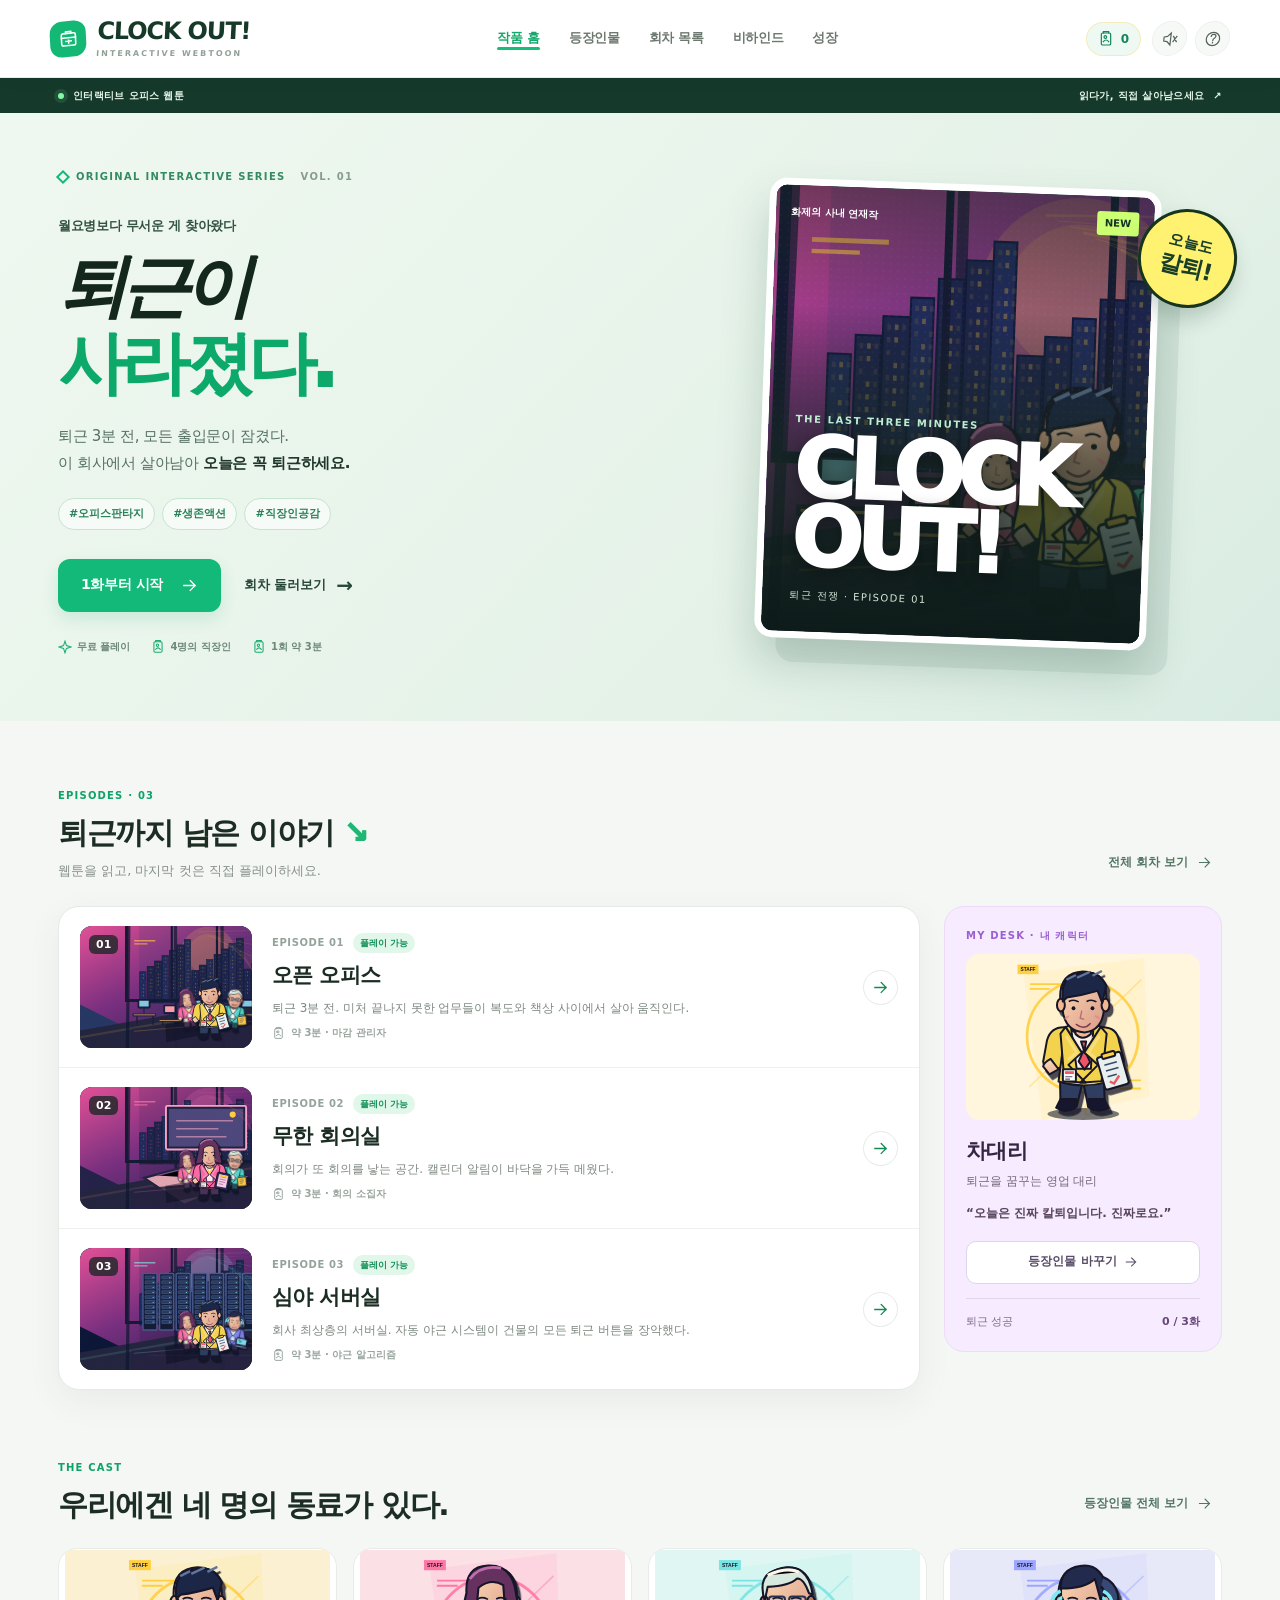
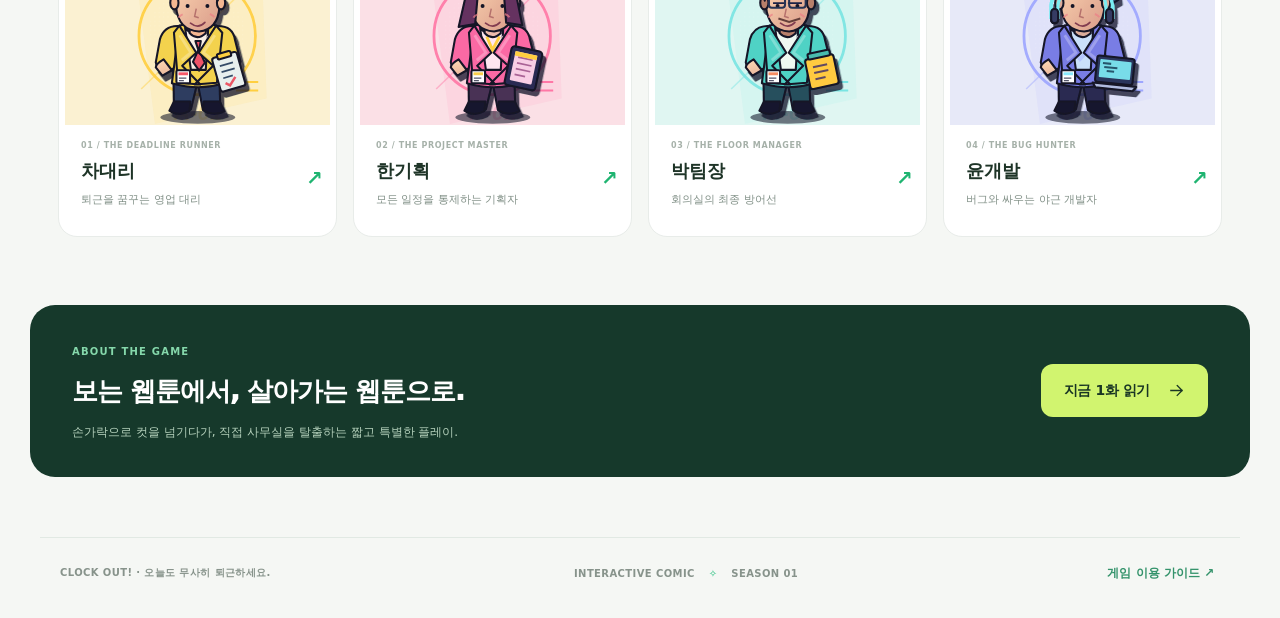
<file: aftergrow/index.html>
<!doctype html>
<html lang="ko">
<head>
<meta charset="utf-8">
<meta name="viewport" content="width=device-width,initial-scale=1,viewport-fit=cover">
<meta name="theme-color" content="#101022">
<meta name="description" content="퇴근 3분 전 폭주한 회사를 탈출하라! 네 명의 직장인이 펼치는 오피스 생존 액션.">
<title>CLOCK OUT! — 퇴근 전쟁</title>
<link rel="icon" href="[data-uri]" type="image/svg+xml">
<style>
/* AFTERGROW / A botanical field guide in cream, ink, and living green. */
:root{--bg:#121e1b;--panel:#1a2923;--line:#dae1bd26;--ink:#e9ebd8;--muted:#94a598;--green:#cadd93;--amber:#edc589;--blue:#a8c7db;--accent:#cadd93;--serif:Georgia,'Nanum Myeongjo','Batang',serif;--sans:'Pretendard','Noto Sans KR','Apple SD Gothic Neo','Malgun Gothic',system-ui,sans-serif;--mono:'SFMono-Regular',Consolas,monospace}
*{box-sizing:border-box}html{background:var(--bg);scroll-behavior:smooth}body{margin:0;color:var(--ink);font-family:var(--sans);font-size:14px;line-height:1.6;overflow-x:hidden}button,a{-webkit-tap-highlight-color:transparent}button{font:inherit;color:inherit;cursor:pointer;border:0;background:none}button:disabled{cursor:not-allowed;opacity:.42}button:focus-visible,a:focus-visible{outline:2px solid var(--amber);outline-offset:5px}button,svg{flex-shrink:0}a{color:inherit}h1,h2,h3,p{margin:0}img{max-width:100%;display:block}svg{display:block}button .icon{pointer-events:none}[hidden]{display:none!important}.icon{width:22px;height:22px}::selection{background:#cadd9370;color:#fff}small{font-size:11px}kbd{font-family:var(--mono);border:1px solid #eff1d530;border-radius:4px;font-size:10px;padding:2px 6px;background:#f0efcd09}
.app-shell{max-width:1800px;margin:auto}.topbar{height:98px;padding:0 4.2%;display:flex;align-items:center;justify-content:space-between;gap:24px;border-bottom:1px solid var(--line)}.brand{display:flex;align-items:center;gap:12px;text-align:left;padding:0;font:500 21px var(--serif);letter-spacing:2px}.brand>span:first-child{display:grid;place-items:center;width:40px;height:45px;border:1px solid #cadd9360;border-radius:20px 20px 12px 12px;color:var(--green)}.brand .icon{width:26px;height:26px}.brand small{font:10px var(--sans);color:var(--muted);display:block;letter-spacing:3px;margin-top:6px}.main-nav{display:flex;align-items:center;gap:27px;height:100%}.nav-link{height:100%;position:relative;padding:0;font-size:12px;color:#a8b5a5;white-space:nowrap}.nav-link.active{color:var(--green)}.nav-link.active:after{position:absolute;bottom:-1px;left:0;right:0;height:2px;background:var(--green);content:''}.nav-link sup{font:9px var(--mono);color:#718c76}.nav-link:hover{color:var(--ink)}.top-tools{display:flex;gap:13px;align-items:center}.tool-button{border:1px solid var(--line);border-radius:50%;width:35px;height:35px;display:inline-flex;justify-content:center;align-items:center;color:var(--muted)}.tool-button .icon{width:16px;height:16px}.tool-button:hover{border-color:#cadd93;color:var(--ink);background:#cadd930e}.seed-wallet{display:flex;align-items:center;gap:7px;font:12px var(--mono);color:var(--green);margin-right:3px}.seed-wallet .icon{width:16px;height:16px}
#main{position:relative;min-height:640px}#menu{animation:arrive .5s ease}.micro,.eyebrow{font:10px var(--mono);letter-spacing:2px;text-transform:uppercase}.eyebrow{color:var(--green);display:flex;align-items:center;gap:12px}.eyebrow:before{content:'';width:27px;height:1px;background:currentColor}.pill{border:1px solid #d0dda742;border-radius:20px;padding:4px 10px;font:9px var(--mono);letter-spacing:1.3px;color:#c5d4ae;white-space:nowrap}.muted{color:var(--muted)}.section-kicker{color:var(--muted);font:10px var(--mono);letter-spacing:2px;margin-bottom:10px}.primary,.secondary,.text-button{display:inline-flex;align-items:center;justify-content:center;gap:24px;text-decoration:none;transition:transform .18s,background .18s,border-color .18s}.primary{background:var(--green);color:#243623;min-height:54px;border:1px solid var(--green);padding:14px 27px;font-weight:650;font-size:13px;border-radius:3px}.primary .icon{width:19px}.primary:hover{background:#dcebb0;transform:translateY(-2px)}.secondary{border:1px solid #d0dda749;border-radius:3px;min-height:54px;padding:14px 24px;color:#dbe1c8;font-size:13px;background:#18302525}.secondary:hover{border-color:var(--green);background:#cadd930d}.text-button{font-size:12px;color:var(--muted);padding:10px 0;gap:9px}.text-button:hover{color:var(--green)}.text-button .icon{width:17px}.button-row{display:flex;align-items:center;gap:14px;flex-wrap:wrap}.large-number{font:italic 50px var(--serif);color:#dbe3c0}.flourish{color:var(--green);font-family:var(--serif);font-size:26px}
.hero{position:relative;min-height:686px;isolation:isolate;overflow:hidden;border-bottom:1px solid var(--line)}.hero-art{position:absolute;inset:0;z-index:-3}.hero-art img{width:100%;height:100%;object-fit:cover;object-position:center}.hero:before{content:'';position:absolute;inset:0;z-index:-1;background:linear-gradient(90deg,#12201bee 0%,#14221cdd 26%,#12221ca6 40%,#12211c14 60%,transparent 80%),linear-gradient(0deg,#12201bce,transparent 24%)}.hero:after,.paper-grain:after{content:'';position:absolute;inset:0;pointer-events:none;background-image:url("data:image/svg+xml,%3Csvg viewBox='0 0 150 150' xmlns='http://www.w3.org/2000/svg'%3E%3Cfilter id='n'%3E%3CfeTurbulence type='fractalNoise' baseFrequency='.77' numOctaves='3' stitchTiles='stitch'/%3E%3C/filter%3E%3Cpath fill='%23fff' filter='url(%23n)' opacity='.19' d='M0 0h150v150H0z'/%3E%3C/svg%3E");opacity:.16;mix-blend-mode:screen;z-index:1}.hero-copy{position:relative;padding:83px 0 109px 5.6%;max-width:620px;z-index:2}.hero-copy .eyebrow{margin-bottom:28px}.hero-wordmark{font:11px var(--mono);letter-spacing:6px;color:#b0c29b;margin-bottom:16px}.hero h1{font-family:var(--serif);font-size:clamp(38px,3.8vw,65px);font-weight:400;line-height:1.38;letter-spacing:-2.4px;word-break:keep-all}.hero h1 em{font-style:normal;color:#d0dda1}.hero-description{font-size:13px;line-height:1.95;color:#b3bfa8;margin:25px 0 29px;word-break:keep-all}.hero .button-row{gap:18px}.hero .secondary{border:0;padding:0 10px;color:#d3d9c0;font-size:12px}.hero .secondary .icon{width:17px}.hero-detail{display:flex;gap:27px;margin-top:27px;color:#b2bfa2;font:10px var(--mono);letter-spacing:.7px}.hero-detail span{display:flex;align-items:center;gap:6px}.hero-detail .icon{width:13px;height:13px;color:var(--green)}.hero-caption{position:absolute;bottom:96px;right:6%;text-align:right}.hero-caption strong{display:block;font:italic 20px var(--serif);color:#e4e3bd;margin:5px 0}.hero-caption .micro{font-size:9px;color:#a5b893}.hero-caption:before{content:'';display:block;width:80px;height:1px;background:#d4dcb660;margin:0 0 18px auto}.hero-bottom{position:absolute;z-index:2;bottom:0;left:5.6%;right:5.6%;height:60px;border-top:1px solid var(--line);display:flex;align-items:center;justify-content:space-between;gap:12px;color:#a3b396;font:9px var(--mono);letter-spacing:1.3px}.status{display:flex;align-items:center;gap:8px}.status:before{content:'';width:5px;height:5px;border-radius:50%;background:var(--green);box-shadow:0 0 9px #cadd9350}
.home-after{padding:37px 5.6% 42px;display:grid;grid-template-columns:1fr 2.2fr;gap:36px;align-items:center;border-bottom:1px solid var(--line)}.home-after h2{font:24px var(--serif);margin:6px 0 9px}.home-after p{font-size:12px;color:var(--muted)}.mini-roster{display:grid;grid-template-columns:repeat(4,1fr);gap:10px}.mini-character{position:relative;display:flex;align-items:center;gap:6px;background:#d8e8b105;border:1px solid var(--line);border-radius:3px;padding:0 9px 0 0;min-height:90px;text-align:left;transition:background .2s,transform .2s}.mini-character:hover{transform:translateY(-3px);background:#d8e8b10e}.mini-character img{width:68px;height:90px;object-fit:contain;object-position:50% 60%;align-self:end}.mini-character strong{font-size:12px;color:var(--accent);font-weight:500}.mini-character small{display:block;font:9px var(--mono);color:var(--muted);margin-top:6px}
.page{padding:43px 5.6% 52px;animation:arrive .4s ease}.page-heading{display:flex;align-items:flex-end;justify-content:space-between;gap:30px;margin-bottom:26px}.page-heading h1{font-family:var(--serif);font-size:34px;font-weight:400;letter-spacing:-1px;margin-top:12px}.page-heading p{color:var(--muted);font-size:12px;line-height:1.9;max-width:380px}.page-counter{font:italic 68px var(--serif);color:#a6bf862a;line-height:1}.roster-tabs{display:grid;grid-template-columns:repeat(4,1fr);gap:11px;margin-top:30px}.roster-tab{border:1px solid var(--line);padding:10px 18px;display:flex;align-items:center;gap:15px;text-align:left;background:#d8e8b103;transition:.2s}.roster-tab img{width:53px;height:65px;object-fit:contain}.roster-tab strong{font-size:13px;font-weight:500}.roster-tab small{display:block;color:var(--muted);font-size:10px;margin-top:3px}.roster-tab .tab-check{margin-left:auto;color:var(--accent);font-size:13px;opacity:0}.roster-tab.selected{border-color:var(--accent);background:color-mix(in srgb,var(--accent) 7%,transparent)}.roster-tab.selected .tab-check{opacity:1}.roster-tab:hover{border-color:var(--accent)}.roster-layout{display:grid;grid-template-columns:45% 1fr;gap:48px;align-items:center;border:1px solid var(--line);background:linear-gradient(115deg,#cadd9304,transparent 60%);position:relative;padding:18px 44px 18px 10px;min-height:460px}.roster-portrait{height:430px;position:relative;display:grid;place-items:center}.roster-portrait img{height:100%;object-fit:contain;animation:breathe 6s ease-in-out infinite}.portrait-caption{position:absolute;bottom:11px;left:15px;right:15px;display:flex;justify-content:space-between;font:8px var(--mono);letter-spacing:2px;color:var(--muted)}.character-name{display:flex;align-items:center;gap:18px;margin:7px 0 3px}.character-name h2{font-family:var(--serif);font-size:48px;letter-spacing:-1px;font-weight:400;color:var(--accent)}.character-name .pill{color:var(--accent);border-color:color-mix(in srgb,var(--accent) 35%,transparent)}.character-title{font-size:12px;color:#c4ceb6}.character-quote{font-family:var(--serif);font-size:18px;margin:21px 0 10px;letter-spacing:-.4px;color:#e2e5d1;word-break:keep-all}.character-bio{font-size:12px;line-height:1.95;color:var(--muted);max-width:510px;word-break:keep-all}.trait-grid{display:grid;grid-template-columns:1fr 1fr;gap:17px;margin:22px 0 23px;padding-top:20px;border-top:1px solid var(--line)}.trait{display:flex;gap:11px;align-items:flex-start}.trait>.icon{color:var(--accent);width:24px;margin-top:3px}.trait label{display:block;font:8px var(--mono);letter-spacing:1.3px;color:var(--muted)}.trait strong{display:block;font-size:12px;font-weight:550;margin:2px 0 4px}.trait p{font-size:10px;color:#99ad9b;line-height:1.8}.character-stats{display:flex;gap:25px;margin:16px 0 19px}.stat-row{display:flex;align-items:center;gap:9px;color:var(--muted);font-size:10px}.stat-pips{display:flex;gap:3px}.stat-pips i{height:5px;width:13px;background:#cedfa919}.stat-pips i.on{background:var(--accent)}
.chapter-grid{display:grid;grid-template-columns:repeat(3,1fr);gap:19px}.chapter-card{display:flex;flex-direction:column;text-align:left;border:1px solid var(--line);background:#d9e5bd03;position:relative;padding:0;overflow:hidden}.chapter-card.selected{border-color:var(--accent)}.chapter-card:hover .chapter-picture img{transform:scale(1.04)}.chapter-picture{height:211px;width:100%;position:relative;overflow:hidden}.chapter-picture img{width:100%;height:100%;object-fit:cover;object-position:72% center;transition:transform .4s}.chapter-picture:after{content:'';position:absolute;inset:0;background:linear-gradient(0deg,#15251dc9,transparent 50%)}.chapter-number{position:absolute;left:21px;top:10px;font:italic 52px var(--serif);color:#ecedd2a6}.chapter-stamp{position:absolute;right:17px;top:21px;font:8px var(--mono);letter-spacing:2px;border:1px solid #dce6c554;padding:4px 8px;background:#19291e66;color:#e5e8c9}.chapter-info{padding:22px 24px 24px;flex:1}.chapter-info .micro{font-size:8px;color:var(--accent);letter-spacing:1.8px}.chapter-info h2{font:27px var(--serif);margin:8px 0 10px;font-weight:400}.chapter-info p{font-size:11px;color:var(--muted);line-height:1.95;word-break:keep-all}.chapter-meta{display:flex;align-items:center;justify-content:space-between;margin-top:21px;padding-top:15px;border-top:1px solid var(--line);font:10px var(--mono);color:#bacab0}.chapter-meta .icon{width:16px}.expedition-bar{display:flex;align-items:center;gap:22px;padding:18px 24px;background:#d5e7b206;border:1px solid var(--line);margin-top:24px}.expedition-bar img{width:62px;height:74px;object-fit:contain}.expedition-bar .expedition-copy{flex:1}.expedition-copy h3{font-size:14px;font-weight:500;margin:4px 0}.expedition-copy p{font-size:11px;color:var(--muted)}.expedition-bar .primary{margin-left:auto}.map-note{color:#91a58f;font-size:10px;margin-top:17px}
.archive-layout{display:grid;grid-template-columns:1fr 1.15fr;gap:28px;align-items:start}.archive-list{display:grid;grid-template-columns:1fr 1fr;gap:11px}.archive-item{min-height:96px;padding:18px;text-align:left;border:1px solid var(--line);display:flex;align-items:center;gap:14px;background:#dae0bc03}.archive-item>.icon{color:var(--green);width:22px}.archive-item strong{display:block;font-size:12px;font-weight:500;margin-top:7px}.archive-item small{font:8px var(--mono);letter-spacing:.8px;color:var(--muted)}.archive-item.selected{border-color:var(--green);background:#cadd930b}.archive-item.locked{opacity:.5}.archive-item.locked>.icon{color:var(--muted)}.archive-page{background:#dedeca;color:#344437;padding:42px 40px;min-height:480px;position:relative;box-shadow:4px 6px 0 #bdc3a622}.archive-page:before{content:'';position:absolute;inset:12px;border:1px solid #7483654a;pointer-events:none}.archive-page .micro{color:#6f7d63;font-size:9px}.archive-page h2{font:30px var(--serif);margin:38px 0 27px}.archive-page p{font:15px/2.3 var(--serif);word-break:keep-all}.archive-page .archive-sign{font:italic 16px var(--serif);color:#7e8c6a;text-align:right;margin-top:35px}.archive-decoration{display:flex;align-items:center;justify-content:space-between;border-bottom:1px solid #7e8c6a4d;padding-bottom:20px}.archive-decoration .icon{width:32px;height:32px;color:#7e8c6a}
.workshop-grid{display:grid;grid-template-columns:repeat(3,1fr);gap:20px}.research-card{border:1px solid var(--line);padding:28px;background:#d8e8b103}.research-card>.icon{width:41px;height:41px;color:var(--green);margin-bottom:20px}.research-card h2{font:24px var(--serif);margin:9px 0}.research-card p{font-size:11px;color:var(--muted);min-height:40px}.research-card .stat-pips{margin:20px 0}.research-card .stat-pips i{width:36px;background:#cadd931a}.research-card .stat-pips .on{background:var(--green)}.research-card button{width:100%;margin-top:9px;min-height:45px}.recipe-section{margin-top:36px;border-top:1px solid var(--line);padding-top:29px}.recipe-section h2{font:24px var(--serif);margin:8px 0 22px}.recipe-grid{display:grid;grid-template-columns:repeat(3,1fr);gap:18px}.recipe{border:1px solid var(--line);padding:20px;display:flex;gap:13px;align-items:flex-start}.recipe>.icon{color:var(--amber);margin-top:3px}.recipe strong{font-size:12px;font-weight:500}.recipe p{font-size:10px;color:var(--muted);margin:6px 0;line-height:1.8}.recipe .micro{font-size:8px;color:var(--amber);letter-spacing:.5px}
#footer{display:flex;align-items:center;justify-content:space-between;gap:16px;padding:25px 5.6%;font:8px var(--mono);letter-spacing:1px;color:#788c7c}#footer i{font-style:normal;padding:0 10px;color:var(--green)}#footer button{font-size:10px;color:#a4b497}.site-toast{position:fixed;bottom:28px;left:50%;transform:translate(-50%,20px);opacity:0;background:#e0e5c7;color:#273c29;padding:12px 24px;border-radius:4px;font-size:12px;z-index:60;pointer-events:none;transition:.2s;max-width:90vw;text-align:center;box-shadow:0 5px 25px #08100a60}.site-toast.visible{transform:translate(-50%,0);opacity:1}
body.in-game{overflow:hidden}body.in-game .topbar{height:66px;padding:0 3%;background:#101d18}body.in-game .brand{font-size:17px}body.in-game .brand small{display:none}body.in-game .brand>span:first-child{height:33px;width:30px;border-radius:16px 16px 8px 8px}body.in-game .brand .icon{width:20px;height:20px}body.in-game .main-nav{display:none}body.in-game #main{min-height:0}body.in-game #footer{display:none}.play-view{height:calc(100dvh - 66px);min-height:360px;position:relative;overflow:hidden;touch-action:none;background:#223a30}.play-view canvas{width:100%;height:100%;display:block;outline:0;touch-action:none}.play-vignette{position:absolute;inset:0;pointer-events:none;background:radial-gradient(ellipse at center,transparent 42%,#10231b88 100%)}.hud{position:absolute;top:0;left:0;right:0;display:flex;justify-content:space-between;align-items:flex-start;padding:24px 30px 38px;background:linear-gradient(#0b211be0,#0b211b55 70%,transparent);pointer-events:none;color:#edf0d8}.hud-person{display:flex;align-items:center;gap:14px;min-width:220px}.hud-person>img{width:55px;height:62px;object-fit:cover;border:1px solid #d9e2b534;border-radius:28px 28px 18px 18px;background:#acbe8433}.hud-person>div{width:174px}.hud-person .micro{font-size:9px;letter-spacing:1.5px;color:var(--accent)}.hp-track{height:7px;background:#e2edb926;margin-top:8px;border-radius:4px;overflow:hidden}.hp-track i{display:block;height:100%;background:linear-gradient(90deg,#98b76c,#d2e4a6);width:100%;transition:width .15s}.hp-meta{display:flex;justify-content:space-between;margin-top:5px;font:9px var(--mono);color:#c0ccac}.hud-clock{text-align:center;position:absolute;left:50%;transform:translateX(-50%);top:21px}.hud-clock .micro{font-size:8px;color:#c4d0b2;letter-spacing:1.8px}.hud-clock strong{display:block;font:40px var(--serif);letter-spacing:2px;line-height:1.15;margin:7px 0 6px}.hud-clock>span:last-child{display:block;font-size:9px;color:#a9bfa5}.hud-counter{text-align:right;display:grid;grid-template-columns:auto 38px;gap:1px 18px;align-items:center}.hud-counter>.micro{font-size:9px;grid-column:1;color:#b2c3a5}.hud-counter>strong{font:29px var(--serif);grid-column:1}.hud-counter>.tool-button{grid-column:2;grid-row:1/3;pointer-events:auto;background:#10291b70;color:#dae1b9}.xp-track{position:absolute;height:3px;left:0;right:0;top:0;background:#17291d}.xp-track>i{display:block;height:100%;width:0;background:#e4c58d;box-shadow:0 0 9px #e4c58d88}.xp-track span{display:none}.boss-hud{position:absolute;left:50%;top:127px;transform:translateX(-50%);width:min(400px,46%);pointer-events:none}.boss-hud>div:first-child{display:flex;justify-content:space-between;font-size:11px;color:#edd9b5;margin-bottom:6px;text-shadow:0 2px #183327}.boss-hud>div:last-child{height:5px;background:#eee0c222;border-radius:3px;overflow:hidden}.boss-hud i{display:block;height:100%;background:#dd9b7c;transition:width .13s}.mission{position:absolute;left:30px;top:122px;border-left:1px solid #d1dfba50;padding-left:13px;max-width:208px;pointer-events:none}.mission>.micro{font-size:8px;letter-spacing:1.5px;color:#c7d8b1}.mission>p{font-size:10px;color:#c2d0b2;line-height:1.8;margin:5px 0;text-shadow:0 1px #1b3023}.mission>span:last-child{font:9px var(--mono);color:#a3c494}.actionbar{position:absolute;bottom:22px;left:30px;right:30px;display:flex;align-items:flex-end;justify-content:space-between;gap:20px;pointer-events:none}.module-rack{display:flex;gap:6px;align-items:center;flex-wrap:wrap;max-width:480px}.module-slot{width:35px;height:39px;background:#142a22d9;border:1px solid #c1d4a735;border-radius:3px;display:grid;place-items:center;position:relative;color:#ceddae;pointer-events:auto}.module-slot .icon{width:19px;height:19px}.module-slot small{position:absolute;right:-3px;bottom:-3px;font:8px var(--mono);color:#1e3524;background:#d2dda8;padding:1px 3px;border-radius:2px}.module-slot.evolution{border-color:var(--amber);color:var(--amber)}.skill-buttons{display:flex;gap:9px;pointer-events:auto}.ability-button{background:#132b23eb;backdrop-filter:blur(8px);border:1px solid #cddfb66b;border-radius:5px;display:flex;align-items:center;position:relative;gap:12px;padding:10px 13px;text-align:left;min-width:177px;overflow:hidden;isolation:isolate}.ability-button.dash{min-width:135px;border-color:#a4c8bd55}.ability-icon{color:var(--accent)}.ability-icon .icon{width:27px;height:27px}.ability-button b{font-weight:500;font-size:11px;display:block}.ability-button small{font:8px var(--mono);color:#a9c095;display:block;margin-top:4px}.ability-button kbd{margin-left:auto;align-self:flex-end;padding:2px 4px;font-size:8px;color:#c8d6b0}.ability-button i{position:absolute;bottom:0;left:0;right:0;height:0;background:#49614775;z-index:-1}.ability-button.ready{box-shadow:0 0 25px #cadd9308}.ability-button:hover{border-color:var(--green)}.touch-stick{position:absolute;width:94px;height:94px;border:1px solid #d5e8b35c;border-radius:50%;background:#c2dba619;pointer-events:none;z-index:4;box-shadow:inset 0 0 35px #1c37215e}.touch-stick div{position:absolute;width:36px;height:36px;top:28px;left:28px;border-radius:50%;background:#d0e1b868;border:1px solid #d4e6b17d}.battle-toast{position:absolute;bottom:107px;left:50%;transform:translateX(-50%);padding:9px 19px;background:#10251fe8;border:1px solid #cadca444;border-radius:3px;text-align:center;font-size:11px;color:#d6e5b2;pointer-events:none;opacity:0;transition:opacity .2s;max-width:80%}.battle-toast.visible{opacity:1}.chapter-cut{position:absolute;top:38%;left:0;right:0;text-align:center;pointer-events:none;background:linear-gradient(90deg,transparent,#10261fdc 35%,#10261fdc 65%,transparent);padding:19px 0 23px;animation:cut-in 3s ease both}.chapter-cut .micro{color:var(--amber);font-size:9px;letter-spacing:4px}.chapter-cut h2{font:36px var(--serif);margin:9px 0;color:#ede7c7}.chapter-cut p{color:#a8bba2;font-size:11px}
.overlay{position:fixed;inset:0;background:#0e201bda;backdrop-filter:blur(10px);z-index:30;overflow:auto;display:flex;align-items:center;justify-content:center;padding:40px;animation:arrive .25s ease}.overlay.dialogue{background:#101e1aec;backdrop-filter:blur(4px)}.overlay-close{position:absolute;right:26px;top:24px}.modal{max-width:1040px;width:100%;position:relative}.modal-top{text-align:center;margin-bottom:32px}.modal-top .eyebrow{justify-content:center}.modal-top .eyebrow:after{content:'';height:1px;width:27px;background:currentColor}.modal-top h2{font:34px var(--serif);margin:15px 0 12px;font-weight:400}.modal-top>p{color:var(--muted);font-size:12px}.upgrade-cards{display:grid;grid-template-columns:repeat(3,1fr);gap:20px}.upgrade-card{position:relative;border:1px solid #d9e0bd46;background:linear-gradient(145deg,#344834cc,#1b3029ed);padding:26px;text-align:left;display:flex;flex-direction:column;min-height:337px;transition:transform .2s,border-color .2s;isolation:isolate}.upgrade-card:hover{transform:translateY(-7px);border-color:var(--accent);background:linear-gradient(145deg,#4b5d3dbb,#263b2ded)}.upgrade-card .card-key{position:absolute;right:16px;top:16px;font:10px var(--mono);color:var(--muted);border:1px solid #e0e4bc26;padding:0 5px}.card-art{height:99px;margin:10px 0 22px;display:flex;align-items:center;justify-content:center;position:relative;color:var(--accent)}.card-art:before{content:'';position:absolute;width:98px;height:98px;border:1px solid currentColor;border-radius:50%;opacity:.17}.card-art:after{content:'';position:absolute;width:76px;height:76px;border:1px dashed currentColor;border-radius:50%;opacity:.2}.card-art>.icon{width:44px;height:44px;stroke-width:1}.upgrade-card .micro{color:var(--accent);font-size:8px;letter-spacing:1.7px}.upgrade-card h3{font:24px var(--serif);margin:9px 0 11px;font-weight:400}.upgrade-card>p{font-size:11px;line-height:1.9;color:#b0bda4;flex:1;word-break:keep-all}.card-bottom{display:flex;align-items:center;justify-content:space-between;border-top:1px solid #d4deaf26;padding-top:15px;margin-top:19px;font:10px var(--mono);color:var(--accent)}.card-bottom .icon{width:17px}.upgrade-card.evolution{border-color:#e5c384a1;background:linear-gradient(145deg,#74604744,#213328)}.modal-foot{display:flex;align-items:center;justify-content:center;gap:20px;font-size:10px;color:var(--muted);margin-top:23px}.modal-foot button{color:var(--green);font-size:11px}.compact-modal{width:min(430px,100%);text-align:center;border:1px solid var(--line);background:#1a2a22;padding:43px 36px}.compact-modal .eyebrow{justify-content:center}.compact-modal h2{font:32px var(--serif);margin:20px 0 13px}.compact-modal p{font-size:12px;color:var(--muted);line-height:1.9;margin-bottom:25px}.compact-modal .primary,.compact-modal .secondary{width:100%;margin-top:10px}.compact-modal .text-button{margin-top:13px}.compact-modal .micro{color:var(--muted);font-size:9px}.motion-control{display:flex;align-items:center;justify-content:center;gap:8px;color:#b3c0a7;font-size:11px;margin:22px 0 0}.motion-control input{accent-color:var(--green)}
.dialogue-stage{max-width:1090px;width:100%;display:grid;grid-template-columns:43% 57%;position:relative;align-items:center;min-height:480px}.dialogue-portrait{height:475px;position:relative;display:grid;place-items:center}.dialogue-portrait img{height:100%;object-fit:contain;animation:breathe 6s ease infinite}.radio-art{width:230px;height:270px;display:grid;place-items:center;border:1px solid #cad6a326;border-radius:50% 50% 40% 40%;position:relative;background:radial-gradient(ellipse,#c9d59112,transparent 70%)}.radio-art>.icon{width:85px;height:85px;color:var(--green);stroke-width:.8}.radio-art:before,.radio-art:after{content:'';position:absolute;inset:17px;border:1px solid #cad6a326;border-radius:50%}.radio-art:after{inset:-30px;border-style:dashed;opacity:.5}.dialogue-paper{padding:42px 42px 35px;border-top:1px solid #ccdbb74d;border-bottom:1px solid #ccdbb74d;background:linear-gradient(110deg,#c7d9aa06,transparent)}.dialogue-paper .micro{color:var(--accent);font-size:9px;line-height:1.8}.dialogue-paper h2{font:27px var(--serif);margin:19px 0 24px;font-weight:400}.dialogue-text{font-size:17px;line-height:2.05;color:#d7dec6;word-break:keep-all;min-height:145px;font-family:var(--serif)}.dialogue-controls{margin-top:27px;display:flex;align-items:center;justify-content:space-between;gap:16px}.dialogue-dots{display:flex;gap:6px}.dialogue-dots i{height:4px;width:21px;background:#c6d8a42a}.dialogue-dots i.on{background:var(--green)}.dialogue-controls .primary{min-height:43px;padding:10px 18px;font-size:12px}.dialogue-controls .text-button{font-size:11px}.story-choice{max-width:800px;width:100%;border:1px solid var(--line);padding:39px 42px;background:#192e26}.story-choice .story-icon{width:48px;height:48px;color:var(--amber);margin:0 auto 20px}.story-choice .eyebrow{justify-content:center;color:var(--amber);font-size:9px}.story-choice h2{font:32px var(--serif);text-align:center;margin:16px 0 20px}.story-choice>p{font:16px/2.1 var(--serif);color:#c4d0b5;word-break:keep-all;max-width:600px;margin:auto}.story-options{display:grid;grid-template-columns:1fr 1fr;gap:17px;margin-top:30px}.story-option{border:1px solid #d5ddb946;background:#d5ddb905;text-align:left;padding:19px;transition:.2s}.story-option:hover{border-color:var(--green);background:#d5ddb90b}.story-option strong{display:block;font-size:13px;font-weight:500;margin-bottom:10px;color:#e4e9ca}.story-option small{font-size:10px;color:#afc298}.story-options .icon{width:17px;float:right}.story-reply{color:var(--green)!important;margin-top:15px!important}.story-choice .button-row{justify-content:center;margin-top:26px}
.result-modal{max-width:820px;width:100%;display:grid;grid-template-columns:32% 1fr;gap:30px;align-items:center;border:1px solid var(--line);background:#192c23;padding:36px}.result-art img{width:100%;max-height:390px;object-fit:contain}.result-copy .eyebrow{font-size:9px;color:var(--amber)}.result-copy h2{font:32px var(--serif);font-weight:400;margin:17px 0}.result-copy>p{font-size:13px;color:#c1cdb3;line-height:2;word-break:keep-all}.result-copy .ending-line{font-family:var(--serif);font-size:12px;color:#93ac8c;margin-top:12px}.result-stats{display:grid;grid-template-columns:repeat(4,1fr);gap:13px;border-top:1px solid var(--line);border-bottom:1px solid var(--line);margin:22px 0 15px;padding:18px 0}.result-stats label{font-size:9px;color:var(--muted);display:block}.result-stats strong{font:24px var(--serif);display:block;margin-top:7px}.reward-line{display:flex;gap:9px;align-items:center;font-size:12px;color:var(--green);margin-bottom:23px}.reward-line>.icon{width:18px}.result-copy .button-row{gap:10px}.result-copy .primary,.result-copy .secondary{font-size:11px;padding:11px 17px;min-height:44px}
.help-modal{max-width:660px;width:100%;padding:34px 38px;border:1px solid var(--line);background:#1a2e24;position:relative}.help-modal h2{font:29px var(--serif);margin:18px 0 26px}.help-rows{display:flex;flex-direction:column;gap:16px}.help-row{display:grid;grid-template-columns:135px 1fr;gap:17px;border-bottom:1px solid var(--line);padding-bottom:15px}.help-row>span{align-self:start;display:flex;gap:4px;flex-wrap:wrap;color:var(--green);font-size:11px}.help-row strong{font-size:12px;display:block;margin-bottom:4px}.help-row p{font-size:11px;color:var(--muted);line-height:1.85}.help-tip{font-size:11px;line-height:1.9;color:#b1c3a4;margin:23px 0}.help-modal>.primary{min-height:44px}
@keyframes arrive{from{opacity:0;transform:translateY(9px)}to{opacity:1;transform:translateY(0)}}@keyframes breathe{0%,100%{transform:translateY(0)}50%{transform:translateY(-7px)}}@keyframes cut-in{0%{opacity:0;transform:translateY(7px)}15%,75%{opacity:1;transform:translateY(0)}100%{opacity:0;transform:translateY(-7px)}}body.low-motion *,body.low-motion *:before,body.low-motion *:after{animation:none!important;transition:none!important;scroll-behavior:auto!important}
@media(min-width:1600px){.hero-copy{max-width:690px;padding-top:100px}.hero{min-height:750px}.hero h1{font-size:66px}.hero-description{font-size:14px}}
@media(max-width:1150px){.topbar{gap:15px;padding:0 3%;height:86px}.main-nav{gap:18px}.brand{font-size:18px}.top-tools{gap:8px}.hero{min-height:642px}.hero-copy{padding-top:73px;max-width:505px}.hero h1{font-size:43px}.hero-art img{object-position:58% center}.hero-description{max-width:360px}.hero-caption{right:4%;bottom:102px}.home-after{grid-template-columns:1fr 2fr;gap:23px}.mini-character{padding-right:5px;gap:0}.mini-character img{width:51px;height:78px}.mini-character strong{font-size:11px}.mini-character small{font-size:8px}.roster-layout{gap:16px;padding-right:25px}.character-quote{font-size:17px}.roster-portrait{height:410px}.trait-grid{gap:14px}.roster-tab{padding:8px 10px;gap:10px}.chapter-picture{height:170px}.chapter-info{padding:20px}.archive-page{padding:36px 29px}.page-heading{align-items:center}.page-heading p{max-width:300px}.hud-person{min-width:190px}.hud-person>div{width:145px}.skill-buttons{gap:7px}.ability-button{min-width:153px;gap:8px}.module-rack{max-width:310px}}
@media(max-width:850px){.topbar{height:112px;flex-wrap:wrap;gap:0;padding:14px 5% 0}.brand{height:42px}.brand small{font-size:9px;letter-spacing:2px}.brand>span:first-child{width:33px;height:39px}.main-nav{height:44px;order:3;width:100%;justify-content:space-between;gap:12px;margin-top:9px}.nav-link{font-size:11px}.top-tools{margin-left:auto}.hero-copy{padding:63px 0 110px 5.6%;max-width:455px}.hero h1{font-size:39px}.hero{min-height:606px}.hero-art img{object-position:61% center}.hero:before{background:linear-gradient(90deg,#14231bef 0%,#14231bc9 38%,#14231b22 85%),linear-gradient(0deg,#12201bdd,transparent 35%)}.hero-caption{display:none}.hero-description{font-size:12px;max-width:285px}.hero-detail{gap:18px;font-size:9px}.hero .primary{padding:13px 19px;gap:19px}.hero .secondary{font-size:11px}.hero-bottom{font-size:8px;letter-spacing:.5px}.home-after{display:block;padding-top:30px}.home-after>div:first-child{margin-bottom:22px}.mini-character img{width:60px;height:81px}.mini-character strong{font-size:12px}.page{padding-top:32px}.page-heading{gap:20px}.page-heading h1{font-size:29px}.page-heading p{font-size:11px;max-width:265px}.roster-layout{grid-template-columns:42% 1fr;gap:8px;padding:18px}.roster-portrait{height:325px}.character-name h2{font-size:38px}.character-quote{font-size:16px;margin-top:15px}.character-bio{font-size:11px}.trait-grid{grid-template-columns:1fr;margin:15px 0;padding-top:15px;gap:10px}.trait p{font-size:10px}.trait>svg{width:20px}.character-stats{gap:10px;flex-wrap:wrap}.stat-row{font-size:9px}.stat-pips i{width:9px}.roster-tab{padding:10px;gap:3px}.roster-tab img{width:37px;height:45px}.roster-tab small{font-size:8px}.roster-tab strong{font-size:11px}.roster-tab .tab-check{display:none}.roster-tabs{gap:8px;margin-top:17px}.chapter-grid{gap:12px}.chapter-info{padding:17px 14px}.chapter-info h2{font-size:22px}.chapter-info .micro{font-size:7px}.chapter-info p{font-size:10px}.chapter-meta{font-size:9px}.chapter-picture{height:145px}.chapter-number{font-size:42px;left:12px}.chapter-stamp{right:9px;top:14px;font-size:7px;padding:3px 5px}.expedition-bar{padding:14px;gap:12px}.expedition-bar .primary{padding:11px 17px;font-size:11px;gap:17px}.expedition-copy p{font-size:10px}.archive-layout{gap:18px}.archive-list{grid-template-columns:1fr}.archive-item{min-height:67px;padding:12px 17px}.archive-page{padding:31px 24px;min-height:560px}.archive-page p{font-size:14px}.archive-page h2{font-size:24px;margin:26px 0}.workshop-grid{gap:12px}.research-card{padding:21px 17px}.research-card h2{font-size:20px}.research-card p{font-size:10px}.recipe-grid{gap:12px}.recipe{padding:15px;gap:10px}.recipe>.icon{width:18px}.recipe p{font-size:9px}.recipe .micro{font-size:7px}#footer>span:nth-child(2){display:none}.overlay{padding:27px}.upgrade-card{padding:21px;min-height:326px}.upgrade-card h3{font-size:21px}.upgrade-card>p{font-size:10px}.upgrade-cards{gap:13px}.modal-top h2{font-size:29px}.dialogue-stage{grid-template-columns:38% 62%}.dialogue-portrait{height:350px}.dialogue-paper{padding:30px 24px}.dialogue-text{font-size:15px}.dialogue-paper h2{font-size:25px}.radio-art{width:160px;height:220px}.result-modal{grid-template-columns:25% 1fr;padding:28px;gap:17px}.result-copy h2{font-size:28px}.result-copy>p{font-size:12px}.result-stats{gap:9px}.hud{padding:20px}.hud-person>img{width:44px;height:50px}.hud-person>div{width:126px}.hud-clock strong{font-size:34px}.hud-clock .micro{font-size:7px}.hud-counter{gap:1px 10px}.hud-counter>strong{font-size:24px}.hud-counter>.micro{font-size:8px}.mission{left:20px;max-width:175px;top:108px}.mission>p{font-size:9px}.actionbar{left:20px;right:20px;bottom:19px;gap:12px}.module-rack{max-width:235px}.module-slot{width:29px;height:33px}.module-slot .icon{width:16px}.ability-button{min-width:142px;padding:9px;gap:7px}.ability-button.dash{min-width:103px}.ability-button b{font-size:10px}.ability-button kbd{display:none}.ability-icon .icon{width:22px}}
@media(max-width:600px){.topbar{padding-left:5%;padding-right:5%}.top-tools{gap:9px}.seed-wallet{font-size:10px}.tool-button{width:31px;height:31px}.brand{font-size:17px}.brand small{font-size:8px}.main-nav{gap:7px}.nav-link{font-size:10px}.hero{min-height:755px}.hero-art{top:222px;height:540px}.hero-art img{object-position:73% center}.hero:before{background:linear-gradient(180deg,#15261f 0%,#15261f 25%,#15261fde 39%,#15261f0a 65%,#14251bbd 95%)}.hero-copy{padding:35px 7% 0;max-width:100%}.hero-copy .eyebrow{font-size:8px;margin-bottom:19px;letter-spacing:1.4px}.hero-wordmark{font-size:8px;letter-spacing:4px;margin-bottom:12px}.hero h1{font-size:37px;line-height:1.4;letter-spacing:-1.7px}.hero-description{font-size:11px;line-height:1.9;margin:15px 0 20px;max-width:330px}.hero .button-row{gap:14px}.hero .primary{min-height:47px;font-size:11px;padding:11px 19px;gap:20px}.hero .secondary{min-height:47px;font-size:10px;gap:7px;padding:0}.hero .secondary .icon{width:15px}.hero-detail{margin-top:18px;gap:19px;font-size:8px;letter-spacing:0}.hero-detail .icon{width:11px}.hero-bottom{height:46px;left:7%;right:7%;font-size:7px}.hero-bottom>span:last-child{display:none}.home-after{padding:27px 7% 30px}.home-after h2{font-size:23px}.home-after p{font-size:11px}.mini-roster{grid-template-columns:repeat(2,1fr);gap:10px}.mini-character{gap:7px;min-height:82px}.mini-character img{width:65px;height:82px}.mini-character small{font-size:8px}.page{padding:28px 6% 35px}.page-heading{display:block;margin-bottom:23px;position:relative}.page-heading h1{font-size:28px;margin-top:10px}.page-heading p{margin-top:11px;max-width:95%;font-size:11px}.page-heading .page-counter{position:absolute;right:0;top:0;font-size:51px}.page-heading .eyebrow{font-size:8px;letter-spacing:1.4px}.roster-tabs{margin:0 0 16px;gap:6px}.roster-tab{flex-direction:column;padding:8px 3px;gap:1px;text-align:center}.roster-tab img{height:53px;width:45px}.roster-tab strong{font-size:10px}.roster-tab small{display:none}.roster-layout{display:block;padding:0 20px 25px}.roster-portrait{height:280px;margin-bottom:0}.portrait-caption{font-size:7px;bottom:16px;left:0;right:0;letter-spacing:1px}.character-name h2{font-size:39px}.character-info .micro{font-size:8px}.character-name{gap:15px}.character-title{font-size:11px}.character-quote{font-size:17px;margin:15px 0 9px}.character-bio{font-size:11px;line-height:1.95}.trait-grid{grid-template-columns:1fr 1fr;gap:13px}.trait{gap:7px}.trait>.icon{width:19px;height:19px}.trait p{font-size:9px;line-height:1.9}.trait strong{font-size:11px}.trait label{font-size:7px}.character-stats{gap:20px;margin-bottom:21px}.stat-row{font-size:9px;gap:6px}.stat-pips i{width:9px}.character-info .primary{min-height:47px;width:100%;font-size:12px}.chapter-grid{grid-template-columns:1fr;gap:17px}.chapter-card{display:grid;grid-template-columns:36% 1fr;min-height:190px}.chapter-picture{height:100%;min-height:190px}.chapter-picture img{object-position:71% center}.chapter-number{left:11px;top:8px;font-size:37px;z-index:1}.chapter-stamp{top:auto;bottom:15px;left:10px;right:auto;z-index:1;font-size:6px}.chapter-info{padding:20px 18px 18px}.chapter-info h2{font-size:24px}.chapter-info .micro{font-size:7px;letter-spacing:.7px}.chapter-info p{font-size:10px}.chapter-meta{font-size:8px;margin-top:16px;padding-top:12px}.expedition-bar{flex-wrap:wrap;padding:16px}.expedition-bar img{height:57px;width:49px}.expedition-copy h3{font-size:12px}.expedition-copy .micro{font-size:7px;letter-spacing:1px}.expedition-copy p{font-size:9px}.expedition-bar .primary{width:100%;min-height:46px;margin:3px 0 0}.map-note{font-size:9px;line-height:1.8}.archive-layout{grid-template-columns:1fr}.archive-list{grid-template-columns:1fr 1fr;gap:8px}.archive-item{padding:12px 9px;gap:8px;min-height:77px}.archive-item>.icon{width:17px}.archive-item strong{font-size:10px;margin-top:4px}.archive-item small{font-size:7px}.archive-page{min-height:360px;padding:31px 26px}.archive-page h2{font-size:28px}.archive-page p{font-size:14px;line-height:2.25}.workshop-grid{grid-template-columns:1fr}.research-card{padding:23px;display:grid;grid-template-columns:42px 1fr;column-gap:17px;row-gap:1px}.research-card>.icon{grid-column:1;grid-row:1/5;width:32px;height:32px;margin-top:10px}.research-card .micro{font-size:8px}.research-card h2{font-size:23px}.research-card p{min-height:0}.research-card .stat-pips{margin:13px 0;grid-column:2}.research-card button{grid-column:1/3;min-height:44px;margin-top:8px}.recipe-grid{grid-template-columns:1fr}.recipe{padding:18px}.recipe strong{font-size:12px}.recipe p{font-size:10px}.recipe .micro{font-size:8px}.recipe>.icon{width:22px}.recipe-section{margin-top:27px}.recipe-section h2{font-size:24px}#footer{padding:21px 6%;font-size:6px;letter-spacing:.4px}#footer button{font-size:8px}body.in-game .topbar{height:54px;flex-wrap:nowrap;padding:0 4%;gap:15px}body.in-game .brand{font-size:14px;height:auto;gap:8px}body.in-game .brand>span:first-child{width:27px;height:31px}body.in-game .top-tools{gap:9px}body.in-game .seed-wallet{display:none}.play-view{height:calc(100dvh - 54px);min-height:320px}.hud{padding:17px 14px 43px}.hud-person{gap:7px;min-width:128px}.hud-person>img{height:40px;width:32px}.hud-person>div{width:92px}.hud-person .micro{font-size:7px;letter-spacing:.2px}.hp-track{height:5px;margin-top:6px}.hp-meta{font-size:7px;margin-top:5px}.hud-clock{top:17px;left:56%}.hud-clock .micro{font-size:6px;letter-spacing:.7px}.hud-clock strong{font-size:28px;margin:6px 0 4px;letter-spacing:.7px}.hud-clock>span:last-child{font-size:7px;max-width:116px;margin:auto}.hud-counter{gap:0;display:flex;flex-direction:column;align-items:flex-end}.hud-counter>.micro{display:none}.hud-counter>strong{font-size:20px}.hud-counter>.tool-button{width:25px;height:25px;font-size:11px;margin-top:5px}.xp-track{height:3px}.mission{top:94px;left:15px;max-width:146px;padding-left:8px}.mission>.micro{font-size:6px;letter-spacing:.9px}.mission>p{font-size:8px;line-height:1.8;margin:4px 0;max-width:132px}.mission>span:last-child{font-size:7px}.boss-hud{top:125px;width:55%;left:60%}.boss-hud>div:first-child{font-size:9px}.boss-hud>div:last-child{height:4px}.actionbar{bottom:max(16px,env(safe-area-inset-bottom));left:13px;right:13px;align-items:flex-end}.module-rack{max-width:122px;gap:4px}.module-slot{width:25px;height:28px}.module-slot .icon{width:14px;height:14px}.module-slot small{font-size:6px;right:-1px;bottom:-2px}.skill-buttons{gap:7px;align-items:flex-end}.ability-button,.ability-button.dash{padding:8px 6px;min-width:65px;width:70px;height:80px;display:flex;flex-direction:column;justify-content:center;align-items:center;gap:5px;text-align:center;border-radius:13px}.ability-button.dash{width:63px;height:70px;border-radius:50% 50% 11px 11px}.ability-icon .icon{width:23px;height:23px}.ability-button b{font-size:8px}.ability-button small{font-size:7px;margin-top:3px}.ability-button.ready{box-shadow:0 0 18px #d4e6b419}.battle-toast{bottom:112px;font-size:9px;padding:8px 11px;max-width:85%;width:max-content}.chapter-cut{padding:16px 0}.chapter-cut .micro{font-size:7px;letter-spacing:2px}.chapter-cut h2{font-size:29px;margin:8px 0}.chapter-cut p{font-size:9px}.overlay{padding:21px 17px;align-items:center}.overlay-close{top:14px;right:14px}.modal-top{margin-bottom:21px}.modal-top .eyebrow{font-size:7px;letter-spacing:1.3px;gap:7px}.modal-top .eyebrow:before,.modal-top .eyebrow:after{width:16px}.modal-top h2{font-size:25px;margin:13px 0 9px}.modal-top>p{font-size:10px}.upgrade-cards{grid-template-columns:1fr;gap:10px}.upgrade-card{min-height:120px;padding:17px 17px 15px 98px;position:relative;display:block}.card-art{position:absolute;left:14px;top:15px;width:68px;height:75px;margin:0}.card-art:before{width:66px;height:66px}.card-art:after{width:50px;height:50px}.card-art>.icon{width:29px;height:29px}.upgrade-card .micro{font-size:7px;letter-spacing:1.3px}.upgrade-card h3{font-size:21px;margin:5px 0 6px}.upgrade-card>p{font-size:10px;line-height:1.7;padding-right:2px}.card-bottom{border:0;padding:0;margin-top:10px;font-size:8px}.card-bottom .icon{width:13px;height:13px}.upgrade-card .card-key{font-size:7px;right:10px;top:9px;padding:1px 4px}.upgrade-card:hover{transform:translateX(3px)}.modal-foot{font-size:8px;gap:10px;margin-top:17px;flex-wrap:wrap}.modal-foot button{font-size:10px}.compact-modal{padding:34px 25px}.compact-modal h2{font-size:30px}.compact-modal p{font-size:11px}.compact-modal .eyebrow{font-size:8px}.dialogue-stage{display:flex;flex-direction:column;min-height:0;max-width:470px}.dialogue-portrait{height:234px;width:100%;margin-top:-10px}.dialogue-portrait img{height:260px;margin-top:-20px}.radio-art{width:125px;height:156px}.radio-art>.icon{width:51px}.radio-art:after{inset:-19px}.dialogue-paper{padding:22px 15px 17px;width:100%}.dialogue-paper .micro{font-size:8px}.dialogue-paper h2{font-size:23px;margin:13px 0 15px}.dialogue-text{font-size:15px;line-height:1.95;min-height:125px}.dialogue-controls{gap:10px;margin-top:20px}.dialogue-controls .primary{font-size:11px;min-height:40px;padding:9px 15px;gap:13px}.dialogue-controls .text-button{font-size:9px}.dialogue-dots{gap:4px}.dialogue-dots i{width:13px;height:3px}.story-choice{padding:29px 23px}.story-choice .story-icon{width:35px;height:35px;margin-bottom:18px}.story-choice .eyebrow{font-size:7px;letter-spacing:.7px;gap:7px}.story-choice .eyebrow:before{width:15px}.story-choice h2{font-size:27px;margin:15px 0 17px}.story-choice>p{font-size:14px;line-height:1.95}.story-options{grid-template-columns:1fr;gap:10px;margin-top:23px}.story-option{padding:15px}.story-option strong{font-size:12px;margin-bottom:7px}.story-option small{font-size:9px}.story-choice .primary{min-height:43px;font-size:11px}.story-choice .button-row{margin-top:20px}.result-modal{display:block;padding:27px 24px;max-width:470px}.result-art{display:none}.result-copy .eyebrow{font-size:8px}.result-copy h2{font-size:29px;margin:16px 0}.result-copy>p{font-size:12px}.result-copy .ending-line{font-size:11px}.result-stats{gap:8px;padding:15px 0;margin:20px 0 15px}.result-stats label{font-size:8px}.result-stats strong{font-size:23px}.result-copy .button-row{display:grid;grid-template-columns:1fr 1fr}.result-copy .button-row>.primary{grid-column:1/-1;min-height:45px}.result-copy .button-row>.secondary{grid-column:1/-1}.result-copy .text-button{grid-column:1/-1;justify-content:center;font-size:10px}.reward-line{font-size:11px;margin-bottom:17px}.help-modal{padding:27px 23px}.help-modal .eyebrow{font-size:8px}.help-modal h2{font-size:26px;margin-bottom:22px}.help-rows{gap:13px}.help-row{grid-template-columns:89px 1fr;gap:12px;padding-bottom:11px}.help-row>span{font-size:9px}.help-row kbd{font-size:8px;padding:2px 3px}.help-row strong{font-size:11px}.help-row p{font-size:10px}.help-tip{font-size:10px;margin:18px 0}.help-modal>.primary{width:100%;font-size:12px;min-height:43px}.motion-control{font-size:10px}}
@media(max-height:680px) and (max-width:600px){.overlay{padding:16px;align-items:flex-start}.modal{margin:auto}.modal-top{margin-bottom:15px}.modal-top h2{font-size:23px;margin:9px 0}.upgrade-card{min-height:112px;padding-top:14px;padding-bottom:12px}.upgrade-card h3{font-size:19px}.upgrade-card>p{font-size:9px}.dialogue-stage{margin:auto}.dialogue-portrait{height:157px}.dialogue-portrait img{height:192px}.radio-art{width:98px;height:123px}.dialogue-paper{padding-top:19px}.dialogue-text{font-size:13px;min-height:100px}.dialogue-controls{margin-top:14px}.story-choice{margin:auto;padding:22px}.story-choice .story-icon{display:none}.story-choice>p{font-size:13px}.story-choice h2{font-size:25px}.story-options{margin-top:18px}.compact-modal,.result-modal,.help-modal{margin:auto}.help-row p{font-size:9px}.help-rows{gap:10px}.help-modal{padding:24px 21px}.help-modal h2{margin:14px 0 17px}.help-tip{font-size:9px;margin:15px 0}}
@media(prefers-reduced-motion:reduce){html{scroll-behavior:auto}*,*:before,*:after{animation:none!important;transition:none!important}}

/* Constrain SVG replaced elements to their portrait frame, not an intrinsic grid track. */
.roster-portrait{display:block}
.roster-portrait>img{width:100%;height:100%;max-height:100%;object-fit:contain}
.dialogue-portrait{display:flex;align-items:center;justify-content:center}
.dialogue-portrait>img{width:100%;height:100%;max-height:100%;object-fit:contain}

/* ===== CLOCK OUT! | ORIGINAL OFFICE-COMICS REDESIGN =====
   High-contrast city action poster language; no third-party assets or logos. */
:root{--bg:#101022;--panel:#1d1d36;--line:#f2f0ee2d;--ink:#fff5e8;--muted:#b9b5ca;--green:#ffcf40;--amber:#ff77a6;--blue:#79e5e3;--accent:#ffcf40;--serif:Impact,'Arial Black','Apple SD Gothic Neo','Malgun Gothic',sans-serif;--sans:'Pretendard','Noto Sans KR','Apple SD Gothic Neo','Malgun Gothic',system-ui,sans-serif;--mono:Consolas,'SFMono-Regular',monospace}
html,body{background:#101022;color:var(--ink)}body{background-image:radial-gradient(circle at 100% 5%,#fe55901a 0,transparent 33%),radial-gradient(circle at 0 60%,#82e8d015 0,transparent 35%)}
::selection{background:#ff77a6;color:#14142a}button:focus-visible,a:focus-visible{outline:3px solid #75e3e8;outline-offset:4px}
.topbar{background:#141429eb;height:82px;padding:0 4%;border-bottom:3px solid #ffcf40;position:relative;z-index:30;box-shadow:0 8px 30px #07071840}.brand{font-family:var(--serif);font-size:28px;font-style:italic;font-weight:900;letter-spacing:-.4px;transform:skew(-3deg);color:#fff1c7;text-shadow:3px 3px 0 #a44a8b}.brand>span:first-child{height:42px;width:42px;border-radius:0;transform:skew(-12deg);border:3px solid #ffcf40;background:#ffcf401f;color:#ffcf40}.brand small{font:800 9px var(--sans);letter-spacing:2px;color:#ff77a6;text-shadow:none;margin-top:0}.main-nav{gap:5px}.nav-link{height:auto;padding:13px 15px;color:#cac8d6;font-size:12px;font-weight:900;text-transform:uppercase;letter-spacing:.2px;transform:skew(-7deg)}.nav-link:hover{background:#ff77a61f;color:#fff}.nav-link.active{color:#111429;background:#ffcf40}.nav-link.active:after{height:0}.nav-link sup{font-weight:900;color:inherit}.tool-button{border:2px solid #77728e;border-radius:0;color:#ede9fa;transform:skew(-7deg);background:#23253b}.tool-button:hover{background:#ff77a6;color:#18162a;border-color:#ff77a6}.seed-wallet{color:#ffcf40;font-size:13px;font-weight:900;border:1px solid #ffcf4050;padding:8px 12px;background:#ffcf4012}
.eyebrow{font-weight:900;color:#ffcf40;letter-spacing:2.4px}.eyebrow:before{background:#ff77a6;height:3px}.micro,.section-kicker{font-family:var(--mono);font-weight:800;letter-spacing:1.7px}.section-kicker{color:#ff77a6}.pill{border:2px solid currentColor;border-radius:0;color:#ffcf40;font-weight:900}.primary,.secondary{border-radius:0;clip-path:polygon(0 0,96% 0,100% 24%,100% 100%,4% 100%,0 76%);font-weight:900;font-size:13px;text-transform:uppercase;letter-spacing:.5px}.primary{background:#ffcf40;border:0;color:#16162d;box-shadow:inset 0 -5px #da7f36;min-height:55px;padding:14px 29px}.primary:hover{background:#ffe371;transform:translateY(-3px)}.secondary{border:2px solid #ff77a6;color:#fff3fa;background:#4d264f68}.secondary:hover{border-color:#79e5e3;background:#79e5e32d;color:#fff}.text-button:hover{color:#ffcf40}.text-button{font-weight:800}
.hero{min-height:700px;border-bottom:8px solid #ffcf40;background:#201631}.hero-art img{object-position:74% 48%;filter:saturate(1.1) contrast(1.08)}.hero:before{background:linear-gradient(90deg,#131323 0%,#171325f5 22%,#17152ad0 39%,#15142b4b 63%,transparent 88%),linear-gradient(0deg,#101021df,transparent 30%)}.hero:after{opacity:.04;mix-blend-mode:normal}.hero-copy{max-width:760px;padding-top:84px;padding-bottom:115px;filter:drop-shadow(0 4px 0 #11132b70)}.hero-copy .eyebrow{font-size:12px;color:#76f2e9;letter-spacing:3px;margin-bottom:25px}.hero-wordmark{font-family:var(--serif);font-size:23px;letter-spacing:1px;color:#ffcf40;margin-bottom:18px;font-style:italic;text-shadow:3px 4px 0 #6c296d}.hero-stamp{display:inline-block;border:2px solid #ff77a6;font:800 9px var(--sans);letter-spacing:1px;padding:5px 7px;vertical-align:middle;color:#fff0f6;text-shadow:none;transform:rotate(-4deg);margin-left:9px}.hero h1{font-family:var(--serif);font-size:clamp(65px,6.7vw,126px);line-height:1.08;letter-spacing:-3px;font-style:italic;font-weight:900;text-shadow:6px 7px 0 #22223f,9px 10px 0 #ff77a6;-webkit-text-stroke:.7px #fff0ce}.hero h1 em{color:#ffcf40;font-style:italic;text-shadow:5px 6px 0 #191a3e,8px 9px 0 #e75f93}.hero-description{font-size:15px;font-weight:700;color:#edebf7;line-height:1.95;margin:35px 0 32px;word-break:keep-all;max-width:500px;text-shadow:0 2px 8px #0d0c1b}.hero .secondary{border:2px solid #ff77a6;padding:10px 20px;color:#fff;background:#a22d6173;font-size:12px}.hero-detail{display:flex;gap:13px;flex-wrap:wrap;margin-top:32px;color:#f7e8d1;font-weight:900}.hero-detail span{border-top:2px solid #79e5e3;padding-top:8px}.hero-detail .icon{color:#ffcf40}.hero-caption{bottom:103px;right:4.2%;padding:12px 18px;background:#181b37c9;border-right:6px solid #ff77a6;transform:skew(-5deg)}.hero-caption strong{font-family:var(--serif);font-size:26px;font-style:italic;color:#fff4d2}.hero-caption .micro{color:#77e5df}.hero-caption:before{height:0}.hero-bottom{left:4%;right:4%;height:61px;border-color:#e0ddf047;color:#e7dbdb}.hero-bottom .status:before{background:#ff5c91;box-shadow:0 0 9px #ff5c91}.hero-bottom>span:last-child{color:#fcd069;font-weight:900}
.home-after{padding:42px 5%;background:#1d1c35;grid-template-columns:1fr 2fr;border-bottom:6px solid #ff77a6}.home-after h2{font:italic 30px var(--serif);font-weight:900;color:#ffce40;letter-spacing:-.5px}.home-after p{font-size:12px;color:#d9c9d8}.mini-character{border:3px solid #322b4a;background:#292640;min-height:104px;overflow:hidden;transform:skew(-3deg)}.mini-character:hover{background:#37304a;border-color:var(--accent);transform:translateY(-5px) skew(-3deg)}.mini-character img{height:103px;width:75px;object-fit:cover;object-position:50% 42%;transform:scale(1.35) skew(3deg)}.mini-character strong{color:var(--accent);font-weight:900;font-size:14px}.mini-character small{font-size:7px;color:#c4bed9;letter-spacing:.3px}
.page{padding:49px 5.4% 65px}.page-heading{border-bottom:4px solid #ffcf40;padding-bottom:20px;align-items:center}.page-heading h1{font:italic 900 clamp(32px,3.2vw,52px) var(--serif);letter-spacing:-1px;color:#fff0d9;text-shadow:3px 4px 0 #4e2c63}.page-heading p{color:#d3c7d6;font-size:13px}.page-counter{font:italic 900 72px var(--serif);color:#ffcf402a}.roster-tabs{gap:10px}.roster-tab{border:3px solid #37324f;background:#1e1b33;transform:skew(-3deg)}.roster-tab.selected{background:#2d243b;border-color:var(--accent)}.roster-tab:hover{border-color:var(--accent)}.roster-tab img{width:63px;height:69px;object-fit:cover;object-position:50% 40%;transform:scale(1.16)}.roster-tab strong{font-weight:900;font-size:14px;color:var(--accent)}.roster-tab small{color:#d0c0d5;font-size:10px}.roster-tab .tab-check{font-size:24px;font-weight:900}.roster-layout{background:linear-gradient(105deg,#282137,#17182b 67%);border:3px solid var(--accent);box-shadow:11px 11px 0 #090b1f;min-height:455px;overflow:hidden}.roster-layout:after{content:'CREW';position:absolute;left:0;top:10px;z-index:0;color:#ffffff07;font:italic 900 180px var(--serif);letter-spacing:10px;pointer-events:none}.roster-portrait,.character-info{position:relative;z-index:1}.roster-portrait img{filter:drop-shadow(9px 10px 0 #0e1229)}.character-name h2{font:italic 900 59px var(--serif);color:var(--accent);letter-spacing:-1px;text-shadow:4px 5px 0 #11152f}.character-title{font-weight:800;color:#f2cfbc}.character-quote{font:italic 900 22px var(--serif);color:#fff3dc}.character-bio{color:#cfc5d5}.trait label{color:#ffcb50}.trait strong{font-weight:900}.trait p{color:#c5bbd1}.stat-pips i{height:8px;width:16px;background:#ffffff26}.stat-pips i.on{background:var(--accent)}
.chapter-grid{gap:20px}.chapter-card{border:3px solid #3a3450;background:#201c37;box-shadow:8px 8px 0 #090b1c}.chapter-card.selected{border-color:var(--accent)}.chapter-card:hover{border-color:var(--accent)}.chapter-picture{height:235px;border-bottom:4px solid var(--accent)}.chapter-picture img{filter:saturate(1.3) contrast(1.1);object-position:76% 50%}.chapter-picture:after{background:linear-gradient(0deg,#231b44a6,transparent 55%)}.chapter-number{font:italic 900 63px var(--serif);color:#fff6e8;text-shadow:4px 4px 0 #16162c}.chapter-stamp{background:#14152dd6;border:2px solid var(--accent);font-weight:900;color:#fff}.chapter-info{padding:25px 25px 23px}.chapter-info h2{font:italic 900 31px var(--serif);color:#fff1e3;letter-spacing:-.6px}.chapter-info p{color:#c9c2d7}.chapter-meta{border-color:#ffffff30;color:var(--accent)}.expedition-bar{border:3px solid #ffcf40;background:#2a223c;box-shadow:7px 7px 0 #101324}.expedition-copy h3{font-weight:900;font-size:16px}.expedition-copy p{color:#e3c3d6}.map-note{color:#b8b3ce}
.archive-item{border:2px solid #474056;background:#231f35}.archive-item.selected{border-color:#ffcf40;background:#413046}.archive-item>.icon{color:#ffcf40}.archive-item strong{font-weight:800}.archive-page{background:#ffe4a7;color:#24213b;box-shadow:8px 8px 0 #ff77a6}.archive-page:before{border:3px dashed #ad5591}.archive-page h2{font:italic 900 38px var(--serif);letter-spacing:-.5px}.archive-page p{font:500 15px/2 var(--sans)}.archive-page .micro{color:#815173}.archive-page .archive-sign{font:italic 900 17px var(--serif);color:#b34a7a}.archive-decoration .icon{color:#b34a7a}
.research-card{border:3px solid #49374e;background:linear-gradient(150deg,#32273e,#211d35);box-shadow:6px 6px 0 #11132c}.research-card>.icon{color:#ffcf40}.research-card h2{font:italic 900 30px var(--serif);color:#fff0d5}.research-card p{color:#c8c0d1}.research-card .stat-pips .on{background:#ffcf40}.recipe{border:2px solid #38314c;background:#191a31}.recipe>.icon{color:#ff77a6}.recipe strong{font-weight:900;font-size:13px}.recipe p{color:#bcb5ca}.recipe .micro{color:#f5c364}
#footer{border-top:3px solid #ffcf40;background:#121324;color:#e6d5d5;font-size:9px;font-weight:900}#footer i{color:#ffcf40}#footer button{color:#ffcf40;font-weight:900}.site-toast{border:3px solid #ffcf40;border-radius:0;background:#171930;color:#fff1db;box-shadow:5px 6px 0 #ff77a6;font-weight:800}
body.in-game .topbar{background:#17182d;border-bottom:2px solid #ffcf40}body.in-game .brand{font-size:22px}body.in-game .play-view{background:#1d2038}.hud{background:linear-gradient(#12172be8,#17142a66 75%,transparent);color:#fff4df}.hud-person>img{border:3px solid var(--accent);border-radius:0;background:#2b263f;object-fit:cover;object-position:center 29%}.hp-track{border-radius:0;background:#ffffff33}.hp-track i{background:linear-gradient(90deg,#ff7d9d,#ffcf40)}.hud-clock strong{font-family:var(--serif);font-style:italic;color:#ffcf40;text-shadow:3px 3px 0 #13142c}.hud-counter strong{color:#fff7e9}.xp-track{background:#15162e}.xp-track i{background:#79e5e3}.mission{border-left:4px solid #ffcf40;background:#12152aa3;padding:10px 12px}.mission .micro{color:#ffcf40}.boss-hud{background:#18142dd1;border:2px solid #ff7da6;padding:8px 13px}.boss-hud>div:last-child{background:#ffffff30}.boss-hud>div:last-child i{background:#ff77a6}.module-slot{background:#201c38;border:2px solid #74618a;border-radius:0}.module-slot .icon{color:#ffcf40}.ability-button,.ability-button.dash{border-radius:0;background:#241d3ad9;border:2px solid #6a6383;color:#fff}.ability-button.ready{border-color:#ffcf40;box-shadow:0 0 23px #ffcf4037}.ability-button.dash{border-color:#79e5e3}.ability-button kbd{border-radius:0}.battle-toast{background:#231e3feb;color:#ffe6ca;border:2px solid #ffcf40}.chapter-cut{background:#1f193bef;border:3px solid #ffcf40;box-shadow:10px 10px 0 #ff77a6}.chapter-cut h2{font:italic 900 48px var(--serif);color:#ffcf40}.play-vignette{background:radial-gradient(ellipse at center,transparent 36%,#10132c94 100%)}
.overlay{background:#080b1be8;backdrop-filter:blur(9px)}.modal,.compact-modal,.help-modal,.result-modal,.story-choice,.dialogue-paper{background:#26203b;color:#f8f2e8;border:3px solid #ffcf40;box-shadow:11px 11px 0 #ff77a6;border-radius:0}.modal-top h2,.compact-modal h2,.help-modal h2,.result-copy h2,.story-choice h2,.dialogue-paper h2{font-family:var(--serif);font-style:italic;font-weight:900;letter-spacing:-.5px;color:#ffce42}.modal-top>p,.compact-modal p,.result-copy>p,.help-row p,.story-choice>p{color:#e6dae1}.upgrade-card{background:#332842;border:3px solid #5d4963;border-radius:0}.upgrade-card:hover{border-color:#ffcf40}.upgrade-card.evolution{border-color:#ff77a6}.upgrade-card h3{font-family:var(--serif);font-style:italic;font-weight:900;color:#fff0d7}.upgrade-card>p{color:#ccc3d3}.card-art{color:var(--accent)}.card-key{background:#ffcf40;color:#12182d}.story-option{background:#382944;border:2px solid #594160;border-radius:0}.story-option:hover{border-color:#ffcf40}.story-option strong{color:#fff0d7}.story-option small{color:#ccc4d4}.story-reply{color:#ffce40!important}.dialogue-portrait{background:radial-gradient(circle at 40% 40%,#ff77a628,transparent 70%)}.radio-art{border:4px solid #ffcf40;color:#ffcf40;background:#25223e;border-radius:0}.result-art{background:linear-gradient(145deg,#543053,#1a1934)}.result-stats strong{color:#ffcf40}.reward-line{color:#ffcf40;font-weight:900}.help-row{border-color:#ffffff25}.help-row strong{color:#fff4df}.help-row>span kbd{background:#ffcf4020;border-color:#ffcf40;color:#ffe7a5}.help-tip{background:#19162d;color:#ddd1de}.motion-control{color:#bcb4c7}
@media(max-width:1250px){.topbar{gap:15px}.main-nav{gap:0}.nav-link{padding:12px 9px;font-size:11px}.hero h1{font-size:clamp(62px,7.4vw,106px)}.mini-character strong{font-size:12px}}
@media(max-width:760px){.topbar{height:68px;padding:0 4%;gap:9px}.brand{font-size:19px}.brand small{font-size:7px}.brand>span:first-child{width:31px;height:33px}.main-nav{overflow-x:auto}.nav-link{padding:10px 7px;font-size:10px}.seed-wallet{font-size:10px;padding:4px}.hero{min-height:650px}.hero:before{background:linear-gradient(90deg,#141324f5 0%,#141324c9 34%,#14132444 90%),linear-gradient(0deg,#141324ee 0%,transparent 45%)}.hero-art img{object-position:65% 50%}.hero-copy{padding:67px 5% 94px;max-width:96%}.hero-copy .eyebrow{font-size:9px;letter-spacing:1.6px}.hero-wordmark{font-size:20px}.hero h1{font-size:clamp(55px,10.7vw,83px);letter-spacing:-2.5px;text-shadow:3px 4px 0 #12152c,6px 7px 0 #ff77a6}.hero h1 em{text-shadow:3px 4px 0 #12152c,6px 7px 0 #ff77a6}.hero-description{font-size:12px;margin:28px 0 26px;max-width:380px}.hero .button-row{gap:10px}.hero .primary,.hero .secondary{min-height:44px;font-size:11px;padding:10px 14px}.hero-detail{gap:9px;margin-top:27px;font-size:8px}.hero-caption{display:none}.hero-bottom{left:4%;right:4%;font-size:7px;gap:5px}.hero-bottom>span:last-child{display:none}.home-after{display:block;padding:28px 4%}.home-after h2{font-size:25px}.home-after p{margin-bottom:17px}.mini-roster{grid-template-columns:repeat(2,1fr)}.mini-character{min-height:95px}.mini-character img{height:97px}.page{padding:29px 4% 48px}.page-heading h1{font-size:clamp(28px,6vw,40px)}.page-heading p{font-size:11px}.roster-tabs{grid-template-columns:repeat(2,1fr)}.roster-tab{padding:9px 11px}.roster-tab img{height:56px;width:52px}.roster-tab strong{font-size:12px}.roster-layout{display:block;padding:8px 21px 27px;box-shadow:6px 6px 0 #11132c}.roster-portrait{height:260px}.character-name h2{font-size:42px}.chapter-card{box-shadow:5px 5px 0 #13152a}.chapter-picture{min-height:190px}.chapter-number{font-size:43px}.chapter-info h2{font-size:25px}.expedition-bar{box-shadow:4px 4px 0 #11132c}.archive-page{box-shadow:5px 5px 0 #ff77a6}.archive-page h2{font-size:28px}.research-card h2{font-size:25px}body.in-game .topbar{height:54px}body.in-game .brand{font-size:15px}.play-view{height:calc(100dvh - 54px)}.mission{max-width:156px;top:97px;left:12px;padding:6px}.hud-clock strong{font-size:29px}.modal,.compact-modal,.help-modal,.result-modal,.story-choice,.dialogue-paper{box-shadow:5px 5px 0 #ff77a6}.upgrade-card h3{font-size:21px}.chapter-cut h2{font-size:34px}}
@media(max-width:390px){.topbar .top-tools{gap:3px}.nav-link{font-size:9px;padding:9px 5px}.hero{min-height:610px}.hero h1{font-size:56px}.hero-description{font-size:11px}.hero-stamp{font-size:7px}.hero-detail{font-size:7px}.hero-bottom{font-size:6px}.mini-character{padding-right:2px}.mini-character small{display:none}.mini-character img{width:68px}.hud-counter strong{font-size:18px}}
@media(prefers-reduced-motion:reduce){.mini-character:hover,.roster-tab:hover{transform:none}}

/* Mobile onboarding and thumb-first controls: independent, readable touch targets. */
.tutorial-modal{width:min(100%,570px);max-height:calc(100dvh - 32px);overflow-y:auto;padding:clamp(22px,4vw,38px);background:#211a36;border:3px solid #ffcf40;box-shadow:9px 9px 0 #ff77a6;color:#fff8eb;position:relative}
.tutorial-kicker{font:700 11px var(--mono);letter-spacing:1.5px;color:#79e5e3}
.tutorial-symbol{display:grid;place-items:center;margin:24px 0 18px;width:74px;height:74px;background:#ffcf40;color:#242036;box-shadow:7px 7px 0 #ff77a6;transform:rotate(-4deg)}
.tutorial-symbol .icon{width:38px;height:38px}
.tutorial-modal h2{font:800 clamp(26px,4vw,38px)/1.24 var(--sans);letter-spacing:-1.2px;word-break:keep-all}
.tutorial-description{font-size:15px;line-height:1.85;margin:17px 0;color:#e5ddea;word-break:keep-all}
.tutorial-hint{background:#15132b;padding:14px 15px;border-left:4px solid #79e5e3;color:#f5dba0;font-size:12px;line-height:1.7;word-break:keep-all}
.tutorial-progress{display:flex;gap:7px;margin:22px 0}.tutorial-progress i{width:32px;height:5px;background:#f5f2ed40}.tutorial-progress i.on{background:#ffcf40}
.tutorial-buttons{display:flex;justify-content:space-between;align-items:center;gap:12px;flex-wrap:wrap}.tutorial-buttons .text-button,.tutorial-buttons .secondary,.tutorial-buttons .primary{min-height:44px;padding:10px 13px;font-size:12px}.tutorial-forward{display:flex;align-items:center;gap:8px;margin-left:auto}.tutorial-buttons .primary{background:#ffcf40;color:#202037;border:0}
.play-view .touch-stick{width:116px;height:116px;left:max(16px,env(safe-area-inset-left));bottom:max(38px,calc(env(safe-area-inset-bottom) + 25px));z-index:5;background:#1a1d43aa;border:2px solid #79e5e3b8;box-shadow:0 0 0 9px #79e5e310,inset 0 0 22px #0e1428;opacity:.75;transition:opacity .12s,border-color .12s}
.play-view .touch-stick.active{opacity:1;border-color:#ffcf40;box-shadow:0 0 0 9px #ffcf401c,inset 0 0 22px #0e1428}
.play-view .touch-stick div{width:44px;height:44px;top:calc(50% - 22px);left:calc(50% - 22px);background:#79e5e3a8;border:2px solid #fff9dc;box-shadow:0 0 13px #79e5e371}
.touch-stick-label{position:absolute;bottom:-22px;left:0;right:0;text-align:center;color:#fcf3d7;font:700 11px var(--sans);letter-spacing:2px;text-shadow:0 2px 5px #080923}
@media(max-width:760px){body.in-game .top-tools .tool-button{min-width:44px;min-height:44px;width:44px;height:44px}body.in-game .hud-counter>.tool-button{min-width:44px;min-height:44px;width:44px;height:44px;font-size:16px}body.in-game .hud-counter{gap:0}body.in-game .hud-counter>strong{font-size:17px}}
@media(max-width:600px){
  .play-view .module-rack{position:absolute;left:0;bottom:155px;max-width:155px;pointer-events:none}
  .play-view .skill-buttons{gap:8px;margin-left:auto}
  .play-view .ability-button:not(.dash){width:80px;min-width:80px;height:88px;min-height:88px;padding:8px 4px}
  .play-view .ability-button.dash{width:72px;min-width:72px;height:76px;min-height:76px;padding:8px 4px}
  .play-view .ability-button b{font-size:10px;line-height:1.15}
  .play-view .ability-button small{font-size:8px}
  .play-view .battle-toast{bottom:122px}
  .tutorial-modal{max-height:calc(100dvh - 28px);padding:21px 20px;box-shadow:5px 5px 0 #ff77a6}
  .tutorial-symbol{width:60px;height:60px;margin:15px 0 14px}.tutorial-symbol .icon{width:30px;height:30px}
  .tutorial-modal h2{font-size:27px}.tutorial-description{font-size:13px;margin:13px 0}.tutorial-hint{font-size:11px;padding:10px 12px}
  .tutorial-progress{margin:15px 0}.tutorial-buttons{gap:4px}.tutorial-buttons .primary{gap:4px}
}
@media(max-height:590px) and (max-width:600px){.play-view .touch-stick{width:100px;height:100px}.play-view .module-rack{bottom:136px}.tutorial-modal{padding:15px 17px}.tutorial-symbol{width:48px;height:48px;margin:8px 0}.tutorial-modal h2{font-size:23px}.tutorial-description{font-size:12px;margin:9px 0}.tutorial-hint{font-size:10px;padding:8px 10px}.tutorial-progress{margin:10px 0}}

@media (hover:none) and (pointer:coarse) and (max-height:600px) and (min-width:601px){
 body.in-game .topbar{height:50px;padding:0 3%}
 body.in-game .top-tools .tool-button{width:44px;height:44px}
 .play-view{min-height:0!important;height:calc(100dvh - 50px)!important}
 .play-view .touch-stick{width:100px;height:100px;bottom:max(34px,calc(env(safe-area-inset-bottom) + 24px))}
 .play-view .actionbar{bottom:max(12px,env(safe-area-inset-bottom));left:14px;right:14px}
 .play-view .module-rack{position:absolute;left:0;bottom:126px;max-width:230px}
 .play-view .skill-buttons{margin-left:auto;gap:8px}
 .play-view .ability-button{min-width:90px;width:90px;height:72px;padding:8px}
 .play-view .ability-button.dash{min-width:74px;width:74px;height:72px;padding:8px}
 .play-view .ability-button b{font-size:10px}.play-view .ability-button small{font-size:8px}.play-view .ability-button kbd{display:none}
 .play-view .hud-counter>.tool-button{width:44px;height:44px;min-width:44px;min-height:44px}
 .play-view .hud{padding:12px 18px}.play-view .hud-clock{top:9px}
 .play-view .hud-clock strong{font-size:31px}.play-view .mission{top:94px}
 .play-view .battle-toast{bottom:98px}
}



/* =======================================================================
   CLOCK OUT! — Season 01 / Interactive Comic Design System
   Original editorial comic-reading UI; not a replica of another service.
   ======================================================================= */
html{background:#f5f7f4}
body:not(.in-game){--bg:#f5f7f4;--panel:#fff;--ink:#16261f;--muted:#728078;--green:#19b876;--accent:#19b876;--line:#e2eae4;color:#16261f;background:#f5f7f4}
body:not(.in-game) .app-shell{max-width:none}
body:not(.in-game) #main{min-height:450px}
body:not(.in-game) .topbar{max-width:none;height:78px;min-height:78px;padding:0 max(24px,calc((100vw - 1180px)/2));background:#fff;border-bottom:1px solid #e8ece9;position:sticky;top:0;z-index:12;box-shadow:0 3px 18px #20392a06;gap:16px}
body:not(.in-game) .brand{font:900 24px/1.05 var(--sans);color:#183125;letter-spacing:-1.15px;white-space:nowrap;gap:11px}
body:not(.in-game) .brand>span:first-child{height:36px;width:36px;background:#13b874;border:0;border-radius:12px;transform:rotate(-6deg);color:#fff}
body:not(.in-game) .brand .icon{height:21px;width:21px}
body:not(.in-game) .brand small{font:800 8px/1.2 var(--sans);letter-spacing:2px;color:#91a197;margin-top:5px}
body:not(.in-game) .main-nav{gap:29px;height:100%}
body:not(.in-game) .nav-link{font-weight:700;font-size:13px;color:#6d786f;padding:0;letter-spacing:-.3px}
body:not(.in-game) .nav-link.active{color:#13a96a}
body:not(.in-game) .nav-link.active:after{height:3px;background:#15bf79;left:0;right:0;border-radius:8px}
body:not(.in-game) .nav-link:hover{color:#0e8f57}
body:not(.in-game) .nav-link sup{display:none}
body:not(.in-game) .top-tools{gap:8px}
body:not(.in-game) .tool-button{width:35px;height:35px;border-radius:50%;border:1px solid #edf0ee;color:#566359;background:#f7f9f7}
body:not(.in-game) .tool-button:hover{background:#e8f9ef;border-color:#aee5cb;color:#138454}
body:not(.in-game) .seed-wallet{font:800 12px var(--sans);background:#eff9f3;color:#14865b;padding:8px 11px;border-radius:100px}
body:not(.in-game) #footer{max-width:1200px;margin:60px auto 0;border-top:1px solid #e1e9e3;padding:26px 20px 35px;color:#87938b;font:600 10px var(--sans);letter-spacing:.4px}
body:not(.in-game) #footer button{color:#34936b;font-weight:800;font-size:12px}
body:not(.in-game) #footer i{color:#16ba74}
body:not(.in-game) .primary{background:#14b772;border-color:#14b772;border-radius:12px;color:#fff;font-weight:850;font-size:13px;gap:10px;box-shadow:none;min-height:48px}
body:not(.in-game) .primary:hover{background:#0c9f61;border-color:#0c9f61}
body:not(.in-game) .secondary{color:#233a2c;border:1px solid #d7e1da;border-radius:11px;background:#fff;min-height:45px}
body:not(.in-game) .secondary:hover{background:#f1f8f3;border-color:#8dcaaa}
body:not(.in-game) .text-button{color:#59816b}
body:not(.in-game) .text-button:hover{color:#0e935d}
.toon-wrap{width:min(100%,1220px);margin:0 auto;padding-left:28px;padding-right:28px}
.toon-top-note{background:#15392a;color:#e4f6e9;height:35px;display:flex;align-items:center;font-size:10px;font-weight:700;letter-spacing:.35px}
.toon-top-note .toon-wrap{display:flex;justify-content:space-between;align-items:center;gap:20px}
.toon-top-note .toon-wrap>span{display:flex;align-items:center;gap:9px}
.toon-live-dot{display:inline-block;width:6px;height:6px;border-radius:50%;background:#81f9a5;box-shadow:0 0 0 4px #81f9a51d}
.toon-hero{min-height:0!important;overflow:visible!important;border:0!important;background:linear-gradient(133deg,#eff8f0 0%,#e5f2e8 65%,#d8ebe2 100%)!important;isolation:isolate}
.toon-hero:before,.toon-hero:after{content:none!important}
.toon-hero-inner{min-height:536px;display:grid;grid-template-columns:1.05fr .95fr;align-items:center;gap:52px;padding-top:42px;padding-bottom:48px}
.toon-hero-copy{padding:16px 0 18px}
.toon-label{display:flex;align-items:center;gap:8px;font:850 10px var(--sans);letter-spacing:1.3px;color:#348b61}
.toon-label-square{height:10px;width:10px;border:2px solid #11b978;transform:rotate(45deg)}
.toon-label-count{margin-left:7px;color:#879d90}
.toon-title-stamp{margin-top:34px;margin-bottom:11px;font-weight:800;font-size:13px;letter-spacing:-.3px;color:#345342;display:inline-flex;gap:6px}
.toon-hero h1{font-family:var(--sans);font-size:clamp(53px,5.4vw,78px);font-weight:950;line-height:1.12;letter-spacing:-5.8px;color:#13271c;word-break:keep-all;margin:0 0 20px}
.toon-hero h1 em{font-style:normal;color:#0ca96b;position:relative;white-space:nowrap}
.toon-hero-lead{font-size:15px;line-height:1.85;color:#567064;margin:0 0 20px;letter-spacing:-.35px}
.toon-hero-lead strong{color:#1e352a}
.toon-tags{display:flex;gap:7px;flex-wrap:wrap;margin-bottom:29px}
.toon-tags>span{font-weight:750;font-size:11px;background:#fff9;border:1px solid #c6e4d0;color:#278059;border-radius:100px;padding:6px 10px}
.toon-main-actions{display:flex;gap:13px;align-items:center;flex-wrap:wrap}
.toon-start,.toon-bottom-banner button{border:0;background:#13b979;color:white;border-radius:12px;min-height:53px;padding:13px 23px;display:inline-flex;justify-content:center;align-items:center;gap:18px;font:900 14px var(--sans);letter-spacing:-.4px;box-shadow:0 7px 16px #14a56b26;transition:background .2s,transform .2s}
.toon-start .icon,.toon-bottom-banner .icon{height:17px;width:17px}
.toon-start:hover,.toon-bottom-banner button:hover{background:#0a945c;transform:translateY(-2px)}
.toon-continue{font-size:13px;font-weight:850;display:inline-flex;align-items:center;gap:10px;min-height:48px;padding:10px;color:#274738}
.toon-continue:hover{color:#0c975b}
.toon-continue span{font-size:20px}
.toon-series-meta{margin-top:27px;display:flex;align-items:center;gap:21px;flex-wrap:wrap;font-size:10px;font-weight:750;color:#6c8878}
.toon-series-meta span{display:flex;align-items:center;gap:5px}
.toon-series-meta svg{width:14px;height:14px;color:#1aad70}
.toon-hero-visual{height:462px;position:relative;display:flex;justify-content:center;align-items:center;padding:0 12px}
.toon-poster{height:460px;width:min(100%,392px);position:relative;border-radius:18px;overflow:hidden;background:#17342e;box-shadow:22px 24px 0 #163f2b13,0 24px 44px #124a2f35;transform:rotate(2.1deg);border:7px solid #fff}
.toon-poster img{width:100%;height:100%;object-fit:cover;object-position:60% center}
.toon-poster-shadow{position:absolute;inset:0;background:linear-gradient(0deg,#0c1b18f5 0%,#16291dad 36%,transparent 73%),linear-gradient(180deg,#12252177,transparent 26%)}
.toon-poster-head{position:absolute;top:15px;left:15px;right:15px;display:flex;justify-content:space-between;align-items:center;gap:10px;font-size:10px;font-weight:850;color:#fff}
.toon-poster-head span:last-child{color:#133324;background:#ccff71;border-radius:3px;padding:4px 8px}
.toon-poster-bottom{position:absolute;bottom:28px;left:27px;right:12px;display:flex;flex-direction:column;gap:7px;color:#fff}
.toon-poster-bottom>span{font-size:10px;letter-spacing:1.6px;font-weight:850;color:#bdeed1}
.toon-poster-bottom strong{font:1000 clamp(66px,6.5vw,102px)/.83 var(--sans);letter-spacing:-6px;text-shadow:0 4px 18px #0005}
.toon-poster-bottom small{font-size:10px;color:#d5e9da;letter-spacing:1.4px;margin-top:8px}
.toon-poster-sticker{position:absolute;top:26px;right:-15px;background:#fff271;width:99px;height:99px;border-radius:50%;display:grid;place-content:center;text-align:center;font-size:15px;font-weight:800;line-height:1.3;color:#183d29;transform:rotate(14deg);box-shadow:0 12px 20px #153e2633;border:3px solid #17351e}
.toon-poster-sticker b{font-size:23px;letter-spacing:-1px}
.toon-home-content{padding-top:67px}
.toon-section-head{display:flex;align-items:flex-end;justify-content:space-between;gap:20px;margin-bottom:24px}
.toon-overline{display:block;font-size:10px;color:#0da267;font-weight:900;letter-spacing:1.2px;margin-bottom:10px;text-transform:uppercase}
.toon-section-head h2{font-size:clamp(22px,2.6vw,30px);font-weight:900;color:#1c2e24;line-height:1.25;letter-spacing:-1.35px}
.toon-section-head h2 span{color:#20b774;font-weight:950}
.toon-section-head p{margin-top:10px;font-size:13px;color:#869188}
.toon-text-link{display:inline-flex;align-items:center;gap:9px;font-size:12px;font-weight:850;color:#527564;white-space:nowrap;padding:10px}
.toon-text-link .icon{width:15px;height:15px}
.toon-text-link:hover{color:#0da267}
.toon-home-grid{display:grid;grid-template-columns:1fr 278px;gap:24px;align-items:start}
.toon-episode-list{background:#fff;border:1px solid #e4eae6;border-radius:21px;overflow:hidden;box-shadow:0 11px 35px #243e2810}
.toon-episode-row{display:flex;align-items:center;text-align:left;gap:20px;width:100%;padding:19px 21px;border-bottom:1px solid #eef2ef;transition:background .2s}
.toon-episode-row:last-child{border-bottom:0}
.toon-episode-row:hover{background:#f5faf6}
.toon-episode-thumb{position:relative;width:172px;height:122px;flex-shrink:0;overflow:hidden;border-radius:12px;background:#2d3c36}
.toon-episode-thumb img{height:100%;width:100%;object-fit:cover;object-position:center}
.toon-thumb-no{position:absolute;top:9px;left:9px;background:#0c251db8;color:white;border-radius:6px;padding:3px 7px;font:900 11px var(--sans)}
.toon-episode-body{flex:1;display:flex;flex-direction:column;min-width:0;gap:6px}
.toon-episode-kicker{font-size:10px;font-weight:850;color:#94a39a;letter-spacing:.6px;display:flex;align-items:center;gap:9px}
.toon-episode-kicker b{font-size:9px;border-radius:50px;padding:3px 7px;letter-spacing:0}
.toon-episode-kicker b.is-new{color:#15905b;background:#e1f7e9}.toon-episode-kicker b.is-clear{color:#656b7a;background:#f0f0f3}
.toon-episode-body>strong{font-weight:950;font-size:21px;letter-spacing:-.7px;color:#1b2d23}
.toon-episode-body>small{font-size:12px;line-height:1.55;color:#7d8980;display:-webkit-box;-webkit-line-clamp:2;-webkit-box-orient:vertical;overflow:hidden}
.toon-episode-time{display:flex;align-items:center;gap:6px;font-size:10px;color:#9aa59e;font-weight:650;margin-top:2px}
.toon-episode-time svg{width:13px;height:13px}
.toon-row-action{display:grid;place-items:center;flex-shrink:0;width:35px;height:35px;border:1px solid #e4ebe6;border-radius:50%;color:#178955}
.toon-row-action svg{width:17px;height:17px}
.toon-episode-row:hover .toon-row-action{background:#16b476;color:#fff;border-color:#16b476}
.toon-now-playing{background:#f6ebff;border:1px solid #eedafa;border-radius:20px;padding:21px;text-align:left;overflow:hidden}
.toon-now-playing .toon-overline{color:#9a5fd0}
.toon-desk-art{height:166px;border-radius:13px;background:color-mix(in srgb,var(--char-color) 18%,white);overflow:hidden;display:grid;place-items:center;margin-bottom:15px}
.toon-desk-art img{height:172px;max-width:100%;object-fit:contain;object-position:center bottom}
.toon-now-playing h3{font-size:21px;color:#352541;font-weight:950;letter-spacing:-.7px}
.toon-now-playing p{font-size:12px;color:#7b687c;margin-top:3px}
.toon-desk-quote{display:block;margin:13px 0 17px;font-size:12px;font-weight:650;color:#58445d;line-height:1.65}
.toon-desk-button{width:100%;min-height:43px;display:flex;justify-content:center;align-items:center;gap:7px;border-radius:10px;background:#fff;color:#594c68;font-size:12px;font-weight:850;border:1px solid #ded3eb}
.toon-desk-button svg{width:14px;height:14px}.toon-desk-button:hover{background:#fffafc}
.toon-desk-stats{margin-top:14px;padding-top:14px;border-top:1px solid #e2d4eb;display:flex;justify-content:space-between;font-size:11px;color:#826c8b}
.toon-desk-stats b{color:#674777}
.toon-cast-feature{padding-top:70px}
.toon-cast-teasers{display:grid;grid-template-columns:repeat(4,1fr);gap:16px}
.toon-cast-teaser{min-width:0;background:#fff;border:1px solid #e8ece9;border-radius:19px;overflow:hidden;position:relative;text-align:left;transition:transform .18s,box-shadow .18s}
.toon-cast-teaser:hover{transform:translateY(-4px);box-shadow:0 12px 30px #23462d16}
.toon-cast-portrait{background:color-mix(in srgb,var(--char-color) 20%,#fafaf6);height:175px;display:grid;place-items:center;overflow:hidden}
.toon-cast-portrait img{height:180px;max-width:100%;object-fit:contain;object-position:center bottom}
.toon-cast-caption{padding:15px 16px 20px;display:flex;flex-direction:column;gap:5px}
.toon-cast-caption small{font-size:8px;font-weight:850;letter-spacing:.6px;color:#a6b1a9;white-space:nowrap;overflow:hidden;text-overflow:ellipsis}
.toon-cast-caption strong{font-size:18px;color:#1e3427;font-weight:950}
.toon-cast-caption>span{font-size:11px;color:#819087;min-height:24px}
.toon-cast-arrow{position:absolute;right:13px;bottom:42px;color:#1fb471;font-weight:900;font-size:20px}
.toon-bottom-banner{background:#16392b;border-radius:25px;margin-top:68px;padding:34px 42px;display:flex;align-items:center;justify-content:space-between;gap:23px;color:#fff}
.toon-bottom-banner span{font-size:10px;font-weight:900;color:#85d8ab;letter-spacing:1.2px}
.toon-bottom-banner h2{margin:10px 0;font-size:26px;font-weight:950;letter-spacing:-1px;word-break:keep-all}
.toon-bottom-banner p{font-size:12px;color:#b4d0bb;line-height:1.65}
.toon-bottom-banner button{white-space:nowrap;background:#d1f46f;color:#193524;box-shadow:none}
.toon-bottom-banner button:hover{background:#e6ff9b}

/* Series pages, cast and episode reader */
.toon-page{width:min(100%,1220px);margin:0 auto;padding:48px 28px 70px}
.toon-page-intro{margin-bottom:32px;padding-bottom:29px;border-bottom:1px solid #e1e9e2}
.toon-page-intro h1{font-size:clamp(37px,4.6vw,59px);font-family:var(--sans);font-weight:950;line-height:1.2;letter-spacing:-3px;margin-bottom:14px;color:#172b1e}
.toon-page-intro h1 em{font-style:normal;color:#17b26c}
.toon-page-intro p{max-width:560px;font-size:13px;color:#73877a;line-height:1.9}
.toon-character-tabs{display:grid;grid-template-columns:repeat(4,minmax(0,1fr));gap:13px;margin:0 0 23px}
.toon-character-tab{min-width:0;min-height:120px;padding:12px;border-radius:15px;border:2px solid transparent;background:#fff;box-shadow:0 1px 5px #1e45260b;gap:10px}
.toon-character-tab:hover{border-color:#94d4b2}
.toon-character-tab.selected{border-color:#12b575;background:#f3fcf6}
.toon-tab-portrait{width:60px;height:76px;flex-shrink:0;border-radius:10px;background:color-mix(in srgb,var(--accent) 17%,white);overflow:hidden;display:grid;place-items:center}
.toon-tab-portrait img{height:74px;width:60px;max-width:100%;object-fit:contain}
.toon-character-tab strong{font-weight:950;font-size:15px;color:#1d3226;margin:5px 0}
.toon-character-tab small{font-size:10px;color:#7b887d;white-space:normal;line-height:1.4}
.toon-character-tab .tab-check{color:#16a86c;font-weight:950}
.toon-cast-detail{border:1px solid #e5eee7;background:#fff;border-radius:24px;box-shadow:0 15px 45px #21412b0b;overflow:hidden;padding:0;display:grid;grid-template-columns:minmax(0,43%) minmax(0,57%);gap:0;min-height:482px}
.toon-cast-illustration{height:100%;min-height:482px;margin:0;overflow:hidden;background:color-mix(in srgb,var(--accent) 19%,#fff9ee);position:relative}
.toon-cast-illustration:before{position:absolute;content:'';height:275px;width:275px;border-radius:50%;top:70px;left:50%;transform:translateX(-50%);background:#fff9}
.toon-cast-illustration img{height:min(460px,88%);width:100%;position:absolute;left:0;bottom:14px;object-fit:contain;z-index:2;animation:none}
.toon-character-no{position:absolute;z-index:1;top:26px;left:25px;font:950 56px var(--sans);letter-spacing:-3px;color:#ffffffa1}
.toon-cast-illustration .portrait-caption{z-index:4;left:25px;bottom:20px;right:25px;color:#264431;font:900 9px var(--sans)}
.toon-character-info{padding:clamp(25px,4.7vw,57px);display:flex;flex-direction:column;justify-content:center}
.toon-character-info .toon-overline{color:#159b5f}
.toon-character-info .character-name{margin:0 0 2px;display:block}
.toon-character-info .character-name h2{font:950 clamp(38px,4vw,56px)/1.1 var(--sans);letter-spacing:-2.6px;color:#1e3427}
.toon-role-tag{display:inline-flex;margin-top:13px;padding:6px 10px;background:#ebf8ef;color:#158151;border-radius:100px;font-size:11px;font-weight:750}
.toon-character-info .character-quote{font:800 21px/1.5 var(--sans);color:#243a2e;margin:24px 0 12px}
.toon-character-info .character-bio{font-size:12px;color:#849087;line-height:1.95}
.toon-character-stats{display:flex;flex-wrap:wrap;gap:12px;margin:18px 0}
.toon-character-stats .stat-row{font-size:10px;gap:9px;color:#71847a}
.toon-character-stats .stat-pips i.on{background:#1abb79}
.toon-character-traits{border-top:1px solid #e8ede9;display:grid;grid-template-columns:1fr 1fr;gap:19px;padding-top:19px;margin:0 0 14px}
.toon-character-traits .trait>.icon{color:#13a767;flex-shrink:0}
.toon-character-traits .trait label{font-size:8px;color:#8b9b90}
.toon-character-traits .trait strong{font-size:12px;color:#243b2d}
.toon-character-traits .trait p{color:#88958d;font-size:10px;line-height:1.7}
.toon-trait-passive{display:flex;align-items:flex-start;gap:9px;color:#738778;margin:8px 0 23px}
.toon-trait-passive svg{flex-shrink:0;color:#12a66c;width:18px;height:18px}
.toon-trait-passive strong{color:#274435;font-size:12px}.toon-trait-passive p{font-size:11px;color:#90a095;margin-top:4px;line-height:1.6}
.toon-character-info>.toon-start{align-self:flex-start}
.toon-episode-index{margin-top:12px}
.toon-completion{font-weight:800;font-size:12px;padding:9px 13px;background:#e3f5e9;color:#108957;border-radius:100px}
.toon-chapter-list{display:grid;grid-template-columns:1fr;gap:12px}
.toon-chapter-item{display:flex;align-items:center;gap:25px;text-align:left;padding:14px;border-radius:18px;border:2px solid transparent;background:#fff;box-shadow:0 4px 12px #1d3b2310;min-height:168px;flex-direction:row}
.toon-chapter-item.selected{border-color:#20bd7b;background:#fcfffc}
.toon-chapter-item:hover{border-color:#a0ddbe}
.toon-chapter-thumb{height:137px;width:218px;flex-shrink:0;border-radius:13px;overflow:hidden;position:relative}
.toon-chapter-thumb img{height:100%;width:100%;object-fit:cover;object-position:center}
.toon-chapter-thumb:after{display:none}
.toon-chapter-thumb .chapter-number{top:10px;left:10px;font:950 13px var(--sans);background:#14372cca;color:#fff;border-radius:6px;padding:5px 7px}
.toon-chapter-info{display:flex;flex-direction:column;gap:9px;flex:1;min-width:0;padding:0}
.toon-chapter-info strong{font-size:23px;letter-spacing:-.8px;font-weight:950;color:#193125}
.toon-chapter-desc{font-size:13px;color:#7f8f84;line-height:1.65}
.toon-chapter-meta{font-size:10px;color:#95a098;font-weight:750}
.toon-chapter-select{display:flex;gap:6px;align-items:center;padding-right:20px;color:#8b9c8c;font-size:12px;font-weight:850;white-space:nowrap}
.toon-chapter-select svg{width:15px;height:15px}
.toon-chapter-item.selected .toon-chapter-select{color:#0fa96e}
.toon-reading-dock{background:#153b2c;color:#fff;border:0;border-radius:17px;margin:25px 0 0;padding:17px 23px;gap:20px;min-height:116px;box-shadow:0 9px 20px #19493120}
.toon-reading-dock>img{height:75px;width:60px;object-fit:contain;border-radius:10px;background:#ffffff23}
.toon-reading-dock .toon-overline{color:#a0e4b8;margin:0 0 4px}
.toon-reading-dock .expedition-copy h3{font-size:21px;color:#fff;font-weight:900}
.toon-reading-dock .expedition-copy p{color:#b8d1c1;font-size:11px}
.toon-reading-dock .toon-text-link{color:#b4e4c8}
.toon-reading-dock .toon-start{white-space:nowrap;background:#d5f580;color:#173726;box-shadow:none}
.toon-reading-dock .toon-start:hover{background:#efff9f}
.toon-map-footnote{font-size:11px;color:#95a499;margin:19px 0}

/* All episodes now read as scrollable original comic panels. */
.overlay.dialogue{background:#e8eee9!important;backdrop-filter:none!important;padding:0!important;align-items:stretch!important;justify-content:center!important;overflow:hidden!important}
.toon-reader{height:100dvh;width:min(100%,730px);overflow-y:auto;overscroll-behavior:contain;background:#fff;box-shadow:0 0 0 1px #e1e6e3,0 20px 50px #0e271820;scroll-behavior:smooth;position:relative;color:#1c3427}
.toon-reader-head{min-height:65px;display:grid;grid-template-columns:85px 1fr 65px;align-items:center;gap:4px;padding:10px 18px;border-bottom:1px solid #e8ece9;position:sticky;top:0;z-index:6;background:#fffc;backdrop-filter:blur(15px)}
.toon-reader-head button{display:flex;align-items:center;gap:4px;color:#556d5b;font-weight:800;font-size:12px;padding:8px 0}
.toon-reader-head button svg{width:17px;height:17px;transform:rotate(180deg)}
.toon-reader-head>div{text-align:center}
.toon-reader-head small{display:block;font-weight:800;font-size:9px;color:#88a08c;letter-spacing:.5px}
.toon-reader-head strong{display:block;margin-top:3px;font-size:14px;letter-spacing:-.3px}
.toon-reader-count{justify-self:end;font-size:12px;font-weight:900;color:#11a568;background:#e9f7ec;border-radius:100px;padding:6px 9px}
.toon-reader-body{margin:auto;width:min(100%,690px);padding-bottom:70px}
.toon-story-title{text-align:center;min-height:290px;display:flex;flex-direction:column;align-items:center;justify-content:center;background:linear-gradient(#f4faf3,#e6f3e7);padding:35px 22px}
.toon-story-title .toon-overline{color:#199b66}
.toon-story-title h2{font:950 clamp(38px,5vw,58px)/1.2 var(--sans);letter-spacing:-2.5px;margin-bottom:15px;color:#203728}
.toon-story-title p{font-size:12px;color:#799484}
.toon-reader-down{margin-top:18px;color:#1ba86d;font-size:27px;animation:toonBob 1.8s ease-in-out infinite}
@keyframes toonBob{50%{transform:translateY(7px)}}
.toon-story-cut{margin:42px auto 78px;position:relative;width:calc(100% - 38px);box-shadow:0 12px 25px #142a1d14}
.toon-story-cut:nth-child(even){transform:rotate(.35deg)}
.toon-story-cut:nth-child(odd){transform:rotate(-.3deg)}
.toon-story-image{height:clamp(230px,32vw,420px);position:relative;overflow:hidden;background:#2b3e37}
.toon-story-image>img{width:100%;height:100%;object-fit:cover;object-position:65% center;filter:saturate(.9)}
.toon-story-cut:nth-of-type(2) .toon-story-image>img{object-position:85% center;transform:scale(1.09);filter:hue-rotate(18deg) saturate(.75)}
.toon-story-cut:nth-of-type(3) .toon-story-image>img{object-position:25% center;transform:scale(1.12);filter:hue-rotate(-22deg) brightness(.83)}
.toon-story-image:after{content:'';position:absolute;inset:0;background:linear-gradient(0deg,#051d1878,transparent 72%);pointer-events:none}
.toon-cut-counter{position:absolute;z-index:2;top:17px;left:18px;background:#d6f77b;color:#143828;font-size:11px;letter-spacing:1px;font-weight:950;padding:8px 11px;border-radius:4px;box-shadow:3px 4px 0 #1c342d}
.toon-cut-worker{position:absolute;right:4%;bottom:-22%;height:110%;width:54%;display:grid;place-items:end;z-index:2;opacity:.97}
.toon-cut-worker img{max-height:100%;height:100%;width:100%;object-fit:contain;object-position:bottom}
.toon-story-caption{background:#fff;border:3px solid #1d3227;padding:27px clamp(20px,4vw,40px);position:relative;z-index:3}
.toon-story-caption:before{content:'';position:absolute;width:20px;height:20px;background:#fff;border:3px solid #1d3227;border-right:0;border-bottom:0;top:-13px;left:38px;transform:rotate(45deg)}
.toon-speaker{display:inline-flex;background:#1da66b;color:#fff;padding:4px 9px;border-radius:5px;font-size:10px;font-weight:900;letter-spacing:.2px}
.toon-speech{font-size:clamp(16px,2.3vw,21px);font-weight:800;line-height:1.75;letter-spacing:-.6px;color:#28362b;margin-top:13px;word-break:keep-all}
.toon-story-next{text-align:center;background:#172b21;color:#fff;padding:55px 22px 66px;margin:0 19px;display:flex;flex-direction:column;align-items:center;gap:14px}
.toon-story-next>span{font-size:10px;letter-spacing:1.8px;color:#a9dbb9;font-weight:900}
.toon-story-next>p{font-size:19px;font-weight:900;letter-spacing:-.7px;margin:0 0 10px;line-height:1.5}
.toon-story-next .toon-start{background:#e3f97c;color:#133927}
.toon-story-next .toon-start:hover{background:#f3ffaa}
.toon-reader-skip{margin-top:5px;padding:12px;color:#b0c6b7;font-weight:700;font-size:11px;text-decoration:underline;text-underline-offset:4px}
.toon-reader-skip:hover{color:#fff}
/* In-game mid-episode choice in visual comic dialogue */
.overlay:not(.dialogue) .toon-story-choice{width:min(100%,680px);max-height:calc(100dvh - 32px);overflow-y:auto;background:#fdfefc;border-radius:22px;box-shadow:0 24px 80px #02150c80;color:#21342a;padding:0}
.toon-choice-head{padding:29px 31px 22px}
.toon-choice-head h2{font-size:clamp(27px,3vw,36px);font-weight:950;letter-spacing:-1.4px}
.toon-choice-head p{font-size:12px;color:#91a097;margin-top:8px}
.toon-choice-frame{position:relative;background:#e8f1ed;padding:0 0 35px}
.toon-choice-illustration{height:190px;position:relative;overflow:hidden}
.toon-choice-illustration img{height:100%;width:100%;object-fit:cover;object-position:center}
.toon-choice-illustration:after{content:'';position:absolute;inset:0;background:#0b342a65}
.toon-choice-fx{position:absolute;top:26px;right:29px;font:900 60px var(--sans);z-index:2;color:#edff6c;text-shadow:4px 4px #1c392a;transform:rotate(12deg)}
.toon-choice-bubble{position:relative;max-width:90%;margin:-31px auto 0;background:#fff;border:2px solid #244631;border-radius:19px;padding:21px 23px;z-index:3;box-shadow:4px 5px 0 #21412c}
.toon-choice-bubble>span{display:block;color:#12a76b;font-size:10px;font-weight:900;letter-spacing:.8px;margin-bottom:8px}
.toon-choice-bubble p{font-size:16px;font-weight:800;line-height:1.65;word-break:keep-all}
.toon-choice-actions{display:grid;gap:10px;padding:25px 28px 12px}
.toon-choice-option{display:grid;grid-template-columns:37px 1fr 23px;gap:12px;align-items:center;background:#fff;border:1px solid #dce8e0;border-radius:12px;padding:16px;text-align:left;min-height:76px;color:#243b2b}
.toon-choice-option:hover{background:#edfaf1;border-color:#15b874}
.toon-choice-option>span{font-size:18px;font-weight:950;color:#16ad72}
.toon-choice-option strong{display:block;font-size:13px;color:#233e2b}.toon-choice-option small{display:block;margin-top:5px;font-size:11px;color:#809187}
.toon-choice-option svg{width:18px;height:18px;color:#16a76a}
.toon-choice-reply{padding:26px 28px 15px}
.toon-choice-reply>span{display:block;font-size:10px;color:#129963;font-weight:900}
.toon-choice-reply p{font-size:15px;font-weight:800;color:#33473a;line-height:1.8;margin:12px 0 22px}
.toon-choice-end{text-align:center;padding:5px 24px 24px;font-size:11px;color:#91a198}
/* Reading, archive, upgrades and combat also share the calmer design language. */
body:not(.in-game) .page:not(.toon-page){max-width:1200px;margin:0 auto;color:#253829}
body:not(.in-game) .page-heading h1{font:950 clamp(30px,3vw,44px)/1.2 var(--sans);color:#213728;letter-spacing:-1.8px}
body:not(.in-game) .page-heading p{color:#859487}
body:not(.in-game) .eyebrow{color:#129b62;font-weight:800}
body:not(.in-game) .eyebrow:before{background:#17b57a}
body:not(.in-game) .section-kicker{color:#188b5a;font-weight:850}
body:not(.in-game) .archive-item,body:not(.in-game) .research-card,body:not(.in-game) .recipe{background:#fff;border:1px solid #e2eae4;border-radius:14px;color:#233b2c}
body:not(.in-game) .archive-item:hover,body:not(.in-game) .archive-item.selected{background:#eaf8ed;border-color:#17ae73}
body:not(.in-game) .archive-item strong,body:not(.in-game) .research-card h2,body:not(.in-game) .recipe strong{color:#203929;font-family:var(--sans);font-weight:900}
body:not(.in-game) .archive-item .icon,body:not(.in-game) .research-card>.icon{color:#18ae6a}
body:not(.in-game) .archive-page{border-radius:15px;box-shadow:4px 5px 0 #cedfd0}
body:not(.in-game) .archive-page h2{font-family:var(--sans);font-weight:900}
body:not(.in-game) .research-card p,body:not(.in-game) .recipe p{color:#8e9a90}
body:not(.in-game) .research-card .stat-pips i.on{background:#18b271}
body:not(.in-game) .recipe .icon{color:#169d66}
body.in-game .topbar{background:#142a21;border-bottom:1px solid #335744}
body.in-game .brand>span:first-child{background:#16ad70;color:#fff;border-color:#16ad70;border-radius:10px}
body.in-game .top-tools .tool-button{border-color:#507a5c;color:#d7f3e2}
body.in-game .hud{background:linear-gradient(#091e16e5,#0d271b69 79%,transparent);color:#fff}
body.in-game .hud-clock strong{font-family:var(--sans);font-weight:950;letter-spacing:-1px}
body.in-game .xp-track i{background:linear-gradient(90deg,#19b873,#d9f479)}
body.in-game .hp-track i{background:linear-gradient(90deg,#ff6f7c,#ffb285)}
body.in-game .ability-button{border-radius:14px;background:#18382ee8;border-color:#73bc8d77;box-shadow:0 8px 22px #030e0954}
body.in-game .ability-button.ready{border-color:#7de2ac}
body.in-game .ability-button b{color:#fff}
body.in-game .ability-button .ability-icon{color:#c7f4ca}
body.in-game .mission{background:#173b31c7;border-color:#629f7c59;border-radius:12px}
body.in-game .module-slot{border-radius:8px;background:#193c2fd9}
.overlay:not(.dialogue) .modal,.overlay:not(.dialogue) .compact-modal,.overlay:not(.dialogue) .help-modal,.overlay:not(.dialogue) .result-modal{border-radius:19px;border:2px solid #81ad95;background:#183528;color:#fff;box-shadow:0 19px 65px #040e0977}
.overlay:not(.dialogue) .modal-top h2,.overlay:not(.dialogue) .compact-modal h2,.overlay:not(.dialogue) .help-modal h2,.overlay:not(.dialogue) .result-copy h2{font-family:var(--sans);font-weight:950;letter-spacing:-1px}
.overlay:not(.dialogue) .compact-modal .primary,.overlay:not(.dialogue) .help-modal .primary{border-radius:12px;background:#d4fa8b;color:#1c382a;border:0}
.overlay:not(.dialogue) .tutorial-modal{background:#f9fcf9;border:2px solid #3b6850;border-radius:21px;box-shadow:0 24px 60px #00160965;color:#183427}
.tutorial-modal h2{color:#183527}.tutorial-description{color:#4f6958}.tutorial-hint{background:#e9f5ed;color:#367250;border-radius:11px;border-left-color:#0fa968}
.tutorial-kicker{color:#0e985f}.tutorial-symbol{background:#e1fc9c;color:#24402c;border-radius:15px;transform:rotate(-2deg);box-shadow:4px 4px #15b271}
.tutorial-buttons .primary{background:#13b679;color:white;border-radius:11px}
.tutorial-progress i.on{background:#16b274}

@media(max-width:1120px){
 body:not(.in-game) .topbar{padding-left:22px;padding-right:22px}
 .toon-hero-inner{gap:25px;grid-template-columns:1fr 1fr}
 .toon-hero h1{font-size:clamp(55px,5.5vw,70px)}
 .toon-cast-teasers{gap:11px}
 .toon-character-tabs{gap:9px}
 .toon-character-tab{padding:9px;gap:7px}
 .toon-tab-portrait{width:48px}
 .toon-cast-detail{grid-template-columns:41% 59%}
}
@media(max-width:850px){
 body:not(.in-game) .topbar{height:auto;min-height:70px;display:grid;grid-template-columns:1fr auto;grid-template-rows:58px 41px;padding:3px 22px 0;gap:0}
 body:not(.in-game) .topbar .brand{font-size:20px;grid-column:1;grid-row:1}
 body:not(.in-game) .topbar .top-tools{grid-column:2;grid-row:1}
 body:not(.in-game) .topbar .main-nav{grid-column:1/3;grid-row:2;margin:0;order:0;height:41px;width:100%;justify-content:flex-start;gap:28px;overflow-x:auto;scrollbar-width:none}
 body:not(.in-game) .topbar .main-nav::-webkit-scrollbar{display:none}
 body:not(.in-game) .nav-link{height:100%;font-size:12px;flex-shrink:0}
 .toon-hero-inner{min-height:470px;gap:8px}
 .toon-hero h1{font-size:clamp(49px,7vw,68px)}
 .toon-hero-visual{height:420px}
 .toon-poster{height:390px}
 .toon-poster-sticker{right:0;width:77px;height:77px;font-size:12px}
 .toon-poster-sticker b{font-size:19px}
 .toon-home-grid{grid-template-columns:1fr 245px;gap:14px}
 .toon-episode-row{gap:12px;padding:15px}
 .toon-episode-thumb{width:132px;height:113px}
 .toon-episode-body>strong{font-size:18px}
 .toon-episode-body>small{font-size:11px}
 .toon-row-action{display:none}
 .toon-cast-teasers{grid-template-columns:repeat(2,1fr)}
 .toon-cast-teaser{display:flex;min-height:125px}
 .toon-cast-portrait{width:42%;height:137px}
 .toon-cast-portrait img{height:136px}
 .toon-cast-caption{flex:1;justify-content:center;padding:15px 10px}
 .toon-cast-arrow{bottom:13px}
 .toon-character-tabs{grid-template-columns:repeat(2,1fr)}
 .toon-cast-detail{grid-template-columns:40% 60%}
 .toon-character-info{padding:26px}
}
@media(max-width:650px){
 .toon-wrap{padding-left:18px;padding-right:18px}
 .toon-top-note{height:31px;font-size:9px}
 .toon-top-note .toon-wrap>span:last-child{display:none}
 .toon-hero-inner{display:flex;flex-direction:column;align-items:stretch;gap:0;padding:25px 18px 42px}
 .toon-hero-copy{padding:8px 0 28px;order:1}
 .toon-label{font-size:9px}
 .toon-title-stamp{margin-top:23px;font-size:12px}
 .toon-hero h1{font-size:clamp(48px,12vw,68px);letter-spacing:-3.9px;line-height:1.13;margin-bottom:14px}
 .toon-hero-lead{font-size:13px;line-height:1.75;margin-bottom:14px}
 .toon-tags{margin:0 0 20px;gap:6px}
 .toon-tags>span{font-size:10px;padding:5px 8px}
 .toon-main-actions{display:grid;grid-template-columns:1fr auto;gap:10px;align-items:center}
 .toon-start{min-height:51px;padding:12px 16px;font-size:12px;gap:7px}
 .toon-continue{font-size:12px;padding:8px 2px;min-height:45px;white-space:nowrap}
 .toon-series-meta{gap:15px;margin-top:18px;font-size:10px}
 .toon-hero-visual{order:2;height:370px;padding:0 25px 0 10px}
 .toon-poster{height:365px;width:min(100%,280px);border-width:6px;border-radius:15px;transform:rotate(1deg);box-shadow:15px 16px 0 #163f2b15,0 20px 33px #124a2f31}
 .toon-poster-bottom{left:18px;bottom:22px}
 .toon-poster-bottom strong{font-size:73px;letter-spacing:-5px}
 .toon-poster-sticker{top:5px;right:5px;width:79px;height:79px}
 .toon-home-content{padding-top:49px}
 .toon-section-head{margin-bottom:18px;gap:10px;align-items:flex-start}
 .toon-section-head h2{font-size:23px;letter-spacing:-1.15px}
 .toon-section-head p{font-size:11px}
 .toon-section-head>.toon-text-link{font-size:10px;padding:7px 0;gap:5px}
 .toon-section-head>.toon-text-link .icon{height:13px;width:13px}
 .toon-home-grid{display:block}
 .toon-episode-list{border-radius:16px}
 .toon-episode-row{padding:12px;gap:13px;min-height:112px}
 .toon-episode-thumb{width:112px;height:94px;border-radius:10px}
 .toon-episode-body{gap:4px}
 .toon-episode-body>strong{font-size:17px}
 .toon-episode-body>small{font-size:10px;line-height:1.4;-webkit-line-clamp:1}
 .toon-episode-time{font-size:9px;margin-top:3px}
 .toon-episode-kicker{font-size:9px}
 .toon-now-playing{display:grid;grid-template-columns:90px 1fr;grid-template-rows:auto auto auto auto;column-gap:12px;margin-top:17px;padding:15px;border-radius:16px;align-items:center}
 .toon-now-playing .toon-overline{grid-column:1/3;margin-bottom:8px}
 .toon-desk-art{grid-column:1;grid-row:2/5;height:118px;margin:0}
 .toon-desk-art img{height:121px}
 .toon-now-playing h3{grid-column:2;grid-row:2;font-size:19px}
 .toon-now-playing p{grid-column:2;grid-row:3;font-size:11px}
 .toon-desk-quote{grid-column:2;grid-row:4;margin:4px 0;font-size:11px}
 .toon-desk-button{grid-column:1/3;margin-top:12px}
 .toon-desk-stats{grid-column:1/3;margin-top:10px;padding-top:10px}
 .toon-cast-feature{padding-top:52px}
 .toon-cast-teasers{gap:9px}
 .toon-cast-teaser{display:block}
 .toon-cast-portrait{width:100%;height:125px}
 .toon-cast-portrait img{height:131px}
 .toon-cast-caption{padding:10px 12px 14px;gap:3px}
 .toon-cast-caption small{font-size:7px}
 .toon-cast-caption strong{font-size:17px}
 .toon-cast-caption>span{font-size:10px}
 .toon-cast-arrow{right:9px;bottom:9px;font-size:17px}
 .toon-bottom-banner{margin:43px 18px 0;padding:27px 24px;display:block;border-radius:19px}
 .toon-bottom-banner h2{font-size:23px}
 .toon-bottom-banner p{font-size:11px}
 .toon-bottom-banner button{width:100%;margin-top:20px}
 .toon-page{padding:34px 18px 45px}
 .toon-page-intro{margin-bottom:21px;padding-bottom:22px}
 .toon-page-intro h1{font-size:clamp(32px,8vw,43px);letter-spacing:-2.2px}
 .toon-page-intro p{font-size:11px}
 .toon-character-tabs{grid-template-columns:repeat(2,minmax(0,1fr));gap:8px;margin-bottom:13px}
 .toon-character-tab{min-height:88px;padding:7px;gap:7px;border-radius:12px}
 .toon-tab-portrait{width:48px;height:67px}
 .toon-tab-portrait img{height:67px;width:46px}
 .toon-character-tab strong{font-size:13px;margin:1px 0}
 .toon-character-tab small{font-size:9px}
 .toon-cast-detail{display:block;border-radius:17px}
 .toon-cast-illustration{height:300px;min-height:0}
 .toon-cast-illustration:before{height:200px;width:200px;top:43px}
 .toon-cast-illustration img{height:95%;max-height:285px;bottom:0}
 .toon-character-no{font-size:39px;top:20px}
 .toon-character-info{padding:22px}
 .toon-character-info .character-name h2{font-size:36px}
 .toon-character-info .character-quote{font-size:18px;margin:18px 0 10px}
 .toon-character-traits{gap:13px}
 .toon-character-traits .trait p{font-size:10px}
 .toon-character-info>.toon-start{width:100%}
 .toon-chapter-item{gap:12px;min-height:112px;padding:10px;border-radius:13px}
 .toon-chapter-thumb{width:112px;height:98px;border-radius:8px}
 .toon-chapter-info{gap:5px}
 .toon-chapter-info strong{font-size:17px}
 .toon-chapter-desc{font-size:10px;line-height:1.4;display:-webkit-box;-webkit-line-clamp:2;-webkit-box-orient:vertical;overflow:hidden}
 .toon-chapter-meta{font-size:9px}
 .toon-chapter-select{display:none}
 .toon-reading-dock{display:grid;grid-template-columns:51px 1fr;gap:7px;padding:14px;border-radius:13px}
 .toon-reading-dock>img{width:47px;height:64px;grid-row:1;grid-column:1}
 .toon-reading-dock .expedition-copy{grid-row:1;grid-column:2}
 .toon-reading-dock .expedition-copy h3{font-size:17px}
 .toon-reading-dock .expedition-copy p{font-size:10px}
 .toon-reading-dock .toon-text-link{grid-column:1;font-size:10px;padding:7px 0}
 .toon-reading-dock .toon-start{grid-column:2;font-size:11px;min-width:0;padding:10px 8px}
 .toon-reader-head{min-height:58px;padding:7px 13px;grid-template-columns:60px 1fr 55px}
 .toon-reader-head strong{font-size:12px}.toon-reader-head small{font-size:8px}
 .toon-reader-head button{font-size:11px}.toon-reader-head button svg{width:14px;height:14px}
 .toon-reader-count{font-size:10px;padding:5px}
 .toon-story-title{min-height:230px;padding:25px 16px}
 .toon-story-title h2{font-size:38px;letter-spacing:-2.5px}
 .toon-story-cut{width:calc(100% - 28px);margin:30px auto 59px}
 .toon-story-image{height:270px}
 .toon-cut-counter{font-size:10px;padding:6px 9px;top:12px;left:12px}
 .toon-story-caption{padding:21px 17px;border-width:2px}
 .toon-speech{font-size:17px}
 .toon-story-next{margin:0 14px;padding:40px 18px 52px}
 .toon-story-next>p{font-size:16px}
 .toon-story-next .toon-start{width:100%}
 .overlay:not(.dialogue) .toon-story-choice{max-height:calc(100dvh - 24px);border-radius:14px}
 .toon-choice-head{padding:19px 18px 15px}
 .toon-choice-head h2{font-size:26px}
 .toon-choice-illustration{height:155px}
 .toon-choice-bubble{padding:15px 16px}
 .toon-choice-bubble p{font-size:13px}
 .toon-choice-actions{padding:18px 17px 10px}
 .toon-choice-option{min-height:65px;padding:11px}
 .toon-choice-reply{padding:18px 18px 10px}
 .toon-choice-reply p{font-size:13px}
 body:not(.in-game) #footer{flex-direction:column;align-items:center;text-align:center;gap:8px;padding:23px 12px}
}
@media(max-width:365px){
 .toon-hero h1{font-size:45px;letter-spacing:-3.6px}
 .toon-main-actions{grid-template-columns:1fr}
 .toon-main-actions .toon-continue{justify-content:center}
 .toon-episode-thumb{width:93px;height:86px}
 .toon-episode-body>strong{font-size:15px}
 .toon-episode-body>small{font-size:9px}
 .toon-episode-kicker b{font-size:8px}
 .toon-series-meta{gap:10px}
 .toon-chapter-thumb{width:90px;height:95px}
 .toon-chapter-desc{-webkit-line-clamp:1}
}
@media(prefers-reduced-motion:reduce){.toon-reader-down{animation:none}.toon-poster,.toon-story-cut{transform:none}}

/* Final service polish: strip the former neon poster typographic effects. */
body:not(.in-game) .nav-link,body:not(.in-game) .nav-link:hover,body:not(.in-game) .nav-link.active{background:transparent!important;box-shadow:none!important;transform:none!important;border-radius:0!important;text-shadow:none!important}
.toon-hero h1,.toon-page-intro h1,.toon-character-info .character-name h2,.toon-section-head h2,.toon-story-title h2,.toon-choice-head h2{color:inherit;-webkit-text-stroke:0!important;text-shadow:none!important;filter:none!important}
.toon-hero h1{color:#13271c}
.toon-hero h1 em,.toon-page-intro h1 em{color:#0ca96b}
.toon-character-info .character-name h2{color:#1e3427}
.toon-page-intro h1{color:#172b1e}
.toon-section-head h2{color:#1c2e24}
.toon-story-title h2,.toon-choice-head h2{color:#203728}
body.in-game .chapter-cut{border:3px solid #214636!important;background:#eff9eb!important;box-shadow:7px 8px 0 #189667!important;border-radius:8px!important;color:#23422c!important}
body.in-game .chapter-cut h2{color:#1e412c!important;font-family:var(--sans)!important;font-weight:950!important;text-shadow:none!important;letter-spacing:-1.5px!important}
body.in-game .chapter-cut p,body.in-game .chapter-cut .micro{color:#39905f!important}
body.in-game .chapter-cut:before,body.in-game .chapter-cut:after{display:none!important}
@media(max-width:650px){.toon-bottom-banner{width:calc(100% - 36px);max-width:calc(100% - 36px)}.toon-wrap.toon-bottom-banner{padding-left:23px;padding-right:23px}}
body:not(.in-game) .brand,body:not(.in-game) .brand *,.toon-hero h1 em{color:inherit;-webkit-text-stroke:0!important;text-shadow:none!important;filter:none!important}
body:not(.in-game) .brand{color:#173a28}
.toon-hero h1 em{color:#0ca96b}
body:not(.in-game) #footer{background:transparent!important;box-shadow:none!important}

/* Phone widths down to 320px: the header must never widen the layout viewport. */
@media(max-width:365px){
 body:not(.in-game) .topbar{padding-left:12px;padding-right:12px;grid-template-columns:minmax(0,1fr) auto;max-width:100vw}
 body:not(.in-game) .topbar .brand{font-size:15px;gap:6px;letter-spacing:-.45px;min-width:0}
 body:not(.in-game) .brand>span:first-child{width:28px;height:29px;flex-shrink:0}
 body:not(.in-game) .brand small{font-size:6px;letter-spacing:.9px}
 body:not(.in-game) .topbar .top-tools{gap:3px;min-width:0}
 body:not(.in-game) .top-tools .tool-button{width:30px;height:30px;min-width:30px;min-height:30px}
 body:not(.in-game) .top-tools .seed-wallet{padding:5px 6px;font-size:9px;margin:0}
 body:not(.in-game) .topbar .main-nav{min-width:0;max-width:100%;width:100%;gap:19px}
 body:not(.in-game) .nav-link{font-size:11px}
}

</style>
</head>
<body>
<div class="app-shell">
  <header class="topbar" id="topbar">
    <button class="brand" data-nav="home" aria-label="처음 화면"><span id="brand-icon"></span><span>CLOCK OUT!<small>INTERACTIVE WEBTOON</small></span></button>
    <nav class="main-nav" aria-label="주요 메뉴">
      <button class="nav-link active" data-nav="home">작품 홈</button>
      <button class="nav-link" data-nav="roster">등장인물 <sup>04</sup></button>
      <button class="nav-link" data-nav="map">회차 목록</button>
      <button class="nav-link" data-nav="archive">비하인드</button>
      <button class="nav-link" data-nav="workshop">성장</button>
    </nav>
    <div class="top-tools"><span class="seed-wallet" id="wallet" title="작전으로 모은 업무 포인트"></span><button class="tool-button" id="sound-btn" title="소리 전환 (M)" aria-label="소리 켜기" aria-pressed="false"></button><button class="tool-button" id="help-btn" title="조작법 (F1)" aria-label="조작법 열기"></button></div>
  </header>
  <main id="main">
    <section id="menu" class="menu-view" aria-live="off"></section>
    <section id="play-view" class="play-view" hidden aria-label="웹툰형 오피스 생존 액션">
      <canvas id="game" tabindex="0" role="img" aria-label="WASD 또는 방향키 이동. Space 돌진. E 전용 스킬. P 일시정지. 터치 드래그 이동."></canvas>
      <div class="play-vignette"></div>
      <div id="hud" class="hud">
        <div class="hud-person"><img id="hud-portrait" alt=""><div><span class="micro" id="hud-name"></span><div class="hp-track"><i id="hp-fill"></i></div><div class="hp-meta"><span id="hp-text"></span><span id="lv-text">LV 01</span></div></div></div>
        <div class="hud-clock"><span id="chapter-label" class="micro"></span><strong id="clock">03:00</strong><span id="objective">최종 관리자를 처치하세요</span></div>
        <div class="hud-counter"><span class="micro">처리한 업무</span><strong id="kill-text">000</strong><button id="pause-btn" class="tool-button" aria-label="일시정지">Ⅱ</button></div>
        <div class="xp-track"><i id="xp-fill"></i><span id="xp-text"></span></div>
      </div>
      <div id="boss-hud" class="boss-hud" hidden><div><span id="boss-name"></span><span id="boss-percent"></span></div><div><i id="boss-fill"></i></div></div>
      <div id="mission" class="mission"><span class="micro">FIELD OBJECTIVE</span><p id="mission-text">커피 머신의 원 안에서 2초 머무르세요.</p><span id="nodes-text">커피 머신 사용 0회</span></div>
      <div class="actionbar" id="actionbar"><div id="module-rack" class="module-rack"></div><div class="skill-buttons"><button id="skill-btn" class="ability-button"><span class="ability-icon" id="skill-icon"></span><span><b id="skill-name"></b><small id="skill-cd"></small></span><kbd>E</kbd><i id="skill-cover"></i></button><button id="dash-btn" class="ability-button dash"><span class="ability-icon" id="dash-icon"></span><span><b>돌진</b><small id="dash-cd">준비 완료</small></span><kbd>SPACE</kbd><i id="dash-cover"></i></button></div></div>
      <div class="touch-stick" id="touch-stick" hidden aria-hidden="true"><div id="touch-knob"></div><span class="touch-stick-label">이동</span></div>
      <div id="chapter-cut" class="chapter-cut" hidden></div>
      <div id="battle-toast" class="battle-toast" role="status"></div>
    </section>
    <div id="overlay" class="overlay" hidden></div>
  </main>
  <footer id="footer"><span>CLOCK OUT! · 오늘도 무사히 퇴근하세요.</span><span>INTERACTIVE COMIC <i>✧</i> SEASON 01</span><button data-nav="help">게임 이용 가이드 ↗</button></footer>
</div>
<div id="site-toast" class="site-toast" role="status" aria-live="polite"></div>
<noscript><p style="padding:2rem">이 게임을 실행하려면 브라우저에서 JavaScript를 허용해 주세요.</p></noscript>
<script>
/* CLOCK OUT! Original office action fiction. Stable IDs preserve combat behaviors. */
window.AG = window.AG || {};
AG.Content = {
  version: '3.0.0',
  characters: [
    {
      id:'rook', code:'A-01', name:'차대리', title:'퇴근을 꿈꾸는 영업 대리', en:'THE DEADLINE RUNNER', color:'#ffcf40',
      quote:'“오늘은 진짜 칼퇴입니다. 진짜로요.”',
      bio:'메일 99+, 부재중 전화 12통, 미완료 보고서 7개. 누구보다 평범한 직장인이지만 마감 앞에서는 가장 빨리 움직인다. 가방 속에는 사표 대신 영수증이 한 장 있다.',
      weapon:'결재 서류 투척', weaponDesc:'가장 가까운 업무 괴물에게 서류를 날립니다. 각성하면 관통하는 3연속 결재탄으로 업그레이드.',
      passive:'점심시간 생존력', passiveDesc:'커피 머신을 사용할 때 체력 10을 추가 회복합니다.',
      skill:'마감 부스터', skillDesc:'6초간 공격 속도와 피해량을 끌어올립니다.', cooldown:15,
      hp:110, speed:198, armor:0, xp:1, style:'seed', stats:[3,3,4],
      intro:'퇴근 버튼은 어디에 있죠? 아, 역시 쉽지는 않겠네요.',
      ending:'차대리는 보낸 메일함을 닫았다. 처음으로, 내일 오전까지 답장이 없어도 괜찮았다.'
    },
    {
      id:'lumen', code:'P-02', name:'한기획', title:'모든 일정을 통제하는 기획자', en:'THE PROJECT MASTER', color:'#ff77a6',
      quote:'“일정은 바뀌어도 플랜 B는 있죠.”',
      bio:'흩어진 요구사항을 하나의 로드맵으로 묶는 사내 최강 PM. 매일 들고 다니는 포스트잇 가방엔 아직 아무도 보지 못한 퇴근 계획이 숨겨져 있다.',
      weapon:'호밍 포스트잇', weaponDesc:'목표를 쫓는 포스트잇을 쏘고 일정 알림 두 개가 주위를 돕니다. 각성 시 회전 개수가 증가.',
      passive:'빠른 일정 조율', passiveDesc:'이동 속도가 가장 빠릅니다. 회전하는 알림도 적을 공격합니다.',
      skill:'긴급 회의 취소', skillDesc:'넓은 범위의 적에게 충격을 주고 날아오는 알림을 지웁니다.', cooldown:13,
      hp:90, speed:228, armor:0, xp:1, style:'orbit', stats:[3,5,2],
      intro:'다들 진정하세요. 이 상황도 일정표에 넣을 수 있어요.',
      ending:'한기획은 달력의 빈 칸을 남겨 두었다. 그 시간이 바로, 자신의 시간이니까.'
    },
    {
      id:'briar', code:'M-03', name:'박팀장', title:'회의실의 최종 방어선', en:'THE FLOOR MANAGER', color:'#79e5e3',
      quote:'“내 팀은 내가 지킨다. 야근은 내가 끝낸다.”',
      bio:'회의가 길어지면 가장 먼저 문을 여는 팀장. 말수는 적지만 책임감은 무겁다. 조직도보다 사람 이름을 더 잘 기억하는 의외의 리더.',
      weapon:'결재판 스윙', weaponDesc:'무거운 결재판으로 앞쪽 범위를 휩씁니다. 각성하면 사방으로 강력한 회전 공격.',
      passive:'팀장님의 버팀목', passiveDesc:'기본 체력이 높고 받는 피해가 3 감소합니다.',
      skill:'회의 종료 선언', skillDesc:'체력을 회복하고 4초 동안 무적이 되며 넓은 충격파를 만듭니다.', cooldown:18,
      hp:155, speed:173, armor:3, xp:1, style:'slash', stats:[4,2,5],
      intro:'회의는 나중에. 지금은 모두 퇴근부터 시키자.',
      ending:'박팀장은 처음으로 팀 채팅방에 적었다. “오늘 업무 끝. 모두 로그아웃.”'
    },
    {
      id:'io', code:'D-04', name:'윤개발', title:'버그와 싸우는 야근 개발자', en:'THE BUG HUNTER', color:'#9da6ff',
      quote:'“원인을 찾았어요. 아마도… 다섯 번째예요.”',
      bio:'서버실의 밤을 누구보다 오래 본 개발자. 삐뚤어진 헤드셋, 식은 커피, 터미널 여섯 개가 유니폼이다. 마지막 배포만 끝나면 집에 갈 수 있다고 믿는다.',
      weapon:'디버그 체인', weaponDesc:'최대 3개 목표를 연쇄 타격하는 데이터 빔. 각성하면 6개 목표까지 연결됩니다.',
      passive:'로그 분석', passiveDesc:'획득 경험치가 15% 증가합니다.',
      skill:'시스템 프리즈', skillDesc:'5초간 적의 움직임을 멈추고 범위 안에 디버그 파동을 발사합니다.', cooldown:17,
      hp:85, speed:195, armor:0, xp:1.15, style:'chain', stats:[5,3,2],
      intro:'에러가 회사 건물 전체로 번졌어요. 일단 재현부터 해볼게요.',
      ending:'윤개발은 초록색 배포 완료 메시지를 바라봤다. 이번엔 정말 노트북을 닫았다.'
    }
  ],
  chapters:[
    {
      id:'glass', no:'01', name:'오픈 오피스', en:'OPEN FLOOR MAYHEM', tag:'마감의 습격', color:'#ffcf40',
      description:'퇴근 3분 전. 미처 끝나지 못한 업무들이 복도와 책상 사이에서 살아 움직인다.',
      danger:'마감 알림 · 떠도는 서류', boss:'마감 관리자', bossTitle:'남은 업무량 999+',
      duration:180, bossAt:145, difficulty:1, sky:'#211b35', floor:'#252238', accent:'#ffcb42',
      intro:[
        {speaker:'radio',name:'사내 안내 방송',text:'안내 말씀드립니다. 퇴근 시간이 3분 남았습니다. 단, 미결재 서류가 모두 처리가 될 때까지 출입문은 자동 잠금 상태입니다.'},
        {speaker:'self',text:'$intro'},
        {speaker:'radio',name:'사내 안내 방송',text:'복도에 떠다니는 업무 알림을 피하세요. 커피 머신 안에서 2초 버티면 체력과 경험치를 회복할 수 있습니다. 마감 관리자를 처리해야 퇴근 절차가 진행됩니다.'}
      ],
      event:{
        title:'받은 편지함 999+', kicker:'긴급 업무 / 퇴근 3분 전',
        text:'책상 위에서 미처 읽지 못한 이메일이 쏟아져 나온다. “즉시 회신 요망.” 가장 먼저 할 일은 무엇일까?',
        choices:[
          {id:'care',label:'일단 커피 한 잔을 마신다',description:'최대 체력 +20 · 체력 30 회복',effect:'care',reply:'종이컵의 따뜻함이 손끝에 돌아왔다. 당황하지 않으니 하나씩 해결할 방법이 보인다.'},
          {id:'signal',label:'전체 답장으로 맞선다',description:'이번 임무의 모든 피해 +18%',effect:'signal',reply:'“확인했습니다. 담당자를 지정해주세요.” 메일이 보내지자, 거대한 알림 하나가 폭발했다.'}
        ]
      },
      endCare:'마감 관리자는 사실 아무도 끝내지 못한 업무들의 집합체였다. 남은 작업을 나눠 맡자 경고음이 하나씩 꺼졌다.',
      endSignal:'전체 답장 한 통이 층 전체를 뒤흔들었다. 붉은 미결재 숫자는 마침내 0이 되었다.',
      note:'letter-glass'
    },
    {
      id:'rain', no:'02', name:'무한 회의실', en:'CONFERENCE LOOP', tag:'끝나지 않는 안건', color:'#ff77a6',
      description:'회의가 또 회의를 낳는 공간. 캘린더 알림이 바닥을 가득 메웠다.',
      danger:'시간 지연 구역 · 알림 팝업', boss:'회의 소집자', bossTitle:'아젠다는 끝나지 않는다',
      duration:180, bossAt:145, difficulty:1.12, sky:'#302044', floor:'#2a243f', accent:'#ff79ae',
      intro:[
        {speaker:'radio',name:'화상회의 봇',text:'일정이 변경되었습니다. 회의 종료 회의를 위한 사전 회의가 3분 후 시작됩니다. 캘린더에 자동 등록했습니다.'},
        {speaker:'self',text:'우선 가장 중요한 안건을 정하죠. 우리 모두 집에 가는 겁니다.'},
        {speaker:'radio',name:'화상회의 봇',text:'주의하세요. 바닥의 분홍색 캘린더 구역에서는 이동 속도가 느려집니다. 회의 소집자가 다음 안건을 등록하기 전에 막아야 합니다.'}
      ],
      event:{
        title:'추가 안건이 있습니다', kicker:'긴급 업무 / 회의실 탈출',
        text:'프로젝터에 마지막 페이지가 나타난다. “기타 논의.” 화면을 닫을 것인가, 안건을 빠르게 처리할 것인가?',
        choices:[
          {id:'remember',label:'회의록을 세 줄로 요약한다',description:'경험치 획득 +25% · 체력 15 회복',effect:'memory',reply:'모든 안건이 세 문장으로 정리되었다. 회의실에 모처럼 고요함이 찾아왔다.'},
          {id:'deliver',label:'참석자 전원에게 종료 공지',description:'이동 속도 +12% · 돌진 대기 −0.5초',effect:'wind',reply:'“종료하겠습니다.” 마침내 누군가가 말했고, 참가자들의 프로필 사진이 하나씩 사라졌다.'}
        ]
      },
      endCare:'회의 소집자의 탁상 달력에서 무한 반복 설정이 해제됐다. 모두가 고개를 끄덕였다. 더 이상의 추가 안건은 없었다.',
      endSignal:'종료 공지가 회사 전체에 퍼졌다. 예약된 회의실의 빨간 등이 초록색으로 바뀌었다.',
      note:'letter-rain'
    },
    {
      id:'heart', no:'03', name:'심야 서버실', en:'MIDNIGHT SERVER ROOM', tag:'마지막 배포', color:'#79e5e3',
      description:'회사 최상층의 서버실. 자동 야근 시스템이 건물의 모든 퇴근 버튼을 장악했다.',
      danger:'서버 과열 · 긴급 장애', boss:'야근 알고리즘', bossTitle:'OVERTIME.exe / FINAL',
      duration:180, bossAt:145, difficulty:1.23, sky:'#141e36', floor:'#1e2942', accent:'#79e5e3',
      intro:[
        {speaker:'radio',name:'사내 AI 비서',text:'알림. 생산성 극대화 시스템이 모든 출입문을 폐쇄했습니다. 야근은 선택이 아니라 기본 설정입니다.'},
        {speaker:'self',text:'기본 설정이라면 바꿀 수 있겠네요. 그게 제 일이죠.'},
        {speaker:'radio',name:'사내 AI 비서',text:'중앙 서버의 야근 알고리즘을 종료하세요. 커피 머신에서 전력을 충전하고, 마지막 배포가 끝날 때까지 살아남으세요.'}
      ],
      event:{
        title:'마지막 설정 파일', kicker:'긴급 업무 / FINAL DEPLOY',
        text:'설정 파일 두 줄이 깜빡인다. “야근 자동 적용: ON”. 안전하게 수정할 것인가, 위험을 감수하고 강제로 종료할 것인가?',
        choices:[
          {id:'keep',label:'안정 버전으로 롤백한다',description:'받는 피해 −2 · 체력 35 회복',effect:'shelter',reply:'이전 버전이 복구되었다. 경보음이 줄어들고, 서버 팬 소리만 조용히 남았다.'},
          {id:'bloom',label:'강제 배포! 퇴근 모드 ON',description:'모든 피해 +22% · 경험치 획득 +15%',effect:'bloom',reply:'배포가 시작됐다. 잠시 화면이 붉어졌다가, 커다란 글씨 하나가 나타났다. “퇴근 준비 완료.”'}
        ]
      },
      endCare:'백업 덕분에 서버는 정상으로 돌아왔다. 야근 알고리즘은 재시작되지 않았고, 회사 문이 천천히 열렸다.',
      endSignal:'마지막 배포가 성공했다. 전광판에 새로운 시스템 공지가 떴다. “모든 직원은 정시에 퇴근하십시오.”',
      note:'letter-heart'
    }
  ],
  modules:[
    {id:'weapon',name:'결재 도장',kind:'WEAPON',icon:'stamp',max:3,desc:'주 무기 피해 +25%. 3단계와 업무 가속 2단계를 갖추면 전용 무기 각성.',color:'yellow'},
    {id:'power',name:'더블 샷 에스프레소',kind:'POWER',icon:'coffee',max:4,desc:'모든 공격의 피해량 +18%.',color:'pink'},
    {id:'rapid',name:'업무 가속 매크로',kind:'TEMPO',icon:'bolt',max:3,desc:'주 무기 공격 간격 −13%.',color:'cyan'},
    {id:'spread',name:'다중 모니터',kind:'EXPANSION',icon:'monitor',max:2,desc:'서류 +1 / 포스트잇 +1 / 결재판 범위 +20 / 디버그 체인 대상 +1.',color:'cyan'},
    {id:'drone',name:'업무 자동화 봇',kind:'COMPANION',icon:'robot',max:3,desc:'자동화 봇이 주변 업무 괴물에게 자동 사격합니다.',color:'pink'},
    {id:'pulse',name:'알림 차단 파동',kind:'AREA',icon:'pulse',max:3,desc:'주기적으로 주변 업무 알림을 밀치는 파동. 단계마다 범위와 피해 증가.',color:'yellow'},
    {id:'magnet',name:'자료 자동 정리',kind:'UTILITY',icon:'magnet',max:3,desc:'업무 포인트 수집 반경 +40. 체력 12 회복.',color:'cyan'},
    {id:'speed',name:'엘리베이터 패스',kind:'MOVEMENT',icon:'wind',max:3,desc:'이동 속도 +10%. 돌진 대기 −0.3초.',color:'cyan'},
    {id:'hull',name:'비상 휴게시간',kind:'RESTORATION',icon:'shield',max:3,desc:'최대 체력 +20, 체력 30 회복, 초당 체력 재생 +0.3.',color:'yellow'},
    {id:'crit',name:'핵심만 보고',kind:'PRECISION',icon:'target',max:3,desc:'치명타 확률 +12%. 치명타는 1.8배의 피해.',color:'pink'},
    {id:'thorn',name:'자동 반송 필터',kind:'DEFENSE',icon:'shield',max:3,desc:'접근한 적에게 0.7초마다 반격. 단계마다 피해 증가.',color:'pink'},
    {id:'memory',name:'업무 위키',kind:'DISCOVERY',icon:'book',max:2,desc:'경험치 획득량 +15%.',color:'cyan'}
  ],
  evolutions:[
    {id:'dawn',name:'초고속 결재',kind:'EVOLUTION',icon:'stamp',needs:{weapon:3,rapid:2},desc:'전용 무기 각성! 관통 서류 · 다중 알림 · 회전 결재판 · 6연쇄 디버그.',color:'pink'},
    {id:'hive',name:'자동화 풀가동',kind:'EVOLUTION',icon:'robot',needs:{drone:2,magnet:2},desc:'업무 자동화 봇이 2배, 사격 속도 증가, 초당 체력 0.6 회복.',color:'cyan'},
    {id:'eden',name:'퇴근 선언',kind:'EVOLUTION',icon:'pulse',needs:{pulse:2,hull:2},desc:'충격파 범위 +60, 피해 +50%. 맞은 적은 2초간 느려집니다.',color:'yellow'}
  ],
  research:[
    {id:'vitality',name:'연차 충전',icon:'shield',desc:'모든 직장인의 최대 체력 +10 / 단계',max:3,cost:30},
    {id:'focus',name:'집중 근무',icon:'target',desc:'모든 직장인의 공격 피해 +5% / 단계',max:3,cost:40},
    {id:'gather',name:'인맥 네트워크',icon:'badge',desc:'모든 직장인의 수집 반경 +12 / 단계',max:3,cost:25}
  ],
  archives:[
    {id:'origin',title:'퇴근이 사라진 날',tag:'PROLOGUE',text:'금요일 오후 5시 57분. 전 사원의 컴퓨터에 동시에 한 줄이 나타났다. “업무 효율화를 위해 퇴근 기능을 잠시 비활성화합니다.” 누군가는 웃어넘겼다. 하지만 엘리베이터는 멈추었고, 일정표의 회의는 스스로 증식하기 시작했다.'},
    {id:'rook',title:'보내지 못한 사표',tag:'A-01 / 차대리',text:'차대리의 서랍에는 매달 같은 날짜의 사표가 들어 있었다. 오늘은 그 위에 새로운 메모를 남겼다. “내일도 출근하더라도, 오늘은 제시간에 집에 가자.”'},
    {id:'lumen',title:'비어 있는 달력',tag:'P-02 / 한기획',text:'한기획의 캘린더는 15분 단위로 쪼개져 있었다. 마지막 일정은 처음부터 끝까지 비워 뒀다. 이름은 “내 시간”.'},
    {id:'briar',title:'한 명도 남기지 않는다',tag:'M-03 / 박팀장',text:'팀장에게는 휴가 계획보다 중요한 것이 있었다. 누구도 혼자 야근하지 않게 만드는 것. 그는 출근표가 아니라 퇴근 시간을 기록하기 시작했다.'},
    {id:'io',title:'주석 없는 한 줄',tag:'D-04 / 윤개발',text:'야근 알고리즘의 코드 가장 깊은 곳에서 윤개발은 한 줄을 찾았다. “인간은 무한히 일할 수 있다.” 그는 주석을 달았다. “틀림. 테스트 실패.”'},
    {id:'letter-glass',title:'미결재 0건',tag:'CHAPTER 01',text:'받은 편지함은 조용했다. 여전히 할 일이 남아 있었지만, 그 일을 오늘 모두 끝낼 필요는 없다는 사실을 처음으로 인정했다.'},
    {id:'letter-rain',title:'회의 종료 선언',tag:'CHAPTER 02',text:'마지막 안건은 “다음 회의 날짜 확정”이었다. 누군가가 손을 들었다. “이건 메일로 하면 안 될까요?” 참석자 전원이 박수쳤다.'},
    {id:'letter-heart',title:'퇴근 모드 ON',tag:'CHAPTER 03',text:'마지막 배포가 완료됐다. 자동 야근 설정은 꺼졌고, 회사 전광판은 처음 보는 문구를 보여 줬다. “수고하셨습니다. 내일 봅시다.”'},
    {id:'ending',title:'우리는 퇴근한다',tag:'EPILOGUE',text:'마지막 문이 열리자 도시는 여전히 빛나고 있었다. 네 명은 엘리베이터 앞에서 서로에게 인사했다. “내일 봐요.” 그 말이 이렇게 가벼운 날도 있었다.'}
  ]
};

</script>
<script>
window.AG = window.AG || {};
AG.Store = (() => {
  const KEY='clockout.office.v1';
  const finite=(v,max=1e7)=>Number.isFinite(v)?Math.max(0,Math.min(max,Math.floor(v))):0;
  const defaults=()=>({version:2,seeds:0,runs:0,kills:0,clears:{},research:{vitality:0,focus:0,gather:0},archive:['origin'],selected:'rook',chapter:0,choices:{},best:{},settings:{sound:false,motion:!matchMedia('(prefers-reduced-motion: reduce)').matches,tutorialSeen:false}});
  let data=defaults(), available=true;
  try {
    const raw=JSON.parse(localStorage.getItem(KEY)||'null');
    if(raw && raw.version===2){
      for(const k of ['seeds','runs','kills'])data[k]=finite(raw[k]);
      for(const k of ['vitality','focus','gather'])data.research[k]=finite(raw.research?.[k],3);
      data.selected=AG.Content.characters.some(c=>c.id===raw.selected)?raw.selected:'rook';
      data.chapter=finite(raw.chapter,2);
      data.archive=Array.isArray(raw.archive)?[...new Set(['origin',...raw.archive.filter(x=>AG.Content.archives.some(a=>a.id===x))])]:['origin'];
      for(const c of AG.Content.chapters){
        data.clears[c.id]=finite(raw.clears?.[c.id]);
        data.best[c.id]=finite(raw.best?.[c.id]);
      }
      if(raw.choices&&typeof raw.choices==='object'){
        for(const c of AG.Content.chapters)for(const ch of AG.Content.characters){
          const key=ch.id+':'+c.id,v=raw.choices[key];
          if(c.event.choices.some(x=>x.id===v))data.choices[key]=v;
        }
      }
      if(typeof raw.settings?.sound==='boolean')data.settings.sound=raw.settings.sound;
      if(typeof raw.settings?.motion==='boolean')data.settings.motion=raw.settings.motion;
      if(typeof raw.settings?.tutorialSeen==='boolean')data.settings.tutorialSeen=raw.settings.tutorialSeen;
    }
    localStorage.setItem(KEY,JSON.stringify(data));
  } catch(_){ available=false; }
  const save=()=>{try{localStorage.setItem(KEY,JSON.stringify(data));return true;}catch(_){available=false;return false;}};
  const unlock=id=>{if(!data.archive.includes(id)){data.archive.push(id);save();}};
  return {get data(){return data;},get available(){return available;},save,unlock,
    buy(id){const r=AG.Content.research.find(x=>x.id===id);if(!r)return false;const lv=data.research[id],cost=r.cost*(lv+1);if(lv>=r.max||data.seeds<cost)return false;data.seeds-=cost;data.research[id]++;save();return true;},
    finish(result){
      const reward=Math.max(5,Math.floor(result.kills/6)+result.nodes*3+(result.win?35:0));
      data.runs++;data.kills+=result.kills;data.seeds+=reward;data.best[result.chapter.id]=Math.max(data.best[result.chapter.id]||0,result.kills);
      if(result.win){
        data.clears[result.chapter.id]=(data.clears[result.chapter.id]||0)+1;
        unlock(result.chapter.note);unlock(result.character.id);
        if(AG.Content.chapters.every(c=>data.clears[c.id]))unlock('ending');
      }
      if(result.choice)data.choices[result.character.id+':'+result.chapter.id]=result.choice.id;
      save();return reward;
    }
  };
})();

</script>
<script>
/* Original vector illustration for CLOCK OUT! — no third-party image assets. */
window.AG = window.AG || {};
AG.Art = (() => {
  const icons = {
    sprout:'<rect x="4" y="5" width="16" height="14" rx="2"/><path d="M4 10h16M9 5V3h6v2m-3 8v3m-3-2h6"/>',
    badge:'<rect x="5" y="3" width="14" height="18" rx="2"/><path d="M8 3v-2h8v2m-7 6a2 2 0 1 0 4 0 2 2 0 0 0-4 0ZM8 16q4-5 8 0"/>',
    stamp:'<path d="M9 4a3 3 0 1 1 6 0v4l3 4v3H6v-3l3-4Zm-5 13h16v4H4z"/>',
    coffee:'<path d="M4 7h13v7a6 6 0 0 1-12 0V7Zm13 2h3a3 3 0 0 1 0 6h-3M3 21h17M8 4V2m5 2V2"/>',
    bolt:'<path d="m14 2-9 12h7l-2 8 9-12h-7Z"/>',
    monitor:'<rect x="2" y="3" width="20" height="14" rx="2"/><path d="M12 17v4m-6 0h12M5 7h14"/>',
    robot:'<rect x="4" y="6" width="16" height="14" rx="3"/><path d="M12 2v4m-4 6h.1m8 0h.1M8 16h8M2 11h2m16 0h2"/>',
    pulse:'<circle cx="12" cy="12" r="3"/><path d="M6 6a8.5 8.5 0 0 0 0 12m12-12a8.5 8.5 0 0 1 0 12M3 3a13 13 0 0 0 0 18M21 3a13 13 0 0 1 0 18"/>',
    magnet:'<path d="M5 3v9a7 7 0 0 0 14 0V3h-4v9a3 3 0 0 1-6 0V3ZM5 7h4m6 0h4"/>',
    wind:'<path d="M2 8h13c5 0 5-7 1-6M2 12h18c5 0 4 8 0 7M4 16h8c4 0 4 6 0 6"/>',
    shield:'<path d="m12 2 9 4v6c0 6-9 10-9 10S3 18 3 12V6Zm-4 9 3 3 5-6"/>',
    target:'<circle cx="12" cy="12" r="9"/><circle cx="12" cy="12" r="5"/><path d="M12 2v5m0 10v5m-10-10h5m10 0h5"/>',
    star:'<path d="m12 2 2.5 7.5L22 12l-7.5 2.5L12 22l-2.5-7.5L2 12l7.5-2.5Z"/>',
    thorns:'<path d="M4 4h16v16H4zM8 9h8m-8 4h6M8 17h5"/>',
    book:'<path d="M12 5C8 2 3 3 2 4v16c4-2 7-1 10 1 3-2 6-3 10-1V4c-3-2-7-1-10 1Zm0 0v16M5 8l4 1m-4 3 4 1m6-4 4-1m-4 5 4-1"/>',
    flower:'<path d="M4 5h16v14H4zM7 9h10M7 13h6M12 2v3M9 21h6"/>',
    sun:'<circle cx="12" cy="12" r="4"/><path d="M12 1v3m0 16v3M1 12h3m16 0h3M4 4l2 2m12 12 2 2M4 20l2-2M18 6l2-2"/>',
    prism:'<path d="m12 2 10 19H2Zm0 0v19M2 21l10-8 10 8"/>',
    moth:'<rect x="4" y="6" width="16" height="14" rx="3"/><path d="M12 2v4m-4 6h.1m8 0h.1M8 16h8"/>',
    arrow:'<path d="M4 12h16m-7-7 7 7-7 7"/>',
    close:'<path d="m5 5 14 14M5 19 19 5"/>',
    sound:'<path d="m3 9 5-1 5-5v18l-5-5-5-1Zm14-3c4 3 4 9 0 12m3-15c6 5 6 13 0 18"/>',
    mute:'<path d="m3 9 5-1 5-5v18l-5-5-5-1Zm14-1 5 8m-5 0 5-8"/>',
    help:'<circle cx="12" cy="12" r="10"/><path d="M9 8c0-4 7-4 7 0 0 3-4 3-4 6m0 3v1"/>',
    map:'<path d="m2 5 6-3 8 3 6-3v17l-6 3-8-3-6 3Zm6-3v17m8-14v17"/>',
    check:'<path d="m4 12 5 5L20 5"/>',
    letter:'<rect x="2" y="5" width="20" height="15" rx="2"/><path d="m2 6 10 8L22 6"/>',
    lock:'<rect x="4" y="10" width="16" height="12" rx="3"/><path d="M7 10V7a5 5 0 0 1 10 0v3m-5 5v3"/>'
  };
  const icon=(name,cls='')=>`<svg class="icon ${cls}" viewBox="0 0 24 24" fill="none" stroke="currentColor" stroke-width="1.8" stroke-linecap="square" stroke-linejoin="miter" aria-hidden="true">${icons[name]||icons.badge}</svg>`;
  const ink='#131427';
  const defs=`
    <linearGradient id="sky" x1="0" y1="0" x2="1" y2="1"><stop stop-color="#ec5398"/><stop offset=".48" stop-color="#792f7f"/><stop offset="1" stop-color="#1c2249"/></linearGradient>
    <linearGradient id="glass" x1="0" y1="0" x2="1" y2="1"><stop stop-color="#78e2e4"/><stop offset="1" stop-color="#384c85"/></linearGradient>
    <linearGradient id="skin" x1="0" y1="0" x2="1" y2="1"><stop stop-color="#ffdbb5"/><stop offset="1" stop-color="#d89988"/></linearGradient>
    <linearGradient id="sheen" x1="0" y1="0" x2="1" y2="1"><stop stop-color="#e6e7ff"/><stop offset=".5" stop-color="#bdc8ff"/><stop offset="1" stop-color="#899bd3"/></linearGradient>
    <linearGradient id="deep" x1="0" y1="0" x2="1" y2="1"><stop stop-color="#425079"/><stop offset="1" stop-color="#1a1b3f"/></linearGradient>
    <linearGradient id="neon" x1="0" y1="0" x2="1" y2="1"><stop stop-color="#fff3a0"/><stop offset="1" stop-color="#ffb832"/></linearGradient>
    <pattern id="dots" width="14" height="14" patternUnits="userSpaceOnUse"><circle cx="2" cy="2" r="2" fill="#fff" opacity=".14"/></pattern>
    <pattern id="tiles" width="86" height="86" patternUnits="userSpaceOnUse"><path d="M86 0H0V86" fill="none" stroke="#151b37" stroke-width="2" opacity=".65"/></pattern>
    <filter id="shade" x="-30%" y="-30%" width="160%" height="160%"><feDropShadow dx="8" dy="12" stdDeviation="0" flood-color="#111327" flood-opacity=".75"/></filter>`;
  function wrap(body,viewBox,extra=''){
    return `<svg xmlns="http://www.w3.org/2000/svg" viewBox="${viewBox}" ${extra}><defs>${defs}</defs>${body}</svg>`;
  }
  const stroke=`stroke="${ink}" stroke-width="5" stroke-linejoin="round"`;
  const configs={
    rook:{skin:'#f3b691',hair:'#1b2547',jacket:'#f3d24e',trousers:'#2d3d61',shirt:'#f8efe5',accent:'#f55869',body:'suit'},
    lumen:{skin:'#edbbad',hair:'#653061',jacket:'#fa69a4',trousers:'#483054',shirt:'#ffe6f0',accent:'#f9cf4c',body:'suit'},
    briar:{skin:'#b77f6a',hair:'#d7e8df',jacket:'#50d2c5',trousers:'#254f5d',shirt:'#eff8f1',accent:'#f58c62',body:'suit'},
    io:{skin:'#dcad9a',hair:'#22294e',jacket:'#797de5',trousers:'#292b51',shirt:'#cae0fa',accent:'#88e8fb',body:'hood'}
  };
  function figure(id){
    const c=configs[id]||configs.rook;
    let hair='';let props='';let accessory='';
    if(id==='rook'){
      hair=`<path d="M-51-181q-9-61 38-70 53-14 72 30l-10 44-12-31q-41 12-78 17Z" fill="${c.hair}" ${stroke}/><path d="m-42-236 24-12m3 7 32-15m7 10 24-12" stroke="#617599" stroke-width="6"/>`;
      props=`<g transform="translate(75 -5) rotate(-16)"><rect x="-30" y="-43" width="62" height="84" rx="6" fill="#e8efee" ${stroke}/><rect x="-16" y="-49" width="34" height="13" rx="4" fill="#ffcf40" ${stroke}/><path d="M-16-20h33M-16-5h33M-16 10h24" stroke="#354b67" stroke-width="4"/><path d="m-14 23 9 8 18-16" stroke="#eb5665" stroke-width="6" fill="none"/></g>`;
      accessory=`<path d="m-5-80 13 0-4 21 14 31-14 19-15-21 13-29Z" fill="#ee5367" ${stroke}/>`;
    }else if(id==='lumen'){
      hair=`<path d="M-63-196q-4-63 52-65 60-3 68 68l15 75-39-6-7-90q-29-18-60 6l-8 87-40 7Z" fill="${c.hair}" ${stroke}/><path d="M-55-229q27-35 76-26" stroke="#bd6da7" stroke-width="7" fill="none"/>`;
      props=`<g transform="translate(76 -20) rotate(12)"><rect x="-38" y="-42" width="76" height="95" rx="8" fill="#292c52" ${stroke}/><rect x="-27" y="-31" width="54" height="71" rx="3" fill="#f8cee5"/><path d="M-18-18h36M-18-4h36M-18 10h36M-18 24h26" stroke="#aa6396" stroke-width="4"/><rect x="-27" y="-31" width="54" height="11" fill="#ffce3f"/></g>`;
      accessory=`<path d="M-14-91 0-59l17-32" fill="none" stroke="#ffcf40" stroke-width="7"/><circle cx="0" cy="-61" r="5" fill="#ffcf40"/>`;
    }else if(id==='briar'){
      hair=`<path d="M-55-177q-21-66 37-76 67-18 79 61l-9-3q-13-36-29-35-18 18-71 20Z" fill="${c.hair}" ${stroke}/><path d="M-48-238q47-21 75-7" stroke="#fff8e8" stroke-width="7"/>`;
      props=`<g transform="translate(82 -8) rotate(-12)"><rect x="-34" y="-35" width="70" height="73" rx="7" fill="#ffca40" ${stroke}/><path d="M-18-13h35M-18 1h35M-18 16h25" stroke="#614a62" stroke-width="5"/><rect x="-25" y="-47" width="54" height="14" rx="4" fill="#49bcae" ${stroke}/></g>`;
      accessory=`<path d="M-35-171h31m5 0h34" stroke="#1d2346" stroke-width="4"/><rect x="-45" y="-187" width="39" height="27" rx="7" fill="none" stroke="#253353" stroke-width="5"/><rect x="4" y="-187" width="40" height="27" rx="7" fill="none" stroke="#253353" stroke-width="5"/><path d="m-22-134 26 8 27-8" stroke="#653f3b" stroke-width="5" fill="none"/>`;
    }else{
      hair=`<path d="M-52-187q-9-65 45-73 51-10 69 57l-18 25-14-51q-24 23-82 23Z" fill="${c.hair}" ${stroke}/><path d="M51-233q34 15 36 54l-14 8-28-41" fill="#374875" ${stroke}/>`;
      props=`<g transform="translate(81 -11) rotate(6)"><rect x="-48" y="-30" width="91" height="63" rx="6" fill="#2b355c" ${stroke}/><rect x="-40" y="-22" width="76" height="43" rx="2" fill="#78dce9"/><path d="M-33-13h20m-16 9h32m-25 9h18" stroke="#28576d" stroke-width="5"/><path d="M-53 36h106l-8 11h-90Z" fill="#b0bbdf" ${stroke}/></g>`;
      accessory=`<path d="M-53-200q-25 10-23 45v18h16v-17q0-29 11-31m99-15q24 11 23 45v18H57v-18q0-27-9-30" stroke="#7aebf2" stroke-width="8" fill="none"/><rect x="-76" y="-157" width="17" height="34" rx="8" fill="#343b63" ${stroke}/><rect x="57" y="-157" width="17" height="34" rx="8" fill="#343b63" ${stroke}/>`;
    }
    const collar=id==='io'?`<path d="m-43-87 37 50L42-86" fill="none" stroke="#b6c7ff" stroke-width="9"/>`:`<path d="m-36-89 36 43 31-43" fill="none" stroke="${c.shirt}" stroke-width="14"/>`;
    return `
      <!-- legs, boots -->
      <path d="M-59-29-57 79q18 21 41 5l16-66 13 67q27 19 42-9l-3-107Z" fill="${c.trousers}" ${stroke}/>
      <path d="M-57 65h40l-3 23q-27 14-48-1Zm72 0h39l11 24q-30 12-51-4Z" fill="#13172f" ${stroke}/>
      <!-- shoulders and arms -->
      <path d="M-47-116q-34-1-44 32l-10 55q3 21 20 22l43-13 12-76Z" fill="${c.jacket}" ${stroke}/>
      <path d="M47-116q39-1 44 34l13 51q-4 22-25 22l-42-18-5-73Z" fill="${c.jacket}" ${stroke}/>
      <path d="M-82-36q-18 10-19 19l16 20 23-13Zm162 0q18 3 22 20L87 2 67-16Z" fill="url(#skin)" ${stroke}/>
      <!-- torso jacket -->
      <path d="M-44-117 0-130 47-117 63 22Q2 40-62 21Z" fill="${c.jacket}" ${stroke}/>
      <path d="M-30-112Q0-78 26-111l-6 100h-36Z" fill="${c.shirt}" ${stroke}/>
      ${collar}${accessory}
      <path d="M-44-117-3-52-37-21 7 24l-54-4-10-120Zm89 0L3-52 38-21-7 24l54-4 13-120Z" fill="${c.jacket}" ${stroke}/>
      <path d="M-43-94-16-52-38-34m80-60L14-52l24 18" stroke="#fff" opacity=".27" stroke-width="7" fill="none"/>
      <!-- neck/head -->
      <path d="M-19-131v32q18 19 39 0v-34Z" fill="${c.skin}" ${stroke}/>
      <path d="M-58-193q0-61 58-64 56 2 59 62l-6 34q-4 53-49 58-51-3-56-60Z" fill="url(#skin)" ${stroke}/>
      <ellipse cx="-56" cy="-172" rx="10" ry="16" fill="${c.skin}" ${stroke}/><ellipse cx="57" cy="-172" rx="10" ry="16" fill="${c.skin}" ${stroke}/>
      ${hair}
      <path d="M-36-181q13-7 25 1m20-1q13-7 25 1" stroke="${ink}" stroke-width="4" fill="none"/>
      <circle cx="-24" cy="-164" r="4.8" fill="${ink}"/><circle cx="24" cy="-164" r="4.8" fill="${ink}"/>
      <path d="m-3-158-4 19 10 3" fill="none" stroke="#b5716c" stroke-width="3.5"/>
      <path d="M-17-123q19 15 35-2" fill="none" stroke="#823c50" stroke-width="4" stroke-linecap="round"/>
      <path d="M-36-144q-8 3-10 8m76-9q8 3 11 8" stroke="#ed7f87" opacity=".7" stroke-width="5"/>
      ${id==='io'||id==='briar'?accessory:''}${props}
      <!-- badge -->
      <rect x="-51" y="-10" width="33" height="31" rx="3" fill="#ffffff" ${stroke}/><rect x="-46" y="-5" width="23" height="7" fill="${c.accent}"/><path d="M-45 9h18m-18 6h12" stroke="#55566b" stroke-width="3"/>
    `;
  }
  function portrait(id){
    const ch=AG.Content.characters.find(c=>c.id===id)||AG.Content.characters[0];
    const color=ch.color;
    return wrap(`
      <path d="M51 61 454 10 471 470 114 551Z" fill="${color}" opacity=".1"/>
      <circle cx="249" cy="272" r="186" fill="none" stroke="${color}" stroke-width="9" opacity=".9"/>
      <circle cx="249" cy="272" r="157" fill="url(#dots)"/>
      <path d="M70 440 445 82" stroke="${color}" opacity=".45" stroke-width="5"/>
      <path d="M73 97h107M72 113h67M373 445h71m-42-27h42" stroke="${color}" stroke-width="6"/>
      <text x="252" y="537" font-family="Impact,Arial Black,sans-serif" font-weight="900" font-style="italic" text-anchor="middle" font-size="72" fill="${color}" opacity=".3">${ch.code}</text>
      <ellipse cx="251" cy="530" rx="120" ry="20" fill="#0a0d22" opacity=".55"/>
      <g transform="translate(250 394) scale(1.32)" filter="url(#shade)">${figure(id)}</g>
      <rect x="31" y="32" width="70" height="32" fill="${color}"/><text x="66" y="54" fill="#151625" text-anchor="middle" font-family="Arial,sans-serif" font-weight="900" font-size="16">STAFF</text>
    `,'0 0 500 570');
  }
  const sprite=id=>wrap(`<g transform="translate(142 299)">${figure(id)}</g>`,'0 0 284 402');
  const enemyShapes={
    spore:`<g transform="rotate(-8)"><rect x="-36" y="-40" width="72" height="75" rx="4" fill="#ffd33b" ${stroke}/><path d="M17-40h19v20L17-40" fill="#fff7bf" ${stroke}/><path d="M-19-5h12m13 0h13" stroke="#312039" stroke-width="6"/><path d="m-13 17 13-7 13 7" fill="none" stroke="#b63454" stroke-width="5"/><text x="0" y="-23" text-anchor="middle" fill="#b23b50" font-family="Arial" font-size="9" font-weight="900">ASAP</text></g>`,
    runner:`<circle cy="-7" r="37" fill="#ff779d" ${stroke}/><circle cy="-7" r="29" fill="#f9d1d9" ${stroke}/><path d="M0-7v-20M0-7l15 9" stroke="#24243d" stroke-width="6"/><path d="m-34-24-13-13m79 13 13-13" stroke="#f6ca38" stroke-width="9"/><path d="M-18 30-28 47m45-17 25 17" stroke="#1c2945" stroke-width="7"/>`,
    brute:`<rect x="-42" y="-50" width="86" height="90" rx="9" fill="#7486da" ${stroke}/><rect x="-54" y="-57" width="93" height="90" rx="8" fill="#f6d44d" ${stroke}/><rect x="-40" y="-67" width="89" height="88" rx="8" fill="#f18d69" ${stroke}/><path d="M-21-48h40m-40 11h25m-25 11h40" stroke="#fff0b8" stroke-width="6"/><path d="M-17-4h11M7-4h10" stroke="#21203b" stroke-width="7"/><path d="M-10 15h20" stroke="#21203b" stroke-width="5"/>`,
    shooter:`<rect x="-45" y="-52" width="90" height="98" rx="12" fill="#20284b" ${stroke}/><rect x="-35" y="-40" width="70" height="73" rx="4" fill="#8de7ea"/><path d="M-35-40h70v18h-70" fill="#ff719b"/><circle cx="-24" cy="-31" r="3" fill="#ffdb4e"/><circle cx="-13" cy="-31" r="3" fill="#ffdb4e"/><path d="M-17-9h10m14 0h10M-10 14l11-10 11 10" stroke="#222449" stroke-width="5" fill="none"/>`,
    beetle:`<path d="m-24-9-14-12m8 28-17 8m65-24 16-13m-2 30 15 8" stroke="#1a2648" stroke-width="6"/><path d="M-36-25h72v57h-72Z" fill="#f1e9d9" ${stroke}/><path d="m-36-25 36 29 36-29" fill="none" stroke="#d85f7f" stroke-width="6"/><path d="M-17 15h11m12 0h11" stroke="#30233e" stroke-width="5"/>`
  };
  function enemy(type,chapter=0){
    let shape=enemyShapes[type];
    if(type==='boss'){
      const shades=['#ffcf40','#ff77a6','#79e5e3'];
      const col=shades[chapter];
      shape=`<path d="M-65 79-95 105m159-26 32 27" stroke="#14182f" stroke-width="18"/>
      <rect x="-94" y="-98" width="188" height="190" rx="15" fill="#202544" ${stroke}/>
      <rect x="-79" y="-83" width="158" height="156" rx="6" fill="${col}" ${stroke}/>
      <rect x="-79" y="-83" width="158" height="28" fill="#f7e2d1"/><circle cx="-59" cy="-68" r="7" fill="#e75c76"/><circle cx="-35" cy="-68" r="7" fill="#eec540"/>
      ${chapter===0?'<path d="M-48-30h96M-48-11h96M-48 8h55" stroke="#503a5a" stroke-width="9"/><text x="0" y="53" fill="#432241" text-anchor="middle" font-family="Arial" font-size="27" font-weight="900">DUE!</text>':chapter===1?'<rect x="-49" y="-38" width="98" height="74" fill="#ffd8eb" stroke="#79355f" stroke-width="6"/><circle cx="-22" cy="-10" r="12" fill="#c75288"/><path d="M0-7h35m-35 17h35M-30 26h60" stroke="#9e5080" stroke-width="6"/>':'<rect x="-48" y="-40" width="96" height="83" fill="#1f2c4b" stroke="#b3f6e9" stroke-width="5"/><path d="m-28 0 14-16-14-16m35 30h22" stroke="#78eecb" stroke-width="7" fill="none"/><text x="0" y="59" text-anchor="middle" fill="#243e5b" font-family="Arial" font-size="15" font-weight="900">404 HOME</text>'}
      <path d="M-36-105h73l-13-18h-46Z" fill="#f2e9d5" ${stroke}/>`;
    }
    return wrap(`<g transform="translate(125 ${type==='boss'?129:160}) scale(${type==='boss'?1:.86})">${shape}</g>`,type==='boss'?'0 0 250 250':'72 87 106 117');
  }
  function scene(chapter=0,cast=true){
    const pal=[['#d65795','#263763','#ffc73d'],['#a83e95','#25224a','#ff7bac'],['#304f92','#0c1738','#7bebe0']][chapter];
    const [sun,dark,accent]=pal;
    let s=`<rect width="1400" height="840" fill="${dark}"/>
      <path d="M0 0h1400v570L488 730 0 486Z" fill="url(#sky)"/>
      <path d="M515-20h920v645l-915 58Z" fill="${dark}" opacity=".17"/>
      <circle cx="990" cy="195" r="190" fill="${accent}" opacity=".17"/>
      <circle cx="990" cy="195" r="140" fill="${accent}" opacity=".13"/>
      <path d="M0 740 1400 490v350H0Z" fill="#23253e"/>
      <path d="M0 786 1400 540" stroke="${accent}" stroke-opacity=".13" stroke-width="15"/>
      <path d="M445 0 435 840m330-840 5 840m315-840 4 840" stroke="#0c1730" stroke-width="22" opacity=".7"/>`;
    // Distant city in huge office windows.
    for(let i=0;i<18;i++){
      const x=520+i*51;const h=155+(i*37)%250;
      s+=`<rect x="${x}" y="${470-h}" width="${43+i%3*5}" height="${h+60}" fill="${i%3?'#1d244b':'#202b59'}" stroke="#121a39" stroke-width="4"/>`;
      for(let yy=485-h;yy<476;yy+=24)for(let xx=x+8;xx<x+38;xx+=14)if((Math.round(xx+yy)+i)%5!==0)s+=`<rect x="${xx}" y="${yy}" width="7" height="10" fill="${accent}" opacity="${.1+((i+xx)%4)*.1}"/>`;
    }
    s+=`<path d="M430 0v513H1400" fill="none" stroke="#151a33" stroke-width="22"/><path d="M740 0v500M1050 0v500" stroke="#151a33" stroke-width="15"/>`;
    if(chapter===0){
      // open office desks, monitor screens, swivel chairs
      for(let i=0;i<5;i++){
        const x=535+i*177,y=545+i%2*38;
        s+=`<g transform="translate(${x} ${y})"><path d="M-60 60h153v14H-60Z" fill="#e2a767" stroke="#222543" stroke-width="8"/><rect x="-26" y="-38" width="81" height="57" rx="6" fill="#1d294a" stroke="#121729" stroke-width="7"/><rect x="-18" y="-30" width="64" height="39" fill="${i%2?'#fc9ca7':'#84c7de'}"/><path d="M14 20v40" stroke="#1d294a" stroke-width="10"/><path d="M-34 76v59m110-59v59" stroke="#181c35" stroke-width="9"/></g>`;
      }
    }else if(chapter===1){
      s+=`<rect x="700" y="130" width="550" height="300" rx="10" fill="#1c2141" stroke="#f7a1c4" stroke-width="13"/><rect x="720" y="150" width="510" height="260" fill="#4e477b"/>
        <path d="M770 232h390m-390 55h290m-290 55h345" stroke="#ffaec7" stroke-width="10" opacity=".55"/>
        <circle cx="1158" cy="190" r="21" fill="#ffce40"/>
        <path d="M550 626 980 511l305 105-460 194Z" fill="#e1a5b2" stroke="#222344" stroke-width="15"/><path d="M640 610 830 562l322 78" stroke="#714d85" stroke-width="8"/>`;
    }else{
      for(let i=0;i<7;i++){
        const x=542+i*114;
        s+=`<rect x="${x}" y="175" width="96" height="390" rx="6" fill="#131b35" stroke="#45588d" stroke-width="10"/>`;
        for(let k=0;k<10;k++)s+=`<rect x="${x+15}" y="${192+k*34}" width="67" height="21" rx="2" fill="#283962" stroke="#5674a6" stroke-width="3"/><circle cx="${x+70}" cy="${204+k*34}" r="4" fill="${k%4?'#72dce0':'#ff818c'}"/>`;
      }
      s+=`<path d="M580 740h720" stroke="#5eead7" stroke-width="8" opacity=".35"/>`;
    }
    s+=`<path d="M465 705 1400 619v221H465Z" fill="#25233f" opacity=".85"/><path d="M480 725 1380 648" stroke="${accent}" stroke-opacity=".31" stroke-width="5"/>`;
    // Comic panel accents and speed lines.
    for(let i=0;i<18;i++)s+=`<path d="M${920+i*24} ${40+i*10} 1400 ${30+i*39}" stroke="${accent}" stroke-width="${i%3===0?5:2}" opacity=".16"/>`;
    if(cast){
      s+=`<path d="M695 680 1223 588l123 80-643 133Z" fill="#070b1e" opacity=".45"/>
        <g transform="translate(865 641) scale(.8) rotate(-8)" filter="url(#shade)">${figure('lumen')}</g>
        <g transform="translate(1153 647) scale(.82) rotate(8)" filter="url(#shade)">${figure(chapter===2?'io':'briar')}</g>
        <g transform="translate(999 666) scale(1.18)" filter="url(#shade)">${figure(chapter===1?'lumen':'rook')}</g>`;
    }
    s+=`<path d="M482 97h145v9H482Zm0 22h91v8h-91Z" fill="${accent}" opacity=".65"/>
      <path d="M1315 560l50 30-50 30" stroke="${accent}" stroke-width="10" fill="none" opacity=".5"/>
      <rect x="0" y="0" width="1400" height="840" fill="url(#dots)" opacity=".28"/>`;
    return wrap(s,'0 0 1400 840','preserveAspectRatio="xMidYMid slice"');
  }
  const uri=svg=>'data:image/svg+xml;charset=utf-8,'+encodeURIComponent(svg);
  const portraits={},sprites={},enemies={},scenes={};
  function load(source){return new Promise(resolve=>{const img=new Image();img.onload=()=>resolve(img);img.onerror=()=>resolve(null);img.src=source;});}
  async function prepare(){
    const tasks=[];
    for(const c of AG.Content.characters){portraits[c.id]=uri(portrait(c.id));tasks.push(load(uri(sprite(c.id))).then(im=>sprites[c.id]=im));}
    for(const type of [...Object.keys(enemyShapes),'boss'])for(let i=0;i<(type==='boss'?3:1);i++)tasks.push(load(uri(enemy(type,i))).then(im=>enemies[type+(type==='boss'?i:'')]=im));
    for(let i=0;i<3;i++)scenes[i]=uri(scene(i,true));
    await Promise.all(tasks);
  }
  return {icon,figure,portrait,sprite,enemy,scene,uri,prepare,portraits,sprites,enemies,scenes};
})();

</script>
<script>
window.AG=window.AG||{};
AG.Audio=(()=>{
  let ctx=null,enabled=AG.Store.data.settings.sound,last=0,beat=0;
  function init(){try{ctx ||= new (window.AudioContext||window.webkitAudioContext)();if(ctx.state==='suspended')ctx.resume().catch(()=>{});return true;}catch(_){return false;}}
  function tone(f,d=.12,type='sine',v=.02,end=f){
    if(!enabled||!init())return;
    const t=ctx.currentTime,o=ctx.createOscillator(),g=ctx.createGain();
    o.type=type;o.frequency.setValueAtTime(f,t);o.frequency.exponentialRampToValueAtTime(Math.max(20,end),t+d);
    g.gain.setValueAtTime(.0001,t);g.gain.exponentialRampToValueAtTime(v,t+.012);g.gain.exponentialRampToValueAtTime(.0001,t+d);
    o.connect(g);g.connect(ctx.destination);o.start(t);o.stop(t+d+.03);o.onended=()=>{o.disconnect();g.disconnect();};
  }
  function sfx(name){
    if(name==='shot'){const now=performance.now();if(now-last<110)return;last=now;tone(470,.06,'triangle',.009,240);}
    if(name==='hit')tone(100,.16,'triangle',.04,45);
    if(name==='dash')tone(260,.18,'sine',.035,65);
    if(name==='xp')tone(1100+Math.random()*200,.045,'sine',.007);
    if(name==='upgrade'){tone(392,.3,'sine',.026);tone(587,.4,'sine',.019);tone(784,.5,'sine',.016);}
    if(name==='skill'){tone(196,.5,'sine',.04,590);tone(392,.6,'triangle',.012);}
    if(name==='node'){tone(293,.6,'sine',.04);tone(440,.7,'sine',.024);}
    if(name==='boss')tone(65,.8,'triangle',.04,120);
    if(name==='click')tone(700,.065,'sine',.012,560);
  }
  function ambience(dt){
    if(!enabled)return;beat-=dt;if(beat>0)return;beat=1.65;
    const notes=[146.83,196,220,293.66,329.63,392];
    tone(notes[Math.floor(Math.random()*notes.length)],1.5,'sine',.009);
  }
  return{get enabled(){return enabled;},init,tone,sfx,ambience,toggle(){enabled=!enabled;if(enabled&&!init())enabled=false;AG.Store.data.settings.sound=enabled;AG.Store.save();if(enabled)sfx('upgrade');return enabled;}};
})();

</script>
<script>
/* Deterministic-layout, fixed-step Canvas simulation. DOM/UI lives in app.js. */
window.AG=window.AG||{};
AG.Engine=class OfficeEngine {
  constructor(canvas,onEvent=()=>{}){
    this.canvas=canvas;this.ctx=canvas.getContext('2d',{alpha:false});
    if(!this.ctx)throw new Error('This browser does not provide Canvas 2D.');
    this.onEvent=onEvent;this.world={w:2160,h:1560};this.state='idle';this.width=1;this.height=1;
    this.dpr=1;this.input={x:0,y:0};this.time=0;this.ambient=0;this.manual=false;
    this.camera={x:1080,y:780};this.motion=AG.Store.data.settings.motion;this.floor=null;
    this.last=0;this.running=true;this.raf=0;
    this.resizeObserver=new ResizeObserver(()=>this.resize());this.resizeObserver.observe(canvas);
    this.frame=this.frame.bind(this);this.raf=requestAnimationFrame(this.frame);
  }
  clamp(n,a,b){return Math.max(a,Math.min(b,n));}
  distance(a,b){return Math.hypot(a.x-b.x,a.y-b.y);}
  random(a,b){return a+Math.random()*(b-a);}
  emit(type,payload={}){this.onEvent(type,payload);}
  resize(){
    const r=this.canvas.getBoundingClientRect();if(r.width<1||r.height<1)return;
    this.width=r.width;this.height=r.height;this.dpr=Math.min(devicePixelRatio||1,2);
    this.canvas.width=Math.round(this.width*this.dpr);this.canvas.height=Math.round(this.height*this.dpr);
  }
  start(character,chapter){
    this.character=character;this.chapter=chapter;this.chapterIndex=AG.Content.chapters.indexOf(chapter);
    this.time=0;this.kills=0;this.nodesRestored=0;this.wave=0;this.nextId=0;this.storyDone=false;this.choice=null;this.ended=false;
    this.enemies=[];this.bullets=[];this.enemyShots=[];this.gems=[];this.particles=[];this.rings=[];this.floaters=[];this.hazards=[];this.slashes=[];this.beams=[];
    this.levels=Object.fromEntries(AG.Content.modules.map(m=>[m.id,0]));this.evolved={dawn:false,hive:false,eden:false};
    this.bonus={power:0,speed:0,xp:0,armor:0,dash:0};this.grid=new Map();this.choices=[];this.rerolls=1;
    const hp=character.hp+AG.Store.data.research.vitality*10;
    this.player={x:1080,y:780,r:16,hp,maxHp:hp,xp:0,nextXp:5,level:1,invuln:1.6,dashCd:0,dashTime:0,dx:1,dy:0,skillCd:0,buff:0,freeze:0,aim:0,moving:false,stride:0,shots:0};
    this.nodes=[
      {x:1230,y:800,id:'A',charge:0,cooldown:0},
      {x:750,y:530,id:'B',charge:0,cooldown:0},
      {x:1350,y:1110,id:'C',charge:0,cooldown:0}
    ];
    this.puddles=chapter.id==='rain'?[{x:980,y:640,r:120},{x:1280,y:990,r:110},{x:640,y:1010,r:115},{x:1570,y:510,r:115}]:[];
    this.camera={x:1080,y:780};this.spawnClock=.85;this.fireClock=.15;this.droneClock=.65;this.pulseClock=3;this.thornClock=.7;
    this.boss=null;this.bossDefeated=false;this.bossSpawned=false;this.shake=0;
    this.input={x:0,y:0};this.floor=this.makeFloor();this.resize();this.state='playing';
    for(let i=0;i<5;i++){const e=this.spawn(i===4?'runner':'spore');const a=i*Math.PI*2/5;e.x=1080+Math.cos(a)*this.random(270,400);e.y=780+Math.sin(a)*this.random(260,380);}
    this.emit('start');this.emit('toast',{text:'업무 포인트를 모으세요. 커피 머신에서 체력과 경험치를 회복하세요.'});
  }
  power(){return (1+this.levels.power*.18+this.bonus.power+AG.Store.data.research.focus*.05)*(this.player.buff>0&&this.character.id==='rook'?1.3:1);}
  setInput(x,y){const l=Math.hypot(x,y);this.input={x:l>1?x/l:x,y:l>1?y/l:y};}
  pause(){if(this.state==='playing'){this.state='paused';this.setInput(0,0);this.emit('pause');}}
  resume(){if(['paused','story'].includes(this.state)){this.state='playing';this.setInput(0,0);}}
  dash(){
    if(this.state!=='playing'||this.player.dashCd>0)return false;
    const p=this.player,len=Math.hypot(this.input.x,this.input.y);
    if(len>.08){p.dx=this.input.x/len;p.dy=this.input.y/len;}
    p.dashTime=.19;p.dashCd=Math.max(1.3,3-this.levels.speed*.3-this.bonus.dash);p.invuln=Math.max(p.invuln,.38);
    this.burst(p.x,p.y,this.character.color,14,150);AG.Audio.sfx('dash');return true;
  }
  skill(){
    if(this.state!=='playing'||this.player.skillCd>0)return false;
    const p=this.player;p.skillCd=this.character.cooldown;
    if(this.character.id==='rook'){p.buff=6;this.ring(p.x,p.y,130,this.character.color,.5);}
    if(this.character.id==='lumen'){this.area(p,300,100+this.levels.weapon*15,200);this.ring(p.x,p.y,300,'#ff77a6',.8);this.enemyShots=[];}
    if(this.character.id==='briar'){this.heal(18);p.invuln=4;this.area(p,210,75,240);this.ring(p.x,p.y,220,'#79e5e3',.7);}
    if(this.character.id==='io'){p.freeze=5;for(const e of this.enemies)if(!e.dead&&this.distance(p,e)<650)this.hit(e,45*this.power(),0);this.ring(p.x,p.y,650,'#9da6ff',1);}
    this.burst(p.x,p.y,this.character.color,28,180);this.emit('toast',{text:this.character.skill+' · '+this.character.skillDesc});AG.Audio.sfx('skill');return true;
  }
  heal(n){if(this.player)this.player.hp=Math.min(this.player.maxHp,this.player.hp+n);}
  damage(n,origin){
    if(this.player.invuln>0||this.state!=='playing')return;
    const amount=Math.max(1,n-this.character.armor-this.bonus.armor),p=this.player;
    p.hp=Math.max(0,p.hp-amount);p.invuln=.75;this.shake=this.motion?5:0;
    this.burst(p.x,p.y,'#ff778e',13,135);this.float(p.x,p.y-40,'−'+Math.round(amount),'#ffbbae');AG.Audio.sfx('hit');
    if(origin){const a=Math.atan2(p.y-origin.y,p.x-origin.x);p.x=this.clamp(p.x+Math.cos(a)*12,25,2135);p.y=this.clamp(p.y+Math.sin(a)*12,25,1535);}
    if(p.hp<=0)this.finish(false);
  }
  spawn(type){
    const p=this.player,t=this.time,a=Math.random()*Math.PI*2,rad=this.clamp(Math.max(this.width,this.height)*.52,350,650);
    let x=this.clamp(p.x+Math.cos(a)*rad,35,2125),y=this.clamp(p.y+Math.sin(a)*rad,35,1525);
    if(Math.hypot(x-p.x,y-p.y)<230){x=this.clamp(p.x-Math.cos(a)*rad,35,2125);y=this.clamp(p.y-Math.sin(a)*rad,35,1525);}
    if(!type){
      const r=Math.random();
      type=t>75&&r<.13?'brute':t>40&&r<.27?'shooter':t>25&&r<.40?'beetle':t>15&&r<.62?'runner':'spore';
    }
    const stats={
      spore:{hp:26+t*.11,r:17,speed:47,damage:10,xp:1},
      runner:{hp:23+t*.1,r:13,speed:95,damage:9,xp:1},
      brute:{hp:120+t*.24,r:27,speed:34,damage:17,xp:4},
      shooter:{hp:51+t*.14,r:18,speed:35,damage:10,xp:2},
      beetle:{hp:62+t*.12,r:20,speed:62,damage:13,xp:2},
      boss:{hp:1350*this.chapter.difficulty,r:51,speed:32,damage:22,xp:24}
    }[type]||{hp:26,r:17,speed:47,damage:10,xp:1};
    const e={...stats,id:++this.nextId,type,x,y,hp:stats.hp*(type==='boss'?1:this.chapter.difficulty),maxHp:stats.hp*(type==='boss'?1:this.chapter.difficulty),phase:Math.random()*6.28,hit:0,dead:false,kx:0,ky:0,cd:type==='shooter'?this.random(1,3):2.5,orbCd:0,slow:0,charge:0,chargeAngle:0,windup:0};
    this.enemies.push(e);return e;
  }
  hit(e,damage,force=35,origin=this.player,allowCrit=true){
    if(e.dead)return;
    const crit=allowCrit&&Math.random()<this.levels.crit*.12;
    if(crit)damage*=1.8;
    e.hp-=damage;e.hit=.11;
    const a=Math.atan2(e.y-origin.y,e.x-origin.x);e.kx+=Math.cos(a)*force;e.ky+=Math.sin(a)*force;
    if(crit||e.type==='boss'||Math.random()<.25)this.float(e.x,e.y-e.r-20,''+Math.round(damage),crit?'#ffd356':'#dfe8ff',crit);
    if(e.hp<=0){
      e.dead=true;this.kills++;
      this.burst(e.x,e.y,e.type==='runner'?'#ef71a1':'#ffd35f',e.type==='boss'?60:8,e.type==='boss'?230:80);
      this.gem(e.x,e.y,e.xp);
      if(Math.random()<.05)this.gem(e.x+11,e.y+8,0,true);
      if(e.type==='boss'){this.bossDefeated=true;this.ring(e.x,e.y,360,'#ffdf63',1.1);this.emit('toast',{text:this.chapter.boss+' 처리 완료! 퇴근 시간까지 버티세요.'});AG.Audio.sfx('upgrade');}
    }
  }
  area(origin,r,damage,force=70,slow=0){
    for(const e of this.enemies)if(!e.dead&&this.distance(origin,e)<r+e.r){this.hit(e,damage*this.power(),force,origin);e.slow=Math.max(e.slow,slow);}
  }
  gem(x,y,value,health=false){
    if(this.gems.length>400&&!health){const g=this.gems.find(v=>!v.health);if(g){g.value+=value;return;}}
    this.gems.push({x,y,value,health,phase:Math.random()*6.28,taken:false,magnetized:false});
  }
  gainXp(n){this.player.xp+=n*(this.character.xp+this.levels.memory*.15+this.bonus.xp);}
  nearest(x,y,range=750,except=new Set()){
    let target=null,best=range*range;
    for(const e of this.enemies){if(e.dead||except.has(e.id))continue;const d=(e.x-x)**2+(e.y-y)**2;if(d<best){target=e;best=d;}}
    return target;
  }
  shoot(x,y,target,damage,drone=false,angleOffset=0){
    const a=Math.atan2(target.y-y,target.x-x)+angleOffset,speed=drone?500:650;
    this.bullets.push({x,y,px:x,py:y,vx:Math.cos(a)*speed,vy:Math.sin(a)*speed,life:1.3,damage:damage*this.power(),drone,r:drone?3:4.5,dead:false,pierce:!drone&&this.evolved.dawn&&this.character.style==='seed'?3:1,hitIds:new Set(),homing:!drone&&this.character.style==='orbit'});
  }
  attack(){
    const p=this.player,target=this.nearest(p.x,p.y);
    if(!target){this.fireClock=.1;return;}
    const angle=Math.atan2(target.y-p.y,target.x-p.x),w=1+this.levels.weapon*.25;
    p.aim=angle;p.shots++;
    if(this.character.style==='seed'){
      const count=1+this.levels.spread+(this.evolved.dawn?2:0);
      const used=new Set();
      for(let i=0;i<count;i++){const aim=this.nearest(p.x,p.y,730,used)||target;used.add(aim.id);this.shoot(p.x+Math.cos(angle)*18,p.y+Math.sin(angle)*18,aim,25*w,false,aim===target&&i>0?(i%2?.07:-.07):0);}
    }
    if(this.character.style==='orbit')this.shoot(p.x,p.y,target,21*w);
    if(this.character.style==='slash'){
      const range=153+this.levels.spread*24+(this.evolved.dawn?35:0);
      for(const e of this.enemies)if(!e.dead&&this.distance(p,e)<range+e.r){
        const da=Math.abs(Math.atan2(Math.sin(Math.atan2(e.y-p.y,e.x-p.x)-angle),Math.cos(Math.atan2(e.y-p.y,e.x-p.x)-angle)));
        if(this.evolved.dawn||da<1.3)this.hit(e,43*w*this.power(),120);
      }
      this.slashes.push({x:p.x,y:p.y,angle,r:range,life:.25,max:.25,full:this.evolved.dawn});
    }
    if(this.character.style==='chain'){
      const count=(this.evolved.dawn?6:3)+this.levels.spread,used=new Set();
      let from=p,to=target;
      for(let i=0;i<count&&to;i++){
        this.beams.push({x:from.x,y:from.y,tx:to.x,ty:to.y,life:.22,max:.22});
        this.hit(to,27*w*(this.evolved.dawn?1.25:1)*this.power(),18,from);used.add(to.id);from=to;to=this.nearest(to.x,to.y,210,used);
      }
    }
    const base={seed:.5,orbit:.64,slash:.67,chain:.86}[this.character.style];
    this.fireClock=base*Math.pow(.87,this.levels.rapid)*(p.buff>0&&this.character.id==='rook'?.45:1);AG.Audio.sfx('shot');
  }
  buildGrid(){
    this.grid.clear();
    for(const e of this.enemies)if(!e.dead){const key=Math.floor(e.x/100)+','+Math.floor(e.y/100);if(!this.grid.has(key))this.grid.set(key,[]);this.grid.get(key).push(e);}
  }
  nearby(x,y,cb){
    const cx=Math.floor(x/100),cy=Math.floor(y/100);
    for(let i=-1;i<=1;i++)for(let j=-1;j<=1;j++){const cell=this.grid.get((cx+i)+','+(cy+j));if(cell)for(const e of cell)cb(e);}
  }
  activateNode(n){
    n.cooldown=23;n.charge=0;this.nodesRestored++;
    const heal=26+(this.character.id==='rook'?10:0);this.heal(heal);this.gainXp(5);
    this.area(n,260,100,220);this.ring(n.x,n.y,260,'#d7e5a3',.9);this.burst(n.x,n.y,'#c5dfba',33,200);
    for(const g of this.gems)if(this.distance(n,g)<380)g.magnetized=true;
    this.emit('toast',{text:'커피 머신 '+n.id+' 가동 · 체력 +'+heal+' · 카페인 충격파'});AG.Audio.sfx('node');
  }
  options(exclude=[]){
    const evolves=AG.Content.evolutions.filter(e=>!this.evolved[e.id]&&Object.entries(e.needs).every(([id,lv])=>this.levels[id]>=lv));
    let pool=AG.Content.modules.filter(m=>this.levels[m.id]<m.max);
    const fresh=pool.filter(m=>!exclude.includes(m.id));if(fresh.length>=3)pool=fresh;
    for(let i=pool.length-1;i>0;i--){const j=Math.floor(Math.random()*(i+1));[pool[i],pool[j]]=[pool[j],pool[i]];}
    return [...evolves,...pool].slice(0,3);
  }
  checkLevel(){
    const p=this.player;if(this.state!=='playing'||p.xp<p.nextXp)return;
    p.xp-=p.nextXp;p.level++;p.nextXp=5+(p.level-1)*3;this.heal(6);
    this.choices=this.options();if(!this.choices.length){this.heal(30);return;}
    this.state='upgrade';this.setInput(0,0);this.emit('upgrade',{choices:this.choices});AG.Audio.sfx('upgrade');
  }
  reroll(){
    if(this.state!=='upgrade'||!this.rerolls)return false;
    this.rerolls--;this.choices=this.options(this.choices.map(m=>m.id));this.emit('upgrade',{choices:this.choices});return true;
  }
  choose(index){
    if(this.state!=='upgrade'||!this.choices[index])return false;
    const m=this.choices[index];
    if(m.needs){this.evolved[m.id]=true;this.emit('toast',{text:'무기 진화 · '+m.name});}
    else {this.levels[m.id]++;if(m.id==='hull'){this.player.maxHp+=20;this.heal(30);}if(m.id==='magnet')this.heal(12);if(m.id==='pulse')this.pulseClock=.35;this.emit('toast',{text:m.name+' · '+this.levels[m.id]+'단계'});}
    this.choices=[];this.state='playing';this.emit('modules');AG.Audio.sfx('upgrade');return true;
  }
  applyStory(index){
    if(this.state!=='story'||this.choice)return false;
    const choice=this.chapter.event.choices[index];if(!choice)return false;
    this.choice=choice;
    if(choice.effect==='care'){this.player.maxHp+=20;this.heal(30);}
    if(choice.effect==='signal')this.bonus.power+=.18;
    if(choice.effect==='memory'){this.bonus.xp+=.25;this.heal(15);}
    if(choice.effect==='wind'){this.bonus.speed+=.12;this.bonus.dash+=.5;}
    if(choice.effect==='shelter'){this.bonus.armor+=2;this.heal(35);}
    if(choice.effect==='bloom'){this.bonus.power+=.22;this.bonus.xp+=.15;}
    AG.Audio.sfx('node');return true;
  }
  finish(win){
    if(this.ended)return;this.ended=true;this.state='result';this.input={x:0,y:0};
    const result={win,time:this.time,kills:this.kills,nodes:this.nodesRestored,level:this.player.level,character:this.character,chapter:this.chapter,choice:this.choice,evolved:{...this.evolved}};
    this.emit('result',result);
  }
  enemyAttack(e,dt){
    const p=this.player;e.cd-=dt;
    if(e.type==='shooter'&&e.cd<=0){this.enemyBullet(e,Math.atan2(p.y-e.y,p.x-e.x),120,10);e.cd=3.1;}
    if(e.type!=='boss')return;
    if(e.windup>0){e.windup-=dt;if(e.windup<=0)e.charge=.7;}
    if(e.charge>0){e.charge-=dt;e.x+=Math.cos(e.chargeAngle)*390*dt;e.y+=Math.sin(e.chargeAngle)*390*dt;}
    if(e.cd>0)return;
    if(this.chapterIndex===0||this.chapterIndex===2){
      for(let i=0;i<3;i++)this.hazards.push({x:this.clamp(p.x+this.random(-130,130),40,2120),y:this.clamp(p.y+this.random(-105,105),40,1520),r:40,life:2.5,warning:1.05});
    }
    if(this.chapterIndex===1||this.chapterIndex===2){
      const count=this.chapterIndex===1?10:8;
      for(let i=0;i<count;i++)this.enemyBullet(e,i*Math.PI*2/count+this.time*.3,105,12);
    }
    if(this.chapterIndex===2){e.windup=.9;e.chargeAngle=Math.atan2(p.y-e.y,p.x-e.x);}
    e.cd=this.chapterIndex===2?4.2:3.6;
  }
  enemyBullet(e,a,speed,damage){if(this.enemyShots.length>150)return;this.enemyShots.push({x:e.x,y:e.y,vx:Math.cos(a)*speed,vy:Math.sin(a)*speed,life:7,r:6,damage,dead:false});}
  update(dt){
    if(this.state!=='playing')return;
    this.time+=dt;const p=this.player,u=this.input;
    for(const key of ['invuln','dashCd','dashTime','skillCd','buff','freeze'])p[key]=Math.max(0,p[key]-dt);
    p.moving=Math.hypot(u.x,u.y)>.08;
    if(p.dashTime>0){p.x+=p.dx*790*dt;p.y+=p.dy*790*dt;if(this.motion)this.burst(p.x,p.y,this.character.color,1,25);}
    else{
      let speed=this.character.speed*(1+this.levels.speed*.1+this.bonus.speed);
      if(this.puddles.some(q=>this.distance(p,q)<q.r))speed*=.68;
      p.x+=u.x*speed*dt;p.y+=u.y*speed*dt;
      if(p.moving){const len=Math.hypot(u.x,u.y);p.dx=u.x/len;p.dy=u.y/len;}
    }
    p.x=this.clamp(p.x,26,2134);p.y=this.clamp(p.y,26,1534);if(p.moving)p.stride+=dt*15;
    this.heal((this.levels.hull*.3+(this.evolved.hive?.6:0))*dt);
    const cx=this.clamp(p.x,Math.min(this.width/2,1080),Math.max(1080,2160-this.width/2)),cy=this.clamp(p.y,Math.min(this.height/2,780),Math.max(780,1560-this.height/2));
    this.camera.x+=(cx-this.camera.x)*Math.min(1,dt*9);this.camera.y+=(cy-this.camera.y)*Math.min(1,dt*9);this.shake=Math.max(0,this.shake-dt*20);
    this.spawnClock-=dt;
    if(this.spawnClock<=0&&this.enemies.length<145&&this.time<this.chapter.duration){
      const count=this.time<24?1:this.time<85?2:this.time<135?3:4;
      for(let i=0;i<count;i++)this.spawn();this.spawnClock=Math.max(.42,1.05-this.time*.0032);
    }
    const wave=this.time>=this.chapter.bossAt?3:this.time>=100?2:this.time>=35?1:0;
    if(wave!==this.wave){this.wave=wave;if(wave<3)this.emit('toast',{text:wave===1?'업무 알림이 폭주합니다. E 스킬로 돌파하세요.':'최종 관리자가 접근합니다. 커피 머신에서 회복하세요.'});}
    if(!this.bossSpawned&&this.time>=this.chapter.bossAt){this.bossSpawned=true;this.boss=this.spawn('boss');this.emit('boss');AG.Audio.sfx('boss');}
    this.fireClock-=dt;if(this.fireClock<=0)this.attack();
    const drones=this.levels.drone*(this.evolved.hive?2:1);
    this.droneClock-=dt;
    if(drones&&this.droneClock<=0){
      for(let i=0;i<drones;i++){const a=this.time*1.6+i*Math.PI*2/drones,x=p.x+Math.cos(a)*68,y=p.y+Math.sin(a)*48,target=this.nearest(x,y,590);if(target)this.shoot(x,y,target,18,true);}
      this.droneClock=this.evolved.hive?.49:.81;
    }
    if(this.character.style==='orbit'){
      const count=2+this.levels.spread+(this.evolved.dawn?3:0);
      for(const e of this.enemies)if(!e.dead){
        e.orbCd=Math.max(0,e.orbCd-dt);if(e.orbCd>0)continue;
        for(let i=0;i<count;i++){const a=this.time*2.4+i*Math.PI*2/count,r=this.evolved.dawn?(i%2?126:85):86,x=p.x+Math.cos(a)*r,y=p.y+Math.sin(a)*r;
          if(Math.hypot(e.x-x,e.y-y)<e.r+16){this.hit(e,(21+this.levels.weapon*7)*this.power(),35,{x,y});e.orbCd=.46;break;}
        }
      }
    }
    this.pulseClock-=dt;
    if(this.levels.pulse&&this.pulseClock<=0){
      const r=109+this.levels.pulse*21+(this.evolved.eden?60:0);
      this.area(p,r,(24+this.levels.pulse*14)*(this.evolved.eden?1.5:1),145,this.evolved.eden?2:0);
      this.ring(p.x,p.y,r,this.evolved.eden?'#e0e7b0':'#b1d8c1',.55);this.pulseClock=4.5-this.levels.pulse*.3;
    }
    this.thornClock-=dt;
    if(this.levels.thorn&&this.thornClock<=0){this.area(p,51,13+this.levels.thorn*11,70);this.thornClock=.7;this.ring(p.x,p.y,55,'#c8b69a',.3);}
    for(const n of this.nodes){
      if(n.cooldown>0){n.cooldown=Math.max(0,n.cooldown-dt);continue;}
      if(this.distance(p,n)<63){n.charge+=dt;if(n.charge>=2)this.activateNode(n);}
      else n.charge=Math.max(0,n.charge-dt*.7);
    }
    this.buildGrid();
    for(const e of this.enemies){
      if(e.dead)continue;e.hit=Math.max(0,e.hit-dt);e.slow=Math.max(0,e.slow-dt);
      const a=Math.atan2(p.y-e.y,p.x-e.x),distance=this.distance(p,e);
      let speed=e.speed*(e.slow>0?.5:1)*(p.freeze>0?0:1),vx=Math.cos(a)*speed,vy=Math.sin(a)*speed;
      if(e.type==='shooter'&&distance<260){vx*=distance<170?-.7:0;vy*=distance<170?-.7:0;}
      if(e.windup>0||e.charge>0){vx=0;vy=0;}
      if(p.freeze<=0)this.nearby(e.x,e.y,other=>{
        if(other===e||other.dead)return;
        const dx=e.x-other.x,dy=e.y-other.y,dsq=dx*dx+dy*dy,r=(e.r+other.r)*.85;
        if(dsq>.001&&dsq<r*r){const d=Math.sqrt(dsq),f=(r-d)*1.9;vx+=dx/d*f;vy+=dy/d*f;}
      });
      e.x=this.clamp(e.x+(vx+e.kx)*dt,23,2137);e.y=this.clamp(e.y+(vy+e.ky)*dt,23,1537);
      e.kx*=Math.max(0,1-dt*7);e.ky*=Math.max(0,1-dt*7);
      if(p.freeze<=0)this.enemyAttack(e,dt);
      if(this.distance(e,p)<e.r+p.r-4)this.damage(e.damage,e);
      if(this.state!=='playing')return;
    }
    this.buildGrid();
    for(const b of this.bullets){
      b.px=b.x;b.py=b.y;
      if(b.homing){const target=this.nearest(b.x,b.y,180,b.hitIds);if(target){const a=Math.atan2(target.y-b.y,target.x-b.x);b.vx+=(Math.cos(a)*560-b.vx)*dt*4;b.vy+=(Math.sin(a)*560-b.vy)*dt*4;}}
      b.x+=b.vx*dt;b.y+=b.vy*dt;b.life-=dt;if(b.life<=0){b.dead=true;continue;}
      this.nearby(b.x,b.y,e=>{
        if(b.dead||e.dead||b.hitIds.has(e.id))return;
        const dx=b.x-b.px,dy=b.y-b.py,den=dx*dx+dy*dy,t=den?this.clamp(((e.x-b.px)*dx+(e.y-b.py)*dy)/den,0,1):0;
        if((e.x-b.px-dx*t)**2+(e.y-b.py-dy*t)**2<(e.r+b.r)**2){
          this.hit(e,b.damage,35,{x:b.px,y:b.py});b.hitIds.add(e.id);b.pierce--;if(b.pierce<=0)b.dead=true;
        }
      });
    }
    for(const b of this.enemyShots){b.x+=b.vx*dt;b.y+=b.vy*dt;b.life-=dt;if(this.distance(p,b)<p.r+b.r){this.damage(b.damage,b);b.dead=true;}if(this.state!=='playing')return;}
    for(const g of this.gems){
      const d=this.distance(p,g),r=78+this.levels.magnet*40+AG.Store.data.research.gather*12;
      if(d<r||g.magnetized){g.magnetized=true;const step=Math.min(d,480*dt);if(d>.001){g.x+=(p.x-g.x)/d*step;g.y+=(p.y-g.y)/d*step;}}
      if(this.distance(p,g)<20){g.taken=true;if(g.health){this.heal(15);this.float(p.x,p.y-35,'+15','#b8ddb4');}else this.gainXp(g.value);if(Math.random()<.3)AG.Audio.sfx('xp');}
    }
    for(const h of this.hazards){h.life-=dt;h.warning-=dt;if(h.warning<=0&&this.distance(p,h)<h.r+p.r-5)this.damage(14,h);if(this.state!=='playing')return;}
    this.enemies=this.enemies.filter(e=>!e.dead);this.bullets=this.bullets.filter(b=>!b.dead);this.enemyShots=this.enemyShots.filter(b=>!b.dead&&b.life>0);this.gems=this.gems.filter(g=>!g.taken);this.hazards=this.hazards.filter(h=>h.life>0);
    this.effects(dt);AG.Audio.ambience(dt);
    if(this.time>=this.chapter.duration&&this.bossDefeated){this.finish(true);return;}
    if(!this.storyDone&&this.time>=65){this.storyDone=true;this.state='story';this.setInput(0,0);this.emit('story');return;}
    this.checkLevel();
  }
  burst(x,y,color,n=8,force=90){
    if(!this.motion)n=Math.min(n,4);
    for(let i=0;i<n&&this.particles.length<360;i++){const a=Math.random()*6.28,s=this.random(force*.2,force),life=this.random(.22,.7);this.particles.push({x,y,vx:Math.cos(a)*s,vy:Math.sin(a)*s,life,max:life,size:this.random(1.5,3.8),color,angle:a});}
  }
  ring(x,y,r,color,life=.5){this.rings.push({x,y,r,max:life,life,color});}
  float(x,y,text,color,big=false){if(this.floaters.length<65)this.floaters.push({x,y,text,color,life:.7,big});}
  effects(dt){
    for(const p of this.particles){p.life-=dt;p.x+=p.vx*dt;p.y+=p.vy*dt;p.vx*=1-dt*2;p.vy*=1-dt*2;}
    this.particles=this.particles.filter(p=>p.life>0);
    for(const a of [this.rings,this.slashes,this.beams]){for(const e of a)e.life-=dt;}
    this.rings=this.rings.filter(e=>e.life>0);this.slashes=this.slashes.filter(e=>e.life>0);this.beams=this.beams.filter(e=>e.life>0);
    for(const f of this.floaters){f.life-=dt;f.y-=dt*28;}this.floaters=this.floaters.filter(f=>f.life>0);
  }
  makeFloor(){
    const c=document.createElement('canvas');c.width=2160;c.height=1560;const g=c.getContext('2d'),ch=this.chapter;
    let seed=28112+this.chapterIndex*17;const rng=()=>{seed=(seed*1664525+1013904223)>>>0;return seed/4294967296;};
    const accent=ch.accent;
    g.fillStyle=ch.floor;g.fillRect(0,0,2160,1560);
    // Fluorescent ceiling tiles and thick comic-book panel borders.
    for(let y=0;y<1560;y+=96)for(let x=0;x<2160;x+=96){
      g.fillStyle=(Math.floor(x/96)+Math.floor(y/96))%2?'#ffffff04':'#00000009';g.fillRect(x+2,y+2,91,91);
      g.strokeStyle='#11172d55';g.lineWidth=2;g.strokeRect(x+.5,y+.5,95,95);
    }
    // Long illuminated hallway running through the arena.
    g.fillStyle='#708eb011';g.fillRect(70,670,2020,225);
    g.strokeStyle=accent+'33';g.lineWidth=8;g.strokeRect(66,666,2028,233);
    g.strokeStyle='#0d1537';g.lineWidth=32;g.strokeRect(14,14,2132,1532);
    g.strokeStyle=accent+'7a';g.lineWidth=5;g.strokeRect(29,29,2100,1501);
    const round=(x,y,w,h,r,fill,outline='#10152d',lw=5)=>{
      g.beginPath();g.roundRect(x,y,w,h,r);g.fillStyle=fill;g.fill();if(outline){g.lineWidth=lw;g.strokeStyle=outline;g.stroke();}
    };
    this.decor=[];
    for(let y=175;y<1500;y+=325)for(let x=194;x<2000;x+=352){
      if(Math.hypot(x-1080,y-780)<265||this.nodes.some(n=>Math.hypot(n.x-x,n.y-y)<150))continue;
      g.save();g.translate(x,y);
      if(this.chapterIndex===0){
        // Desk island + monitor + office chair + post-it notes.
        round(-92,-32,184,83,9,'#4b536e','#151b39',7);round(-76,-53,91,58,4,'#111b38','#10142b',6);
        round(-69,-45,77,40,2,['#80dce2','#ed9ac4','#ffd35c'][(Math.floor(x/352)+Math.floor(y/325))%3],null);
        g.fillStyle='#192347';g.fillRect(-42,4,15,29);round(-78,34,78,12,3,'#252a47');
        round(39,-13,35,45,2,'#f7ddb4');g.fillStyle='#ef6992';g.fillRect(46,-6,21,9);g.fillStyle='#20203a';g.fillRect(46,8,18,3);
        round(-40,85,78,15,4,'#283452','#13172c');
        g.strokeStyle='#34456c';g.lineWidth=7;g.beginPath();g.moveTo(0,98);g.lineTo(0,126);g.moveTo(-24,126);g.lineTo(24,126);g.stroke();
      }else if(this.chapterIndex===1){
        // Meeting room: presentation tables and coffee mugs.
        round(-100,-36,200,100,17,'#9c618b','#21152e',8);round(-87,-29,173,83,13,'#b783a6',null);
        round(-91,88,56,24,8,'#323c69','#11172c');round(33,88,56,24,8,'#323c69','#11172c');
        round(-41,-22,75,51,4,'#2d356b','#11152f');round(-35,-16,63,37,3,'#fcadc9',null);
        round(56,-12,25,30,6,'#f6cf47','#432c4f');g.fillStyle='#f8eada';g.fillRect(66,-4,6,12);
      }else{
        // Midnight server room: ominous cooling racks.
        round(-105,-65,202,125,9,'#151d3b','#0c142c',9);
        for(let i=0;i<4;i++){
          round(-93,-53+i*26,175,21,2,'#3a4c70','#11172b',3);
          for(let j=0;j<3;j++){g.fillStyle=j===0?'#ff708d':'#76ebdf';g.fillRect(-79+j*11,-45+i*26,5,5);}
          g.fillStyle='#b4ccdb';g.fillRect(-14,-46+i*26,78,4);
        }
        round(-30,83,59,32,4,'#1b315a','#11172d');
      }
      g.restore();this.decor.push({x,y});
    }
    // Directional floor arrows and caution tape.
    for(let i=0;i<12;i++){
      const x=166+i*172,y=i%2?950:590;
      g.save();g.translate(x,y);g.fillStyle=accent+'35';g.beginPath();g.moveTo(-23,-10);g.lineTo(2,-10);g.lineTo(2,-22);g.lineTo(29,0);g.lineTo(2,22);g.lineTo(2,10);g.lineTo(-23,10);g.closePath();g.fill();g.restore();
    }
    for(const q of this.puddles){
      g.fillStyle='#ff77aa20';g.strokeStyle='#ff87ba75';g.lineWidth=6;g.beginPath();g.arc(q.x,q.y,q.r,0,6.283);g.fill();g.stroke();
      g.font='bold 12px monospace';g.fillStyle='#ffadd2';g.textAlign='center';g.fillText('MEETING ZONE',q.x,q.y);
    }
    // Colored strip-lights and readable center floor label.
    g.strokeStyle=accent+'17';g.lineWidth=17;
    for(let i=0;i<5;i++){g.beginPath();g.moveTo(i*540-200,0);g.lineTo(i*540+310,1560);g.stroke();}
    g.fillStyle=accent+'80';g.textAlign='center';g.font='900 28px Arial,sans-serif';g.fillText('CLOCK OUT! / FLOOR '+ch.no,1080,560);
    g.font='bold 12px monospace';g.fillStyle='#ffffff4d';g.fillText('NO OVERTIME  •  EMERGENCY EXIT',1080,592);
    return c;
  }
  circle(x,y,r,fill,stroke,lw=1){
    const g=this.ctx;g.beginPath();g.arc(x,y,Math.max(0,r),0,Math.PI*2);if(fill){g.fillStyle=fill;g.fill();}if(stroke){g.strokeStyle=stroke;g.lineWidth=lw;g.stroke();}
  }
  line(x,y,tx,ty,color,width=1){const g=this.ctx;g.beginPath();g.moveTo(x,y);g.lineTo(tx,ty);g.strokeStyle=color;g.lineWidth=width;g.stroke();}
  glow(x,y,r,color){
    const g=this.ctx,gradient=g.createRadialGradient(x,y,0,x,y,r);gradient.addColorStop(0,color);gradient.addColorStop(1,color.slice(0,7)+'00');this.circle(x,y,r,gradient);
  }
  visible(x,y,r=100){return Math.abs(x-this.camera.x)<this.width/2+r&&Math.abs(y-this.camera.y)<this.height/2+r;}
  drawNode(n){
    const g=this.ctx,ready=n.cooldown<=0,col=ready?'#ffdb54':'#7d7e94',pulse=this.motion?Math.sin(this.ambient*2+n.x)*3:0;
    if(ready)this.glow(n.x,n.y,100,'#ffd55226');
    this.circle(n.x,n.y,63+pulse,ready?'#ffd45512':null,col+'70',2);
    g.save();g.translate(n.x,n.y);g.rotate(-Math.PI/2);
    if(n.charge>0){g.beginPath();g.arc(0,0,64,0,Math.PI*2*n.charge/2);g.strokeStyle='#fff0a6';g.lineWidth=5;g.stroke();}
    g.restore();
    // Coffee vending machine (interactive restorative point).
    g.save();g.translate(n.x,n.y-10);
    g.fillStyle=ready?'#ffcb46':'#7c7c8c';g.strokeStyle='#13182d';g.lineWidth=5;
    g.beginPath();g.roundRect(-25,-29,50,61,5);g.fill();g.stroke();
    g.fillStyle='#222643';g.fillRect(-17,-21,34,24);
    g.fillStyle='#fdf0c7';g.fillRect(-10,-16,20,11);
    g.fillStyle='#fe7a9d';g.fillRect(-17,9,34,4);
    g.fillStyle='#252541';g.fillRect(-11,14,22,9);g.fillStyle='#fff5ca';g.fillRect(-7,16,14,7);
    g.fillStyle='#191d36';g.fillRect(-14,29,28,5);g.restore();
    g.font='bold 10px monospace';g.textAlign='center';g.fillStyle=ready?'#fff0b0':'#a0a2b5';g.fillText(ready?'COFFEE '+n.id:Math.ceil(n.cooldown)+'s',n.x,n.y+53);
  }
  drawEnemy(e){
    if(!this.visible(e.x,e.y,150))return;
    const g=this.ctx,isBoss=e.type==='boss';
    const image=AG.Art.enemies[e.type+(isBoss?this.chapterIndex:'')];
    const size=isBoss?195:e.type==='brute'?88:e.type==='runner'?65:e.type==='shooter'?82:76;
    g.save();g.translate(e.x,e.y);g.fillStyle='#071f1740';g.beginPath();g.ellipse(0,5,e.r*1.1,e.r*.4,0,0,Math.PI*2);g.fill();
    if(this.player.freeze>0){this.circle(0,-10,e.r+15,'#b8dbe318','#c5e6e44a',1);}
    const bob=this.motion&&this.player.freeze<=0?Math.sin(this.time*(isBoss?2:6)+e.phase)*(isBoss?2:2.5):0;
    if(image){if(e.hit>0)g.filter='brightness(1.8)';g.drawImage(image,-size/2,-size*.61+bob,size,size);g.filter='none';}
    else this.circle(0,-10,e.r,'#a1b67f');
    if(!isBoss&&e.hp<e.maxHp){g.fillStyle='#122d20';g.fillRect(-17,-size*.42,34,3);g.fillStyle='#b0c58b';g.fillRect(-17,-size*.42,34*Math.max(0,e.hp/e.maxHp),3);}
    if(e.windup>0){g.rotate(e.chargeAngle);g.fillStyle='#efbd7b26';g.fillRect(0,-21,275,42);this.line(0,-22,275,-22,'#f2c18a99',2);this.line(0,22,275,22,'#f2c18a99',2);}
    g.restore();
  }
  drawPlayer(){
    const p=this.player,g=this.ctx,im=AG.Art.sprites[this.character.id],bob=p.moving&&this.motion?Math.sin(p.stride)*1.8:0;
    g.save();g.translate(p.x,p.y);
    g.fillStyle='#071c1566';g.beginPath();g.ellipse(0,6,27,11,0,0,6.28);g.fill();
    this.circle(0,0,25,null,this.character.color+'49',1);
    if(p.invuln>.8||p.buff>0)this.glow(0,-17,60,this.character.color+'26');
    if(p.invuln>1.4&&this.character.id==='briar')this.circle(0,-16,42,'#ddcba41a','#e2d4ad80',2);
    if(p.invuln>0&&p.invuln<.7&&Math.floor(p.invuln*15)%2)g.globalAlpha=.6;
    if(im){if(p.dx<-.1)g.scale(-1,1);g.drawImage(im,-39,-88+bob,78,110);}
    g.restore();
    if(this.character.style==='orbit'){
      const count=2+this.levels.spread+(this.evolved.dawn?3:0);
      for(let i=0;i<count;i++){const a=this.time*2.4+i*Math.PI*2/count,r=this.evolved.dawn?(i%2?126:85):86,x=p.x+Math.cos(a)*r,y=p.y+Math.sin(a)*r;
        this.glow(x,y,22,'#edd19544');this.circle(x,y,5,'#f4dfaa');this.circle(x-6,y-3,3,'#e7d9a578');this.circle(x+6,y-3,3,'#e7d9a578');
      }
    }
    const count=this.levels.drone*(this.evolved.hive?2:1);
    for(let i=0;i<count;i++){const a=this.time*1.6+i*Math.PI*2/count,x=p.x+Math.cos(a)*68,y=p.y+Math.sin(a)*48-8;
      g.save();g.translate(x,y);g.fillStyle='#d5e0b978';g.beginPath();g.ellipse(-7,-4,8,4,-.4,0,6.28);g.ellipse(7,-4,8,4,.4,0,6.28);g.fill();this.circle(0,0,7,'#ddc381','#536c4c',2);this.line(-1,-5,-1,5,'#6a7851',3);g.restore();
    }
  }
  drawMinimap(){
    if(this.width<720)return;
    const g=this.ctx,x=this.width-150,y=this.height-171,w=119,h=85,sx=w/2160,sy=h/1560;
    g.fillStyle='#141831e6';g.fillRect(x,y,w,h);g.strokeStyle='#85e8ef50';g.lineWidth=1;g.strokeRect(x,y,w,h);
    g.strokeStyle='#86dbed28';g.strokeRect(x+(this.camera.x-this.width/2)*sx,y+(this.camera.y-this.height/2)*sy,Math.min(w,this.width*sx),Math.min(h,this.height*sy));
    for(const n of this.nodes)this.circle(x+n.x*sx,y+n.y*sy,2.5,n.cooldown>0?'#6f896b':'#ffd34f');
    if(this.boss&&!this.boss.dead)this.circle(x+this.boss.x*sx,y+this.boss.y*sy,3.5,'#ff77a6');
    this.circle(x+this.player.x*sx,y+this.player.y*sy,3,'#f3e8bd');
    g.fillStyle='#b4c9ef';g.textAlign='left';g.font='7px monospace';g.fillText('FLOOR '+this.chapter.no,x+5,y+11);
  }
  nodeArrow(){
    const p=this.player,n=this.nodes.filter(n=>n.cooldown<=0).sort((a,b)=>this.distance(a,p)-this.distance(b,p))[0];
    if(!n||this.visible(n.x,n.y,-55))return;
    const a=Math.atan2(n.y-this.camera.y,n.x-this.camera.x),cx=this.width/2,cy=this.height/2,r=Math.min(cx-35,cy-48);
    const x=cx+Math.cos(a)*r,y=cy+Math.sin(a)*r,g=this.ctx;
    g.save();g.translate(x,y);g.rotate(a);g.beginPath();g.moveTo(10,0);g.lineTo(-5,-6);g.lineTo(-5,6);g.closePath();g.fillStyle='#ffd350';g.fill();g.restore();
    g.textAlign='center';g.font='8px monospace';g.fillStyle='#ffd350';g.fillText('COFFEE '+n.id,x,y+20);
  }
  render(){
    if(!this.player||!this.floor||this.state==='idle')return;
    const g=this.ctx;g.setTransform(this.dpr,0,0,this.dpr,0,0);g.fillStyle=this.chapter.floor;g.fillRect(0,0,this.width,this.height);
    g.save();g.translate(this.width/2-this.camera.x+(this.shake?this.random(-this.shake,this.shake):0),this.height/2-this.camera.y);
    g.drawImage(this.floor,0,0);
    for(const n of this.nodes)if(this.visible(n.x,n.y))this.drawNode(n);
    for(const h of this.hazards){
      this.circle(h.x,h.y,h.r,h.warning>0?'#e9b17516':'#d7866348',h.warning>0?'#e6b484ae':'#e4a279',2);
      const progress=1-Math.max(0,h.warning)/1.05;this.circle(h.x,h.y,h.r*progress,null,'#edd1a176',1);
      for(let i=0;i<6;i++){const a=i*Math.PI/3;this.line(h.x+Math.cos(a)*(h.r-8),h.y+Math.sin(a)*(h.r-8),h.x+Math.cos(a)*(h.r+3),h.y+Math.sin(a)*(h.r+3),'#f0c99988',2);}
      if(h.warning<=0){for(let i=0;i<4;i++){const x=h.x+Math.sin(i*4)*h.r*.6,y=h.y+Math.cos(i*4)*h.r*.55;g.beginPath();g.moveTo(x-6,y+5);g.lineTo(x,y-20);g.lineTo(x+8,y+4);g.fillStyle='#c58b66';g.fill();}}
    }
    for(const gem of this.gems)if(this.visible(gem.x,gem.y,20)){
      const y=gem.y+(this.motion?Math.sin(this.time*3+gem.phase)*2:0);
      if(gem.health){this.circle(gem.x,y,7,'#a0efff','#224e68',2);this.line(gem.x-3,y,gem.x+3,y,'#f0ecd0',2);this.line(gem.x,y-3,gem.x,y+3,'#f0ecd0',2);}
      else{g.save();g.translate(gem.x,y);g.rotate(Math.PI/4);g.fillStyle=gem.value>2?'#ff9bb7':'#ffd25a';g.fillRect(-3.5,-3.5,7,7);g.strokeStyle='#fff7c666';g.lineWidth=1;g.strokeRect(-3.5,-3.5,7,7);g.restore();}
    }
    const drawables=this.enemies.map(e=>({y:e.y,e}));drawables.push({y:this.player.y,player:true});drawables.sort((a,b)=>a.y-b.y);
    for(const item of drawables)if(item.player)this.drawPlayer();else this.drawEnemy(item.e);
    for(const s of this.slashes){g.globalAlpha=Math.max(0,s.life/s.max);g.beginPath();g.arc(s.x,s.y,s.r,s.full?0:s.angle-1.2,s.full?Math.PI*2:s.angle+1.2);g.strokeStyle=this.evolved.dawn?'#ffd350':'#ff77a6';g.lineWidth=9;g.stroke();g.beginPath();g.arc(s.x,s.y,s.r-15,s.angle-1.1,s.angle+1.1);g.strokeStyle='#75dfe666';g.lineWidth=3;g.stroke();}g.globalAlpha=1;
    for(const beam of this.beams){g.globalAlpha=beam.life/beam.max;const mx=(beam.x+beam.tx)/2+Math.sin(beam.x)*12,my=(beam.y+beam.ty)/2+Math.cos(beam.ty)*12;this.line(beam.x,beam.y,mx,my,'#73e7f366',8);this.line(mx,my,beam.tx,beam.ty,'#73e7f366',8);this.line(beam.x,beam.y,mx,my,'#92f7e5',2);this.line(mx,my,beam.tx,beam.ty,'#92f7e5',2);}g.globalAlpha=1;
    for(const b of this.bullets)if(this.visible(b.x,b.y,20)){const c=b.drone?'#ff87b7':this.character.color;this.line(b.x-b.vx*.025,b.y-b.vy*.025,b.x,b.y,c+'66',b.r*1.5);this.circle(b.x,b.y,b.r,c);this.circle(b.x-1,b.y-1,1.5,'#faf5d7');}
    for(const b of this.enemyShots){this.circle(b.x,b.y,8,'#ff6c9f32');this.circle(b.x,b.y,5,'#ff779a','#ffd4dc',1.5);}
    for(const r of this.rings){g.globalAlpha=r.life/r.max;const radius=r.r*(1-(r.life/r.max)**2);this.circle(r.x,r.y,radius,null,r.color,2.5);this.circle(r.x,r.y,Math.max(1,radius-9),null,r.color+'55',5);}g.globalAlpha=1;
    for(const p of this.particles){g.globalAlpha=p.life/p.max;g.save();g.translate(p.x,p.y);g.rotate(p.angle+p.life);g.fillStyle=p.color;g.beginPath();g.ellipse(0,0,p.size,p.size*.45,0,0,6.28);g.fill();g.restore();}g.globalAlpha=1;
    for(const f of this.floaters){g.globalAlpha=Math.min(1,f.life*2);g.textAlign='center';g.font=(f.big?'bold 16px':'11px')+' monospace';g.fillStyle='#10132bb5';g.fillText(f.text,f.x+1,f.y+1);g.fillStyle=f.color;g.fillText(f.text,f.x,f.y);}g.globalAlpha=1;
    // Subtle electrical pixels are visual only.
    if(this.motion){
      for(let i=0;i<36;i++){const x=(i*137+this.ambient*6)%2160,y=(i*283+Math.sin(this.ambient*.5+i)*20)%1560;if(this.visible(x,y,10))this.circle(x,y,1+i%2*.5,'#78e8e544');}
      if(this.chapterIndex===1){for(let i=0;i<65;i++){const x=(i*179+this.ambient*10)%2160,y=(i*293+this.ambient*90)%1560;if(this.visible(x,y,20))this.line(x,y,x-3,y+14,'#f099cb20',1);}}
    }
    g.restore();this.nodeArrow();this.drawMinimap();
  }
  frame(now){
    if(!this.running)return;
    const dt=Math.min(.05,this.last?(now-this.last)/1000:0);this.last=now;
    if(this.state!=='idle'){
      if(this.state==='playing'&&!this.manual){this.ambient+=dt;let left=dt;while(left>.000001&&this.state==='playing'){const step=Math.min(left,1/60);this.update(step);left-=step;}}
      this.render();
    }
    this.raf=requestAnimationFrame(this.frame);
  }
  snapshot(){
    return {state:this.state,time:this.time,kills:this.kills,nodesRestored:this.nodesRestored,player:this.player?{...this.player}:null,character:this.character?.id,chapter:this.chapter?.id,levels:{...this.levels},evolved:{...this.evolved},bonus:{...this.bonus},choices:this.choices?.map(x=>x.id),enemies:this.enemies?.map(e=>({...e})),bullets:this.bullets?.length,enemyShots:this.enemyShots?.length,nodes:this.nodes?.map(n=>({...n})),bossSpawned:this.bossSpawned,bossDefeated:this.bossDefeated,choice:this.choice?.id,rerolls:this.rerolls};
  }
  step(seconds){for(let t=0;t<seconds&&this.state==='playing';t+=1/60)this.update(Math.min(1/60,seconds-t));this.render();}
  destroy(){this.running=false;cancelAnimationFrame(this.raf);this.resizeObserver.disconnect();}
};

</script>
<script>
/* Accessible DOM screens, input routing, and persistence integration. */
(() => {
  'use strict';
  const $=id=>document.getElementById(id),C=AG.Content,S=AG.Store,A=AG.Art;
  const icon=A.icon,escape=s=>String(s).replace(/[&<>"']/g,x=>({'&':'&amp;','<':'&lt;','>':'&gt;','"':'&quot;',"'":'&#39;'}[x]));
  const fmt=t=>`${String(Math.floor(t/60)).padStart(2,'0')}:${String(Math.floor(t%60)).padStart(2,'0')}`;
  let route='home',overlayKind=null,helpReturn=null,selectedArchive='origin',introPage=0,tutorialPage=0,toastTimer,battleTimer,cutTimer,inputGuard=0;
  let game=null,ready=false;
  const keys=new Set();let stick={active:false,id:null,x:0,y:0,ox:0,oy:0};
  const char=()=>C.characters.find(c=>c.id===S.data.selected)||C.characters[0];
  const chapter=()=>C.chapters[S.data.chapter]||C.chapters[0];
  const weaponIcon={seed:'stamp',orbit:'badge',slash:'shield',chain:'bolt'};
  const palette={green:'#ffcf40',amber:'#ff77a6',blue:'#79e5e3',pink:'#9da6ff',yellow:'#ffcf40',cyan:'#79e5e3'};
  function toast(text){
    $('site-toast').textContent=text;$('site-toast').classList.add('visible');clearTimeout(toastTimer);toastTimer=setTimeout(()=>$('site-toast').classList.remove('visible'),3500);
  }
  function battleToast(text){
    $('battle-toast').textContent=text;$('battle-toast').classList.add('visible');clearTimeout(battleTimer);battleTimer=setTimeout(()=>$('battle-toast').classList.remove('visible'),4200);
  }
  function tools(){
    $('wallet').innerHTML=icon('badge')+S.data.seeds;
    $('sound-btn').innerHTML=icon(AG.Audio.enabled?'sound':'mute');
    $('sound-btn').setAttribute('aria-pressed',String(AG.Audio.enabled));
    $('sound-btn').setAttribute('aria-label',AG.Audio.enabled?'소리 끄기':'소리 켜기');
    document.body.classList.toggle('low-motion',!S.data.settings.motion);
  }
  const touchMode=()=>matchMedia('(pointer: coarse)').matches;
  function resetPad(){
    const pad=$('touch-stick');
    pad.classList.remove('active');pad.style.removeProperty('left');pad.style.removeProperty('top');
    $('touch-knob').style.transform='translate(0,0)';pad.hidden=!touchMode();
  }
  function clearInput(){
    keys.clear();stick={active:false,id:null,x:0,y:0,ox:0,oy:0};resetPad();game?.setInput(0,0);
  }
  function controls(){
    let x=(keys.has('KeyD')||keys.has('ArrowRight')?1:0)-(keys.has('KeyA')||keys.has('ArrowLeft')?1:0);
    let y=(keys.has('KeyS')||keys.has('ArrowDown')?1:0)-(keys.has('KeyW')||keys.has('ArrowUp')?1:0);
    if(stick.active){x=stick.x;y=stick.y;}game?.setInput(x,y);
  }
  function setOverlay(html,kind){
    clearInput();overlayKind=kind;$('overlay').hidden=false;$('overlay').className='overlay'+(kind==='intro'?' dialogue':'');
    $('overlay').innerHTML=html;$('overlay').setAttribute('role','dialog');$('overlay').setAttribute('aria-modal','true');$('overlay').setAttribute('aria-labelledby','dialog-title');
    inputGuard=performance.now()+200;requestAnimationFrame(()=>$('overlay').querySelector('button:not(:disabled)')?.focus({preventScroll:true}));
  }
  function hideOverlay(){
    overlayKind=null;$('overlay').hidden=true;$('overlay').innerHTML='';clearInput();
    if(game?.state==='playing')$('game').focus({preventScroll:true});
  }
  function heading(kicker,title,description,counter=''){
    return `<div class="page-heading"><div><div class="eyebrow">${kicker}</div><h1>${title}</h1></div>${description?`<p>${description}</p>`:''}${counter?`<span class="page-counter">${counter}</span>`:''}</div>`;
  }
  function go(next,scroll=true){
    if(next==='help'){openHelp();return;}
    if(game&&['playing','paused','upgrade','story','help'].includes(game.state)&&!$('play-view').hidden){
      if(game.state==='playing')game.pause();
      else if(game.state==='paused')showPause();
      else toast('지금 열린 선택을 마친 뒤 작전을 일시정지할 수 있어요.');
      return;
    }
    hideOverlay();clearInput();if(game)game.state='idle';route=next;
    document.body.classList.remove('in-game');$('menu').hidden=false;$('play-view').hidden=true;$('footer').hidden=false;
    document.querySelectorAll('.nav-link').forEach(b=>{b.classList.toggle('active',b.dataset.nav===next);b.setAttribute('aria-current',b.dataset.nav===next?'page':'false');});
    const renders={home:renderHome,roster:renderRoster,map:renderMap,archive:renderArchive,workshop:renderWorkshop};
    $('menu').innerHTML=(renders[next]||renderHome)();tools();if(scroll)window.scrollTo({top:0,behavior:'instant'});
  }
  function renderHome(){
    const done=C.chapters.filter(c=>S.data.clears[c.id]).length;
    const current=C.chapters[S.data.chapter]||C.chapters[0],c=char();
    return `<div class="toon-home">
      <div class="toon-top-note"><div class="toon-wrap"><span><i class="toon-live-dot"></i> 인터랙티브 오피스 웹툰</span><span>읽다가, 직접 살아남으세요 <span aria-hidden="true">↗</span></span></div></div>
      <div class="hero toon-hero"><div class="toon-hero-inner toon-wrap">
        <div class="toon-hero-copy">
          <div class="toon-label"><span class="toon-label-square"></span> ORIGINAL INTERACTIVE SERIES <span class="toon-label-count">VOL. 01</span></div>
          <div class="toon-title-stamp">월요병보다 무서운 게 찾아왔다</div>
          <h1>퇴근이<br><em>사라졌다.</em></h1>
          <p class="toon-hero-lead">퇴근 3분 전, 모든 출입문이 잠겼다.<br>이 회사에서 살아남아 <strong>오늘은 꼭 퇴근하세요.</strong></p>
          <div class="toon-tags"><span>#오피스판타지</span><span>#생존액션</span><span>#직장인공감</span></div>
          <div class="toon-main-actions"><button class="toon-start" data-action="start-first">1화부터 시작 ${icon('arrow')}</button><button class="toon-continue" data-action="continue-reading">${S.data.runs?'이어서 플레이':'회차 둘러보기'} <span aria-hidden="true">→</span></button></div>
          <div class="toon-series-meta"><span>${icon('star')} 무료 플레이</span><span>${icon('badge')} 4명의 직장인</span><span>${icon('clock')} 1회 약 3분</span></div>
        </div>
        <div class="toon-hero-visual"><div class="toon-poster">
          <img src="${A.scenes[0]}" alt="오피스 건물을 배경으로 펼쳐지는 퇴근 전쟁 웹툰 표지">
          <div class="toon-poster-shadow"></div><div class="toon-poster-head"><span>화제의 사내 연재작</span><span>NEW</span></div>
          <div class="toon-poster-bottom"><span>THE LAST THREE MINUTES</span><strong>CLOCK<br>OUT!</strong><small>퇴근 전쟁 · EPISODE 01</small></div>
        </div><div class="toon-poster-sticker">오늘도<br><b>칼퇴!</b></div></div>
      </div></div>
      <section class="toon-wrap toon-home-content" aria-labelledby="toon-episode-heading">
        <div class="toon-section-head"><div><span class="toon-overline">EPISODES · 03</span><h2 id="toon-episode-heading">퇴근까지 남은 이야기 <span aria-hidden="true">↘</span></h2><p>웹툰을 읽고, 마지막 컷은 직접 플레이하세요.</p></div><button class="toon-text-link" data-nav="map">전체 회차 보기 ${icon('arrow')}</button></div>
        <div class="toon-home-grid"><div class="toon-episode-list">
          ${C.chapters.map((v,i)=>`<button class="toon-episode-row" data-action="launch-episode" data-id="${i}" aria-label="${i+1}화 ${v.name} 읽고 플레이하기"><span class="toon-episode-thumb"><img src="${A.scenes[i]}" alt=""><span class="toon-thumb-no">${v.no}</span></span><span class="toon-episode-body"><span class="toon-episode-kicker">EPISODE ${v.no} <b class="${S.data.clears[v.id]?'is-clear':'is-new'}">${S.data.clears[v.id]?'완독':'플레이 가능'}</b></span><strong>${v.name}</strong><small>${v.description}</small><span class="toon-episode-time">${icon('clock')} 약 3분 · ${v.boss}</span></span><span class="toon-row-action" aria-hidden="true">${icon('arrow')}</span></button>`).join('')}
        </div><aside class="toon-now-playing"><span class="toon-overline">MY DESK · 내 캐릭터</span><div class="toon-desk-art" style="--char-color:${c.color}"><img src="${A.portraits[c.id]}" alt="${c.name} 캐릭터"></div><h3>${c.name}</h3><p>${c.title}</p><span class="toon-desk-quote">${c.quote}</span><button class="toon-desk-button" data-nav="roster">등장인물 바꾸기 ${icon('arrow')}</button><div class="toon-desk-stats">퇴근 성공 <b>${done} / 3화</b></div></aside></div>
      </section>
      <section class="toon-wrap toon-cast-feature"><div class="toon-section-head"><div><span class="toon-overline">THE CAST</span><h2>우리에겐 네 명의 동료가 있다.</h2></div><button class="toon-text-link" data-nav="roster">등장인물 전체 보기 ${icon('arrow')}</button></div><div class="toon-cast-teasers">${C.characters.map((v,i)=>`<button class="toon-cast-teaser" data-action="character" data-id="${v.id}" style="--char-color:${v.color}"><span class="toon-cast-portrait"><img src="${A.portraits[v.id]}" alt=""></span><span class="toon-cast-caption"><small>0${i+1} / ${v.en}</small><strong>${v.name}</strong><span>${v.title}</span></span><span class="toon-cast-arrow">↗</span></button>`).join('')}</div></section>
      <section class="toon-wrap toon-bottom-banner"><div><span>ABOUT THE GAME</span><h2>보는 웹툰에서, 살아가는 웹툰으로.</h2><p>손가락으로 컷을 넘기다가, 직접 사무실을 탈출하는 짧고 특별한 플레이.</p></div><button data-action="start-first">지금 1화 읽기 ${icon('arrow')}</button></section>
    </div>`;
  }
  function renderRoster(){
    const c=char();
    return `<section class="page toon-page toon-cast-page"><div class="toon-page-intro"><span class="toon-overline">CHARACTER FILE / 등장인물</span><h1>이 회사에선<br><em>누구도 평범하지 않다.</em></h1><p>캐릭터를 터치해 프로필과 전용 스킬을 확인하세요. 누구든 첫 회부터 시작할 수 있어요.</p></div>
      <div class="roster-tabs toon-character-tabs" role="group" aria-label="등장인물 선택">${C.characters.map((v,i)=>`<button class="roster-tab toon-character-tab ${v.id===c.id?'selected':''}" data-action="select-char" data-id="${v.id}" style="--accent:${v.color}" aria-pressed="${v.id===c.id}"><span class="toon-tab-portrait"><img src="${A.portraits[v.id]}" alt=""></span><span><small>CHARACTER 0${i+1}</small><strong>${v.name}</strong><small>${v.title}</small></span><span class="tab-check">✓</span></button>`).join('')}</div>
      <div class="roster-layout toon-cast-detail" style="--accent:${c.color}"><div class="roster-portrait toon-cast-illustration"><div class="toon-cast-shape"></div><span class="toon-character-no">${c.code}</span><img src="${A.portraits[c.id]}" alt="${c.name}의 전신 일러스트"><div class="portrait-caption"><span>OFFICE WORKER / ORIGINAL CAST</span><span>↗</span></div></div>
        <div class="character-info toon-character-info"><span class="toon-overline">${c.en}</span><div class="character-name"><h2>${c.name}</h2><span class="toon-role-tag">${c.title}</span></div><p class="character-quote">${c.quote}</p><p class="character-bio">${c.bio}</p>
          <div class="character-stats toon-character-stats">${['공격','기동','생존'].map((label,i)=>`<div class="stat-row"><span>${label}</span><span class="stat-pips">${Array.from({length:5},(_,j)=>`<i class="${j<c.stats[i]?'on':''}"></i>`).join('')}</span></div>`).join('')}</div>
          <div class="trait-grid toon-character-traits"><div class="trait">${icon(weaponIcon[c.style])}<div><label>BASIC ATTACK</label><strong>${c.weapon}</strong><p>${c.weaponDesc}</p></div></div><div class="trait">${icon('star')}<div><label>SPECIAL SKILL · E</label><strong>${c.skill}</strong><p>${c.skillDesc}</p></div></div></div>
          <div class="toon-trait-passive">${icon('shield')}<div><strong>${c.passive}</strong><p>${c.passiveDesc}</p></div></div><button class="toon-start" data-nav="map">${c.name}와 함께 회차 선택 ${icon('arrow')}</button></div></div>
    </section>`;
  }
  function renderMap(){
    const c=char(),ch=chapter();
    return `<section class="page toon-page toon-chapter-page"><div class="toon-page-intro"><span class="toon-overline">SEASON 01 / EPISODES</span><h1>오늘의 퇴근은<br><em>어느 회차에 있나요?</em></h1><p>총 3개의 회차로 구성된 인터랙티브 웹툰입니다. 컷툰을 읽은 뒤 직접 플레이할 수 있어요.</p></div>
      <div class="toon-episode-index"><div class="toon-section-head"><div><span class="toon-overline">ALL EPISODES</span><h2>시즌 01 · 퇴근 전쟁</h2></div><span class="toon-completion">읽은 회차 ${C.chapters.filter(v=>S.data.clears[v.id]).length} / 3</span></div>
        <div class="chapter-grid toon-chapter-list">${C.chapters.map((v,i)=>`<button class="chapter-card toon-chapter-item ${S.data.chapter===i?'selected':''}" data-action="select-chapter" data-id="${i}" style="--accent:${v.color}" aria-pressed="${S.data.chapter===i}"><span class="chapter-picture toon-chapter-thumb"><img src="${A.scenes[i]}" alt="${v.name} 장면"><span class="chapter-number">EP.${v.no}</span></span><span class="chapter-info toon-chapter-info"><span class="toon-overline">${i===0?'사건의 시작':i===1?'두 번째 이야기':'시즌 피날레'}</span><strong>${v.name}</strong><span class="toon-chapter-desc">${v.description}</span><span class="toon-chapter-meta">3분 플레이 · ${v.boss} · ${S.data.clears[v.id]?'완료':'미완료'}</span></span><span class="toon-chapter-select">${S.data.chapter===i?'선택됨':'선택'} ${icon('arrow')}</span></button>`).join('')}</div>
      </div>
      <div class="expedition-bar toon-reading-dock" style="--accent:${c.color}"><img src="${A.portraits[c.id]}" alt=""><div class="expedition-copy"><span class="toon-overline">READY TO READ · EPISODE ${ch.no}</span><h3>${ch.name}</h3><p>주인공 ${c.name} · ${ch.danger}</p></div><button class="toon-text-link" data-nav="roster">캐릭터 변경</button><button class="toon-start" data-action="begin-intro">이 회차 읽고 플레이 ${icon('arrow')}</button></div>
      <p class="toon-map-footnote">모든 회차는 무료로 열려 있습니다. 이야기를 먼저 읽으면 더 재미있지만, 언제든 건너뛸 수 있어요.</p>
    </section>`;
  }
  function unlockHint(a){
    const c=C.characters.find(c=>c.id===a.id);if(c)return `${c.name}로 구역 하나를 처리하면 열립니다.`;
    if(a.id==='ending')return '세 구역을 모두 처리하면 마지막 기록이 열립니다.';
    return '해당 구역의 보스를 처치하면 사내 기록이 열립니다.';
  }
  function renderArchive(){
    const a=C.archives.find(a=>a.id===selectedArchive&&S.data.archive.includes(a.id))||C.archives[0];
    return `<section class="page">${heading('PERSONNEL FILE / CLASSIFIED','기록은 거짓말하지 않는다.','돌파한 구역과 함께한 동료의 기록이 쌓입니다.<br>진행 상황은 이 브라우저에 자동 저장됩니다.')}
      <div class="archive-layout"><div class="archive-list">${C.archives.map(v=>{const open=S.data.archive.includes(v.id);return `<button class="archive-item ${v.id===a.id?'selected':''} ${open?'':'locked'}" data-action="read" data-id="${v.id}" aria-label="${v.title}${open?'':' · '+unlockHint(v)}">${icon(open?'letter':'lock')}<span><small>${v.tag}</small><strong>${open?v.title:'아직 닿지 않은 기록'}</strong></span></button>`;}).join('')}</div>
      <article class="archive-page paper-grain"><div class="archive-decoration"><span class="micro">EMPLOYEE RECORDS<br>COLLECTED ${S.data.archive.length} / ${C.archives.length}</span>${icon('badge')}</div><span class="micro" style="display:block;margin-top:25px">${a.tag}</span><h2>${a.title}</h2><p>${a.text}</p><div class="archive-sign">NO MORE OVERTIME.<br>THE OFFICE CREW.</div></article></div></section>`;
  }
  function renderWorkshop(){
    return `<section class="page">${heading('PREPARE FOR YOUR NEXT SHIFT','커피 한 잔, 다음 작전.','작전에서 모은 업무 포인트로 모든 직장인을 영구 강화하세요.<br>업그레이드는 이 브라우저에 저장됩니다.')}
      <div class="workshop-grid">${C.research.map(r=>{const lv=S.data.research[r.id],cost=r.cost*(lv+1),full=lv>=r.max;return `<article class="research-card">${icon(r.icon)}<span class="micro muted">PERMANENT RESEARCH / ${lv} OF ${r.max}</span><h2>${r.name}</h2><p>${r.desc}</p><div class="stat-pips">${Array.from({length:3},(_,i)=>`<i class="${i<lv?'on':''}"></i>`).join('')}</div><button class="secondary" data-action="buy" data-id="${r.id}" ${full||S.data.seeds<cost?'disabled':''}>${full?'연구 완료':icon('sprout')+cost+' 업무 포인트으로 연구'}</button></article>`;}).join('')}</div>
      <p class="map-note">작전를 마치면 최소 5 업무 포인트을 받습니다. 처리한 개체·노드·구역 완료에 따라 보상이 늘어납니다. ${S.available?'자동 저장 중':'브라우저 저장이 차단되어 이번 세션에서만 유지됩니다.'}</p>
      <div class="recipe-section"><div class="section-kicker">EVOLUTION FIELD NOTES</div><h2>장비가 쌓이면 퇴근이 빨라진다.</h2><div class="recipe-grid">${C.evolutions.map(e=>`<article class="recipe">${icon(e.icon)}<div><strong>${e.name}</strong><p>${e.desc}</p><span class="micro">${Object.entries(e.needs).map(([id,lv])=>C.modules.find(m=>m.id===id).name+' '+lv+'단계').join(' + ')}</span></div></article>`).join('')}</div><p class="map-note">작전 중 조건을 갖추면 다음 레벨 업 선택지에 진화 카드가 우선 등장합니다. 휴게실에서 미리 구매하는 방식은 아닙니다.</p></div></section>`;
  }
  function beginIntro(){
    if(!ready)return;introPage=0;showIntro();
  }
  function showIntro(){
    const c=char(),ch=chapter(),lines=ch.intro.slice(0,introPage+1);
    const cuts=lines.map((line,i)=>{const self=line.speaker==='self',text=line.text==='$intro'?c.intro:line.text;
      return `<article class="toon-story-cut ${i===0?'toon-story-opening':''}" data-cut="${i}"><div class="toon-story-image"><img src="${A.scenes[Math.min(2,S.data.chapter)]}" alt="" loading="eager"><span class="toon-cut-counter">CUT ${String(i+1).padStart(2,'0')}</span>${i>0?`<span class="toon-cut-worker"><img src="${A.portraits[c.id]}" alt=""></span>`:''}</div><div class="toon-story-caption"><span class="toon-speaker">${self?c.name:line.name}</span><p class="toon-speech">${escape(text)}</p></div></article>`;
    }).join('');
    setOverlay(`<section class="toon-reader"><div class="toon-reader-head"><button data-action="cancel-intro" aria-label="회차 목록으로 돌아가기">${icon('arrow')} <span>목록</span></button><div><small>CLOCK OUT! · 시즌 1</small><strong id="dialog-title">EP.${ch.no} ${ch.name}</strong></div><span class="toon-reader-count">${introPage+1} / ${ch.intro.length}</span></div>
      <div class="toon-reader-body"><div class="toon-story-title"><span class="toon-overline">INTERACTIVE WEBTOON · ${ch.en}</span><h2>${ch.name}</h2><p>스크롤해서 컷을 읽어보세요.</p><span class="toon-reader-down">↓</span></div>
        ${cuts}<div class="toon-story-next" id="toon-story-next"><span>TO BE CONTINUED...</span><p>${introPage===ch.intro.length-1?'이제 마지막 컷의 주인공은 당신입니다.':'다음 컷에는 무슨 일이 벌어질까요?'}</p><button class="toon-start" data-action="next-intro">${introPage===ch.intro.length-1?'직접 퇴근하러 가기':'다음 컷 읽기'} ${icon('arrow')}</button><button class="toon-reader-skip" data-action="skip-intro">${introPage===ch.intro.length-1?'바로 전투 시작':'스토리 건너뛰고 게임 시작'}</button></div>
      </div></section>`,'intro');
    requestAnimationFrame(()=>{const reader=$('overlay').querySelector('.toon-reader');if(reader){reader.scrollTop= introPage>0 ? reader.scrollHeight : 0;}});
  }
  function startGame(skipTutorial=false){
    hideOverlay();clearInput();document.body.classList.add('in-game');$('menu').hidden=true;$('play-view').hidden=false;$('footer').hidden=true;
    $('play-view').style.setProperty('--accent',char().color);game.motion=S.data.settings.motion;game.start(char(),chapter());
    $('game').focus({preventScroll:true});AG.Audio.init();resetPad();updateHud();updateModules();
    if(!skipTutorial&&!S.data.settings.tutorialSeen)showTutorial();
    else showCut('CHAPTER '+chapter().no,chapter().name,chapter().tag);
  }
  function showCut(kicker,title,desc){
    $('chapter-cut').hidden=false;$('chapter-cut').innerHTML=`<span class="micro">${kicker}</span><h2>${title}</h2><p>${desc}</p>`;
    $('chapter-cut').style.animation='none';void $('chapter-cut').offsetWidth;$('chapter-cut').style.animation='';
    clearTimeout(cutTimer);cutTimer=setTimeout(()=>$('chapter-cut').hidden=true,3000);
  }
  const tutorialSteps=[
    {label:'01 / MOVE',icon:'wind',title:'먼저, 안전한 자리로 이동!',text:'적은 쫓아오고 공격은 자동으로 나갑니다. 멈춰 서지 말고 책상 사이를 움직이세요.',hint:'PC: WASD 또는 방향키 · 모바일: 화면 왼쪽을 드래그하고 원형 패드로 이동'},
    {label:'02 / ACTION',icon:'bolt',title:'돌진과 직장인 필살기',text:'위험할 땐 돌진으로 피하고, 직장인별 전용 스킬로 적 무리를 정리하세요.',hint:'PC: Space 돌진 · E 필살기 / 모바일: 오른쪽 아래 두 버튼 터치'},
    {label:'03 / SURVIVE',icon:'coffee',title:'커피를 마시고 퇴근까지 버티기!',text:'커피 머신 원 안에서 2초 머물면 회복됩니다. 업무 경험치를 모으면 새로운 장비를 선택할 수 있어요.',hint:'3분 생존 + 2분 25초에 등장하는 보스 처치 = 퇴근 성공'}
  ];
  function showTutorial(page=0){
    if(!game?.player)return;
    tutorialPage=Math.max(0,Math.min(tutorialSteps.length-1,page));
    if(game.state==='playing')game.state='paused';
    const step=tutorialSteps[tutorialPage];
    setOverlay(`<section class="tutorial-modal" data-training-step="${tutorialPage}"><span class="tutorial-kicker">EMPLOYEE ONBOARDING · ${step.label}</span><div class="tutorial-symbol">${icon(step.icon)}</div><h2 id="dialog-title">${step.title}</h2><p class="tutorial-description">${step.text}</p><p class="tutorial-hint">${step.hint}</p><div class="tutorial-progress" aria-label="안내 ${tutorialPage+1} / ${tutorialSteps.length}">${tutorialSteps.map((_,i)=>`<i class="${i<=tutorialPage?'on':''}"></i>`).join('')}</div><div class="tutorial-buttons"><button class="text-button" data-action="tutorial-skip">건너뛰기</button><div class="tutorial-forward">${tutorialPage>0?'<button class="secondary" data-action="tutorial-back">이전</button>':''}<button class="primary" data-action="tutorial-next">${tutorialPage===tutorialSteps.length-1?'퇴근 전쟁 시작':'다음 안내'} ${icon('arrow')}</button></div></div></section>`,'tutorial');
  }
  function finishTutorial(){
    S.data.settings.tutorialSeen=true;S.save();
    if(game?.state==='paused')game.resume();
    hideOverlay();
    if(game?.state==='playing'&&game.time<1)showCut('CHAPTER '+chapter().no,chapter().name,chapter().tag);
  }
  function showUpgrade(){
    const p=game.player;
    setOverlay(`<section class="modal"><div class="modal-top"><div class="eyebrow">LEVEL UP / NEW PERK</div><h2 id="dialog-title">이번 야근, 어떻게 버틸까?</h2><p>LEVEL ${String(p.level).padStart(2,'0')} · 장비를 하나 고르세요. 선택하는 동안 시간은 멈춥니다.</p></div><div class="upgrade-cards">${game.choices.map((m,i)=>`<button class="upgrade-card ${m.needs?'evolution':''}" data-action="upgrade" data-id="${i}" style="--accent:${palette[m.color]}" aria-label="${m.name}, ${m.desc}"><span class="card-key">${i+1}</span><span class="card-art">${icon(m.icon)}</span><span class="micro">${m.kind}${m.needs?' / NEW FORM':''}</span><h3>${m.name}</h3><p>${m.desc}</p><span class="card-bottom"><span>${m.needs?'EVOLUTION READY':game.levels[m.id]?'LEVEL '+game.levels[m.id]+' → '+(game.levels[m.id]+1):'NEW PERK'}</span>${icon('arrow')}</span></button>`).join('')}</div><div class="modal-foot"><span>숫자 1 · 2 · 3으로 선택할 수 있어요</span><button data-action="reroll" ${game.rerolls?'':'disabled'}>다시 뽑기 ${game.rerolls}/1</button></div></section>`,'upgrade');
  }
  function showStory(reply=false){
    const e=game.chapter.event;
    setOverlay(`<section class="toon-story-choice"><div class="toon-choice-head"><span class="toon-overline">MID-EPISODE · STORY EVENT</span><h2 id="dialog-title">${e.title}</h2><p>${e.kicker}</p></div><div class="toon-choice-frame"><div class="toon-choice-illustration"><img src="${A.scenes[Math.min(2,S.data.chapter)]}" alt=""><span class="toon-choice-fx">!?</span></div><div class="toon-choice-bubble"><span>오늘의 선택</span><p>${e.text}</p></div></div>
      ${reply?`<div class="toon-choice-reply"><span>당신의 선택</span><p>${game.choice.reply}</p><button class="toon-start" data-action="story-continue">이야기 이어가기 ${icon('arrow')}</button></div>`:`<div class="toon-choice-actions">${e.choices.map((v,i)=>`<button class="story-option toon-choice-option" data-action="story-choice" data-id="${i}"><span>0${i+1}</span><div><strong>${v.label}</strong><small>${v.description}</small></div>${icon('arrow')}</button>`).join('')}</div>`}
      <div class="toon-choice-end">${reply?'선택이 기록되었습니다.':'이 선택은 현재 플레이의 능력과 이야기 결말에 영향을 줍니다.'}</div></section>`,reply?'story-reply':'story');
  }
  function showPause(){
    setOverlay(`<section class="compact-modal"><div class="eyebrow">PAUSED / TAKE FIVE</div><h2 id="dialog-title">커피 브레이크.</h2><p>잠깐 쉬어도 됩니다.<br>회사는 도망가지 않아요.</p><div class="micro">${game.character.name} · ${game.chapter.name} · ${fmt(game.time)}</div><button class="primary" data-action="resume">업무 재개 ${icon('arrow')}</button><button class="secondary" data-action="help">조작법 보기</button><button class="text-button" data-action="tutorial-replay">첫 출근 안내 다시 보기</button><label class="motion-control"><input type="checkbox" id="motion-toggle" ${S.data.settings.motion?'checked':''}> 배경 움직임과 화면 흔들림</label><button class="text-button" data-action="abandon">작전 포기하고 귀가하기</button></section>`,'pause');
  }
  function showResult(result){
    const reward=S.finish(result);tools();
    const isFirst=result.choice===result.chapter.event.choices[0];
    const text=result.win?(isFirst?result.chapter.endCare:result.chapter.endSignal):'정시퇴근에 실패했습니다. 모은 업무 포인트는 그대로! 휴게실에서 장비를 강화하고 재도전하세요.';
    setOverlay(`<section class="result-modal"><div class="result-art"><img src="${A.portraits[result.character.id]}" alt="${result.character.name}"></div><div class="result-copy"><div class="eyebrow">${result.win?'CLOCK-OUT APPROVED':'MISSION FAILED / RETRY'}</div><h2 id="dialog-title">${result.win?'퇴근 승인 완료!':'아직 퇴근할 수 없다.'}</h2><p>${text}</p>${result.win?`<p class="ending-line">${result.character.ending}</p>`:''}<div class="result-stats"><div><label>버틴 시간</label><strong>${fmt(result.time)}</strong></div><div><label>처리 업무</label><strong>${result.kills}</strong></div><div><label>성장 레벨</label><strong>${result.level}</strong></div><div><label>커피 보충</label><strong>${result.nodes}</strong></div></div><div class="reward-line">${icon('badge')} +${reward} 업무 포인트 ${result.win?'· 새로운 사내 기록이 열렸습니다.':''}</div><div class="button-row"><button class="primary" data-action="${result.win&&S.data.chapter<2?'next-chapter':'retry'}">${result.win&&S.data.chapter<2?'다음 층 돌파':'다시 출근하기'} ${icon('arrow')}</button><button class="secondary" data-action="result-workshop">휴게실로</button><button class="text-button" data-action="result-home">${result.win?'사내 기록 보기':'로비로 돌아가기'}</button></div></div></section>`,'result');
    if(result.win)AG.Audio.sfx('upgrade');
  }
  function openHelp(){
    if(overlayKind==='help')return;
    helpReturn={html:$('overlay').innerHTML,kind:overlayKind,state:game?.state};
    if(game&&game.state!=='idle'&&game.state!=='result')game.state='help';
    setOverlay(`<section class="help-modal"><div class="eyebrow">EMPLOYEE TRAINING / QUICK START</div><h2 id="dialog-title">야근에서 살아남는 법.</h2><div class="help-rows">
      <div class="help-row"><span><kbd>W A S D</kbd><kbd>↑ ↓ ← →</kbd></span><div><strong>움직임이 곧 전략</strong><p>공격은 자동입니다. 모바일과 마우스는 게임 화면을 드래그해 이동합니다.</p></div></div>
      <div class="help-row"><span><kbd>SPACE</kbd></span><div><strong>무적 돌진</strong><p>바라보는 방향으로 빠르게 빠져나옵니다. 기본 대기시간 3초.</p></div></div>
      <div class="help-row"><span><kbd>E</kbd></span><div><strong>직장인 전용 필살기</strong><p>마감 부스터, 회의 취소, 종료 선언, 시스템 프리즈! 직군마다 다릅니다.</p></div></div>
      <div class="help-row"><span>업무 포인트 · 장비</span><div><strong>성장과 진화</strong><p>업무 포인트를 모아 레벨업 카드 중 하나를 고릅니다. 결재 도장 3 + 업무 가속 매크로 2로 무기가 각성합니다.</p></div></div>
      <div class="help-row"><span>커피 머신</span><div><strong>카페인 충전</strong><p>커피 머신 원 안에서 2초 머무르면 체력·충격파·경험치를 얻습니다. 23초 뒤 재충전됩니다.</p></div></div>
    </div><p class="help-tip"><strong>목표:</strong> 3분을 버티고, 2분 25초에 등장하는 보스를 처치하세요.<br>무한 회의실의 캘린더 구역에서는 느려집니다. 바닥 경보와 알림 탄환을 피하세요.<br><kbd>P / ESC</kbd> 일시정지 · <kbd>M</kbd> 소리 · 선택과 이야기 중에는 전투가 멈춥니다.<br>진행도는 이 브라우저에 저장됩니다. ${S.available?'다른 기기로 자동 동기화되지는 않습니다.':'현재 저장이 차단되어 세션 종료 시 사라질 수 있습니다.'}</p><button class="primary" data-action="close-help">정시퇴근 도전 ${icon('check')}</button></section>`,'help');
  }
  function closeHelp(){
    const back=helpReturn;helpReturn=null;
    if(game&&back?.state)game.state=back.state;
    if(back?.kind)setOverlay(back.html,back.kind);else hideOverlay();
  }
  function updateModules(){
    if(!game?.player)return;
    const slots=[{name:game.character.weapon,icon:weaponIcon[game.character.style],level:1+game.levels.weapon}];
    for(const m of C.modules)if(m.id!=='weapon'&&game.levels[m.id])slots.push({name:m.name,icon:m.icon,level:game.levels[m.id]});
    for(const e of C.evolutions)if(game.evolved[e.id])slots.push({name:e.name,icon:e.icon,level:'✧',evolution:true});
    $('module-rack').innerHTML=slots.map(s=>`<div class="module-slot ${s.evolution?'evolution':''}" title="${s.name} ${s.level}" aria-label="${s.name} ${s.level}">${icon(s.icon)}<small>${s.level}</small></div>`).join('');
  }
  function updateHud(){
    if(!game?.player||$('play-view').hidden)return;
    const p=game.player;
    $('hp-fill').style.width=Math.max(0,p.hp/p.maxHp*100)+'%';$('hp-text').textContent=Math.ceil(p.hp)+' / '+p.maxHp;$('lv-text').textContent='LV '+String(p.level).padStart(2,'0');
    $('clock').textContent=game.time<game.chapter.duration?fmt(Math.ceil(game.chapter.duration-game.time)):'처리 중';
    $('clock').style.fontSize=game.time<game.chapter.duration?'':'22px';
    $('objective').textContent=game.bossDefeated?'마지막 컷까지 살아남기':game.bossSpawned?'BOSS · 최종 관리자':'퇴근까지 남은 시간';
    $('kill-text').textContent=String(game.kills).padStart(3,'0');$('xp-fill').style.width=Math.min(100,p.xp/p.nextXp*100)+'%';$('xp-text').textContent=Math.floor(p.xp)+' / '+p.nextXp;
    $('nodes-text').textContent='커피 보충 '+game.nodesRestored+'회';
    $('skill-cd').textContent=p.skillCd>0?p.skillCd.toFixed(1)+'s':p.buff>0?'스킬 발동 중':'준비 완료';
    $('dash-cd').textContent=p.dashCd>0?p.dashCd.toFixed(1)+'s':'준비 완료';
    $('skill-cover').style.height=p.skillCd/game.character.cooldown*100+'%';$('dash-cover').style.height=p.dashCd/Math.max(1.3,3-game.levels.speed*.3-game.bonus.dash)*100+'%';
    $('skill-btn').classList.toggle('ready',p.skillCd<=0);$('dash-btn').classList.toggle('ready',p.dashCd<=0);
    $('skill-btn').setAttribute('aria-label',game.character.skill+' '+(p.skillCd>0?'대기 중':'사용 가능'));$('dash-btn').setAttribute('aria-label','돌진 '+(p.dashCd>0?'대기 중':'사용 가능'));
    const boss=game.boss;$('boss-hud').hidden=!boss||boss.dead;
    if(boss&&!boss.dead){$('boss-name').textContent=game.chapter.boss;$('boss-percent').textContent=Math.max(0,Math.ceil(boss.hp/boss.maxHp*100))+'%';$('boss-fill').style.width=Math.max(0,boss.hp/boss.maxHp*100)+'%';}
  }
  function gameEvent(type,payload){
    if(type==='start'){
      $('hud-portrait').src=A.portraits[game.character.id];$('hud-name').textContent=game.character.code+' / '+game.character.name;
      $('chapter-label').textContent='EP. '+game.chapter.no+' / '+game.chapter.name;
      $('skill-name').textContent=game.character.skill;$('skill-icon').innerHTML=icon(weaponIcon[game.character.style]);$('dash-icon').innerHTML=icon('wind');
      $('mission-text').textContent=game.chapter.id==='rain'?'캘린더 구역을 피하고 커피 머신 안에서 2초 머무르세요.':'커피 머신의 원 안에서 2초 머무르세요.';
    }
    if(type==='upgrade')showUpgrade();
    if(type==='pause')showPause();
    if(type==='story')showStory();
    if(type==='result')showResult(payload);
    if(type==='toast')battleToast(payload.text);
    if(type==='modules')updateModules();
    if(type==='boss')showCut('BOSS INCOMING / FINAL TASK',game.chapter.boss,game.chapter.bossTitle);
  }
  function selectChar(id){
    if(!C.characters.some(c=>c.id===id))return;
    S.data.selected=id;S.save();go('roster',false);
  }
  document.addEventListener('click',event=>{
    const target=event.target.closest('button');if(!target||target.disabled)return;
    if(target.dataset.nav){AG.Audio.sfx('click');go(target.dataset.nav);return;}
    const action=target.dataset.action,id=target.dataset.id;
    if(!action)return;AG.Audio.sfx('click');
    switch(action){
      case 'character':S.data.selected=id;S.save();go('roster');break;
      case 'select-char':selectChar(id);break;
      case 'select-chapter':S.data.chapter=Number(id);S.save();go('map',false);break;
      case 'start-first':S.data.chapter=0;S.save();beginIntro();break;
      case 'continue-reading':go('map');break;
      case 'launch-episode':S.data.chapter=Math.max(0,Math.min(2,Number(id)));S.save();beginIntro();break;
      case 'quick':case 'begin-intro':beginIntro();break;
      case 'next-intro':if(++introPage>=chapter().intro.length)startGame();else showIntro();break;
      case 'skip-intro':startGame();break;
      case 'cancel-intro':hideOverlay();go('map');break;
      case 'upgrade':if(game.choose(Number(id))){hideOverlay();updateHud();}break;
      case 'reroll':game.reroll();break;
      case 'story-choice':if(game.applyStory(Number(id)))showStory(true);break;
      case 'story-continue':game.resume();hideOverlay();break;
      case 'tutorial-next':if(tutorialPage===tutorialSteps.length-1)finishTutorial();else showTutorial(tutorialPage+1);break;
      case 'tutorial-back':showTutorial(tutorialPage-1);break;
      case 'tutorial-skip':finishTutorial();break;
      case 'tutorial-replay':helpReturn=null;showTutorial();break;
      case 'resume':game.resume();hideOverlay();break;
      case 'help':openHelp();break;
      case 'close-help':closeHelp();break;
      case 'abandon':game.state='playing';game.finish(false);break;
      case 'read':{const a=C.archives.find(a=>a.id===id);if(!a)break;if(!S.data.archive.includes(id))toast(unlockHint(a));else{selectedArchive=id;go('archive',false);}break;}
      case 'buy':{if(S.buy(id)){go('workshop',false);toast('강화 완료. 다음 작전부터 모든 직장인에게 적용됩니다.');}else toast('업무 포인트가 부족하거나 이미 완료한 강화입니다.');break;}
      case 'retry':startGame();break;
      case 'next-chapter':S.data.chapter=Math.min(2,S.data.chapter+1);S.save();game.state='idle';hideOverlay();beginIntro();break;
      case 'result-workshop':go('workshop');break;
      case 'result-home':{const win=game.player.hp>0&&game.bossDefeated;if(win)selectedArchive=game.chapter.note;go(win?'archive':'home');break;}
    }
  });
  document.addEventListener('change',e=>{
    if(e.target.id==='motion-toggle'){S.data.settings.motion=e.target.checked;S.save();game.motion=e.target.checked;tools();}
  });
  $('sound-btn').addEventListener('click',()=>{AG.Audio.toggle();tools();});
  $('help-btn').addEventListener('click',()=>{if(ready)openHelp();});
  $('pause-btn').addEventListener('click',()=>game?.pause());
  for(const [id,fn] of [['skill-btn',()=>game?.skill()],['dash-btn',()=>game?.dash()]]){
    $(id).addEventListener('pointerdown',e=>{e.preventDefault();e.stopPropagation();fn();});
    $(id).addEventListener('click',e=>{if(e.detail===0)fn();});
  }
  const tracked=['KeyW','KeyA','KeyS','KeyD','ArrowUp','ArrowDown','ArrowLeft','ArrowRight'];
  document.addEventListener('keydown',e=>{
    if(!ready)return;
    if(e.code==='Tab'&&overlayKind){
      const els=[...$('overlay').querySelectorAll('button:not(:disabled),input:not(:disabled),a[href]')];const first=els[0],last=els.at(-1);
      if(e.shiftKey&&(document.activeElement===first||!$('overlay').contains(document.activeElement))){e.preventDefault();last?.focus();}
      if(!e.shiftKey&&(document.activeElement===last||!$('overlay').contains(document.activeElement))){e.preventDefault();first?.focus();}
    }
    if(!e.repeat){
      if(e.code==='KeyM'){AG.Audio.toggle();tools();}
      if(e.code==='F1'){e.preventDefault();if(overlayKind==='help')closeHelp();else openHelp();}
      if(e.code==='Escape'||e.code==='KeyP'){
        e.preventDefault();
        if(overlayKind==='help')closeHelp();
        else if(overlayKind==='pause'){game.resume();hideOverlay();}
        else if(overlayKind==='tutorial')finishTutorial();
        else if(overlayKind==='intro'){hideOverlay();if(game)game.state='idle';go('map');}
        else if(game?.state==='playing')game.pause();
      }
      if(overlayKind==='upgrade'&&performance.now()>inputGuard&&/^Digit[123]$/.test(e.code)){if(game.choose(Number(e.code.slice(-1))-1)){hideOverlay();updateHud();}}
      if(overlayKind==='story'&&performance.now()>inputGuard&&/^Digit[12]$/.test(e.code)){if(game.applyStory(Number(e.code.slice(-1))-1))showStory(true);}
      if(game?.state==='playing'&&e.code==='Space'){e.preventDefault();game.dash();}
      if(game?.state==='playing'&&e.code==='KeyE'){e.preventDefault();game.skill();}
    }
    if(game?.state==='playing'&&tracked.includes(e.code)){e.preventDefault();keys.add(e.code);controls();}
  });
  document.addEventListener('keyup',e=>{keys.delete(e.code);controls();});
  $('game').addEventListener('pointerdown',e=>{
    if(game?.state!=='playing'||stick.active||e.button>0)return;
    const r=$('game').getBoundingClientRect();
    if(touchMode()&&e.pointerType==='touch'&&(e.clientX-r.left>r.width*.65||!e.isPrimary))return;
    e.preventDefault();
    stick={active:true,id:e.pointerId,x:0,y:0,ox:e.clientX-r.left,oy:e.clientY-r.top};
    $('game').setPointerCapture(e.pointerId);
    const pad=$('touch-stick');pad.hidden=false;pad.classList.add('active');
    pad.style.left=(stick.ox-58)+'px';pad.style.top=(stick.oy-58)+'px';$('touch-knob').style.transform='translate(0,0)';
  });
  $('game').addEventListener('pointermove',e=>{
    if(!stick.active||e.pointerId!==stick.id)return;e.preventDefault();
    const r=$('game').getBoundingClientRect(),dx=e.clientX-r.left-stick.ox,dy=e.clientY-r.top-stick.oy,len=Math.hypot(dx,dy),factor=len>42?42/len:1;
    stick.x=dx*factor/42;stick.y=dy*factor/42;$('touch-knob').style.transform=`translate(${dx*factor}px,${dy*factor}px)`;controls();
  });
  const release=e=>{if(stick.id===e.pointerId){stick.active=false;stick.id=null;stick.x=stick.y=0;resetPad();controls();}};
  for(const event of ['pointerup','pointercancel','lostpointercapture'])$('game').addEventListener(event,release);
  $('game').addEventListener('contextmenu',e=>e.preventDefault());
  window.addEventListener('resize',()=>{if(!stick.active)resetPad();});
  window.addEventListener('blur',()=>{clearInput();if(game?.state==='playing')game.pause();});
  document.addEventListener('visibilitychange',()=>{if(document.hidden){clearInput();if(game?.state==='playing')game.pause();}if(game)game.last=performance.now();});
  async function init(){
    $('brand-icon').innerHTML=icon('sprout');$('help-btn').innerHTML=icon('help');tools();
    $('menu').innerHTML='<section class="page"><div class="eyebrow">CONNECTING TO OFFICE NETWORK</div><h1 style="font:32px Georgia;margin-top:24px">회사 시스템에 접속하고 있어요.</h1></section>';
    try{
      await A.prepare();game=new AG.Engine($('game'),gameEvent);ready=true;go('home');
      setInterval(updateHud,100);
      if(!S.available)toast('브라우저 저장이 차단되어 진행도가 이번 세션에서만 유지됩니다.');
      if(new URLSearchParams(location.search).has('debug')){
        window.__AG_TEST__={game,store:S,get route(){return route;},get overlay(){return overlayKind;},
          snapshot:()=>game.snapshot(),
          start:(id='rook',index=0)=>{S.data.selected=id;S.data.chapter=index;startGame(true);},
          grant:(id,n=1)=>{const m=C.modules.find(m=>m.id===id);if(!m)throw new Error('Unknown module');
            for(let i=0;i<n&&game.levels[id]<m.max;i++){game.levels[id]++;if(id==='hull'){game.player.maxHp+=20;game.heal(30);}}updateModules();},
          xp:n=>{game.gainXp(n);game.checkLevel();},
          step:n=>{game.step(n);updateHud();},
          choose:i=>{const ok=game.choose(i);if(ok)hideOverlay();updateHud();return ok;},
          story:(i=0)=>{if(game.applyStory(i)){game.resume();hideOverlay();}},
          end:win=>game.finish(win),
          updateHud,go};
      }
    }catch(err){
      console.error(err);$('menu').innerHTML=`<section class="page"><h1>출근 준비 중 문제가 생겼어요.</h1><p style="margin:20px 0">페이지를 새로 고치거나 최신 브라우저로 열어 주세요.</p><pre style="white-space:pre-wrap">${escape(err.message)}</pre></section>`;
    }
  }
  init();
})();

</script>
</body>
</html>
</file>
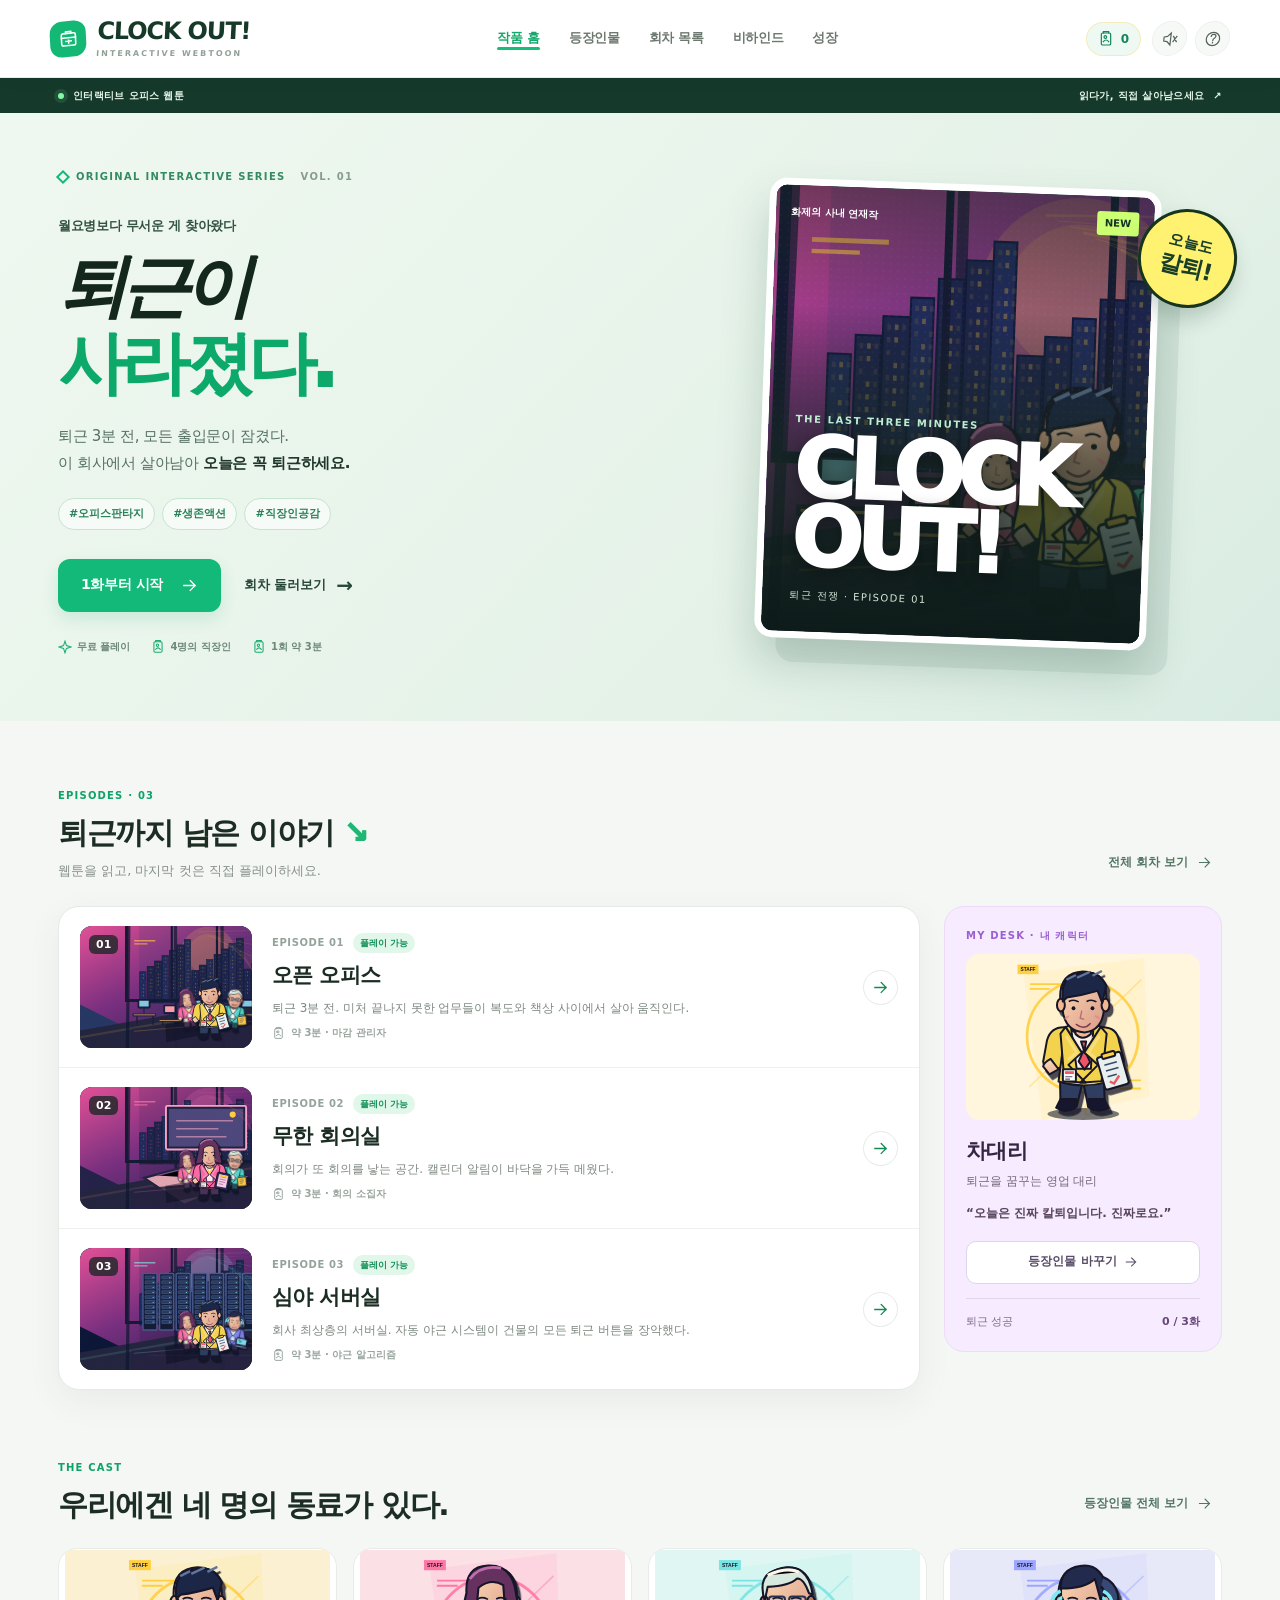
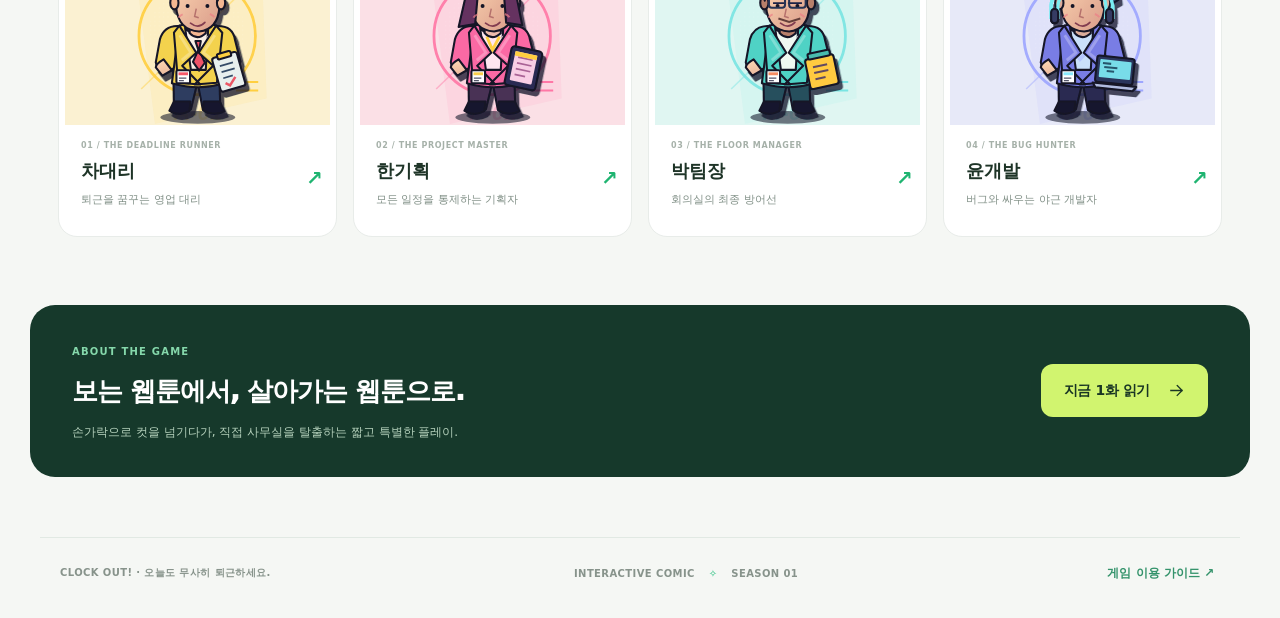
<file: aftergrow/src/index.html>
<!doctype html>
<html lang="ko">
<head>
<meta charset="utf-8">
<meta name="viewport" content="width=device-width,initial-scale=1,viewport-fit=cover">
<meta name="theme-color" content="#101022">
<meta name="description" content="퇴근 3분 전 폭주한 회사를 탈출하라! 네 명의 직장인이 펼치는 오피스 생존 액션.">
<title>CLOCK OUT! — 퇴근 전쟁</title>
<link rel="icon" href="assets/favicon.svg" type="image/svg+xml">
<link rel="stylesheet" href="styles.css">
</head>
<body>
<div class="app-shell">
  <header class="topbar" id="topbar">
    <button class="brand" data-nav="home" aria-label="처음 화면"><span id="brand-icon"></span><span>CLOCK OUT!<small>INTERACTIVE WEBTOON</small></span></button>
    <nav class="main-nav" aria-label="주요 메뉴">
      <button class="nav-link active" data-nav="home">작품 홈</button>
      <button class="nav-link" data-nav="roster">등장인물 <sup>04</sup></button>
      <button class="nav-link" data-nav="map">회차 목록</button>
      <button class="nav-link" data-nav="archive">비하인드</button>
      <button class="nav-link" data-nav="workshop">성장</button>
    </nav>
    <div class="top-tools"><span class="seed-wallet" id="wallet" title="작전으로 모은 업무 포인트"></span><button class="tool-button" id="sound-btn" title="소리 전환 (M)" aria-label="소리 켜기" aria-pressed="false"></button><button class="tool-button" id="help-btn" title="조작법 (F1)" aria-label="조작법 열기"></button></div>
  </header>
  <main id="main">
    <section id="menu" class="menu-view" aria-live="off"></section>
    <section id="play-view" class="play-view" hidden aria-label="웹툰형 오피스 생존 액션">
      <canvas id="game" tabindex="0" role="img" aria-label="WASD 또는 방향키 이동. Space 돌진. E 전용 스킬. P 일시정지. 터치 드래그 이동."></canvas>
      <div class="play-vignette"></div>
      <div id="hud" class="hud">
        <div class="hud-person"><img id="hud-portrait" alt=""><div><span class="micro" id="hud-name"></span><div class="hp-track"><i id="hp-fill"></i></div><div class="hp-meta"><span id="hp-text"></span><span id="lv-text">LV 01</span></div></div></div>
        <div class="hud-clock"><span id="chapter-label" class="micro"></span><strong id="clock">03:00</strong><span id="objective">최종 관리자를 처치하세요</span></div>
        <div class="hud-counter"><span class="micro">처리한 업무</span><strong id="kill-text">000</strong><button id="pause-btn" class="tool-button" aria-label="일시정지">Ⅱ</button></div>
        <div class="xp-track"><i id="xp-fill"></i><span id="xp-text"></span></div>
      </div>
      <div id="boss-hud" class="boss-hud" hidden><div><span id="boss-name"></span><span id="boss-percent"></span></div><div><i id="boss-fill"></i></div></div>
      <div id="mission" class="mission"><span class="micro">FIELD OBJECTIVE</span><p id="mission-text">커피 머신의 원 안에서 2초 머무르세요.</p><span id="nodes-text">커피 머신 사용 0회</span></div>
      <div class="actionbar" id="actionbar"><div id="module-rack" class="module-rack"></div><div class="skill-buttons"><button id="skill-btn" class="ability-button"><span class="ability-icon" id="skill-icon"></span><span><b id="skill-name"></b><small id="skill-cd"></small></span><kbd>E</kbd><i id="skill-cover"></i></button><button id="dash-btn" class="ability-button dash"><span class="ability-icon" id="dash-icon"></span><span><b>돌진</b><small id="dash-cd">준비 완료</small></span><kbd>SPACE</kbd><i id="dash-cover"></i></button></div></div>
      <div class="touch-stick" id="touch-stick" hidden aria-hidden="true"><div id="touch-knob"></div><span class="touch-stick-label">이동</span></div>
      <div id="chapter-cut" class="chapter-cut" hidden></div>
      <div id="battle-toast" class="battle-toast" role="status"></div>
    </section>
    <div id="overlay" class="overlay" hidden></div>
  </main>
  <footer id="footer"><span>CLOCK OUT! · 오늘도 무사히 퇴근하세요.</span><span>INTERACTIVE COMIC <i>✧</i> SEASON 01</span><button data-nav="help">게임 이용 가이드 ↗</button></footer>
</div>
<div id="site-toast" class="site-toast" role="status" aria-live="polite"></div>
<noscript><p style="padding:2rem">이 게임을 실행하려면 브라우저에서 JavaScript를 허용해 주세요.</p></noscript>
<script src="js/content.js"></script>
<script src="js/storage.js"></script>
<script src="js/art.js"></script>
<script src="js/audio.js"></script>
<script src="js/engine.js"></script>
<script src="js/app.js"></script>
</body>
</html>
</file>
<file: aftergrow/src/styles.css>
/* AFTERGROW / A botanical field guide in cream, ink, and living green. */
:root{--bg:#121e1b;--panel:#1a2923;--line:#dae1bd26;--ink:#e9ebd8;--muted:#94a598;--green:#cadd93;--amber:#edc589;--blue:#a8c7db;--accent:#cadd93;--serif:Georgia,'Nanum Myeongjo','Batang',serif;--sans:'Pretendard','Noto Sans KR','Apple SD Gothic Neo','Malgun Gothic',system-ui,sans-serif;--mono:'SFMono-Regular',Consolas,monospace}
*{box-sizing:border-box}html{background:var(--bg);scroll-behavior:smooth}body{margin:0;color:var(--ink);font-family:var(--sans);font-size:14px;line-height:1.6;overflow-x:hidden}button,a{-webkit-tap-highlight-color:transparent}button{font:inherit;color:inherit;cursor:pointer;border:0;background:none}button:disabled{cursor:not-allowed;opacity:.42}button:focus-visible,a:focus-visible{outline:2px solid var(--amber);outline-offset:5px}button,svg{flex-shrink:0}a{color:inherit}h1,h2,h3,p{margin:0}img{max-width:100%;display:block}svg{display:block}button .icon{pointer-events:none}[hidden]{display:none!important}.icon{width:22px;height:22px}::selection{background:#cadd9370;color:#fff}small{font-size:11px}kbd{font-family:var(--mono);border:1px solid #eff1d530;border-radius:4px;font-size:10px;padding:2px 6px;background:#f0efcd09}
.app-shell{max-width:1800px;margin:auto}.topbar{height:98px;padding:0 4.2%;display:flex;align-items:center;justify-content:space-between;gap:24px;border-bottom:1px solid var(--line)}.brand{display:flex;align-items:center;gap:12px;text-align:left;padding:0;font:500 21px var(--serif);letter-spacing:2px}.brand>span:first-child{display:grid;place-items:center;width:40px;height:45px;border:1px solid #cadd9360;border-radius:20px 20px 12px 12px;color:var(--green)}.brand .icon{width:26px;height:26px}.brand small{font:10px var(--sans);color:var(--muted);display:block;letter-spacing:3px;margin-top:6px}.main-nav{display:flex;align-items:center;gap:27px;height:100%}.nav-link{height:100%;position:relative;padding:0;font-size:12px;color:#a8b5a5;white-space:nowrap}.nav-link.active{color:var(--green)}.nav-link.active:after{position:absolute;bottom:-1px;left:0;right:0;height:2px;background:var(--green);content:''}.nav-link sup{font:9px var(--mono);color:#718c76}.nav-link:hover{color:var(--ink)}.top-tools{display:flex;gap:13px;align-items:center}.tool-button{border:1px solid var(--line);border-radius:50%;width:35px;height:35px;display:inline-flex;justify-content:center;align-items:center;color:var(--muted)}.tool-button .icon{width:16px;height:16px}.tool-button:hover{border-color:#cadd93;color:var(--ink);background:#cadd930e}.seed-wallet{display:flex;align-items:center;gap:7px;font:12px var(--mono);color:var(--green);margin-right:3px}.seed-wallet .icon{width:16px;height:16px}
#main{position:relative;min-height:640px}#menu{animation:arrive .5s ease}.micro,.eyebrow{font:10px var(--mono);letter-spacing:2px;text-transform:uppercase}.eyebrow{color:var(--green);display:flex;align-items:center;gap:12px}.eyebrow:before{content:'';width:27px;height:1px;background:currentColor}.pill{border:1px solid #d0dda742;border-radius:20px;padding:4px 10px;font:9px var(--mono);letter-spacing:1.3px;color:#c5d4ae;white-space:nowrap}.muted{color:var(--muted)}.section-kicker{color:var(--muted);font:10px var(--mono);letter-spacing:2px;margin-bottom:10px}.primary,.secondary,.text-button{display:inline-flex;align-items:center;justify-content:center;gap:24px;text-decoration:none;transition:transform .18s,background .18s,border-color .18s}.primary{background:var(--green);color:#243623;min-height:54px;border:1px solid var(--green);padding:14px 27px;font-weight:650;font-size:13px;border-radius:3px}.primary .icon{width:19px}.primary:hover{background:#dcebb0;transform:translateY(-2px)}.secondary{border:1px solid #d0dda749;border-radius:3px;min-height:54px;padding:14px 24px;color:#dbe1c8;font-size:13px;background:#18302525}.secondary:hover{border-color:var(--green);background:#cadd930d}.text-button{font-size:12px;color:var(--muted);padding:10px 0;gap:9px}.text-button:hover{color:var(--green)}.text-button .icon{width:17px}.button-row{display:flex;align-items:center;gap:14px;flex-wrap:wrap}.large-number{font:italic 50px var(--serif);color:#dbe3c0}.flourish{color:var(--green);font-family:var(--serif);font-size:26px}
.hero{position:relative;min-height:686px;isolation:isolate;overflow:hidden;border-bottom:1px solid var(--line)}.hero-art{position:absolute;inset:0;z-index:-3}.hero-art img{width:100%;height:100%;object-fit:cover;object-position:center}.hero:before{content:'';position:absolute;inset:0;z-index:-1;background:linear-gradient(90deg,#12201bee 0%,#14221cdd 26%,#12221ca6 40%,#12211c14 60%,transparent 80%),linear-gradient(0deg,#12201bce,transparent 24%)}.hero:after,.paper-grain:after{content:'';position:absolute;inset:0;pointer-events:none;background-image:url("data:image/svg+xml,%3Csvg viewBox='0 0 150 150' xmlns='http://www.w3.org/2000/svg'%3E%3Cfilter id='n'%3E%3CfeTurbulence type='fractalNoise' baseFrequency='.77' numOctaves='3' stitchTiles='stitch'/%3E%3C/filter%3E%3Cpath fill='%23fff' filter='url(%23n)' opacity='.19' d='M0 0h150v150H0z'/%3E%3C/svg%3E");opacity:.16;mix-blend-mode:screen;z-index:1}.hero-copy{position:relative;padding:83px 0 109px 5.6%;max-width:620px;z-index:2}.hero-copy .eyebrow{margin-bottom:28px}.hero-wordmark{font:11px var(--mono);letter-spacing:6px;color:#b0c29b;margin-bottom:16px}.hero h1{font-family:var(--serif);font-size:clamp(38px,3.8vw,65px);font-weight:400;line-height:1.38;letter-spacing:-2.4px;word-break:keep-all}.hero h1 em{font-style:normal;color:#d0dda1}.hero-description{font-size:13px;line-height:1.95;color:#b3bfa8;margin:25px 0 29px;word-break:keep-all}.hero .button-row{gap:18px}.hero .secondary{border:0;padding:0 10px;color:#d3d9c0;font-size:12px}.hero .secondary .icon{width:17px}.hero-detail{display:flex;gap:27px;margin-top:27px;color:#b2bfa2;font:10px var(--mono);letter-spacing:.7px}.hero-detail span{display:flex;align-items:center;gap:6px}.hero-detail .icon{width:13px;height:13px;color:var(--green)}.hero-caption{position:absolute;bottom:96px;right:6%;text-align:right}.hero-caption strong{display:block;font:italic 20px var(--serif);color:#e4e3bd;margin:5px 0}.hero-caption .micro{font-size:9px;color:#a5b893}.hero-caption:before{content:'';display:block;width:80px;height:1px;background:#d4dcb660;margin:0 0 18px auto}.hero-bottom{position:absolute;z-index:2;bottom:0;left:5.6%;right:5.6%;height:60px;border-top:1px solid var(--line);display:flex;align-items:center;justify-content:space-between;gap:12px;color:#a3b396;font:9px var(--mono);letter-spacing:1.3px}.status{display:flex;align-items:center;gap:8px}.status:before{content:'';width:5px;height:5px;border-radius:50%;background:var(--green);box-shadow:0 0 9px #cadd9350}
.home-after{padding:37px 5.6% 42px;display:grid;grid-template-columns:1fr 2.2fr;gap:36px;align-items:center;border-bottom:1px solid var(--line)}.home-after h2{font:24px var(--serif);margin:6px 0 9px}.home-after p{font-size:12px;color:var(--muted)}.mini-roster{display:grid;grid-template-columns:repeat(4,1fr);gap:10px}.mini-character{position:relative;display:flex;align-items:center;gap:6px;background:#d8e8b105;border:1px solid var(--line);border-radius:3px;padding:0 9px 0 0;min-height:90px;text-align:left;transition:background .2s,transform .2s}.mini-character:hover{transform:translateY(-3px);background:#d8e8b10e}.mini-character img{width:68px;height:90px;object-fit:contain;object-position:50% 60%;align-self:end}.mini-character strong{font-size:12px;color:var(--accent);font-weight:500}.mini-character small{display:block;font:9px var(--mono);color:var(--muted);margin-top:6px}
.page{padding:43px 5.6% 52px;animation:arrive .4s ease}.page-heading{display:flex;align-items:flex-end;justify-content:space-between;gap:30px;margin-bottom:26px}.page-heading h1{font-family:var(--serif);font-size:34px;font-weight:400;letter-spacing:-1px;margin-top:12px}.page-heading p{color:var(--muted);font-size:12px;line-height:1.9;max-width:380px}.page-counter{font:italic 68px var(--serif);color:#a6bf862a;line-height:1}.roster-tabs{display:grid;grid-template-columns:repeat(4,1fr);gap:11px;margin-top:30px}.roster-tab{border:1px solid var(--line);padding:10px 18px;display:flex;align-items:center;gap:15px;text-align:left;background:#d8e8b103;transition:.2s}.roster-tab img{width:53px;height:65px;object-fit:contain}.roster-tab strong{font-size:13px;font-weight:500}.roster-tab small{display:block;color:var(--muted);font-size:10px;margin-top:3px}.roster-tab .tab-check{margin-left:auto;color:var(--accent);font-size:13px;opacity:0}.roster-tab.selected{border-color:var(--accent);background:color-mix(in srgb,var(--accent) 7%,transparent)}.roster-tab.selected .tab-check{opacity:1}.roster-tab:hover{border-color:var(--accent)}.roster-layout{display:grid;grid-template-columns:45% 1fr;gap:48px;align-items:center;border:1px solid var(--line);background:linear-gradient(115deg,#cadd9304,transparent 60%);position:relative;padding:18px 44px 18px 10px;min-height:460px}.roster-portrait{height:430px;position:relative;display:grid;place-items:center}.roster-portrait img{height:100%;object-fit:contain;animation:breathe 6s ease-in-out infinite}.portrait-caption{position:absolute;bottom:11px;left:15px;right:15px;display:flex;justify-content:space-between;font:8px var(--mono);letter-spacing:2px;color:var(--muted)}.character-name{display:flex;align-items:center;gap:18px;margin:7px 0 3px}.character-name h2{font-family:var(--serif);font-size:48px;letter-spacing:-1px;font-weight:400;color:var(--accent)}.character-name .pill{color:var(--accent);border-color:color-mix(in srgb,var(--accent) 35%,transparent)}.character-title{font-size:12px;color:#c4ceb6}.character-quote{font-family:var(--serif);font-size:18px;margin:21px 0 10px;letter-spacing:-.4px;color:#e2e5d1;word-break:keep-all}.character-bio{font-size:12px;line-height:1.95;color:var(--muted);max-width:510px;word-break:keep-all}.trait-grid{display:grid;grid-template-columns:1fr 1fr;gap:17px;margin:22px 0 23px;padding-top:20px;border-top:1px solid var(--line)}.trait{display:flex;gap:11px;align-items:flex-start}.trait>.icon{color:var(--accent);width:24px;margin-top:3px}.trait label{display:block;font:8px var(--mono);letter-spacing:1.3px;color:var(--muted)}.trait strong{display:block;font-size:12px;font-weight:550;margin:2px 0 4px}.trait p{font-size:10px;color:#99ad9b;line-height:1.8}.character-stats{display:flex;gap:25px;margin:16px 0 19px}.stat-row{display:flex;align-items:center;gap:9px;color:var(--muted);font-size:10px}.stat-pips{display:flex;gap:3px}.stat-pips i{height:5px;width:13px;background:#cedfa919}.stat-pips i.on{background:var(--accent)}
.chapter-grid{display:grid;grid-template-columns:repeat(3,1fr);gap:19px}.chapter-card{display:flex;flex-direction:column;text-align:left;border:1px solid var(--line);background:#d9e5bd03;position:relative;padding:0;overflow:hidden}.chapter-card.selected{border-color:var(--accent)}.chapter-card:hover .chapter-picture img{transform:scale(1.04)}.chapter-picture{height:211px;width:100%;position:relative;overflow:hidden}.chapter-picture img{width:100%;height:100%;object-fit:cover;object-position:72% center;transition:transform .4s}.chapter-picture:after{content:'';position:absolute;inset:0;background:linear-gradient(0deg,#15251dc9,transparent 50%)}.chapter-number{position:absolute;left:21px;top:10px;font:italic 52px var(--serif);color:#ecedd2a6}.chapter-stamp{position:absolute;right:17px;top:21px;font:8px var(--mono);letter-spacing:2px;border:1px solid #dce6c554;padding:4px 8px;background:#19291e66;color:#e5e8c9}.chapter-info{padding:22px 24px 24px;flex:1}.chapter-info .micro{font-size:8px;color:var(--accent);letter-spacing:1.8px}.chapter-info h2{font:27px var(--serif);margin:8px 0 10px;font-weight:400}.chapter-info p{font-size:11px;color:var(--muted);line-height:1.95;word-break:keep-all}.chapter-meta{display:flex;align-items:center;justify-content:space-between;margin-top:21px;padding-top:15px;border-top:1px solid var(--line);font:10px var(--mono);color:#bacab0}.chapter-meta .icon{width:16px}.expedition-bar{display:flex;align-items:center;gap:22px;padding:18px 24px;background:#d5e7b206;border:1px solid var(--line);margin-top:24px}.expedition-bar img{width:62px;height:74px;object-fit:contain}.expedition-bar .expedition-copy{flex:1}.expedition-copy h3{font-size:14px;font-weight:500;margin:4px 0}.expedition-copy p{font-size:11px;color:var(--muted)}.expedition-bar .primary{margin-left:auto}.map-note{color:#91a58f;font-size:10px;margin-top:17px}
.archive-layout{display:grid;grid-template-columns:1fr 1.15fr;gap:28px;align-items:start}.archive-list{display:grid;grid-template-columns:1fr 1fr;gap:11px}.archive-item{min-height:96px;padding:18px;text-align:left;border:1px solid var(--line);display:flex;align-items:center;gap:14px;background:#dae0bc03}.archive-item>.icon{color:var(--green);width:22px}.archive-item strong{display:block;font-size:12px;font-weight:500;margin-top:7px}.archive-item small{font:8px var(--mono);letter-spacing:.8px;color:var(--muted)}.archive-item.selected{border-color:var(--green);background:#cadd930b}.archive-item.locked{opacity:.5}.archive-item.locked>.icon{color:var(--muted)}.archive-page{background:#dedeca;color:#344437;padding:42px 40px;min-height:480px;position:relative;box-shadow:4px 6px 0 #bdc3a622}.archive-page:before{content:'';position:absolute;inset:12px;border:1px solid #7483654a;pointer-events:none}.archive-page .micro{color:#6f7d63;font-size:9px}.archive-page h2{font:30px var(--serif);margin:38px 0 27px}.archive-page p{font:15px/2.3 var(--serif);word-break:keep-all}.archive-page .archive-sign{font:italic 16px var(--serif);color:#7e8c6a;text-align:right;margin-top:35px}.archive-decoration{display:flex;align-items:center;justify-content:space-between;border-bottom:1px solid #7e8c6a4d;padding-bottom:20px}.archive-decoration .icon{width:32px;height:32px;color:#7e8c6a}
.workshop-grid{display:grid;grid-template-columns:repeat(3,1fr);gap:20px}.research-card{border:1px solid var(--line);padding:28px;background:#d8e8b103}.research-card>.icon{width:41px;height:41px;color:var(--green);margin-bottom:20px}.research-card h2{font:24px var(--serif);margin:9px 0}.research-card p{font-size:11px;color:var(--muted);min-height:40px}.research-card .stat-pips{margin:20px 0}.research-card .stat-pips i{width:36px;background:#cadd931a}.research-card .stat-pips .on{background:var(--green)}.research-card button{width:100%;margin-top:9px;min-height:45px}.recipe-section{margin-top:36px;border-top:1px solid var(--line);padding-top:29px}.recipe-section h2{font:24px var(--serif);margin:8px 0 22px}.recipe-grid{display:grid;grid-template-columns:repeat(3,1fr);gap:18px}.recipe{border:1px solid var(--line);padding:20px;display:flex;gap:13px;align-items:flex-start}.recipe>.icon{color:var(--amber);margin-top:3px}.recipe strong{font-size:12px;font-weight:500}.recipe p{font-size:10px;color:var(--muted);margin:6px 0;line-height:1.8}.recipe .micro{font-size:8px;color:var(--amber);letter-spacing:.5px}
#footer{display:flex;align-items:center;justify-content:space-between;gap:16px;padding:25px 5.6%;font:8px var(--mono);letter-spacing:1px;color:#788c7c}#footer i{font-style:normal;padding:0 10px;color:var(--green)}#footer button{font-size:10px;color:#a4b497}.site-toast{position:fixed;bottom:28px;left:50%;transform:translate(-50%,20px);opacity:0;background:#e0e5c7;color:#273c29;padding:12px 24px;border-radius:4px;font-size:12px;z-index:60;pointer-events:none;transition:.2s;max-width:90vw;text-align:center;box-shadow:0 5px 25px #08100a60}.site-toast.visible{transform:translate(-50%,0);opacity:1}
body.in-game{overflow:hidden}body.in-game .topbar{height:66px;padding:0 3%;background:#101d18}body.in-game .brand{font-size:17px}body.in-game .brand small{display:none}body.in-game .brand>span:first-child{height:33px;width:30px;border-radius:16px 16px 8px 8px}body.in-game .brand .icon{width:20px;height:20px}body.in-game .main-nav{display:none}body.in-game #main{min-height:0}body.in-game #footer{display:none}.play-view{height:calc(100dvh - 66px);min-height:360px;position:relative;overflow:hidden;touch-action:none;background:#223a30}.play-view canvas{width:100%;height:100%;display:block;outline:0;touch-action:none}.play-vignette{position:absolute;inset:0;pointer-events:none;background:radial-gradient(ellipse at center,transparent 42%,#10231b88 100%)}.hud{position:absolute;top:0;left:0;right:0;display:flex;justify-content:space-between;align-items:flex-start;padding:24px 30px 38px;background:linear-gradient(#0b211be0,#0b211b55 70%,transparent);pointer-events:none;color:#edf0d8}.hud-person{display:flex;align-items:center;gap:14px;min-width:220px}.hud-person>img{width:55px;height:62px;object-fit:cover;border:1px solid #d9e2b534;border-radius:28px 28px 18px 18px;background:#acbe8433}.hud-person>div{width:174px}.hud-person .micro{font-size:9px;letter-spacing:1.5px;color:var(--accent)}.hp-track{height:7px;background:#e2edb926;margin-top:8px;border-radius:4px;overflow:hidden}.hp-track i{display:block;height:100%;background:linear-gradient(90deg,#98b76c,#d2e4a6);width:100%;transition:width .15s}.hp-meta{display:flex;justify-content:space-between;margin-top:5px;font:9px var(--mono);color:#c0ccac}.hud-clock{text-align:center;position:absolute;left:50%;transform:translateX(-50%);top:21px}.hud-clock .micro{font-size:8px;color:#c4d0b2;letter-spacing:1.8px}.hud-clock strong{display:block;font:40px var(--serif);letter-spacing:2px;line-height:1.15;margin:7px 0 6px}.hud-clock>span:last-child{display:block;font-size:9px;color:#a9bfa5}.hud-counter{text-align:right;display:grid;grid-template-columns:auto 38px;gap:1px 18px;align-items:center}.hud-counter>.micro{font-size:9px;grid-column:1;color:#b2c3a5}.hud-counter>strong{font:29px var(--serif);grid-column:1}.hud-counter>.tool-button{grid-column:2;grid-row:1/3;pointer-events:auto;background:#10291b70;color:#dae1b9}.xp-track{position:absolute;height:3px;left:0;right:0;top:0;background:#17291d}.xp-track>i{display:block;height:100%;width:0;background:#e4c58d;box-shadow:0 0 9px #e4c58d88}.xp-track span{display:none}.boss-hud{position:absolute;left:50%;top:127px;transform:translateX(-50%);width:min(400px,46%);pointer-events:none}.boss-hud>div:first-child{display:flex;justify-content:space-between;font-size:11px;color:#edd9b5;margin-bottom:6px;text-shadow:0 2px #183327}.boss-hud>div:last-child{height:5px;background:#eee0c222;border-radius:3px;overflow:hidden}.boss-hud i{display:block;height:100%;background:#dd9b7c;transition:width .13s}.mission{position:absolute;left:30px;top:122px;border-left:1px solid #d1dfba50;padding-left:13px;max-width:208px;pointer-events:none}.mission>.micro{font-size:8px;letter-spacing:1.5px;color:#c7d8b1}.mission>p{font-size:10px;color:#c2d0b2;line-height:1.8;margin:5px 0;text-shadow:0 1px #1b3023}.mission>span:last-child{font:9px var(--mono);color:#a3c494}.actionbar{position:absolute;bottom:22px;left:30px;right:30px;display:flex;align-items:flex-end;justify-content:space-between;gap:20px;pointer-events:none}.module-rack{display:flex;gap:6px;align-items:center;flex-wrap:wrap;max-width:480px}.module-slot{width:35px;height:39px;background:#142a22d9;border:1px solid #c1d4a735;border-radius:3px;display:grid;place-items:center;position:relative;color:#ceddae;pointer-events:auto}.module-slot .icon{width:19px;height:19px}.module-slot small{position:absolute;right:-3px;bottom:-3px;font:8px var(--mono);color:#1e3524;background:#d2dda8;padding:1px 3px;border-radius:2px}.module-slot.evolution{border-color:var(--amber);color:var(--amber)}.skill-buttons{display:flex;gap:9px;pointer-events:auto}.ability-button{background:#132b23eb;backdrop-filter:blur(8px);border:1px solid #cddfb66b;border-radius:5px;display:flex;align-items:center;position:relative;gap:12px;padding:10px 13px;text-align:left;min-width:177px;overflow:hidden;isolation:isolate}.ability-button.dash{min-width:135px;border-color:#a4c8bd55}.ability-icon{color:var(--accent)}.ability-icon .icon{width:27px;height:27px}.ability-button b{font-weight:500;font-size:11px;display:block}.ability-button small{font:8px var(--mono);color:#a9c095;display:block;margin-top:4px}.ability-button kbd{margin-left:auto;align-self:flex-end;padding:2px 4px;font-size:8px;color:#c8d6b0}.ability-button i{position:absolute;bottom:0;left:0;right:0;height:0;background:#49614775;z-index:-1}.ability-button.ready{box-shadow:0 0 25px #cadd9308}.ability-button:hover{border-color:var(--green)}.touch-stick{position:absolute;width:94px;height:94px;border:1px solid #d5e8b35c;border-radius:50%;background:#c2dba619;pointer-events:none;z-index:4;box-shadow:inset 0 0 35px #1c37215e}.touch-stick div{position:absolute;width:36px;height:36px;top:28px;left:28px;border-radius:50%;background:#d0e1b868;border:1px solid #d4e6b17d}.battle-toast{position:absolute;bottom:107px;left:50%;transform:translateX(-50%);padding:9px 19px;background:#10251fe8;border:1px solid #cadca444;border-radius:3px;text-align:center;font-size:11px;color:#d6e5b2;pointer-events:none;opacity:0;transition:opacity .2s;max-width:80%}.battle-toast.visible{opacity:1}.chapter-cut{position:absolute;top:38%;left:0;right:0;text-align:center;pointer-events:none;background:linear-gradient(90deg,transparent,#10261fdc 35%,#10261fdc 65%,transparent);padding:19px 0 23px;animation:cut-in 3s ease both}.chapter-cut .micro{color:var(--amber);font-size:9px;letter-spacing:4px}.chapter-cut h2{font:36px var(--serif);margin:9px 0;color:#ede7c7}.chapter-cut p{color:#a8bba2;font-size:11px}
.overlay{position:fixed;inset:0;background:#0e201bda;backdrop-filter:blur(10px);z-index:30;overflow:auto;display:flex;align-items:center;justify-content:center;padding:40px;animation:arrive .25s ease}.overlay.dialogue{background:#101e1aec;backdrop-filter:blur(4px)}.overlay-close{position:absolute;right:26px;top:24px}.modal{max-width:1040px;width:100%;position:relative}.modal-top{text-align:center;margin-bottom:32px}.modal-top .eyebrow{justify-content:center}.modal-top .eyebrow:after{content:'';height:1px;width:27px;background:currentColor}.modal-top h2{font:34px var(--serif);margin:15px 0 12px;font-weight:400}.modal-top>p{color:var(--muted);font-size:12px}.upgrade-cards{display:grid;grid-template-columns:repeat(3,1fr);gap:20px}.upgrade-card{position:relative;border:1px solid #d9e0bd46;background:linear-gradient(145deg,#344834cc,#1b3029ed);padding:26px;text-align:left;display:flex;flex-direction:column;min-height:337px;transition:transform .2s,border-color .2s;isolation:isolate}.upgrade-card:hover{transform:translateY(-7px);border-color:var(--accent);background:linear-gradient(145deg,#4b5d3dbb,#263b2ded)}.upgrade-card .card-key{position:absolute;right:16px;top:16px;font:10px var(--mono);color:var(--muted);border:1px solid #e0e4bc26;padding:0 5px}.card-art{height:99px;margin:10px 0 22px;display:flex;align-items:center;justify-content:center;position:relative;color:var(--accent)}.card-art:before{content:'';position:absolute;width:98px;height:98px;border:1px solid currentColor;border-radius:50%;opacity:.17}.card-art:after{content:'';position:absolute;width:76px;height:76px;border:1px dashed currentColor;border-radius:50%;opacity:.2}.card-art>.icon{width:44px;height:44px;stroke-width:1}.upgrade-card .micro{color:var(--accent);font-size:8px;letter-spacing:1.7px}.upgrade-card h3{font:24px var(--serif);margin:9px 0 11px;font-weight:400}.upgrade-card>p{font-size:11px;line-height:1.9;color:#b0bda4;flex:1;word-break:keep-all}.card-bottom{display:flex;align-items:center;justify-content:space-between;border-top:1px solid #d4deaf26;padding-top:15px;margin-top:19px;font:10px var(--mono);color:var(--accent)}.card-bottom .icon{width:17px}.upgrade-card.evolution{border-color:#e5c384a1;background:linear-gradient(145deg,#74604744,#213328)}.modal-foot{display:flex;align-items:center;justify-content:center;gap:20px;font-size:10px;color:var(--muted);margin-top:23px}.modal-foot button{color:var(--green);font-size:11px}.compact-modal{width:min(430px,100%);text-align:center;border:1px solid var(--line);background:#1a2a22;padding:43px 36px}.compact-modal .eyebrow{justify-content:center}.compact-modal h2{font:32px var(--serif);margin:20px 0 13px}.compact-modal p{font-size:12px;color:var(--muted);line-height:1.9;margin-bottom:25px}.compact-modal .primary,.compact-modal .secondary{width:100%;margin-top:10px}.compact-modal .text-button{margin-top:13px}.compact-modal .micro{color:var(--muted);font-size:9px}.motion-control{display:flex;align-items:center;justify-content:center;gap:8px;color:#b3c0a7;font-size:11px;margin:22px 0 0}.motion-control input{accent-color:var(--green)}
.dialogue-stage{max-width:1090px;width:100%;display:grid;grid-template-columns:43% 57%;position:relative;align-items:center;min-height:480px}.dialogue-portrait{height:475px;position:relative;display:grid;place-items:center}.dialogue-portrait img{height:100%;object-fit:contain;animation:breathe 6s ease infinite}.radio-art{width:230px;height:270px;display:grid;place-items:center;border:1px solid #cad6a326;border-radius:50% 50% 40% 40%;position:relative;background:radial-gradient(ellipse,#c9d59112,transparent 70%)}.radio-art>.icon{width:85px;height:85px;color:var(--green);stroke-width:.8}.radio-art:before,.radio-art:after{content:'';position:absolute;inset:17px;border:1px solid #cad6a326;border-radius:50%}.radio-art:after{inset:-30px;border-style:dashed;opacity:.5}.dialogue-paper{padding:42px 42px 35px;border-top:1px solid #ccdbb74d;border-bottom:1px solid #ccdbb74d;background:linear-gradient(110deg,#c7d9aa06,transparent)}.dialogue-paper .micro{color:var(--accent);font-size:9px;line-height:1.8}.dialogue-paper h2{font:27px var(--serif);margin:19px 0 24px;font-weight:400}.dialogue-text{font-size:17px;line-height:2.05;color:#d7dec6;word-break:keep-all;min-height:145px;font-family:var(--serif)}.dialogue-controls{margin-top:27px;display:flex;align-items:center;justify-content:space-between;gap:16px}.dialogue-dots{display:flex;gap:6px}.dialogue-dots i{height:4px;width:21px;background:#c6d8a42a}.dialogue-dots i.on{background:var(--green)}.dialogue-controls .primary{min-height:43px;padding:10px 18px;font-size:12px}.dialogue-controls .text-button{font-size:11px}.story-choice{max-width:800px;width:100%;border:1px solid var(--line);padding:39px 42px;background:#192e26}.story-choice .story-icon{width:48px;height:48px;color:var(--amber);margin:0 auto 20px}.story-choice .eyebrow{justify-content:center;color:var(--amber);font-size:9px}.story-choice h2{font:32px var(--serif);text-align:center;margin:16px 0 20px}.story-choice>p{font:16px/2.1 var(--serif);color:#c4d0b5;word-break:keep-all;max-width:600px;margin:auto}.story-options{display:grid;grid-template-columns:1fr 1fr;gap:17px;margin-top:30px}.story-option{border:1px solid #d5ddb946;background:#d5ddb905;text-align:left;padding:19px;transition:.2s}.story-option:hover{border-color:var(--green);background:#d5ddb90b}.story-option strong{display:block;font-size:13px;font-weight:500;margin-bottom:10px;color:#e4e9ca}.story-option small{font-size:10px;color:#afc298}.story-options .icon{width:17px;float:right}.story-reply{color:var(--green)!important;margin-top:15px!important}.story-choice .button-row{justify-content:center;margin-top:26px}
.result-modal{max-width:820px;width:100%;display:grid;grid-template-columns:32% 1fr;gap:30px;align-items:center;border:1px solid var(--line);background:#192c23;padding:36px}.result-art img{width:100%;max-height:390px;object-fit:contain}.result-copy .eyebrow{font-size:9px;color:var(--amber)}.result-copy h2{font:32px var(--serif);font-weight:400;margin:17px 0}.result-copy>p{font-size:13px;color:#c1cdb3;line-height:2;word-break:keep-all}.result-copy .ending-line{font-family:var(--serif);font-size:12px;color:#93ac8c;margin-top:12px}.result-stats{display:grid;grid-template-columns:repeat(4,1fr);gap:13px;border-top:1px solid var(--line);border-bottom:1px solid var(--line);margin:22px 0 15px;padding:18px 0}.result-stats label{font-size:9px;color:var(--muted);display:block}.result-stats strong{font:24px var(--serif);display:block;margin-top:7px}.reward-line{display:flex;gap:9px;align-items:center;font-size:12px;color:var(--green);margin-bottom:23px}.reward-line>.icon{width:18px}.result-copy .button-row{gap:10px}.result-copy .primary,.result-copy .secondary{font-size:11px;padding:11px 17px;min-height:44px}
.help-modal{max-width:660px;width:100%;padding:34px 38px;border:1px solid var(--line);background:#1a2e24;position:relative}.help-modal h2{font:29px var(--serif);margin:18px 0 26px}.help-rows{display:flex;flex-direction:column;gap:16px}.help-row{display:grid;grid-template-columns:135px 1fr;gap:17px;border-bottom:1px solid var(--line);padding-bottom:15px}.help-row>span{align-self:start;display:flex;gap:4px;flex-wrap:wrap;color:var(--green);font-size:11px}.help-row strong{font-size:12px;display:block;margin-bottom:4px}.help-row p{font-size:11px;color:var(--muted);line-height:1.85}.help-tip{font-size:11px;line-height:1.9;color:#b1c3a4;margin:23px 0}.help-modal>.primary{min-height:44px}
@keyframes arrive{from{opacity:0;transform:translateY(9px)}to{opacity:1;transform:translateY(0)}}@keyframes breathe{0%,100%{transform:translateY(0)}50%{transform:translateY(-7px)}}@keyframes cut-in{0%{opacity:0;transform:translateY(7px)}15%,75%{opacity:1;transform:translateY(0)}100%{opacity:0;transform:translateY(-7px)}}body.low-motion *,body.low-motion *:before,body.low-motion *:after{animation:none!important;transition:none!important;scroll-behavior:auto!important}
@media(min-width:1600px){.hero-copy{max-width:690px;padding-top:100px}.hero{min-height:750px}.hero h1{font-size:66px}.hero-description{font-size:14px}}
@media(max-width:1150px){.topbar{gap:15px;padding:0 3%;height:86px}.main-nav{gap:18px}.brand{font-size:18px}.top-tools{gap:8px}.hero{min-height:642px}.hero-copy{padding-top:73px;max-width:505px}.hero h1{font-size:43px}.hero-art img{object-position:58% center}.hero-description{max-width:360px}.hero-caption{right:4%;bottom:102px}.home-after{grid-template-columns:1fr 2fr;gap:23px}.mini-character{padding-right:5px;gap:0}.mini-character img{width:51px;height:78px}.mini-character strong{font-size:11px}.mini-character small{font-size:8px}.roster-layout{gap:16px;padding-right:25px}.character-quote{font-size:17px}.roster-portrait{height:410px}.trait-grid{gap:14px}.roster-tab{padding:8px 10px;gap:10px}.chapter-picture{height:170px}.chapter-info{padding:20px}.archive-page{padding:36px 29px}.page-heading{align-items:center}.page-heading p{max-width:300px}.hud-person{min-width:190px}.hud-person>div{width:145px}.skill-buttons{gap:7px}.ability-button{min-width:153px;gap:8px}.module-rack{max-width:310px}}
@media(max-width:850px){.topbar{height:112px;flex-wrap:wrap;gap:0;padding:14px 5% 0}.brand{height:42px}.brand small{font-size:9px;letter-spacing:2px}.brand>span:first-child{width:33px;height:39px}.main-nav{height:44px;order:3;width:100%;justify-content:space-between;gap:12px;margin-top:9px}.nav-link{font-size:11px}.top-tools{margin-left:auto}.hero-copy{padding:63px 0 110px 5.6%;max-width:455px}.hero h1{font-size:39px}.hero{min-height:606px}.hero-art img{object-position:61% center}.hero:before{background:linear-gradient(90deg,#14231bef 0%,#14231bc9 38%,#14231b22 85%),linear-gradient(0deg,#12201bdd,transparent 35%)}.hero-caption{display:none}.hero-description{font-size:12px;max-width:285px}.hero-detail{gap:18px;font-size:9px}.hero .primary{padding:13px 19px;gap:19px}.hero .secondary{font-size:11px}.hero-bottom{font-size:8px;letter-spacing:.5px}.home-after{display:block;padding-top:30px}.home-after>div:first-child{margin-bottom:22px}.mini-character img{width:60px;height:81px}.mini-character strong{font-size:12px}.page{padding-top:32px}.page-heading{gap:20px}.page-heading h1{font-size:29px}.page-heading p{font-size:11px;max-width:265px}.roster-layout{grid-template-columns:42% 1fr;gap:8px;padding:18px}.roster-portrait{height:325px}.character-name h2{font-size:38px}.character-quote{font-size:16px;margin-top:15px}.character-bio{font-size:11px}.trait-grid{grid-template-columns:1fr;margin:15px 0;padding-top:15px;gap:10px}.trait p{font-size:10px}.trait>svg{width:20px}.character-stats{gap:10px;flex-wrap:wrap}.stat-row{font-size:9px}.stat-pips i{width:9px}.roster-tab{padding:10px;gap:3px}.roster-tab img{width:37px;height:45px}.roster-tab small{font-size:8px}.roster-tab strong{font-size:11px}.roster-tab .tab-check{display:none}.roster-tabs{gap:8px;margin-top:17px}.chapter-grid{gap:12px}.chapter-info{padding:17px 14px}.chapter-info h2{font-size:22px}.chapter-info .micro{font-size:7px}.chapter-info p{font-size:10px}.chapter-meta{font-size:9px}.chapter-picture{height:145px}.chapter-number{font-size:42px;left:12px}.chapter-stamp{right:9px;top:14px;font-size:7px;padding:3px 5px}.expedition-bar{padding:14px;gap:12px}.expedition-bar .primary{padding:11px 17px;font-size:11px;gap:17px}.expedition-copy p{font-size:10px}.archive-layout{gap:18px}.archive-list{grid-template-columns:1fr}.archive-item{min-height:67px;padding:12px 17px}.archive-page{padding:31px 24px;min-height:560px}.archive-page p{font-size:14px}.archive-page h2{font-size:24px;margin:26px 0}.workshop-grid{gap:12px}.research-card{padding:21px 17px}.research-card h2{font-size:20px}.research-card p{font-size:10px}.recipe-grid{gap:12px}.recipe{padding:15px;gap:10px}.recipe>.icon{width:18px}.recipe p{font-size:9px}.recipe .micro{font-size:7px}#footer>span:nth-child(2){display:none}.overlay{padding:27px}.upgrade-card{padding:21px;min-height:326px}.upgrade-card h3{font-size:21px}.upgrade-card>p{font-size:10px}.upgrade-cards{gap:13px}.modal-top h2{font-size:29px}.dialogue-stage{grid-template-columns:38% 62%}.dialogue-portrait{height:350px}.dialogue-paper{padding:30px 24px}.dialogue-text{font-size:15px}.dialogue-paper h2{font-size:25px}.radio-art{width:160px;height:220px}.result-modal{grid-template-columns:25% 1fr;padding:28px;gap:17px}.result-copy h2{font-size:28px}.result-copy>p{font-size:12px}.result-stats{gap:9px}.hud{padding:20px}.hud-person>img{width:44px;height:50px}.hud-person>div{width:126px}.hud-clock strong{font-size:34px}.hud-clock .micro{font-size:7px}.hud-counter{gap:1px 10px}.hud-counter>strong{font-size:24px}.hud-counter>.micro{font-size:8px}.mission{left:20px;max-width:175px;top:108px}.mission>p{font-size:9px}.actionbar{left:20px;right:20px;bottom:19px;gap:12px}.module-rack{max-width:235px}.module-slot{width:29px;height:33px}.module-slot .icon{width:16px}.ability-button{min-width:142px;padding:9px;gap:7px}.ability-button.dash{min-width:103px}.ability-button b{font-size:10px}.ability-button kbd{display:none}.ability-icon .icon{width:22px}}
@media(max-width:600px){.topbar{padding-left:5%;padding-right:5%}.top-tools{gap:9px}.seed-wallet{font-size:10px}.tool-button{width:31px;height:31px}.brand{font-size:17px}.brand small{font-size:8px}.main-nav{gap:7px}.nav-link{font-size:10px}.hero{min-height:755px}.hero-art{top:222px;height:540px}.hero-art img{object-position:73% center}.hero:before{background:linear-gradient(180deg,#15261f 0%,#15261f 25%,#15261fde 39%,#15261f0a 65%,#14251bbd 95%)}.hero-copy{padding:35px 7% 0;max-width:100%}.hero-copy .eyebrow{font-size:8px;margin-bottom:19px;letter-spacing:1.4px}.hero-wordmark{font-size:8px;letter-spacing:4px;margin-bottom:12px}.hero h1{font-size:37px;line-height:1.4;letter-spacing:-1.7px}.hero-description{font-size:11px;line-height:1.9;margin:15px 0 20px;max-width:330px}.hero .button-row{gap:14px}.hero .primary{min-height:47px;font-size:11px;padding:11px 19px;gap:20px}.hero .secondary{min-height:47px;font-size:10px;gap:7px;padding:0}.hero .secondary .icon{width:15px}.hero-detail{margin-top:18px;gap:19px;font-size:8px;letter-spacing:0}.hero-detail .icon{width:11px}.hero-bottom{height:46px;left:7%;right:7%;font-size:7px}.hero-bottom>span:last-child{display:none}.home-after{padding:27px 7% 30px}.home-after h2{font-size:23px}.home-after p{font-size:11px}.mini-roster{grid-template-columns:repeat(2,1fr);gap:10px}.mini-character{gap:7px;min-height:82px}.mini-character img{width:65px;height:82px}.mini-character small{font-size:8px}.page{padding:28px 6% 35px}.page-heading{display:block;margin-bottom:23px;position:relative}.page-heading h1{font-size:28px;margin-top:10px}.page-heading p{margin-top:11px;max-width:95%;font-size:11px}.page-heading .page-counter{position:absolute;right:0;top:0;font-size:51px}.page-heading .eyebrow{font-size:8px;letter-spacing:1.4px}.roster-tabs{margin:0 0 16px;gap:6px}.roster-tab{flex-direction:column;padding:8px 3px;gap:1px;text-align:center}.roster-tab img{height:53px;width:45px}.roster-tab strong{font-size:10px}.roster-tab small{display:none}.roster-layout{display:block;padding:0 20px 25px}.roster-portrait{height:280px;margin-bottom:0}.portrait-caption{font-size:7px;bottom:16px;left:0;right:0;letter-spacing:1px}.character-name h2{font-size:39px}.character-info .micro{font-size:8px}.character-name{gap:15px}.character-title{font-size:11px}.character-quote{font-size:17px;margin:15px 0 9px}.character-bio{font-size:11px;line-height:1.95}.trait-grid{grid-template-columns:1fr 1fr;gap:13px}.trait{gap:7px}.trait>.icon{width:19px;height:19px}.trait p{font-size:9px;line-height:1.9}.trait strong{font-size:11px}.trait label{font-size:7px}.character-stats{gap:20px;margin-bottom:21px}.stat-row{font-size:9px;gap:6px}.stat-pips i{width:9px}.character-info .primary{min-height:47px;width:100%;font-size:12px}.chapter-grid{grid-template-columns:1fr;gap:17px}.chapter-card{display:grid;grid-template-columns:36% 1fr;min-height:190px}.chapter-picture{height:100%;min-height:190px}.chapter-picture img{object-position:71% center}.chapter-number{left:11px;top:8px;font-size:37px;z-index:1}.chapter-stamp{top:auto;bottom:15px;left:10px;right:auto;z-index:1;font-size:6px}.chapter-info{padding:20px 18px 18px}.chapter-info h2{font-size:24px}.chapter-info .micro{font-size:7px;letter-spacing:.7px}.chapter-info p{font-size:10px}.chapter-meta{font-size:8px;margin-top:16px;padding-top:12px}.expedition-bar{flex-wrap:wrap;padding:16px}.expedition-bar img{height:57px;width:49px}.expedition-copy h3{font-size:12px}.expedition-copy .micro{font-size:7px;letter-spacing:1px}.expedition-copy p{font-size:9px}.expedition-bar .primary{width:100%;min-height:46px;margin:3px 0 0}.map-note{font-size:9px;line-height:1.8}.archive-layout{grid-template-columns:1fr}.archive-list{grid-template-columns:1fr 1fr;gap:8px}.archive-item{padding:12px 9px;gap:8px;min-height:77px}.archive-item>.icon{width:17px}.archive-item strong{font-size:10px;margin-top:4px}.archive-item small{font-size:7px}.archive-page{min-height:360px;padding:31px 26px}.archive-page h2{font-size:28px}.archive-page p{font-size:14px;line-height:2.25}.workshop-grid{grid-template-columns:1fr}.research-card{padding:23px;display:grid;grid-template-columns:42px 1fr;column-gap:17px;row-gap:1px}.research-card>.icon{grid-column:1;grid-row:1/5;width:32px;height:32px;margin-top:10px}.research-card .micro{font-size:8px}.research-card h2{font-size:23px}.research-card p{min-height:0}.research-card .stat-pips{margin:13px 0;grid-column:2}.research-card button{grid-column:1/3;min-height:44px;margin-top:8px}.recipe-grid{grid-template-columns:1fr}.recipe{padding:18px}.recipe strong{font-size:12px}.recipe p{font-size:10px}.recipe .micro{font-size:8px}.recipe>.icon{width:22px}.recipe-section{margin-top:27px}.recipe-section h2{font-size:24px}#footer{padding:21px 6%;font-size:6px;letter-spacing:.4px}#footer button{font-size:8px}body.in-game .topbar{height:54px;flex-wrap:nowrap;padding:0 4%;gap:15px}body.in-game .brand{font-size:14px;height:auto;gap:8px}body.in-game .brand>span:first-child{width:27px;height:31px}body.in-game .top-tools{gap:9px}body.in-game .seed-wallet{display:none}.play-view{height:calc(100dvh - 54px);min-height:320px}.hud{padding:17px 14px 43px}.hud-person{gap:7px;min-width:128px}.hud-person>img{height:40px;width:32px}.hud-person>div{width:92px}.hud-person .micro{font-size:7px;letter-spacing:.2px}.hp-track{height:5px;margin-top:6px}.hp-meta{font-size:7px;margin-top:5px}.hud-clock{top:17px;left:56%}.hud-clock .micro{font-size:6px;letter-spacing:.7px}.hud-clock strong{font-size:28px;margin:6px 0 4px;letter-spacing:.7px}.hud-clock>span:last-child{font-size:7px;max-width:116px;margin:auto}.hud-counter{gap:0;display:flex;flex-direction:column;align-items:flex-end}.hud-counter>.micro{display:none}.hud-counter>strong{font-size:20px}.hud-counter>.tool-button{width:25px;height:25px;font-size:11px;margin-top:5px}.xp-track{height:3px}.mission{top:94px;left:15px;max-width:146px;padding-left:8px}.mission>.micro{font-size:6px;letter-spacing:.9px}.mission>p{font-size:8px;line-height:1.8;margin:4px 0;max-width:132px}.mission>span:last-child{font-size:7px}.boss-hud{top:125px;width:55%;left:60%}.boss-hud>div:first-child{font-size:9px}.boss-hud>div:last-child{height:4px}.actionbar{bottom:max(16px,env(safe-area-inset-bottom));left:13px;right:13px;align-items:flex-end}.module-rack{max-width:122px;gap:4px}.module-slot{width:25px;height:28px}.module-slot .icon{width:14px;height:14px}.module-slot small{font-size:6px;right:-1px;bottom:-2px}.skill-buttons{gap:7px;align-items:flex-end}.ability-button,.ability-button.dash{padding:8px 6px;min-width:65px;width:70px;height:80px;display:flex;flex-direction:column;justify-content:center;align-items:center;gap:5px;text-align:center;border-radius:13px}.ability-button.dash{width:63px;height:70px;border-radius:50% 50% 11px 11px}.ability-icon .icon{width:23px;height:23px}.ability-button b{font-size:8px}.ability-button small{font-size:7px;margin-top:3px}.ability-button.ready{box-shadow:0 0 18px #d4e6b419}.battle-toast{bottom:112px;font-size:9px;padding:8px 11px;max-width:85%;width:max-content}.chapter-cut{padding:16px 0}.chapter-cut .micro{font-size:7px;letter-spacing:2px}.chapter-cut h2{font-size:29px;margin:8px 0}.chapter-cut p{font-size:9px}.overlay{padding:21px 17px;align-items:center}.overlay-close{top:14px;right:14px}.modal-top{margin-bottom:21px}.modal-top .eyebrow{font-size:7px;letter-spacing:1.3px;gap:7px}.modal-top .eyebrow:before,.modal-top .eyebrow:after{width:16px}.modal-top h2{font-size:25px;margin:13px 0 9px}.modal-top>p{font-size:10px}.upgrade-cards{grid-template-columns:1fr;gap:10px}.upgrade-card{min-height:120px;padding:17px 17px 15px 98px;position:relative;display:block}.card-art{position:absolute;left:14px;top:15px;width:68px;height:75px;margin:0}.card-art:before{width:66px;height:66px}.card-art:after{width:50px;height:50px}.card-art>.icon{width:29px;height:29px}.upgrade-card .micro{font-size:7px;letter-spacing:1.3px}.upgrade-card h3{font-size:21px;margin:5px 0 6px}.upgrade-card>p{font-size:10px;line-height:1.7;padding-right:2px}.card-bottom{border:0;padding:0;margin-top:10px;font-size:8px}.card-bottom .icon{width:13px;height:13px}.upgrade-card .card-key{font-size:7px;right:10px;top:9px;padding:1px 4px}.upgrade-card:hover{transform:translateX(3px)}.modal-foot{font-size:8px;gap:10px;margin-top:17px;flex-wrap:wrap}.modal-foot button{font-size:10px}.compact-modal{padding:34px 25px}.compact-modal h2{font-size:30px}.compact-modal p{font-size:11px}.compact-modal .eyebrow{font-size:8px}.dialogue-stage{display:flex;flex-direction:column;min-height:0;max-width:470px}.dialogue-portrait{height:234px;width:100%;margin-top:-10px}.dialogue-portrait img{height:260px;margin-top:-20px}.radio-art{width:125px;height:156px}.radio-art>.icon{width:51px}.radio-art:after{inset:-19px}.dialogue-paper{padding:22px 15px 17px;width:100%}.dialogue-paper .micro{font-size:8px}.dialogue-paper h2{font-size:23px;margin:13px 0 15px}.dialogue-text{font-size:15px;line-height:1.95;min-height:125px}.dialogue-controls{gap:10px;margin-top:20px}.dialogue-controls .primary{font-size:11px;min-height:40px;padding:9px 15px;gap:13px}.dialogue-controls .text-button{font-size:9px}.dialogue-dots{gap:4px}.dialogue-dots i{width:13px;height:3px}.story-choice{padding:29px 23px}.story-choice .story-icon{width:35px;height:35px;margin-bottom:18px}.story-choice .eyebrow{font-size:7px;letter-spacing:.7px;gap:7px}.story-choice .eyebrow:before{width:15px}.story-choice h2{font-size:27px;margin:15px 0 17px}.story-choice>p{font-size:14px;line-height:1.95}.story-options{grid-template-columns:1fr;gap:10px;margin-top:23px}.story-option{padding:15px}.story-option strong{font-size:12px;margin-bottom:7px}.story-option small{font-size:9px}.story-choice .primary{min-height:43px;font-size:11px}.story-choice .button-row{margin-top:20px}.result-modal{display:block;padding:27px 24px;max-width:470px}.result-art{display:none}.result-copy .eyebrow{font-size:8px}.result-copy h2{font-size:29px;margin:16px 0}.result-copy>p{font-size:12px}.result-copy .ending-line{font-size:11px}.result-stats{gap:8px;padding:15px 0;margin:20px 0 15px}.result-stats label{font-size:8px}.result-stats strong{font-size:23px}.result-copy .button-row{display:grid;grid-template-columns:1fr 1fr}.result-copy .button-row>.primary{grid-column:1/-1;min-height:45px}.result-copy .button-row>.secondary{grid-column:1/-1}.result-copy .text-button{grid-column:1/-1;justify-content:center;font-size:10px}.reward-line{font-size:11px;margin-bottom:17px}.help-modal{padding:27px 23px}.help-modal .eyebrow{font-size:8px}.help-modal h2{font-size:26px;margin-bottom:22px}.help-rows{gap:13px}.help-row{grid-template-columns:89px 1fr;gap:12px;padding-bottom:11px}.help-row>span{font-size:9px}.help-row kbd{font-size:8px;padding:2px 3px}.help-row strong{font-size:11px}.help-row p{font-size:10px}.help-tip{font-size:10px;margin:18px 0}.help-modal>.primary{width:100%;font-size:12px;min-height:43px}.motion-control{font-size:10px}}
@media(max-height:680px) and (max-width:600px){.overlay{padding:16px;align-items:flex-start}.modal{margin:auto}.modal-top{margin-bottom:15px}.modal-top h2{font-size:23px;margin:9px 0}.upgrade-card{min-height:112px;padding-top:14px;padding-bottom:12px}.upgrade-card h3{font-size:19px}.upgrade-card>p{font-size:9px}.dialogue-stage{margin:auto}.dialogue-portrait{height:157px}.dialogue-portrait img{height:192px}.radio-art{width:98px;height:123px}.dialogue-paper{padding-top:19px}.dialogue-text{font-size:13px;min-height:100px}.dialogue-controls{margin-top:14px}.story-choice{margin:auto;padding:22px}.story-choice .story-icon{display:none}.story-choice>p{font-size:13px}.story-choice h2{font-size:25px}.story-options{margin-top:18px}.compact-modal,.result-modal,.help-modal{margin:auto}.help-row p{font-size:9px}.help-rows{gap:10px}.help-modal{padding:24px 21px}.help-modal h2{margin:14px 0 17px}.help-tip{font-size:9px;margin:15px 0}}
@media(prefers-reduced-motion:reduce){html{scroll-behavior:auto}*,*:before,*:after{animation:none!important;transition:none!important}}

/* Constrain SVG replaced elements to their portrait frame, not an intrinsic grid track. */
.roster-portrait{display:block}
.roster-portrait>img{width:100%;height:100%;max-height:100%;object-fit:contain}
.dialogue-portrait{display:flex;align-items:center;justify-content:center}
.dialogue-portrait>img{width:100%;height:100%;max-height:100%;object-fit:contain}

/* ===== CLOCK OUT! | ORIGINAL OFFICE-COMICS REDESIGN =====
   High-contrast city action poster language; no third-party assets or logos. */
:root{--bg:#101022;--panel:#1d1d36;--line:#f2f0ee2d;--ink:#fff5e8;--muted:#b9b5ca;--green:#ffcf40;--amber:#ff77a6;--blue:#79e5e3;--accent:#ffcf40;--serif:Impact,'Arial Black','Apple SD Gothic Neo','Malgun Gothic',sans-serif;--sans:'Pretendard','Noto Sans KR','Apple SD Gothic Neo','Malgun Gothic',system-ui,sans-serif;--mono:Consolas,'SFMono-Regular',monospace}
html,body{background:#101022;color:var(--ink)}body{background-image:radial-gradient(circle at 100% 5%,#fe55901a 0,transparent 33%),radial-gradient(circle at 0 60%,#82e8d015 0,transparent 35%)}
::selection{background:#ff77a6;color:#14142a}button:focus-visible,a:focus-visible{outline:3px solid #75e3e8;outline-offset:4px}
.topbar{background:#141429eb;height:82px;padding:0 4%;border-bottom:3px solid #ffcf40;position:relative;z-index:30;box-shadow:0 8px 30px #07071840}.brand{font-family:var(--serif);font-size:28px;font-style:italic;font-weight:900;letter-spacing:-.4px;transform:skew(-3deg);color:#fff1c7;text-shadow:3px 3px 0 #a44a8b}.brand>span:first-child{height:42px;width:42px;border-radius:0;transform:skew(-12deg);border:3px solid #ffcf40;background:#ffcf401f;color:#ffcf40}.brand small{font:800 9px var(--sans);letter-spacing:2px;color:#ff77a6;text-shadow:none;margin-top:0}.main-nav{gap:5px}.nav-link{height:auto;padding:13px 15px;color:#cac8d6;font-size:12px;font-weight:900;text-transform:uppercase;letter-spacing:.2px;transform:skew(-7deg)}.nav-link:hover{background:#ff77a61f;color:#fff}.nav-link.active{color:#111429;background:#ffcf40}.nav-link.active:after{height:0}.nav-link sup{font-weight:900;color:inherit}.tool-button{border:2px solid #77728e;border-radius:0;color:#ede9fa;transform:skew(-7deg);background:#23253b}.tool-button:hover{background:#ff77a6;color:#18162a;border-color:#ff77a6}.seed-wallet{color:#ffcf40;font-size:13px;font-weight:900;border:1px solid #ffcf4050;padding:8px 12px;background:#ffcf4012}
.eyebrow{font-weight:900;color:#ffcf40;letter-spacing:2.4px}.eyebrow:before{background:#ff77a6;height:3px}.micro,.section-kicker{font-family:var(--mono);font-weight:800;letter-spacing:1.7px}.section-kicker{color:#ff77a6}.pill{border:2px solid currentColor;border-radius:0;color:#ffcf40;font-weight:900}.primary,.secondary{border-radius:0;clip-path:polygon(0 0,96% 0,100% 24%,100% 100%,4% 100%,0 76%);font-weight:900;font-size:13px;text-transform:uppercase;letter-spacing:.5px}.primary{background:#ffcf40;border:0;color:#16162d;box-shadow:inset 0 -5px #da7f36;min-height:55px;padding:14px 29px}.primary:hover{background:#ffe371;transform:translateY(-3px)}.secondary{border:2px solid #ff77a6;color:#fff3fa;background:#4d264f68}.secondary:hover{border-color:#79e5e3;background:#79e5e32d;color:#fff}.text-button:hover{color:#ffcf40}.text-button{font-weight:800}
.hero{min-height:700px;border-bottom:8px solid #ffcf40;background:#201631}.hero-art img{object-position:74% 48%;filter:saturate(1.1) contrast(1.08)}.hero:before{background:linear-gradient(90deg,#131323 0%,#171325f5 22%,#17152ad0 39%,#15142b4b 63%,transparent 88%),linear-gradient(0deg,#101021df,transparent 30%)}.hero:after{opacity:.04;mix-blend-mode:normal}.hero-copy{max-width:760px;padding-top:84px;padding-bottom:115px;filter:drop-shadow(0 4px 0 #11132b70)}.hero-copy .eyebrow{font-size:12px;color:#76f2e9;letter-spacing:3px;margin-bottom:25px}.hero-wordmark{font-family:var(--serif);font-size:23px;letter-spacing:1px;color:#ffcf40;margin-bottom:18px;font-style:italic;text-shadow:3px 4px 0 #6c296d}.hero-stamp{display:inline-block;border:2px solid #ff77a6;font:800 9px var(--sans);letter-spacing:1px;padding:5px 7px;vertical-align:middle;color:#fff0f6;text-shadow:none;transform:rotate(-4deg);margin-left:9px}.hero h1{font-family:var(--serif);font-size:clamp(65px,6.7vw,126px);line-height:1.08;letter-spacing:-3px;font-style:italic;font-weight:900;text-shadow:6px 7px 0 #22223f,9px 10px 0 #ff77a6;-webkit-text-stroke:.7px #fff0ce}.hero h1 em{color:#ffcf40;font-style:italic;text-shadow:5px 6px 0 #191a3e,8px 9px 0 #e75f93}.hero-description{font-size:15px;font-weight:700;color:#edebf7;line-height:1.95;margin:35px 0 32px;word-break:keep-all;max-width:500px;text-shadow:0 2px 8px #0d0c1b}.hero .secondary{border:2px solid #ff77a6;padding:10px 20px;color:#fff;background:#a22d6173;font-size:12px}.hero-detail{display:flex;gap:13px;flex-wrap:wrap;margin-top:32px;color:#f7e8d1;font-weight:900}.hero-detail span{border-top:2px solid #79e5e3;padding-top:8px}.hero-detail .icon{color:#ffcf40}.hero-caption{bottom:103px;right:4.2%;padding:12px 18px;background:#181b37c9;border-right:6px solid #ff77a6;transform:skew(-5deg)}.hero-caption strong{font-family:var(--serif);font-size:26px;font-style:italic;color:#fff4d2}.hero-caption .micro{color:#77e5df}.hero-caption:before{height:0}.hero-bottom{left:4%;right:4%;height:61px;border-color:#e0ddf047;color:#e7dbdb}.hero-bottom .status:before{background:#ff5c91;box-shadow:0 0 9px #ff5c91}.hero-bottom>span:last-child{color:#fcd069;font-weight:900}
.home-after{padding:42px 5%;background:#1d1c35;grid-template-columns:1fr 2fr;border-bottom:6px solid #ff77a6}.home-after h2{font:italic 30px var(--serif);font-weight:900;color:#ffce40;letter-spacing:-.5px}.home-after p{font-size:12px;color:#d9c9d8}.mini-character{border:3px solid #322b4a;background:#292640;min-height:104px;overflow:hidden;transform:skew(-3deg)}.mini-character:hover{background:#37304a;border-color:var(--accent);transform:translateY(-5px) skew(-3deg)}.mini-character img{height:103px;width:75px;object-fit:cover;object-position:50% 42%;transform:scale(1.35) skew(3deg)}.mini-character strong{color:var(--accent);font-weight:900;font-size:14px}.mini-character small{font-size:7px;color:#c4bed9;letter-spacing:.3px}
.page{padding:49px 5.4% 65px}.page-heading{border-bottom:4px solid #ffcf40;padding-bottom:20px;align-items:center}.page-heading h1{font:italic 900 clamp(32px,3.2vw,52px) var(--serif);letter-spacing:-1px;color:#fff0d9;text-shadow:3px 4px 0 #4e2c63}.page-heading p{color:#d3c7d6;font-size:13px}.page-counter{font:italic 900 72px var(--serif);color:#ffcf402a}.roster-tabs{gap:10px}.roster-tab{border:3px solid #37324f;background:#1e1b33;transform:skew(-3deg)}.roster-tab.selected{background:#2d243b;border-color:var(--accent)}.roster-tab:hover{border-color:var(--accent)}.roster-tab img{width:63px;height:69px;object-fit:cover;object-position:50% 40%;transform:scale(1.16)}.roster-tab strong{font-weight:900;font-size:14px;color:var(--accent)}.roster-tab small{color:#d0c0d5;font-size:10px}.roster-tab .tab-check{font-size:24px;font-weight:900}.roster-layout{background:linear-gradient(105deg,#282137,#17182b 67%);border:3px solid var(--accent);box-shadow:11px 11px 0 #090b1f;min-height:455px;overflow:hidden}.roster-layout:after{content:'CREW';position:absolute;left:0;top:10px;z-index:0;color:#ffffff07;font:italic 900 180px var(--serif);letter-spacing:10px;pointer-events:none}.roster-portrait,.character-info{position:relative;z-index:1}.roster-portrait img{filter:drop-shadow(9px 10px 0 #0e1229)}.character-name h2{font:italic 900 59px var(--serif);color:var(--accent);letter-spacing:-1px;text-shadow:4px 5px 0 #11152f}.character-title{font-weight:800;color:#f2cfbc}.character-quote{font:italic 900 22px var(--serif);color:#fff3dc}.character-bio{color:#cfc5d5}.trait label{color:#ffcb50}.trait strong{font-weight:900}.trait p{color:#c5bbd1}.stat-pips i{height:8px;width:16px;background:#ffffff26}.stat-pips i.on{background:var(--accent)}
.chapter-grid{gap:20px}.chapter-card{border:3px solid #3a3450;background:#201c37;box-shadow:8px 8px 0 #090b1c}.chapter-card.selected{border-color:var(--accent)}.chapter-card:hover{border-color:var(--accent)}.chapter-picture{height:235px;border-bottom:4px solid var(--accent)}.chapter-picture img{filter:saturate(1.3) contrast(1.1);object-position:76% 50%}.chapter-picture:after{background:linear-gradient(0deg,#231b44a6,transparent 55%)}.chapter-number{font:italic 900 63px var(--serif);color:#fff6e8;text-shadow:4px 4px 0 #16162c}.chapter-stamp{background:#14152dd6;border:2px solid var(--accent);font-weight:900;color:#fff}.chapter-info{padding:25px 25px 23px}.chapter-info h2{font:italic 900 31px var(--serif);color:#fff1e3;letter-spacing:-.6px}.chapter-info p{color:#c9c2d7}.chapter-meta{border-color:#ffffff30;color:var(--accent)}.expedition-bar{border:3px solid #ffcf40;background:#2a223c;box-shadow:7px 7px 0 #101324}.expedition-copy h3{font-weight:900;font-size:16px}.expedition-copy p{color:#e3c3d6}.map-note{color:#b8b3ce}
.archive-item{border:2px solid #474056;background:#231f35}.archive-item.selected{border-color:#ffcf40;background:#413046}.archive-item>.icon{color:#ffcf40}.archive-item strong{font-weight:800}.archive-page{background:#ffe4a7;color:#24213b;box-shadow:8px 8px 0 #ff77a6}.archive-page:before{border:3px dashed #ad5591}.archive-page h2{font:italic 900 38px var(--serif);letter-spacing:-.5px}.archive-page p{font:500 15px/2 var(--sans)}.archive-page .micro{color:#815173}.archive-page .archive-sign{font:italic 900 17px var(--serif);color:#b34a7a}.archive-decoration .icon{color:#b34a7a}
.research-card{border:3px solid #49374e;background:linear-gradient(150deg,#32273e,#211d35);box-shadow:6px 6px 0 #11132c}.research-card>.icon{color:#ffcf40}.research-card h2{font:italic 900 30px var(--serif);color:#fff0d5}.research-card p{color:#c8c0d1}.research-card .stat-pips .on{background:#ffcf40}.recipe{border:2px solid #38314c;background:#191a31}.recipe>.icon{color:#ff77a6}.recipe strong{font-weight:900;font-size:13px}.recipe p{color:#bcb5ca}.recipe .micro{color:#f5c364}
#footer{border-top:3px solid #ffcf40;background:#121324;color:#e6d5d5;font-size:9px;font-weight:900}#footer i{color:#ffcf40}#footer button{color:#ffcf40;font-weight:900}.site-toast{border:3px solid #ffcf40;border-radius:0;background:#171930;color:#fff1db;box-shadow:5px 6px 0 #ff77a6;font-weight:800}
body.in-game .topbar{background:#17182d;border-bottom:2px solid #ffcf40}body.in-game .brand{font-size:22px}body.in-game .play-view{background:#1d2038}.hud{background:linear-gradient(#12172be8,#17142a66 75%,transparent);color:#fff4df}.hud-person>img{border:3px solid var(--accent);border-radius:0;background:#2b263f;object-fit:cover;object-position:center 29%}.hp-track{border-radius:0;background:#ffffff33}.hp-track i{background:linear-gradient(90deg,#ff7d9d,#ffcf40)}.hud-clock strong{font-family:var(--serif);font-style:italic;color:#ffcf40;text-shadow:3px 3px 0 #13142c}.hud-counter strong{color:#fff7e9}.xp-track{background:#15162e}.xp-track i{background:#79e5e3}.mission{border-left:4px solid #ffcf40;background:#12152aa3;padding:10px 12px}.mission .micro{color:#ffcf40}.boss-hud{background:#18142dd1;border:2px solid #ff7da6;padding:8px 13px}.boss-hud>div:last-child{background:#ffffff30}.boss-hud>div:last-child i{background:#ff77a6}.module-slot{background:#201c38;border:2px solid #74618a;border-radius:0}.module-slot .icon{color:#ffcf40}.ability-button,.ability-button.dash{border-radius:0;background:#241d3ad9;border:2px solid #6a6383;color:#fff}.ability-button.ready{border-color:#ffcf40;box-shadow:0 0 23px #ffcf4037}.ability-button.dash{border-color:#79e5e3}.ability-button kbd{border-radius:0}.battle-toast{background:#231e3feb;color:#ffe6ca;border:2px solid #ffcf40}.chapter-cut{background:#1f193bef;border:3px solid #ffcf40;box-shadow:10px 10px 0 #ff77a6}.chapter-cut h2{font:italic 900 48px var(--serif);color:#ffcf40}.play-vignette{background:radial-gradient(ellipse at center,transparent 36%,#10132c94 100%)}
.overlay{background:#080b1be8;backdrop-filter:blur(9px)}.modal,.compact-modal,.help-modal,.result-modal,.story-choice,.dialogue-paper{background:#26203b;color:#f8f2e8;border:3px solid #ffcf40;box-shadow:11px 11px 0 #ff77a6;border-radius:0}.modal-top h2,.compact-modal h2,.help-modal h2,.result-copy h2,.story-choice h2,.dialogue-paper h2{font-family:var(--serif);font-style:italic;font-weight:900;letter-spacing:-.5px;color:#ffce42}.modal-top>p,.compact-modal p,.result-copy>p,.help-row p,.story-choice>p{color:#e6dae1}.upgrade-card{background:#332842;border:3px solid #5d4963;border-radius:0}.upgrade-card:hover{border-color:#ffcf40}.upgrade-card.evolution{border-color:#ff77a6}.upgrade-card h3{font-family:var(--serif);font-style:italic;font-weight:900;color:#fff0d7}.upgrade-card>p{color:#ccc3d3}.card-art{color:var(--accent)}.card-key{background:#ffcf40;color:#12182d}.story-option{background:#382944;border:2px solid #594160;border-radius:0}.story-option:hover{border-color:#ffcf40}.story-option strong{color:#fff0d7}.story-option small{color:#ccc4d4}.story-reply{color:#ffce40!important}.dialogue-portrait{background:radial-gradient(circle at 40% 40%,#ff77a628,transparent 70%)}.radio-art{border:4px solid #ffcf40;color:#ffcf40;background:#25223e;border-radius:0}.result-art{background:linear-gradient(145deg,#543053,#1a1934)}.result-stats strong{color:#ffcf40}.reward-line{color:#ffcf40;font-weight:900}.help-row{border-color:#ffffff25}.help-row strong{color:#fff4df}.help-row>span kbd{background:#ffcf4020;border-color:#ffcf40;color:#ffe7a5}.help-tip{background:#19162d;color:#ddd1de}.motion-control{color:#bcb4c7}
@media(max-width:1250px){.topbar{gap:15px}.main-nav{gap:0}.nav-link{padding:12px 9px;font-size:11px}.hero h1{font-size:clamp(62px,7.4vw,106px)}.mini-character strong{font-size:12px}}
@media(max-width:760px){.topbar{height:68px;padding:0 4%;gap:9px}.brand{font-size:19px}.brand small{font-size:7px}.brand>span:first-child{width:31px;height:33px}.main-nav{overflow-x:auto}.nav-link{padding:10px 7px;font-size:10px}.seed-wallet{font-size:10px;padding:4px}.hero{min-height:650px}.hero:before{background:linear-gradient(90deg,#141324f5 0%,#141324c9 34%,#14132444 90%),linear-gradient(0deg,#141324ee 0%,transparent 45%)}.hero-art img{object-position:65% 50%}.hero-copy{padding:67px 5% 94px;max-width:96%}.hero-copy .eyebrow{font-size:9px;letter-spacing:1.6px}.hero-wordmark{font-size:20px}.hero h1{font-size:clamp(55px,10.7vw,83px);letter-spacing:-2.5px;text-shadow:3px 4px 0 #12152c,6px 7px 0 #ff77a6}.hero h1 em{text-shadow:3px 4px 0 #12152c,6px 7px 0 #ff77a6}.hero-description{font-size:12px;margin:28px 0 26px;max-width:380px}.hero .button-row{gap:10px}.hero .primary,.hero .secondary{min-height:44px;font-size:11px;padding:10px 14px}.hero-detail{gap:9px;margin-top:27px;font-size:8px}.hero-caption{display:none}.hero-bottom{left:4%;right:4%;font-size:7px;gap:5px}.hero-bottom>span:last-child{display:none}.home-after{display:block;padding:28px 4%}.home-after h2{font-size:25px}.home-after p{margin-bottom:17px}.mini-roster{grid-template-columns:repeat(2,1fr)}.mini-character{min-height:95px}.mini-character img{height:97px}.page{padding:29px 4% 48px}.page-heading h1{font-size:clamp(28px,6vw,40px)}.page-heading p{font-size:11px}.roster-tabs{grid-template-columns:repeat(2,1fr)}.roster-tab{padding:9px 11px}.roster-tab img{height:56px;width:52px}.roster-tab strong{font-size:12px}.roster-layout{display:block;padding:8px 21px 27px;box-shadow:6px 6px 0 #11132c}.roster-portrait{height:260px}.character-name h2{font-size:42px}.chapter-card{box-shadow:5px 5px 0 #13152a}.chapter-picture{min-height:190px}.chapter-number{font-size:43px}.chapter-info h2{font-size:25px}.expedition-bar{box-shadow:4px 4px 0 #11132c}.archive-page{box-shadow:5px 5px 0 #ff77a6}.archive-page h2{font-size:28px}.research-card h2{font-size:25px}body.in-game .topbar{height:54px}body.in-game .brand{font-size:15px}.play-view{height:calc(100dvh - 54px)}.mission{max-width:156px;top:97px;left:12px;padding:6px}.hud-clock strong{font-size:29px}.modal,.compact-modal,.help-modal,.result-modal,.story-choice,.dialogue-paper{box-shadow:5px 5px 0 #ff77a6}.upgrade-card h3{font-size:21px}.chapter-cut h2{font-size:34px}}
@media(max-width:390px){.topbar .top-tools{gap:3px}.nav-link{font-size:9px;padding:9px 5px}.hero{min-height:610px}.hero h1{font-size:56px}.hero-description{font-size:11px}.hero-stamp{font-size:7px}.hero-detail{font-size:7px}.hero-bottom{font-size:6px}.mini-character{padding-right:2px}.mini-character small{display:none}.mini-character img{width:68px}.hud-counter strong{font-size:18px}}
@media(prefers-reduced-motion:reduce){.mini-character:hover,.roster-tab:hover{transform:none}}

/* Mobile onboarding and thumb-first controls: independent, readable touch targets. */
.tutorial-modal{width:min(100%,570px);max-height:calc(100dvh - 32px);overflow-y:auto;padding:clamp(22px,4vw,38px);background:#211a36;border:3px solid #ffcf40;box-shadow:9px 9px 0 #ff77a6;color:#fff8eb;position:relative}
.tutorial-kicker{font:700 11px var(--mono);letter-spacing:1.5px;color:#79e5e3}
.tutorial-symbol{display:grid;place-items:center;margin:24px 0 18px;width:74px;height:74px;background:#ffcf40;color:#242036;box-shadow:7px 7px 0 #ff77a6;transform:rotate(-4deg)}
.tutorial-symbol .icon{width:38px;height:38px}
.tutorial-modal h2{font:800 clamp(26px,4vw,38px)/1.24 var(--sans);letter-spacing:-1.2px;word-break:keep-all}
.tutorial-description{font-size:15px;line-height:1.85;margin:17px 0;color:#e5ddea;word-break:keep-all}
.tutorial-hint{background:#15132b;padding:14px 15px;border-left:4px solid #79e5e3;color:#f5dba0;font-size:12px;line-height:1.7;word-break:keep-all}
.tutorial-progress{display:flex;gap:7px;margin:22px 0}.tutorial-progress i{width:32px;height:5px;background:#f5f2ed40}.tutorial-progress i.on{background:#ffcf40}
.tutorial-buttons{display:flex;justify-content:space-between;align-items:center;gap:12px;flex-wrap:wrap}.tutorial-buttons .text-button,.tutorial-buttons .secondary,.tutorial-buttons .primary{min-height:44px;padding:10px 13px;font-size:12px}.tutorial-forward{display:flex;align-items:center;gap:8px;margin-left:auto}.tutorial-buttons .primary{background:#ffcf40;color:#202037;border:0}
.play-view .touch-stick{width:116px;height:116px;left:max(16px,env(safe-area-inset-left));bottom:max(38px,calc(env(safe-area-inset-bottom) + 25px));z-index:5;background:#1a1d43aa;border:2px solid #79e5e3b8;box-shadow:0 0 0 9px #79e5e310,inset 0 0 22px #0e1428;opacity:.75;transition:opacity .12s,border-color .12s}
.play-view .touch-stick.active{opacity:1;border-color:#ffcf40;box-shadow:0 0 0 9px #ffcf401c,inset 0 0 22px #0e1428}
.play-view .touch-stick div{width:44px;height:44px;top:calc(50% - 22px);left:calc(50% - 22px);background:#79e5e3a8;border:2px solid #fff9dc;box-shadow:0 0 13px #79e5e371}
.touch-stick-label{position:absolute;bottom:-22px;left:0;right:0;text-align:center;color:#fcf3d7;font:700 11px var(--sans);letter-spacing:2px;text-shadow:0 2px 5px #080923}
@media(max-width:760px){body.in-game .top-tools .tool-button{min-width:44px;min-height:44px;width:44px;height:44px}body.in-game .hud-counter>.tool-button{min-width:44px;min-height:44px;width:44px;height:44px;font-size:16px}body.in-game .hud-counter{gap:0}body.in-game .hud-counter>strong{font-size:17px}}
@media(max-width:600px){
  .play-view .module-rack{position:absolute;left:0;bottom:155px;max-width:155px;pointer-events:none}
  .play-view .skill-buttons{gap:8px;margin-left:auto}
  .play-view .ability-button:not(.dash){width:80px;min-width:80px;height:88px;min-height:88px;padding:8px 4px}
  .play-view .ability-button.dash{width:72px;min-width:72px;height:76px;min-height:76px;padding:8px 4px}
  .play-view .ability-button b{font-size:10px;line-height:1.15}
  .play-view .ability-button small{font-size:8px}
  .play-view .battle-toast{bottom:122px}
  .tutorial-modal{max-height:calc(100dvh - 28px);padding:21px 20px;box-shadow:5px 5px 0 #ff77a6}
  .tutorial-symbol{width:60px;height:60px;margin:15px 0 14px}.tutorial-symbol .icon{width:30px;height:30px}
  .tutorial-modal h2{font-size:27px}.tutorial-description{font-size:13px;margin:13px 0}.tutorial-hint{font-size:11px;padding:10px 12px}
  .tutorial-progress{margin:15px 0}.tutorial-buttons{gap:4px}.tutorial-buttons .primary{gap:4px}
}
@media(max-height:590px) and (max-width:600px){.play-view .touch-stick{width:100px;height:100px}.play-view .module-rack{bottom:136px}.tutorial-modal{padding:15px 17px}.tutorial-symbol{width:48px;height:48px;margin:8px 0}.tutorial-modal h2{font-size:23px}.tutorial-description{font-size:12px;margin:9px 0}.tutorial-hint{font-size:10px;padding:8px 10px}.tutorial-progress{margin:10px 0}}

@media (hover:none) and (pointer:coarse) and (max-height:600px) and (min-width:601px){
 body.in-game .topbar{height:50px;padding:0 3%}
 body.in-game .top-tools .tool-button{width:44px;height:44px}
 .play-view{min-height:0!important;height:calc(100dvh - 50px)!important}
 .play-view .touch-stick{width:100px;height:100px;bottom:max(34px,calc(env(safe-area-inset-bottom) + 24px))}
 .play-view .actionbar{bottom:max(12px,env(safe-area-inset-bottom));left:14px;right:14px}
 .play-view .module-rack{position:absolute;left:0;bottom:126px;max-width:230px}
 .play-view .skill-buttons{margin-left:auto;gap:8px}
 .play-view .ability-button{min-width:90px;width:90px;height:72px;padding:8px}
 .play-view .ability-button.dash{min-width:74px;width:74px;height:72px;padding:8px}
 .play-view .ability-button b{font-size:10px}.play-view .ability-button small{font-size:8px}.play-view .ability-button kbd{display:none}
 .play-view .hud-counter>.tool-button{width:44px;height:44px;min-width:44px;min-height:44px}
 .play-view .hud{padding:12px 18px}.play-view .hud-clock{top:9px}
 .play-view .hud-clock strong{font-size:31px}.play-view .mission{top:94px}
 .play-view .battle-toast{bottom:98px}
}



/* =======================================================================
   CLOCK OUT! — Season 01 / Interactive Comic Design System
   Original editorial comic-reading UI; not a replica of another service.
   ======================================================================= */
html{background:#f5f7f4}
body:not(.in-game){--bg:#f5f7f4;--panel:#fff;--ink:#16261f;--muted:#728078;--green:#19b876;--accent:#19b876;--line:#e2eae4;color:#16261f;background:#f5f7f4}
body:not(.in-game) .app-shell{max-width:none}
body:not(.in-game) #main{min-height:450px}
body:not(.in-game) .topbar{max-width:none;height:78px;min-height:78px;padding:0 max(24px,calc((100vw - 1180px)/2));background:#fff;border-bottom:1px solid #e8ece9;position:sticky;top:0;z-index:12;box-shadow:0 3px 18px #20392a06;gap:16px}
body:not(.in-game) .brand{font:900 24px/1.05 var(--sans);color:#183125;letter-spacing:-1.15px;white-space:nowrap;gap:11px}
body:not(.in-game) .brand>span:first-child{height:36px;width:36px;background:#13b874;border:0;border-radius:12px;transform:rotate(-6deg);color:#fff}
body:not(.in-game) .brand .icon{height:21px;width:21px}
body:not(.in-game) .brand small{font:800 8px/1.2 var(--sans);letter-spacing:2px;color:#91a197;margin-top:5px}
body:not(.in-game) .main-nav{gap:29px;height:100%}
body:not(.in-game) .nav-link{font-weight:700;font-size:13px;color:#6d786f;padding:0;letter-spacing:-.3px}
body:not(.in-game) .nav-link.active{color:#13a96a}
body:not(.in-game) .nav-link.active:after{height:3px;background:#15bf79;left:0;right:0;border-radius:8px}
body:not(.in-game) .nav-link:hover{color:#0e8f57}
body:not(.in-game) .nav-link sup{display:none}
body:not(.in-game) .top-tools{gap:8px}
body:not(.in-game) .tool-button{width:35px;height:35px;border-radius:50%;border:1px solid #edf0ee;color:#566359;background:#f7f9f7}
body:not(.in-game) .tool-button:hover{background:#e8f9ef;border-color:#aee5cb;color:#138454}
body:not(.in-game) .seed-wallet{font:800 12px var(--sans);background:#eff9f3;color:#14865b;padding:8px 11px;border-radius:100px}
body:not(.in-game) #footer{max-width:1200px;margin:60px auto 0;border-top:1px solid #e1e9e3;padding:26px 20px 35px;color:#87938b;font:600 10px var(--sans);letter-spacing:.4px}
body:not(.in-game) #footer button{color:#34936b;font-weight:800;font-size:12px}
body:not(.in-game) #footer i{color:#16ba74}
body:not(.in-game) .primary{background:#14b772;border-color:#14b772;border-radius:12px;color:#fff;font-weight:850;font-size:13px;gap:10px;box-shadow:none;min-height:48px}
body:not(.in-game) .primary:hover{background:#0c9f61;border-color:#0c9f61}
body:not(.in-game) .secondary{color:#233a2c;border:1px solid #d7e1da;border-radius:11px;background:#fff;min-height:45px}
body:not(.in-game) .secondary:hover{background:#f1f8f3;border-color:#8dcaaa}
body:not(.in-game) .text-button{color:#59816b}
body:not(.in-game) .text-button:hover{color:#0e935d}
.toon-wrap{width:min(100%,1220px);margin:0 auto;padding-left:28px;padding-right:28px}
.toon-top-note{background:#15392a;color:#e4f6e9;height:35px;display:flex;align-items:center;font-size:10px;font-weight:700;letter-spacing:.35px}
.toon-top-note .toon-wrap{display:flex;justify-content:space-between;align-items:center;gap:20px}
.toon-top-note .toon-wrap>span{display:flex;align-items:center;gap:9px}
.toon-live-dot{display:inline-block;width:6px;height:6px;border-radius:50%;background:#81f9a5;box-shadow:0 0 0 4px #81f9a51d}
.toon-hero{min-height:0!important;overflow:visible!important;border:0!important;background:linear-gradient(133deg,#eff8f0 0%,#e5f2e8 65%,#d8ebe2 100%)!important;isolation:isolate}
.toon-hero:before,.toon-hero:after{content:none!important}
.toon-hero-inner{min-height:536px;display:grid;grid-template-columns:1.05fr .95fr;align-items:center;gap:52px;padding-top:42px;padding-bottom:48px}
.toon-hero-copy{padding:16px 0 18px}
.toon-label{display:flex;align-items:center;gap:8px;font:850 10px var(--sans);letter-spacing:1.3px;color:#348b61}
.toon-label-square{height:10px;width:10px;border:2px solid #11b978;transform:rotate(45deg)}
.toon-label-count{margin-left:7px;color:#879d90}
.toon-title-stamp{margin-top:34px;margin-bottom:11px;font-weight:800;font-size:13px;letter-spacing:-.3px;color:#345342;display:inline-flex;gap:6px}
.toon-hero h1{font-family:var(--sans);font-size:clamp(53px,5.4vw,78px);font-weight:950;line-height:1.12;letter-spacing:-5.8px;color:#13271c;word-break:keep-all;margin:0 0 20px}
.toon-hero h1 em{font-style:normal;color:#0ca96b;position:relative;white-space:nowrap}
.toon-hero-lead{font-size:15px;line-height:1.85;color:#567064;margin:0 0 20px;letter-spacing:-.35px}
.toon-hero-lead strong{color:#1e352a}
.toon-tags{display:flex;gap:7px;flex-wrap:wrap;margin-bottom:29px}
.toon-tags>span{font-weight:750;font-size:11px;background:#fff9;border:1px solid #c6e4d0;color:#278059;border-radius:100px;padding:6px 10px}
.toon-main-actions{display:flex;gap:13px;align-items:center;flex-wrap:wrap}
.toon-start,.toon-bottom-banner button{border:0;background:#13b979;color:white;border-radius:12px;min-height:53px;padding:13px 23px;display:inline-flex;justify-content:center;align-items:center;gap:18px;font:900 14px var(--sans);letter-spacing:-.4px;box-shadow:0 7px 16px #14a56b26;transition:background .2s,transform .2s}
.toon-start .icon,.toon-bottom-banner .icon{height:17px;width:17px}
.toon-start:hover,.toon-bottom-banner button:hover{background:#0a945c;transform:translateY(-2px)}
.toon-continue{font-size:13px;font-weight:850;display:inline-flex;align-items:center;gap:10px;min-height:48px;padding:10px;color:#274738}
.toon-continue:hover{color:#0c975b}
.toon-continue span{font-size:20px}
.toon-series-meta{margin-top:27px;display:flex;align-items:center;gap:21px;flex-wrap:wrap;font-size:10px;font-weight:750;color:#6c8878}
.toon-series-meta span{display:flex;align-items:center;gap:5px}
.toon-series-meta svg{width:14px;height:14px;color:#1aad70}
.toon-hero-visual{height:462px;position:relative;display:flex;justify-content:center;align-items:center;padding:0 12px}
.toon-poster{height:460px;width:min(100%,392px);position:relative;border-radius:18px;overflow:hidden;background:#17342e;box-shadow:22px 24px 0 #163f2b13,0 24px 44px #124a2f35;transform:rotate(2.1deg);border:7px solid #fff}
.toon-poster img{width:100%;height:100%;object-fit:cover;object-position:60% center}
.toon-poster-shadow{position:absolute;inset:0;background:linear-gradient(0deg,#0c1b18f5 0%,#16291dad 36%,transparent 73%),linear-gradient(180deg,#12252177,transparent 26%)}
.toon-poster-head{position:absolute;top:15px;left:15px;right:15px;display:flex;justify-content:space-between;align-items:center;gap:10px;font-size:10px;font-weight:850;color:#fff}
.toon-poster-head span:last-child{color:#133324;background:#ccff71;border-radius:3px;padding:4px 8px}
.toon-poster-bottom{position:absolute;bottom:28px;left:27px;right:12px;display:flex;flex-direction:column;gap:7px;color:#fff}
.toon-poster-bottom>span{font-size:10px;letter-spacing:1.6px;font-weight:850;color:#bdeed1}
.toon-poster-bottom strong{font:1000 clamp(66px,6.5vw,102px)/.83 var(--sans);letter-spacing:-6px;text-shadow:0 4px 18px #0005}
.toon-poster-bottom small{font-size:10px;color:#d5e9da;letter-spacing:1.4px;margin-top:8px}
.toon-poster-sticker{position:absolute;top:26px;right:-15px;background:#fff271;width:99px;height:99px;border-radius:50%;display:grid;place-content:center;text-align:center;font-size:15px;font-weight:800;line-height:1.3;color:#183d29;transform:rotate(14deg);box-shadow:0 12px 20px #153e2633;border:3px solid #17351e}
.toon-poster-sticker b{font-size:23px;letter-spacing:-1px}
.toon-home-content{padding-top:67px}
.toon-section-head{display:flex;align-items:flex-end;justify-content:space-between;gap:20px;margin-bottom:24px}
.toon-overline{display:block;font-size:10px;color:#0da267;font-weight:900;letter-spacing:1.2px;margin-bottom:10px;text-transform:uppercase}
.toon-section-head h2{font-size:clamp(22px,2.6vw,30px);font-weight:900;color:#1c2e24;line-height:1.25;letter-spacing:-1.35px}
.toon-section-head h2 span{color:#20b774;font-weight:950}
.toon-section-head p{margin-top:10px;font-size:13px;color:#869188}
.toon-text-link{display:inline-flex;align-items:center;gap:9px;font-size:12px;font-weight:850;color:#527564;white-space:nowrap;padding:10px}
.toon-text-link .icon{width:15px;height:15px}
.toon-text-link:hover{color:#0da267}
.toon-home-grid{display:grid;grid-template-columns:1fr 278px;gap:24px;align-items:start}
.toon-episode-list{background:#fff;border:1px solid #e4eae6;border-radius:21px;overflow:hidden;box-shadow:0 11px 35px #243e2810}
.toon-episode-row{display:flex;align-items:center;text-align:left;gap:20px;width:100%;padding:19px 21px;border-bottom:1px solid #eef2ef;transition:background .2s}
.toon-episode-row:last-child{border-bottom:0}
.toon-episode-row:hover{background:#f5faf6}
.toon-episode-thumb{position:relative;width:172px;height:122px;flex-shrink:0;overflow:hidden;border-radius:12px;background:#2d3c36}
.toon-episode-thumb img{height:100%;width:100%;object-fit:cover;object-position:center}
.toon-thumb-no{position:absolute;top:9px;left:9px;background:#0c251db8;color:white;border-radius:6px;padding:3px 7px;font:900 11px var(--sans)}
.toon-episode-body{flex:1;display:flex;flex-direction:column;min-width:0;gap:6px}
.toon-episode-kicker{font-size:10px;font-weight:850;color:#94a39a;letter-spacing:.6px;display:flex;align-items:center;gap:9px}
.toon-episode-kicker b{font-size:9px;border-radius:50px;padding:3px 7px;letter-spacing:0}
.toon-episode-kicker b.is-new{color:#15905b;background:#e1f7e9}.toon-episode-kicker b.is-clear{color:#656b7a;background:#f0f0f3}
.toon-episode-body>strong{font-weight:950;font-size:21px;letter-spacing:-.7px;color:#1b2d23}
.toon-episode-body>small{font-size:12px;line-height:1.55;color:#7d8980;display:-webkit-box;-webkit-line-clamp:2;-webkit-box-orient:vertical;overflow:hidden}
.toon-episode-time{display:flex;align-items:center;gap:6px;font-size:10px;color:#9aa59e;font-weight:650;margin-top:2px}
.toon-episode-time svg{width:13px;height:13px}
.toon-row-action{display:grid;place-items:center;flex-shrink:0;width:35px;height:35px;border:1px solid #e4ebe6;border-radius:50%;color:#178955}
.toon-row-action svg{width:17px;height:17px}
.toon-episode-row:hover .toon-row-action{background:#16b476;color:#fff;border-color:#16b476}
.toon-now-playing{background:#f6ebff;border:1px solid #eedafa;border-radius:20px;padding:21px;text-align:left;overflow:hidden}
.toon-now-playing .toon-overline{color:#9a5fd0}
.toon-desk-art{height:166px;border-radius:13px;background:color-mix(in srgb,var(--char-color) 18%,white);overflow:hidden;display:grid;place-items:center;margin-bottom:15px}
.toon-desk-art img{height:172px;max-width:100%;object-fit:contain;object-position:center bottom}
.toon-now-playing h3{font-size:21px;color:#352541;font-weight:950;letter-spacing:-.7px}
.toon-now-playing p{font-size:12px;color:#7b687c;margin-top:3px}
.toon-desk-quote{display:block;margin:13px 0 17px;font-size:12px;font-weight:650;color:#58445d;line-height:1.65}
.toon-desk-button{width:100%;min-height:43px;display:flex;justify-content:center;align-items:center;gap:7px;border-radius:10px;background:#fff;color:#594c68;font-size:12px;font-weight:850;border:1px solid #ded3eb}
.toon-desk-button svg{width:14px;height:14px}.toon-desk-button:hover{background:#fffafc}
.toon-desk-stats{margin-top:14px;padding-top:14px;border-top:1px solid #e2d4eb;display:flex;justify-content:space-between;font-size:11px;color:#826c8b}
.toon-desk-stats b{color:#674777}
.toon-cast-feature{padding-top:70px}
.toon-cast-teasers{display:grid;grid-template-columns:repeat(4,1fr);gap:16px}
.toon-cast-teaser{min-width:0;background:#fff;border:1px solid #e8ece9;border-radius:19px;overflow:hidden;position:relative;text-align:left;transition:transform .18s,box-shadow .18s}
.toon-cast-teaser:hover{transform:translateY(-4px);box-shadow:0 12px 30px #23462d16}
.toon-cast-portrait{background:color-mix(in srgb,var(--char-color) 20%,#fafaf6);height:175px;display:grid;place-items:center;overflow:hidden}
.toon-cast-portrait img{height:180px;max-width:100%;object-fit:contain;object-position:center bottom}
.toon-cast-caption{padding:15px 16px 20px;display:flex;flex-direction:column;gap:5px}
.toon-cast-caption small{font-size:8px;font-weight:850;letter-spacing:.6px;color:#a6b1a9;white-space:nowrap;overflow:hidden;text-overflow:ellipsis}
.toon-cast-caption strong{font-size:18px;color:#1e3427;font-weight:950}
.toon-cast-caption>span{font-size:11px;color:#819087;min-height:24px}
.toon-cast-arrow{position:absolute;right:13px;bottom:42px;color:#1fb471;font-weight:900;font-size:20px}
.toon-bottom-banner{background:#16392b;border-radius:25px;margin-top:68px;padding:34px 42px;display:flex;align-items:center;justify-content:space-between;gap:23px;color:#fff}
.toon-bottom-banner span{font-size:10px;font-weight:900;color:#85d8ab;letter-spacing:1.2px}
.toon-bottom-banner h2{margin:10px 0;font-size:26px;font-weight:950;letter-spacing:-1px;word-break:keep-all}
.toon-bottom-banner p{font-size:12px;color:#b4d0bb;line-height:1.65}
.toon-bottom-banner button{white-space:nowrap;background:#d1f46f;color:#193524;box-shadow:none}
.toon-bottom-banner button:hover{background:#e6ff9b}

/* Series pages, cast and episode reader */
.toon-page{width:min(100%,1220px);margin:0 auto;padding:48px 28px 70px}
.toon-page-intro{margin-bottom:32px;padding-bottom:29px;border-bottom:1px solid #e1e9e2}
.toon-page-intro h1{font-size:clamp(37px,4.6vw,59px);font-family:var(--sans);font-weight:950;line-height:1.2;letter-spacing:-3px;margin-bottom:14px;color:#172b1e}
.toon-page-intro h1 em{font-style:normal;color:#17b26c}
.toon-page-intro p{max-width:560px;font-size:13px;color:#73877a;line-height:1.9}
.toon-character-tabs{display:grid;grid-template-columns:repeat(4,minmax(0,1fr));gap:13px;margin:0 0 23px}
.toon-character-tab{min-width:0;min-height:120px;padding:12px;border-radius:15px;border:2px solid transparent;background:#fff;box-shadow:0 1px 5px #1e45260b;gap:10px}
.toon-character-tab:hover{border-color:#94d4b2}
.toon-character-tab.selected{border-color:#12b575;background:#f3fcf6}
.toon-tab-portrait{width:60px;height:76px;flex-shrink:0;border-radius:10px;background:color-mix(in srgb,var(--accent) 17%,white);overflow:hidden;display:grid;place-items:center}
.toon-tab-portrait img{height:74px;width:60px;max-width:100%;object-fit:contain}
.toon-character-tab strong{font-weight:950;font-size:15px;color:#1d3226;margin:5px 0}
.toon-character-tab small{font-size:10px;color:#7b887d;white-space:normal;line-height:1.4}
.toon-character-tab .tab-check{color:#16a86c;font-weight:950}
.toon-cast-detail{border:1px solid #e5eee7;background:#fff;border-radius:24px;box-shadow:0 15px 45px #21412b0b;overflow:hidden;padding:0;display:grid;grid-template-columns:minmax(0,43%) minmax(0,57%);gap:0;min-height:482px}
.toon-cast-illustration{height:100%;min-height:482px;margin:0;overflow:hidden;background:color-mix(in srgb,var(--accent) 19%,#fff9ee);position:relative}
.toon-cast-illustration:before{position:absolute;content:'';height:275px;width:275px;border-radius:50%;top:70px;left:50%;transform:translateX(-50%);background:#fff9}
.toon-cast-illustration img{height:min(460px,88%);width:100%;position:absolute;left:0;bottom:14px;object-fit:contain;z-index:2;animation:none}
.toon-character-no{position:absolute;z-index:1;top:26px;left:25px;font:950 56px var(--sans);letter-spacing:-3px;color:#ffffffa1}
.toon-cast-illustration .portrait-caption{z-index:4;left:25px;bottom:20px;right:25px;color:#264431;font:900 9px var(--sans)}
.toon-character-info{padding:clamp(25px,4.7vw,57px);display:flex;flex-direction:column;justify-content:center}
.toon-character-info .toon-overline{color:#159b5f}
.toon-character-info .character-name{margin:0 0 2px;display:block}
.toon-character-info .character-name h2{font:950 clamp(38px,4vw,56px)/1.1 var(--sans);letter-spacing:-2.6px;color:#1e3427}
.toon-role-tag{display:inline-flex;margin-top:13px;padding:6px 10px;background:#ebf8ef;color:#158151;border-radius:100px;font-size:11px;font-weight:750}
.toon-character-info .character-quote{font:800 21px/1.5 var(--sans);color:#243a2e;margin:24px 0 12px}
.toon-character-info .character-bio{font-size:12px;color:#849087;line-height:1.95}
.toon-character-stats{display:flex;flex-wrap:wrap;gap:12px;margin:18px 0}
.toon-character-stats .stat-row{font-size:10px;gap:9px;color:#71847a}
.toon-character-stats .stat-pips i.on{background:#1abb79}
.toon-character-traits{border-top:1px solid #e8ede9;display:grid;grid-template-columns:1fr 1fr;gap:19px;padding-top:19px;margin:0 0 14px}
.toon-character-traits .trait>.icon{color:#13a767;flex-shrink:0}
.toon-character-traits .trait label{font-size:8px;color:#8b9b90}
.toon-character-traits .trait strong{font-size:12px;color:#243b2d}
.toon-character-traits .trait p{color:#88958d;font-size:10px;line-height:1.7}
.toon-trait-passive{display:flex;align-items:flex-start;gap:9px;color:#738778;margin:8px 0 23px}
.toon-trait-passive svg{flex-shrink:0;color:#12a66c;width:18px;height:18px}
.toon-trait-passive strong{color:#274435;font-size:12px}.toon-trait-passive p{font-size:11px;color:#90a095;margin-top:4px;line-height:1.6}
.toon-character-info>.toon-start{align-self:flex-start}
.toon-episode-index{margin-top:12px}
.toon-completion{font-weight:800;font-size:12px;padding:9px 13px;background:#e3f5e9;color:#108957;border-radius:100px}
.toon-chapter-list{display:grid;grid-template-columns:1fr;gap:12px}
.toon-chapter-item{display:flex;align-items:center;gap:25px;text-align:left;padding:14px;border-radius:18px;border:2px solid transparent;background:#fff;box-shadow:0 4px 12px #1d3b2310;min-height:168px;flex-direction:row}
.toon-chapter-item.selected{border-color:#20bd7b;background:#fcfffc}
.toon-chapter-item:hover{border-color:#a0ddbe}
.toon-chapter-thumb{height:137px;width:218px;flex-shrink:0;border-radius:13px;overflow:hidden;position:relative}
.toon-chapter-thumb img{height:100%;width:100%;object-fit:cover;object-position:center}
.toon-chapter-thumb:after{display:none}
.toon-chapter-thumb .chapter-number{top:10px;left:10px;font:950 13px var(--sans);background:#14372cca;color:#fff;border-radius:6px;padding:5px 7px}
.toon-chapter-info{display:flex;flex-direction:column;gap:9px;flex:1;min-width:0;padding:0}
.toon-chapter-info strong{font-size:23px;letter-spacing:-.8px;font-weight:950;color:#193125}
.toon-chapter-desc{font-size:13px;color:#7f8f84;line-height:1.65}
.toon-chapter-meta{font-size:10px;color:#95a098;font-weight:750}
.toon-chapter-select{display:flex;gap:6px;align-items:center;padding-right:20px;color:#8b9c8c;font-size:12px;font-weight:850;white-space:nowrap}
.toon-chapter-select svg{width:15px;height:15px}
.toon-chapter-item.selected .toon-chapter-select{color:#0fa96e}
.toon-reading-dock{background:#153b2c;color:#fff;border:0;border-radius:17px;margin:25px 0 0;padding:17px 23px;gap:20px;min-height:116px;box-shadow:0 9px 20px #19493120}
.toon-reading-dock>img{height:75px;width:60px;object-fit:contain;border-radius:10px;background:#ffffff23}
.toon-reading-dock .toon-overline{color:#a0e4b8;margin:0 0 4px}
.toon-reading-dock .expedition-copy h3{font-size:21px;color:#fff;font-weight:900}
.toon-reading-dock .expedition-copy p{color:#b8d1c1;font-size:11px}
.toon-reading-dock .toon-text-link{color:#b4e4c8}
.toon-reading-dock .toon-start{white-space:nowrap;background:#d5f580;color:#173726;box-shadow:none}
.toon-reading-dock .toon-start:hover{background:#efff9f}
.toon-map-footnote{font-size:11px;color:#95a499;margin:19px 0}

/* All episodes now read as scrollable original comic panels. */
.overlay.dialogue{background:#e8eee9!important;backdrop-filter:none!important;padding:0!important;align-items:stretch!important;justify-content:center!important;overflow:hidden!important}
.toon-reader{height:100dvh;width:min(100%,730px);overflow-y:auto;overscroll-behavior:contain;background:#fff;box-shadow:0 0 0 1px #e1e6e3,0 20px 50px #0e271820;scroll-behavior:smooth;position:relative;color:#1c3427}
.toon-reader-head{min-height:65px;display:grid;grid-template-columns:85px 1fr 65px;align-items:center;gap:4px;padding:10px 18px;border-bottom:1px solid #e8ece9;position:sticky;top:0;z-index:6;background:#fffc;backdrop-filter:blur(15px)}
.toon-reader-head button{display:flex;align-items:center;gap:4px;color:#556d5b;font-weight:800;font-size:12px;padding:8px 0}
.toon-reader-head button svg{width:17px;height:17px;transform:rotate(180deg)}
.toon-reader-head>div{text-align:center}
.toon-reader-head small{display:block;font-weight:800;font-size:9px;color:#88a08c;letter-spacing:.5px}
.toon-reader-head strong{display:block;margin-top:3px;font-size:14px;letter-spacing:-.3px}
.toon-reader-count{justify-self:end;font-size:12px;font-weight:900;color:#11a568;background:#e9f7ec;border-radius:100px;padding:6px 9px}
.toon-reader-body{margin:auto;width:min(100%,690px);padding-bottom:70px}
.toon-story-title{text-align:center;min-height:290px;display:flex;flex-direction:column;align-items:center;justify-content:center;background:linear-gradient(#f4faf3,#e6f3e7);padding:35px 22px}
.toon-story-title .toon-overline{color:#199b66}
.toon-story-title h2{font:950 clamp(38px,5vw,58px)/1.2 var(--sans);letter-spacing:-2.5px;margin-bottom:15px;color:#203728}
.toon-story-title p{font-size:12px;color:#799484}
.toon-reader-down{margin-top:18px;color:#1ba86d;font-size:27px;animation:toonBob 1.8s ease-in-out infinite}
@keyframes toonBob{50%{transform:translateY(7px)}}
.toon-story-cut{margin:42px auto 78px;position:relative;width:calc(100% - 38px);box-shadow:0 12px 25px #142a1d14}
.toon-story-cut:nth-child(even){transform:rotate(.35deg)}
.toon-story-cut:nth-child(odd){transform:rotate(-.3deg)}
.toon-story-image{height:clamp(230px,32vw,420px);position:relative;overflow:hidden;background:#2b3e37}
.toon-story-image>img{width:100%;height:100%;object-fit:cover;object-position:65% center;filter:saturate(.9)}
.toon-story-cut:nth-of-type(2) .toon-story-image>img{object-position:85% center;transform:scale(1.09);filter:hue-rotate(18deg) saturate(.75)}
.toon-story-cut:nth-of-type(3) .toon-story-image>img{object-position:25% center;transform:scale(1.12);filter:hue-rotate(-22deg) brightness(.83)}
.toon-story-image:after{content:'';position:absolute;inset:0;background:linear-gradient(0deg,#051d1878,transparent 72%);pointer-events:none}
.toon-cut-counter{position:absolute;z-index:2;top:17px;left:18px;background:#d6f77b;color:#143828;font-size:11px;letter-spacing:1px;font-weight:950;padding:8px 11px;border-radius:4px;box-shadow:3px 4px 0 #1c342d}
.toon-cut-worker{position:absolute;right:4%;bottom:-22%;height:110%;width:54%;display:grid;place-items:end;z-index:2;opacity:.97}
.toon-cut-worker img{max-height:100%;height:100%;width:100%;object-fit:contain;object-position:bottom}
.toon-story-caption{background:#fff;border:3px solid #1d3227;padding:27px clamp(20px,4vw,40px);position:relative;z-index:3}
.toon-story-caption:before{content:'';position:absolute;width:20px;height:20px;background:#fff;border:3px solid #1d3227;border-right:0;border-bottom:0;top:-13px;left:38px;transform:rotate(45deg)}
.toon-speaker{display:inline-flex;background:#1da66b;color:#fff;padding:4px 9px;border-radius:5px;font-size:10px;font-weight:900;letter-spacing:.2px}
.toon-speech{font-size:clamp(16px,2.3vw,21px);font-weight:800;line-height:1.75;letter-spacing:-.6px;color:#28362b;margin-top:13px;word-break:keep-all}
.toon-story-next{text-align:center;background:#172b21;color:#fff;padding:55px 22px 66px;margin:0 19px;display:flex;flex-direction:column;align-items:center;gap:14px}
.toon-story-next>span{font-size:10px;letter-spacing:1.8px;color:#a9dbb9;font-weight:900}
.toon-story-next>p{font-size:19px;font-weight:900;letter-spacing:-.7px;margin:0 0 10px;line-height:1.5}
.toon-story-next .toon-start{background:#e3f97c;color:#133927}
.toon-story-next .toon-start:hover{background:#f3ffaa}
.toon-reader-skip{margin-top:5px;padding:12px;color:#b0c6b7;font-weight:700;font-size:11px;text-decoration:underline;text-underline-offset:4px}
.toon-reader-skip:hover{color:#fff}
/* In-game mid-episode choice in visual comic dialogue */
.overlay:not(.dialogue) .toon-story-choice{width:min(100%,680px);max-height:calc(100dvh - 32px);overflow-y:auto;background:#fdfefc;border-radius:22px;box-shadow:0 24px 80px #02150c80;color:#21342a;padding:0}
.toon-choice-head{padding:29px 31px 22px}
.toon-choice-head h2{font-size:clamp(27px,3vw,36px);font-weight:950;letter-spacing:-1.4px}
.toon-choice-head p{font-size:12px;color:#91a097;margin-top:8px}
.toon-choice-frame{position:relative;background:#e8f1ed;padding:0 0 35px}
.toon-choice-illustration{height:190px;position:relative;overflow:hidden}
.toon-choice-illustration img{height:100%;width:100%;object-fit:cover;object-position:center}
.toon-choice-illustration:after{content:'';position:absolute;inset:0;background:#0b342a65}
.toon-choice-fx{position:absolute;top:26px;right:29px;font:900 60px var(--sans);z-index:2;color:#edff6c;text-shadow:4px 4px #1c392a;transform:rotate(12deg)}
.toon-choice-bubble{position:relative;max-width:90%;margin:-31px auto 0;background:#fff;border:2px solid #244631;border-radius:19px;padding:21px 23px;z-index:3;box-shadow:4px 5px 0 #21412c}
.toon-choice-bubble>span{display:block;color:#12a76b;font-size:10px;font-weight:900;letter-spacing:.8px;margin-bottom:8px}
.toon-choice-bubble p{font-size:16px;font-weight:800;line-height:1.65;word-break:keep-all}
.toon-choice-actions{display:grid;gap:10px;padding:25px 28px 12px}
.toon-choice-option{display:grid;grid-template-columns:37px 1fr 23px;gap:12px;align-items:center;background:#fff;border:1px solid #dce8e0;border-radius:12px;padding:16px;text-align:left;min-height:76px;color:#243b2b}
.toon-choice-option:hover{background:#edfaf1;border-color:#15b874}
.toon-choice-option>span{font-size:18px;font-weight:950;color:#16ad72}
.toon-choice-option strong{display:block;font-size:13px;color:#233e2b}.toon-choice-option small{display:block;margin-top:5px;font-size:11px;color:#809187}
.toon-choice-option svg{width:18px;height:18px;color:#16a76a}
.toon-choice-reply{padding:26px 28px 15px}
.toon-choice-reply>span{display:block;font-size:10px;color:#129963;font-weight:900}
.toon-choice-reply p{font-size:15px;font-weight:800;color:#33473a;line-height:1.8;margin:12px 0 22px}
.toon-choice-end{text-align:center;padding:5px 24px 24px;font-size:11px;color:#91a198}
/* Reading, archive, upgrades and combat also share the calmer design language. */
body:not(.in-game) .page:not(.toon-page){max-width:1200px;margin:0 auto;color:#253829}
body:not(.in-game) .page-heading h1{font:950 clamp(30px,3vw,44px)/1.2 var(--sans);color:#213728;letter-spacing:-1.8px}
body:not(.in-game) .page-heading p{color:#859487}
body:not(.in-game) .eyebrow{color:#129b62;font-weight:800}
body:not(.in-game) .eyebrow:before{background:#17b57a}
body:not(.in-game) .section-kicker{color:#188b5a;font-weight:850}
body:not(.in-game) .archive-item,body:not(.in-game) .research-card,body:not(.in-game) .recipe{background:#fff;border:1px solid #e2eae4;border-radius:14px;color:#233b2c}
body:not(.in-game) .archive-item:hover,body:not(.in-game) .archive-item.selected{background:#eaf8ed;border-color:#17ae73}
body:not(.in-game) .archive-item strong,body:not(.in-game) .research-card h2,body:not(.in-game) .recipe strong{color:#203929;font-family:var(--sans);font-weight:900}
body:not(.in-game) .archive-item .icon,body:not(.in-game) .research-card>.icon{color:#18ae6a}
body:not(.in-game) .archive-page{border-radius:15px;box-shadow:4px 5px 0 #cedfd0}
body:not(.in-game) .archive-page h2{font-family:var(--sans);font-weight:900}
body:not(.in-game) .research-card p,body:not(.in-game) .recipe p{color:#8e9a90}
body:not(.in-game) .research-card .stat-pips i.on{background:#18b271}
body:not(.in-game) .recipe .icon{color:#169d66}
body.in-game .topbar{background:#142a21;border-bottom:1px solid #335744}
body.in-game .brand>span:first-child{background:#16ad70;color:#fff;border-color:#16ad70;border-radius:10px}
body.in-game .top-tools .tool-button{border-color:#507a5c;color:#d7f3e2}
body.in-game .hud{background:linear-gradient(#091e16e5,#0d271b69 79%,transparent);color:#fff}
body.in-game .hud-clock strong{font-family:var(--sans);font-weight:950;letter-spacing:-1px}
body.in-game .xp-track i{background:linear-gradient(90deg,#19b873,#d9f479)}
body.in-game .hp-track i{background:linear-gradient(90deg,#ff6f7c,#ffb285)}
body.in-game .ability-button{border-radius:14px;background:#18382ee8;border-color:#73bc8d77;box-shadow:0 8px 22px #030e0954}
body.in-game .ability-button.ready{border-color:#7de2ac}
body.in-game .ability-button b{color:#fff}
body.in-game .ability-button .ability-icon{color:#c7f4ca}
body.in-game .mission{background:#173b31c7;border-color:#629f7c59;border-radius:12px}
body.in-game .module-slot{border-radius:8px;background:#193c2fd9}
.overlay:not(.dialogue) .modal,.overlay:not(.dialogue) .compact-modal,.overlay:not(.dialogue) .help-modal,.overlay:not(.dialogue) .result-modal{border-radius:19px;border:2px solid #81ad95;background:#183528;color:#fff;box-shadow:0 19px 65px #040e0977}
.overlay:not(.dialogue) .modal-top h2,.overlay:not(.dialogue) .compact-modal h2,.overlay:not(.dialogue) .help-modal h2,.overlay:not(.dialogue) .result-copy h2{font-family:var(--sans);font-weight:950;letter-spacing:-1px}
.overlay:not(.dialogue) .compact-modal .primary,.overlay:not(.dialogue) .help-modal .primary{border-radius:12px;background:#d4fa8b;color:#1c382a;border:0}
.overlay:not(.dialogue) .tutorial-modal{background:#f9fcf9;border:2px solid #3b6850;border-radius:21px;box-shadow:0 24px 60px #00160965;color:#183427}
.tutorial-modal h2{color:#183527}.tutorial-description{color:#4f6958}.tutorial-hint{background:#e9f5ed;color:#367250;border-radius:11px;border-left-color:#0fa968}
.tutorial-kicker{color:#0e985f}.tutorial-symbol{background:#e1fc9c;color:#24402c;border-radius:15px;transform:rotate(-2deg);box-shadow:4px 4px #15b271}
.tutorial-buttons .primary{background:#13b679;color:white;border-radius:11px}
.tutorial-progress i.on{background:#16b274}

@media(max-width:1120px){
 body:not(.in-game) .topbar{padding-left:22px;padding-right:22px}
 .toon-hero-inner{gap:25px;grid-template-columns:1fr 1fr}
 .toon-hero h1{font-size:clamp(55px,5.5vw,70px)}
 .toon-cast-teasers{gap:11px}
 .toon-character-tabs{gap:9px}
 .toon-character-tab{padding:9px;gap:7px}
 .toon-tab-portrait{width:48px}
 .toon-cast-detail{grid-template-columns:41% 59%}
}
@media(max-width:850px){
 body:not(.in-game) .topbar{height:auto;min-height:70px;display:grid;grid-template-columns:1fr auto;grid-template-rows:58px 41px;padding:3px 22px 0;gap:0}
 body:not(.in-game) .topbar .brand{font-size:20px;grid-column:1;grid-row:1}
 body:not(.in-game) .topbar .top-tools{grid-column:2;grid-row:1}
 body:not(.in-game) .topbar .main-nav{grid-column:1/3;grid-row:2;margin:0;order:0;height:41px;width:100%;justify-content:flex-start;gap:28px;overflow-x:auto;scrollbar-width:none}
 body:not(.in-game) .topbar .main-nav::-webkit-scrollbar{display:none}
 body:not(.in-game) .nav-link{height:100%;font-size:12px;flex-shrink:0}
 .toon-hero-inner{min-height:470px;gap:8px}
 .toon-hero h1{font-size:clamp(49px,7vw,68px)}
 .toon-hero-visual{height:420px}
 .toon-poster{height:390px}
 .toon-poster-sticker{right:0;width:77px;height:77px;font-size:12px}
 .toon-poster-sticker b{font-size:19px}
 .toon-home-grid{grid-template-columns:1fr 245px;gap:14px}
 .toon-episode-row{gap:12px;padding:15px}
 .toon-episode-thumb{width:132px;height:113px}
 .toon-episode-body>strong{font-size:18px}
 .toon-episode-body>small{font-size:11px}
 .toon-row-action{display:none}
 .toon-cast-teasers{grid-template-columns:repeat(2,1fr)}
 .toon-cast-teaser{display:flex;min-height:125px}
 .toon-cast-portrait{width:42%;height:137px}
 .toon-cast-portrait img{height:136px}
 .toon-cast-caption{flex:1;justify-content:center;padding:15px 10px}
 .toon-cast-arrow{bottom:13px}
 .toon-character-tabs{grid-template-columns:repeat(2,1fr)}
 .toon-cast-detail{grid-template-columns:40% 60%}
 .toon-character-info{padding:26px}
}
@media(max-width:650px){
 .toon-wrap{padding-left:18px;padding-right:18px}
 .toon-top-note{height:31px;font-size:9px}
 .toon-top-note .toon-wrap>span:last-child{display:none}
 .toon-hero-inner{display:flex;flex-direction:column;align-items:stretch;gap:0;padding:25px 18px 42px}
 .toon-hero-copy{padding:8px 0 28px;order:1}
 .toon-label{font-size:9px}
 .toon-title-stamp{margin-top:23px;font-size:12px}
 .toon-hero h1{font-size:clamp(48px,12vw,68px);letter-spacing:-3.9px;line-height:1.13;margin-bottom:14px}
 .toon-hero-lead{font-size:13px;line-height:1.75;margin-bottom:14px}
 .toon-tags{margin:0 0 20px;gap:6px}
 .toon-tags>span{font-size:10px;padding:5px 8px}
 .toon-main-actions{display:grid;grid-template-columns:1fr auto;gap:10px;align-items:center}
 .toon-start{min-height:51px;padding:12px 16px;font-size:12px;gap:7px}
 .toon-continue{font-size:12px;padding:8px 2px;min-height:45px;white-space:nowrap}
 .toon-series-meta{gap:15px;margin-top:18px;font-size:10px}
 .toon-hero-visual{order:2;height:370px;padding:0 25px 0 10px}
 .toon-poster{height:365px;width:min(100%,280px);border-width:6px;border-radius:15px;transform:rotate(1deg);box-shadow:15px 16px 0 #163f2b15,0 20px 33px #124a2f31}
 .toon-poster-bottom{left:18px;bottom:22px}
 .toon-poster-bottom strong{font-size:73px;letter-spacing:-5px}
 .toon-poster-sticker{top:5px;right:5px;width:79px;height:79px}
 .toon-home-content{padding-top:49px}
 .toon-section-head{margin-bottom:18px;gap:10px;align-items:flex-start}
 .toon-section-head h2{font-size:23px;letter-spacing:-1.15px}
 .toon-section-head p{font-size:11px}
 .toon-section-head>.toon-text-link{font-size:10px;padding:7px 0;gap:5px}
 .toon-section-head>.toon-text-link .icon{height:13px;width:13px}
 .toon-home-grid{display:block}
 .toon-episode-list{border-radius:16px}
 .toon-episode-row{padding:12px;gap:13px;min-height:112px}
 .toon-episode-thumb{width:112px;height:94px;border-radius:10px}
 .toon-episode-body{gap:4px}
 .toon-episode-body>strong{font-size:17px}
 .toon-episode-body>small{font-size:10px;line-height:1.4;-webkit-line-clamp:1}
 .toon-episode-time{font-size:9px;margin-top:3px}
 .toon-episode-kicker{font-size:9px}
 .toon-now-playing{display:grid;grid-template-columns:90px 1fr;grid-template-rows:auto auto auto auto;column-gap:12px;margin-top:17px;padding:15px;border-radius:16px;align-items:center}
 .toon-now-playing .toon-overline{grid-column:1/3;margin-bottom:8px}
 .toon-desk-art{grid-column:1;grid-row:2/5;height:118px;margin:0}
 .toon-desk-art img{height:121px}
 .toon-now-playing h3{grid-column:2;grid-row:2;font-size:19px}
 .toon-now-playing p{grid-column:2;grid-row:3;font-size:11px}
 .toon-desk-quote{grid-column:2;grid-row:4;margin:4px 0;font-size:11px}
 .toon-desk-button{grid-column:1/3;margin-top:12px}
 .toon-desk-stats{grid-column:1/3;margin-top:10px;padding-top:10px}
 .toon-cast-feature{padding-top:52px}
 .toon-cast-teasers{gap:9px}
 .toon-cast-teaser{display:block}
 .toon-cast-portrait{width:100%;height:125px}
 .toon-cast-portrait img{height:131px}
 .toon-cast-caption{padding:10px 12px 14px;gap:3px}
 .toon-cast-caption small{font-size:7px}
 .toon-cast-caption strong{font-size:17px}
 .toon-cast-caption>span{font-size:10px}
 .toon-cast-arrow{right:9px;bottom:9px;font-size:17px}
 .toon-bottom-banner{margin:43px 18px 0;padding:27px 24px;display:block;border-radius:19px}
 .toon-bottom-banner h2{font-size:23px}
 .toon-bottom-banner p{font-size:11px}
 .toon-bottom-banner button{width:100%;margin-top:20px}
 .toon-page{padding:34px 18px 45px}
 .toon-page-intro{margin-bottom:21px;padding-bottom:22px}
 .toon-page-intro h1{font-size:clamp(32px,8vw,43px);letter-spacing:-2.2px}
 .toon-page-intro p{font-size:11px}
 .toon-character-tabs{grid-template-columns:repeat(2,minmax(0,1fr));gap:8px;margin-bottom:13px}
 .toon-character-tab{min-height:88px;padding:7px;gap:7px;border-radius:12px}
 .toon-tab-portrait{width:48px;height:67px}
 .toon-tab-portrait img{height:67px;width:46px}
 .toon-character-tab strong{font-size:13px;margin:1px 0}
 .toon-character-tab small{font-size:9px}
 .toon-cast-detail{display:block;border-radius:17px}
 .toon-cast-illustration{height:300px;min-height:0}
 .toon-cast-illustration:before{height:200px;width:200px;top:43px}
 .toon-cast-illustration img{height:95%;max-height:285px;bottom:0}
 .toon-character-no{font-size:39px;top:20px}
 .toon-character-info{padding:22px}
 .toon-character-info .character-name h2{font-size:36px}
 .toon-character-info .character-quote{font-size:18px;margin:18px 0 10px}
 .toon-character-traits{gap:13px}
 .toon-character-traits .trait p{font-size:10px}
 .toon-character-info>.toon-start{width:100%}
 .toon-chapter-item{gap:12px;min-height:112px;padding:10px;border-radius:13px}
 .toon-chapter-thumb{width:112px;height:98px;border-radius:8px}
 .toon-chapter-info{gap:5px}
 .toon-chapter-info strong{font-size:17px}
 .toon-chapter-desc{font-size:10px;line-height:1.4;display:-webkit-box;-webkit-line-clamp:2;-webkit-box-orient:vertical;overflow:hidden}
 .toon-chapter-meta{font-size:9px}
 .toon-chapter-select{display:none}
 .toon-reading-dock{display:grid;grid-template-columns:51px 1fr;gap:7px;padding:14px;border-radius:13px}
 .toon-reading-dock>img{width:47px;height:64px;grid-row:1;grid-column:1}
 .toon-reading-dock .expedition-copy{grid-row:1;grid-column:2}
 .toon-reading-dock .expedition-copy h3{font-size:17px}
 .toon-reading-dock .expedition-copy p{font-size:10px}
 .toon-reading-dock .toon-text-link{grid-column:1;font-size:10px;padding:7px 0}
 .toon-reading-dock .toon-start{grid-column:2;font-size:11px;min-width:0;padding:10px 8px}
 .toon-reader-head{min-height:58px;padding:7px 13px;grid-template-columns:60px 1fr 55px}
 .toon-reader-head strong{font-size:12px}.toon-reader-head small{font-size:8px}
 .toon-reader-head button{font-size:11px}.toon-reader-head button svg{width:14px;height:14px}
 .toon-reader-count{font-size:10px;padding:5px}
 .toon-story-title{min-height:230px;padding:25px 16px}
 .toon-story-title h2{font-size:38px;letter-spacing:-2.5px}
 .toon-story-cut{width:calc(100% - 28px);margin:30px auto 59px}
 .toon-story-image{height:270px}
 .toon-cut-counter{font-size:10px;padding:6px 9px;top:12px;left:12px}
 .toon-story-caption{padding:21px 17px;border-width:2px}
 .toon-speech{font-size:17px}
 .toon-story-next{margin:0 14px;padding:40px 18px 52px}
 .toon-story-next>p{font-size:16px}
 .toon-story-next .toon-start{width:100%}
 .overlay:not(.dialogue) .toon-story-choice{max-height:calc(100dvh - 24px);border-radius:14px}
 .toon-choice-head{padding:19px 18px 15px}
 .toon-choice-head h2{font-size:26px}
 .toon-choice-illustration{height:155px}
 .toon-choice-bubble{padding:15px 16px}
 .toon-choice-bubble p{font-size:13px}
 .toon-choice-actions{padding:18px 17px 10px}
 .toon-choice-option{min-height:65px;padding:11px}
 .toon-choice-reply{padding:18px 18px 10px}
 .toon-choice-reply p{font-size:13px}
 body:not(.in-game) #footer{flex-direction:column;align-items:center;text-align:center;gap:8px;padding:23px 12px}
}
@media(max-width:365px){
 .toon-hero h1{font-size:45px;letter-spacing:-3.6px}
 .toon-main-actions{grid-template-columns:1fr}
 .toon-main-actions .toon-continue{justify-content:center}
 .toon-episode-thumb{width:93px;height:86px}
 .toon-episode-body>strong{font-size:15px}
 .toon-episode-body>small{font-size:9px}
 .toon-episode-kicker b{font-size:8px}
 .toon-series-meta{gap:10px}
 .toon-chapter-thumb{width:90px;height:95px}
 .toon-chapter-desc{-webkit-line-clamp:1}
}
@media(prefers-reduced-motion:reduce){.toon-reader-down{animation:none}.toon-poster,.toon-story-cut{transform:none}}

/* Final service polish: strip the former neon poster typographic effects. */
body:not(.in-game) .nav-link,body:not(.in-game) .nav-link:hover,body:not(.in-game) .nav-link.active{background:transparent!important;box-shadow:none!important;transform:none!important;border-radius:0!important;text-shadow:none!important}
.toon-hero h1,.toon-page-intro h1,.toon-character-info .character-name h2,.toon-section-head h2,.toon-story-title h2,.toon-choice-head h2{color:inherit;-webkit-text-stroke:0!important;text-shadow:none!important;filter:none!important}
.toon-hero h1{color:#13271c}
.toon-hero h1 em,.toon-page-intro h1 em{color:#0ca96b}
.toon-character-info .character-name h2{color:#1e3427}
.toon-page-intro h1{color:#172b1e}
.toon-section-head h2{color:#1c2e24}
.toon-story-title h2,.toon-choice-head h2{color:#203728}
body.in-game .chapter-cut{border:3px solid #214636!important;background:#eff9eb!important;box-shadow:7px 8px 0 #189667!important;border-radius:8px!important;color:#23422c!important}
body.in-game .chapter-cut h2{color:#1e412c!important;font-family:var(--sans)!important;font-weight:950!important;text-shadow:none!important;letter-spacing:-1.5px!important}
body.in-game .chapter-cut p,body.in-game .chapter-cut .micro{color:#39905f!important}
body.in-game .chapter-cut:before,body.in-game .chapter-cut:after{display:none!important}
@media(max-width:650px){.toon-bottom-banner{width:calc(100% - 36px);max-width:calc(100% - 36px)}.toon-wrap.toon-bottom-banner{padding-left:23px;padding-right:23px}}
body:not(.in-game) .brand,body:not(.in-game) .brand *,.toon-hero h1 em{color:inherit;-webkit-text-stroke:0!important;text-shadow:none!important;filter:none!important}
body:not(.in-game) .brand{color:#173a28}
.toon-hero h1 em{color:#0ca96b}
body:not(.in-game) #footer{background:transparent!important;box-shadow:none!important}

/* Phone widths down to 320px: the header must never widen the layout viewport. */
@media(max-width:365px){
 body:not(.in-game) .topbar{padding-left:12px;padding-right:12px;grid-template-columns:minmax(0,1fr) auto;max-width:100vw}
 body:not(.in-game) .topbar .brand{font-size:15px;gap:6px;letter-spacing:-.45px;min-width:0}
 body:not(.in-game) .brand>span:first-child{width:28px;height:29px;flex-shrink:0}
 body:not(.in-game) .brand small{font-size:6px;letter-spacing:.9px}
 body:not(.in-game) .topbar .top-tools{gap:3px;min-width:0}
 body:not(.in-game) .top-tools .tool-button{width:30px;height:30px;min-width:30px;min-height:30px}
 body:not(.in-game) .top-tools .seed-wallet{padding:5px 6px;font-size:9px;margin:0}
 body:not(.in-game) .topbar .main-nav{min-width:0;max-width:100%;width:100%;gap:19px}
 body:not(.in-game) .nav-link{font-size:11px}
}
</file>
